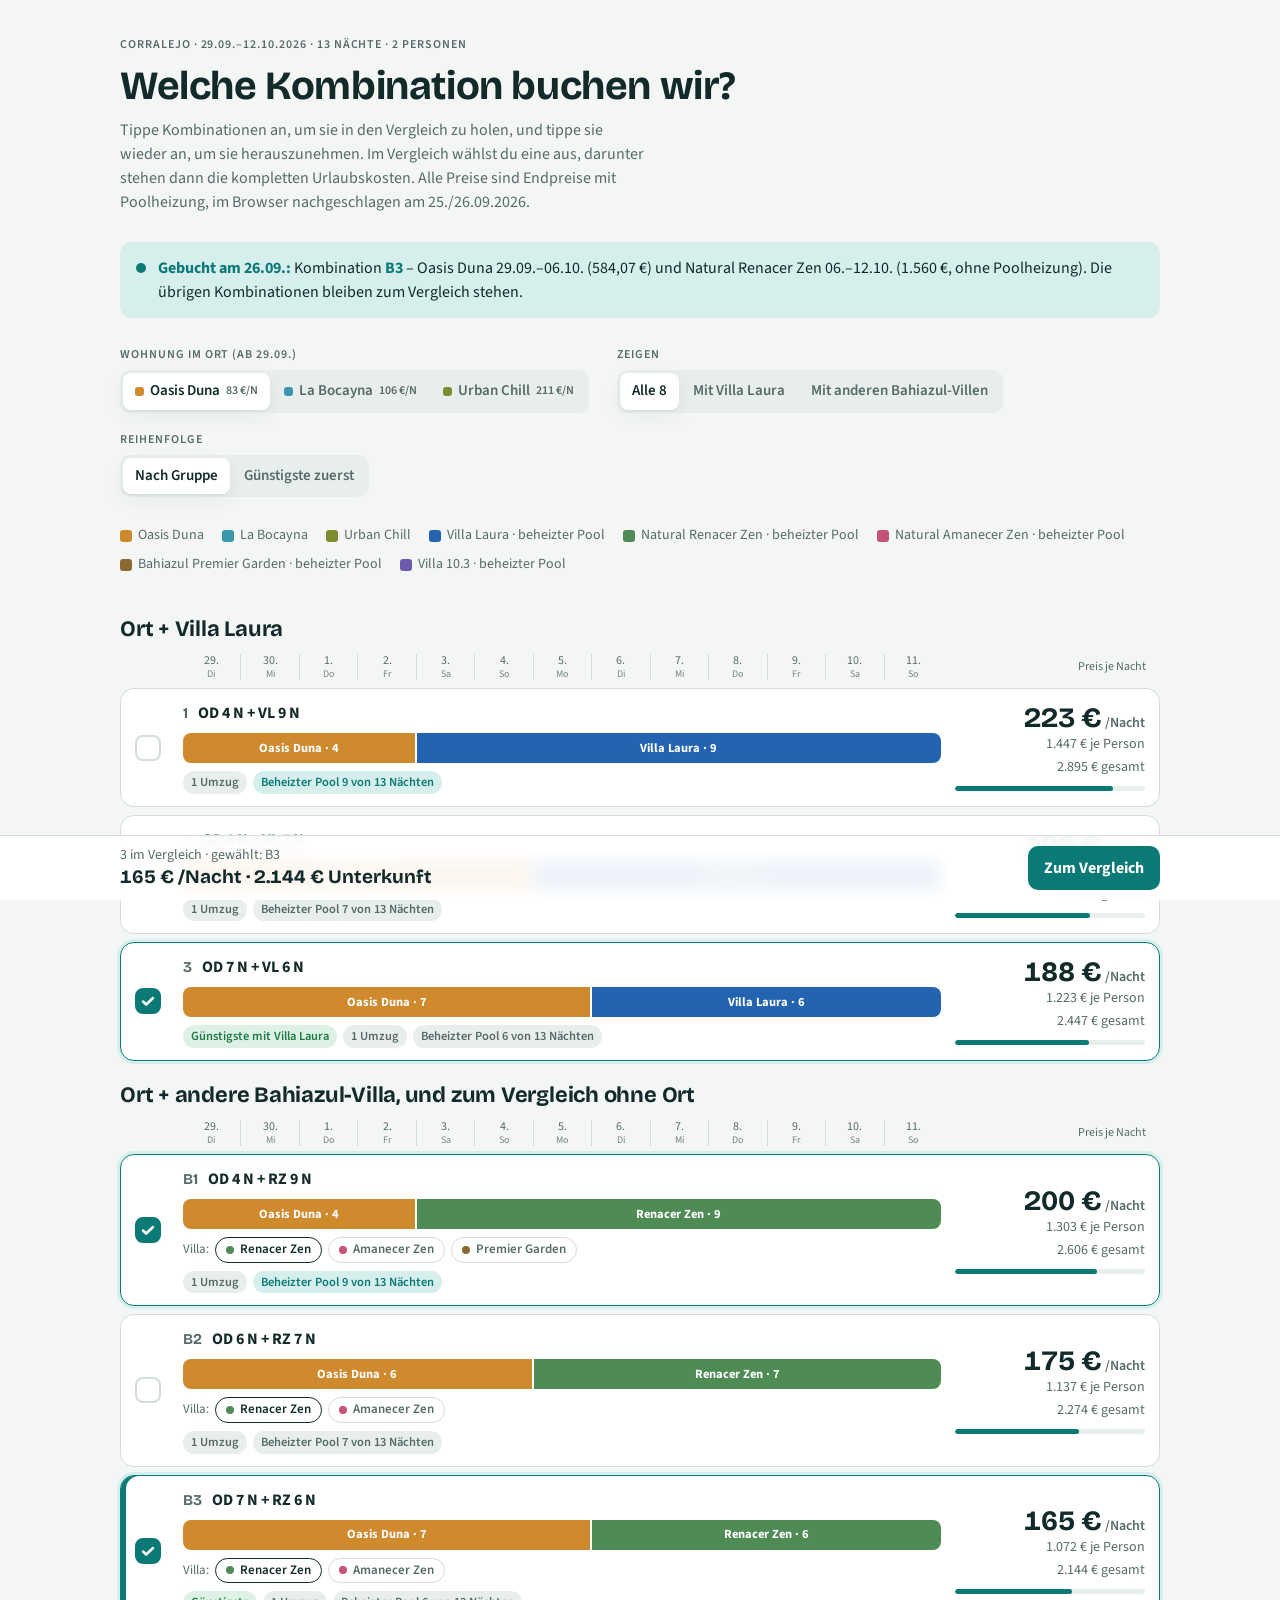
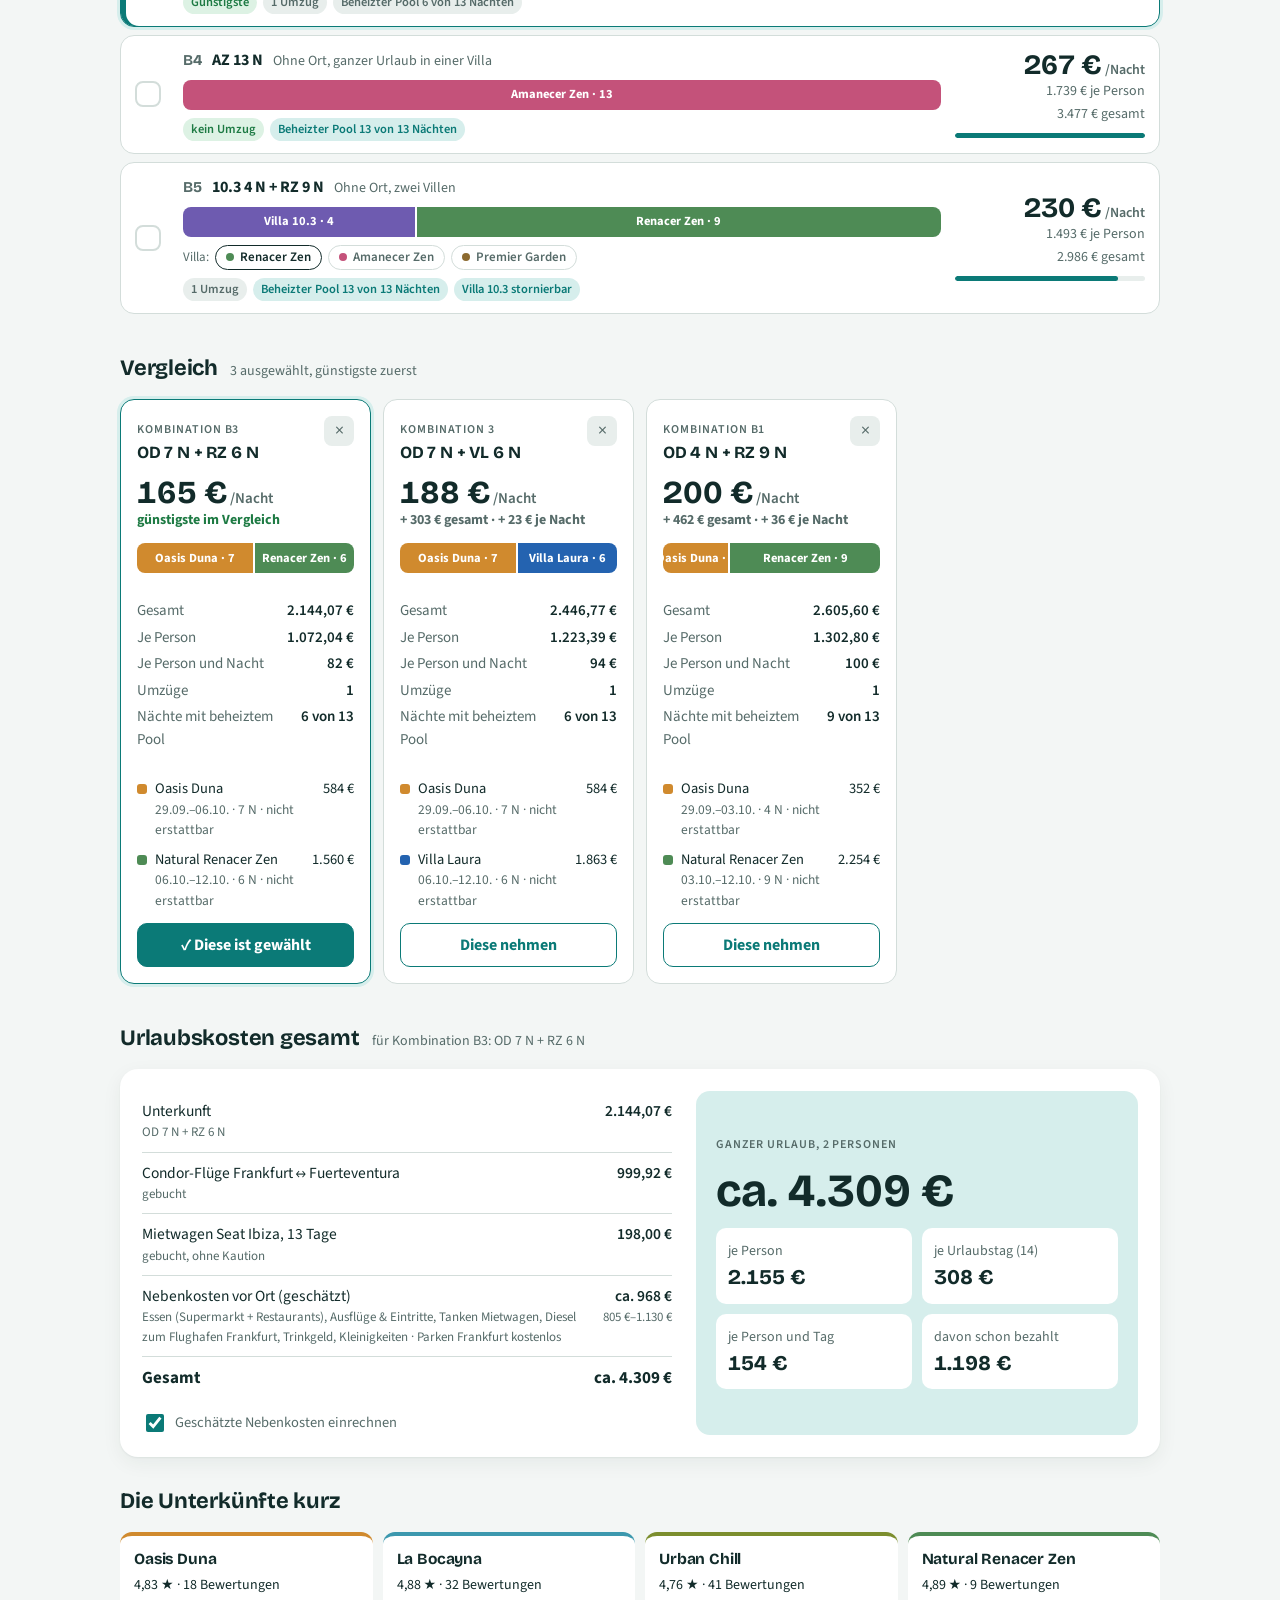
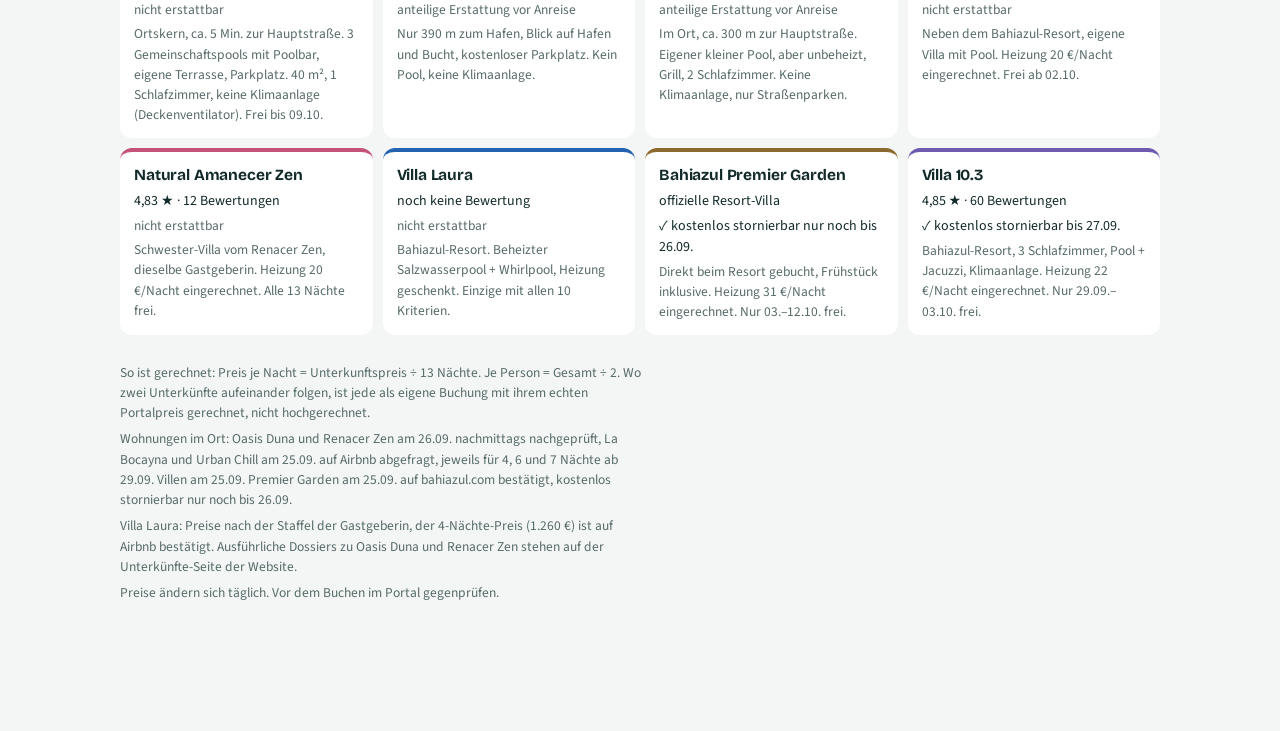
<file: kombi-rechner.html>
<!doctype html>
<html lang="de">
<meta charset="utf-8">
<meta name="viewport" content="width=device-width, initial-scale=1, viewport-fit=cover">
<title>Kombi-Rechner Corralejo</title>
<link rel="preconnect" href="https://fonts.googleapis.com">
<link rel="preconnect" href="https://fonts.gstatic.com" crossorigin>
<link rel="stylesheet" href="https://fonts.googleapis.com/css2?family=Bricolage+Grotesque:opsz,wght@12..96,500;12..96,700&family=Source+Sans+3:wght@400;600;700&display=swap">
<style>
:root{
  --bg:#F3F6F5; --surface:#FFFFFF; --sunk:#E8EEEC; --ink:#122B2A; --muted:#566B69; --line:#D3DDDA;
  --accent:#0B7A77; --accent-ink:#FFFFFF; --accent-soft:#D6EEEC;
  --warn:#9A5B00; --warn-bg:#FFF1D6; --bad:#A1322E; --bad-bg:#FBE3E1; --good:#1D7A43; --good-bg:#DDF2E4;
  --c-OD:#D08A2E; --c-BO:#3C98AE; --c-UC:#7C8E2E; --c-VL:#2463B0; --c-RZ:#4E8B55; --c-AZ:#C4527A; --c-V103:#6E5BB0; --c-PG:#8C6A2F;
  --seg-ink:#FFFFFF;
  --shadow:0 1px 2px rgba(18,43,42,.06),0 6px 20px rgba(18,43,42,.06);
  --display:"Bricolage Grotesque","Segoe UI",system-ui,sans-serif;
  --body:"Source Sans 3","Segoe UI",system-ui,-apple-system,sans-serif;
}
@media (prefers-color-scheme: dark){
  :root:not([data-theme="light"]){
    color-scheme:dark;
    --bg:#0E1716; --surface:#15211F; --sunk:#1C2A28; --ink:#E4EEEC; --muted:#9AB0AD; --line:#2A3A38;
    --accent:#3CC2BC; --accent-ink:#06201F; --accent-soft:#16403D;
    --warn:#F2B35A; --warn-bg:#3A2A10; --bad:#F08A84; --bad-bg:#3A1917; --good:#6CD096; --good-bg:#12321F;
    --c-OD:#D99A45; --c-BO:#58B3C8; --c-UC:#9DB045; --c-VL:#4C86CF; --c-RZ:#63A56A; --c-AZ:#D46B92; --c-V103:#8A78CC; --c-PG:#A8864A;
    --shadow:0 1px 2px rgba(0,0,0,.3),0 6px 20px rgba(0,0,0,.25);
  }
}
:root[data-theme="dark"]{
  color-scheme:dark;
  --bg:#0E1716; --surface:#15211F; --sunk:#1C2A28; --ink:#E4EEEC; --muted:#9AB0AD; --line:#2A3A38;
  --accent:#3CC2BC; --accent-ink:#06201F; --accent-soft:#16403D;
  --warn:#F2B35A; --warn-bg:#3A2A10; --bad:#F08A84; --bad-bg:#3A1917; --good:#6CD096; --good-bg:#12321F;
  --c-OD:#D99A45; --c-BO:#58B3C8; --c-UC:#9DB045; --c-VL:#4C86CF; --c-RZ:#63A56A; --c-AZ:#D46B92; --c-V103:#8A78CC; --c-PG:#A8864A;
  --shadow:0 1px 2px rgba(0,0,0,.3),0 6px 20px rgba(0,0,0,.25);
}
*{box-sizing:border-box}
body{background:var(--bg);color:var(--ink);font-family:var(--body);font-size:16px;line-height:1.5;padding:0 16px 120px}
.wrap{max-width:1040px;margin:0 auto;padding-block:28px 0;display:flex;flex-direction:column;gap:28px}
h1,h2,h3{font-family:var(--display);font-weight:700;text-wrap:balance;margin:0;letter-spacing:-.01em}
h1{font-size:clamp(28px,5vw,40px);line-height:1.1}
h2{font-size:22px}
h3{font-size:17px}
p{margin:0}
.num{font-variant-numeric:tabular-nums}
.muted{color:var(--muted)}
.small{font-size:14px}
.eyebrow{font-size:12px;text-transform:uppercase;letter-spacing:.08em;color:var(--muted);font-weight:600}
header{display:flex;flex-direction:column;gap:10px}
header p{max-width:66ch;color:var(--muted)}
button{font:inherit;color:inherit;cursor:pointer}
button:focus-visible,.row:focus-visible,select:focus-visible,input:focus-visible{outline:3px solid var(--accent);outline-offset:2px}

/* Hinweisbox */
.notice{background:var(--accent-soft);color:var(--ink);border-radius:12px;padding:14px 16px;display:grid;grid-template-columns:auto 1fr;gap:4px 12px;align-items:start}
.notice b{color:var(--accent)}
.notice .dot{width:10px;height:10px;border-radius:50%;background:var(--accent);margin-top:7px}

/* Steuerleiste */
.controls{display:flex;flex-wrap:wrap;gap:18px 28px;align-items:flex-end}
.ctl{display:flex;flex-direction:column;gap:6px}
.seg{display:inline-flex;flex-wrap:wrap;background:var(--sunk);border-radius:10px;padding:3px;gap:2px}
.seg button{border:0;background:transparent;padding:7px 12px;border-radius:8px;font-size:15px;font-weight:600;color:var(--muted);display:inline-flex;gap:6px;align-items:center}
.seg button[aria-pressed="true"]{background:var(--surface);color:var(--ink);box-shadow:var(--shadow)}
.seg button .sw{width:9px;height:9px;border-radius:3px}
.seg button .tag{font-size:12px;font-weight:600;color:var(--muted)}
.seg button.gone{text-decoration:line-through;text-decoration-color:var(--bad)}

/* Legende */
.legend{display:flex;flex-wrap:wrap;gap:8px 18px;font-size:14px;color:var(--muted)}
.legend span{display:inline-flex;align-items:center;gap:6px}
.legend i{width:12px;height:12px;border-radius:3px;display:inline-block}

/* Liste */
.list{display:flex;flex-direction:column;gap:8px}
.groupHead{display:flex;align-items:baseline;gap:12px;flex-wrap:wrap;margin-top:10px}
.axis,.row{display:grid;grid-template-columns:34px minmax(0,1fr) 190px;gap:14px;align-items:center}
.axis{padding:0 14px;font-size:12px;color:var(--muted)}
.axis .days{display:grid;grid-template-columns:repeat(13,1fr)}
.axis .days span{text-align:center;border-left:1px solid var(--line);line-height:1.2}
.axis .days span:first-child{border-left:0}
.axis .days small{display:block;font-size:10px;opacity:.8}
.row{background:var(--surface);border:1.5px solid var(--line);border-radius:14px;padding:12px 14px;cursor:pointer;transition:border-color .15s,box-shadow .15s}
.row:hover{border-color:color-mix(in srgb,var(--accent) 45%,var(--line))}
.row.sel{border-color:var(--accent);box-shadow:0 0 0 3px var(--accent-soft)}
.row.pick{box-shadow:0 0 0 3px var(--accent-soft),inset 5px 0 0 var(--accent)}
.check{width:26px;height:26px;border-radius:8px;border:2px solid var(--line);display:grid;place-items:center;background:var(--surface)}
.row.sel .check{background:var(--accent);border-color:var(--accent)}
.check svg{width:16px;height:16px;opacity:0}
.row.sel .check svg{opacity:1}
.mid{display:flex;flex-direction:column;gap:8px;min-width:0}
.title{display:flex;flex-wrap:wrap;gap:6px 10px;align-items:baseline}
.title .code{font-family:var(--display);font-weight:700;font-size:15px;color:var(--muted)}
.title .name{font-weight:700}
.badges{display:flex;flex-wrap:wrap;gap:6px}
.badge{font-size:12.5px;font-weight:600;padding:2px 8px;border-radius:999px;background:var(--sunk);color:var(--muted);white-space:nowrap}
.badge.good{background:var(--good-bg);color:var(--good)}
.badge.warn{background:var(--warn-bg);color:var(--warn)}
.badge.bad{background:var(--bad-bg);color:var(--bad)}
.badge.acc{background:var(--accent-soft);color:var(--accent)}
.strip{display:grid;grid-template-columns:repeat(13,1fr);height:30px;border-radius:8px;overflow:hidden;gap:2px}
.strip .s{color:var(--seg-ink);font-size:12.5px;font-weight:700;display:flex;align-items:center;justify-content:center;white-space:nowrap;overflow:hidden;padding:0 4px;text-overflow:ellipsis}
.strip .s.gone{background-image:repeating-linear-gradient(135deg,transparent 0 6px,rgba(255,255,255,.35) 6px 9px)}
.pick-villa{display:flex;flex-wrap:wrap;gap:6px;align-items:center;font-size:13px;color:var(--muted)}
.pick-villa button{border:1.5px solid var(--line);background:var(--surface);border-radius:999px;padding:2px 10px;font-size:13px;font-weight:600;display:inline-flex;align-items:center;gap:6px}
.pick-villa button[aria-pressed="true"]{border-color:var(--ink);color:var(--ink)}
.pick-villa button .sw{width:8px;height:8px;border-radius:50%}
.price{text-align:right;display:flex;flex-direction:column;gap:2px}
.price .big{font-family:var(--display);font-size:28px;font-weight:700;line-height:1}
.price .big small{font-family:var(--body);font-size:14px;font-weight:600;color:var(--muted)}
.price .sub{font-size:14px;color:var(--muted)}
.price .bar{height:5px;border-radius:3px;background:var(--sunk);margin-top:6px;overflow:hidden}
.price .bar i{display:block;height:100%;background:var(--accent);border-radius:3px}

/* Vergleich */
.compare{display:flex;flex-direction:column;gap:14px}
.cgrid{display:grid;grid-template-columns:repeat(auto-fill,minmax(250px,1fr));gap:12px}
.ccard{background:var(--surface);border:1.5px solid var(--line);border-radius:14px;padding:16px;display:flex;flex-direction:column;gap:12px}
.ccard.pick{border-color:var(--accent);box-shadow:0 0 0 3px var(--accent-soft)}
.ccard .top{display:flex;justify-content:space-between;gap:8px;align-items:flex-start}
.ccard .x{border:0;background:var(--sunk);border-radius:8px;width:30px;height:30px;font-size:18px;line-height:1;color:var(--muted);flex:none}
.ccard .big{font-family:var(--display);font-size:32px;font-weight:700;line-height:1}
.ccard .big small{font-family:var(--body);font-size:15px;color:var(--muted);font-weight:600}
.kv{display:grid;grid-template-columns:1fr auto;gap:4px 12px;font-size:15px}
.kv dt{color:var(--muted)}
.kv dd{margin:0;text-align:right;font-weight:600}
.delta{font-size:14px;font-weight:700}
.delta.zero{color:var(--good)}
.delta.plus{color:var(--muted)}
.segs{list-style:none;margin:0;padding:0;display:flex;flex-direction:column;gap:8px;font-size:14.5px}
.segs li{display:grid;grid-template-columns:10px 1fr auto;gap:8px;align-items:start}
.segs li i{width:10px;height:10px;border-radius:3px;margin-top:6px}
.segs .meta{color:var(--muted);font-size:13.5px}
.btn{border:1.5px solid var(--accent);background:transparent;color:var(--accent);border-radius:10px;padding:9px 14px;font-weight:700}
.btn.on{background:var(--accent);color:var(--accent-ink)}
.empty{background:var(--surface);border:1.5px dashed var(--line);border-radius:14px;padding:20px;color:var(--muted)}

/* Urlaubskosten */
.total{background:var(--surface);border-radius:18px;padding:22px;box-shadow:var(--shadow);display:grid;grid-template-columns:minmax(0,1.2fr) minmax(0,1fr);gap:24px}
.total .lines{display:flex;flex-direction:column}
.total .line{display:grid;grid-template-columns:1fr auto;gap:12px;padding:9px 0;border-bottom:1px solid var(--line);font-size:15.5px}
.total .line .l small{display:block;color:var(--muted);font-size:13px}
.total .line .v{font-weight:600;text-align:right}
.total .line.sum{border-bottom:0;font-weight:700;font-size:17px}
.total .hero{display:flex;flex-direction:column;gap:14px;justify-content:center;background:var(--accent-soft);border-radius:14px;padding:20px}
.total .hero .big{font-family:var(--display);font-size:clamp(34px,6vw,46px);font-weight:700;line-height:1}
.total .hero .row3{display:grid;grid-template-columns:1fr 1fr;gap:10px}
.total .hero .row3 div{background:var(--surface);border-radius:10px;padding:10px 12px}
.total .hero .row3 b{display:block;font-family:var(--display);font-size:21px}
.toggle{display:inline-flex;gap:8px;align-items:center;font-size:14.5px;color:var(--muted);cursor:pointer}
.toggle input{width:18px;height:18px;accent-color:var(--accent)}

/* Unterkünfte-Steckbriefe */
.facts{display:grid;grid-template-columns:repeat(auto-fill,minmax(230px,1fr));gap:10px}
.fact{background:var(--surface);border-radius:12px;padding:12px 14px;display:flex;flex-direction:column;gap:4px;font-size:14px;border-top:4px solid var(--c)}
.fact h3{font-size:15.5px}
.fact .muted{font-size:13.5px}

/* Leiste unten */
.tray{position:fixed;left:0;right:0;bottom:0;padding:10px 16px calc(10px + env(safe-area-inset-bottom,0px));background:color-mix(in srgb,var(--surface) 92%,transparent);backdrop-filter:blur(8px);border-top:1px solid var(--line);z-index:5}
.tray .in{max-width:1040px;margin:0 auto;display:flex;gap:12px;align-items:center;justify-content:space-between;flex-wrap:wrap}
.tray .pickinfo{display:flex;flex-direction:column;line-height:1.25}
.tray .pickinfo b{font-family:var(--display);font-size:19px}
.tray .go{background:var(--accent);color:var(--accent-ink);border:0;border-radius:10px;padding:10px 16px;font-weight:700}

footer{font-size:13.5px;color:var(--muted);display:flex;flex-direction:column;gap:6px;max-width:75ch}

@media (max-width:720px){
  .axis{display:none}
  .row{grid-template-columns:30px minmax(0,1fr);grid-template-areas:"c m" "p p";row-gap:10px}
  .row .check{grid-area:c;align-self:start}
  .row .mid{grid-area:m}
  .row .price{grid-area:p;text-align:left;flex-direction:row;flex-wrap:wrap;align-items:baseline;gap:4px 14px;padding-left:44px}
  .row .price .bar{display:none}
  .strip .s{font-size:11px;padding:0 2px}
  .total{grid-template-columns:1fr}
  .tray .in{flex-wrap:nowrap}
  .tray .pickinfo b{font-size:15.5px}
  .tray .go{padding:9px 12px;flex:none}
}
@media (prefers-reduced-motion:reduce){*{transition:none!important}}
/* Eingebettet in die Vergleichsseite der Website */
html.eingebettet body{padding:0 0 8px;background:transparent}
html.eingebettet .wrap{padding-block:0;max-width:none}
html.eingebettet header,html.eingebettet .tray{display:none}
</style>

<div class="wrap">
  <header>
    <span class="eyebrow">Corralejo · 29.09.–12.10.2026 · 13 Nächte · 2 Personen</span>
    <h1>Welche Kombination buchen wir?</h1>
    <p>Tippe Kombinationen an, um sie in den Vergleich zu holen, und tippe sie wieder an, um sie herauszunehmen. Im Vergleich wählst du eine aus, darunter stehen dann die kompletten Urlaubskosten. Alle Preise sind Endpreise mit Poolheizung, im Browser nachgeschlagen am 25./26.09.2026.</p>
  </header>

  <div class="notice" role="note">
    <span class="dot" aria-hidden="true"></span>
    <p><b>Gebucht am 26.09.:</b> Kombination <b>B3</b> &ndash; Oasis Duna 29.09.&ndash;06.10. (584,07&nbsp;€) und Natural Renacer Zen 06.&ndash;12.10. (1.560&nbsp;€, ohne Poolheizung). Die übrigen Kombinationen bleiben zum Vergleich stehen.</p>
  </div>

  <div class="controls">
    <div class="ctl">
      <span class="eyebrow">Wohnung im Ort (ab 29.09.)</span>
      <div class="seg" id="t1seg" role="group" aria-label="Wohnung im Ort"></div>
    </div>
    <div class="ctl">
      <span class="eyebrow">Zeigen</span>
      <div class="seg" id="filterseg" role="group" aria-label="Filter">
        <button data-f="alle" aria-pressed="true">Alle 8</button>
        <button data-f="VL" aria-pressed="false">Mit Villa Laura</button>
        <button data-f="BV" aria-pressed="false">Mit anderen Bahiazul-Villen</button>
      </div>
    </div>
    <div class="ctl">
      <span class="eyebrow">Reihenfolge</span>
      <div class="seg" id="sortseg" role="group" aria-label="Sortierung">
        <button data-s="nr" aria-pressed="true">Nach Gruppe</button>
        <button data-s="preis" aria-pressed="false">Günstigste zuerst</button>
      </div>
    </div>
  </div>

  <div class="legend" id="legend"></div>

  <section class="list" id="list" aria-label="Kombinationen"></section>

  <section class="compare" id="vergleich">
    <div class="groupHead"><h2>Vergleich</h2><span class="muted small" id="cmpHint"></span></div>
    <div class="cgrid" id="cgrid"></div>
  </section>

  <section class="compare" id="kosten">
    <div class="groupHead"><h2>Urlaubskosten gesamt</h2><span class="muted small" id="costFor"></span></div>
    <div class="total" id="total"></div>
  </section>

  <section class="compare" aria-label="Unterkünfte im Überblick">
    <h2>Die Unterkünfte kurz</h2>
    <div class="facts" id="facts"></div>
  </section>

  <footer>
    <p>So ist gerechnet: Preis je Nacht = Unterkunftspreis ÷ 13 Nächte. Je Person = Gesamt ÷ 2. Wo zwei Unterkünfte aufeinander folgen, ist jede als eigene Buchung mit ihrem echten Portalpreis gerechnet, nicht hochgerechnet.</p>
    <p>Wohnungen im Ort: Oasis Duna und Renacer Zen am 26.09. nachmittags nachgeprüft, La Bocayna und Urban Chill am 25.09. auf Airbnb abgefragt, jeweils für 4, 6 und 7 Nächte ab 29.09. Villen am 25.09. Premier Garden am 25.09. auf bahiazul.com bestätigt, kostenlos stornierbar nur noch bis 26.09.</p>
    <p>Villa Laura: Preise nach der Staffel der Gastgeberin, der 4-Nächte-Preis (1.260 €) ist auf Airbnb bestätigt. Ausführliche Dossiers zu Oasis Duna und Renacer Zen stehen auf der Unterkünfte-Seite der Website.</p>
    <p>Preise ändern sich täglich. Vor dem Buchen im Portal gegenprüfen.</p>
  </footer>
</div>

<div class="tray" id="tray">
  <div class="in">
    <div class="pickinfo"><span class="muted small" id="trayLabel">Ausgewählt</span><b class="num" id="trayVal">–</b></div>
    <button class="go" id="trayGo">Zum Vergleich</button>
  </div>
</div>

<script>
(function(){
  // In der Website (iframe) eingebettet? Dann Kopf und Leiste ausblenden.
  try { if (window.self !== window.top) document.documentElement.classList.add('eingebettet'); } catch(e){ document.documentElement.classList.add('eingebettet'); }
  var N = 13, PERS = 2, TAGE = 14;
  var START = new Date(2026, 8, 29);

  // Unterkünfte
  var ACC = {
    OD:   {name:'Oasis Duna', short:'Oasis Duna', code:'OD', pool:false,
           rating:'4,83 ★ · 18 Bewertungen', storno:'nicht erstattbar', stornoOk:false,
           info:'Ortskern, ca. 5 Min. zur Hauptstraße. 3 Gemeinschaftspools mit Poolbar, eigene Terrasse, Parkplatz. 40 m², 1 Schlafzimmer, keine Klimaanlage (Deckenventilator). Frei bis 09.10.'},
    BO:   {name:'La Bocayna', short:'La Bocayna', code:'BO', pool:false,
           rating:'4,88 ★ · 32 Bewertungen', storno:'anteilige Erstattung vor Anreise', stornoOk:false,
           info:'Nur 390 m zum Hafen, Blick auf Hafen und Bucht, kostenloser Parkplatz. Kein Pool, keine Klimaanlage.'},
    UC:   {name:'Urban Chill', short:'Urban Chill', code:'UC', pool:false,
           rating:'4,76 ★ · 41 Bewertungen', storno:'anteilige Erstattung vor Anreise', stornoOk:false,
           info:'Im Ort, ca. 300 m zur Hauptstraße. Eigener kleiner Pool, aber unbeheizt, Grill, 2 Schlafzimmer. Keine Klimaanlage, nur Straßenparken.'},
    VL:   {name:'Villa Laura', short:'Villa Laura', code:'VL', pool:true,
           rating:'noch keine Bewertung', storno:'nicht erstattbar', stornoOk:false,
           info:'Bahiazul-Resort. Beheizter Salzwasserpool + Whirlpool, Heizung geschenkt. Einzige mit allen 10 Kriterien.'},
    RZ:   {name:'Natural Renacer Zen', short:'Renacer Zen', code:'RZ', pool:true,
           rating:'4,89 ★ · 9 Bewertungen', storno:'nicht erstattbar', stornoOk:false,
           info:'Neben dem Bahiazul-Resort, eigene Villa mit Pool. Heizung 20 €/Nacht eingerechnet. Frei ab 02.10.'},
    AZ:   {name:'Natural Amanecer Zen', short:'Amanecer Zen', code:'AZ', pool:true,
           rating:'4,83 ★ · 12 Bewertungen', storno:'nicht erstattbar', stornoOk:false,
           info:'Schwester-Villa vom Renacer Zen, dieselbe Gastgeberin. Heizung 20 €/Nacht eingerechnet. Alle 13 Nächte frei.'},
    V103: {name:'Villa 10.3', short:'Villa 10.3', code:'10.3', pool:true,
           rating:'4,85 ★ · 60 Bewertungen', storno:'kostenlos stornierbar bis 27.09.', stornoOk:true,
           info:'Bahiazul-Resort, 3 Schlafzimmer, Pool + Jacuzzi, Klimaanlage. Heizung 22 €/Nacht eingerechnet. Nur 29.09.–03.10. frei.'},
    PG:   {name:'Bahiazul Premier Garden', short:'Premier Garden', code:'PG', pool:true,
           rating:'offizielle Resort-Villa', storno:'kostenlos stornierbar nur noch bis 26.09.', stornoOk:true,
           info:'Direkt beim Resort gebucht, Frühstück inklusive. Heizung 31 €/Nacht eingerechnet. Nur 03.–12.10. frei.'}
  };

  // Preise je Zeitfenster: Schlüssel = "ab Nacht-Nr. - Anzahl Nächte" (Nacht 0 = 29.09.)
  var P = {
    OD:   {'0-4':352,'0-6':506.71,'0-7':584.07},
    BO:   {'0-4':457,'0-6':645,'0-7':740},
    UC:   {'0-4':896,'0-6':1283,'0-7':1477},
    V103: {'0-4':732},
    AZ:   {'0-4':980,'0-13':3477,'4-9':2266,'6-7':1800,'7-6':1557,'8-5':1314,'9-4':1060},
    VL:   {'4-9':2542.56,'6-7':1969.32,'7-6':1862.70,'8-5':1561.29,'9-4':1259.88},
    RZ:   {'4-9':2253.60,'6-7':1767.20,'7-6':1560,'8-5':1280.80},
    PG:   {'4-9':2454}
  };

  var ORT_OPTIONS = ['OD','BO','UC'];

  // Kombinationen. seg: [Unterkunft oder 'ORT' (gewaehlte Wohnung im Ort) oder 'BV' (waehlbare Villa), ab Nacht, Naechte]
  var KOMBIS = [
    {id:'1',  grp:'VL', segs:[['ORT',0,4],['VL',4,9]]},
    {id:'2',  grp:'VL', segs:[['ORT',0,6],['VL',6,7]]},
    {id:'3',  grp:'VL', segs:[['ORT',0,7],['VL',7,6]]},
    {id:'B1', grp:'BV', segs:[['ORT',0,4],['BV',4,9]], opts:['RZ','AZ','PG']},
    {id:'B2', grp:'BV', segs:[['ORT',0,6],['BV',6,7]], opts:['RZ','AZ']},
    {id:'B3', grp:'BV', segs:[['ORT',0,7],['BV',7,6]], opts:['RZ','AZ']},
    {id:'B4', grp:'BV', segs:[['AZ',0,13]], note:'Ohne Ort, ganzer Urlaub in einer Villa'},
    {id:'B5', grp:'BV', segs:[['V103',0,4],['BV',4,9]], opts:['RZ','AZ','PG'], note:'Ohne Ort, zwei Villen'}
  ];

  var FIX = [
    {l:'Condor-Flüge Frankfurt ↔ Fuerteventura', s:'gebucht', v:999.92},
    {l:'Mietwagen Seat Ibiza, 13 Tage', s:'gebucht, ohne Kaution', v:198}
  ];
  var EXTRA = [
    {l:'Essen (Supermarkt + Restaurants)', lo:500, hi:700},
    {l:'Ausflüge & Eintritte', lo:200, hi:300},
    {l:'Tanken Mietwagen', lo:60, hi:75},
    {l:'Diesel zum Flughafen Frankfurt', lo:25, hi:25},
    {l:'Trinkgeld, Kleinigkeiten', lo:20, hi:30}
  ];

  // Zustand
  var S = {ort:'OD', filter:'alle', sort:'nr', sel:['B3','B1','3'], pick:'B3', villa:{}, extras:true};
  try { var saved = JSON.parse(localStorage.getItem('fuerte-kombi-v2') || 'null'); if (saved) for (var k in saved) S[k] = saved[k]; } catch(e){}
  function save(){ try { localStorage.setItem('fuerte-kombi-v2', JSON.stringify(S)); } catch(e){} }

  // Hilfen
  var fmt0 = new Intl.NumberFormat('de-DE',{maximumFractionDigits:0});
  var fmt2 = new Intl.NumberFormat('de-DE',{minimumFractionDigits:2,maximumFractionDigits:2});
  function eur(v){ return fmt0.format(Math.round(v)) + ' €'; }
  function eur2(v){ return fmt2.format(v) + ' €'; }
  var WT = ['So','Mo','Di','Mi','Do','Fr','Sa'];
  function day(i){ var d = new Date(START); d.setDate(d.getDate()+i); return d; }
  function dstr(i){ var d = day(i); return ('0'+d.getDate()).slice(-2)+'.'+('0'+(d.getMonth()+1)).slice(-2)+'.'; }
  function esc(s){ return String(s).replace(/[&<>"]/g,function(c){return {'&':'&amp;','<':'&lt;','>':'&gt;','"':'&quot;'}[c];}); }

  function villaOf(k){ return S.villa[k.id] && k.opts.indexOf(S.villa[k.id]) >= 0 ? S.villa[k.id] : k.opts[0]; }

  // Eine Kombination konkret ausrechnen
  function calc(k){
    var raw = k.segs.map(function(s){
      var a = s[0] === 'ORT' ? S.ort : s[0] === 'BV' ? villaOf(k) : s[0];
      var p = P[a][s[1]+'-'+s[2]];
      return {a:a, from:s[1], n:s[2], price:p, t1:s[0]==='ORT'};
    });
    // gleiche Unterkunft direkt hintereinander: im Streifen zusammenfassen, kein Umzug
    var segs = [];
    raw.forEach(function(r){
      var last = segs[segs.length-1];
      if (last && last.a === r.a) { last.n += r.n; last.price += r.price; last.parts++; }
      else segs.push({a:r.a, from:r.from, n:r.n, price:r.price, parts:1, t1:r.t1});
    });
    var total = raw.reduce(function(s,r){return s+r.price;},0);
    var pool = segs.reduce(function(s,g){return s + (ACC[g.a].pool ? g.n : 0);},0);
    var gone = segs.some(function(g){return ACC[g.a].gone;});
    var storno = segs.filter(function(g){return ACC[g.a].stornoOk;}).map(function(g){return ACC[g.a].short;});
    return {k:k, segs:segs, total:total, ppn:total/N, pp:total/PERS, moves:segs.length-1, pool:pool, gone:gone, storno:storno};
  }

  function allCalc(){ return KOMBIS.map(calc); }

  // --- Legende + Steuerung ---
  function renderT1(){
    var el = document.getElementById('t1seg');
    el.innerHTML = ORT_OPTIONS.map(function(a){
      var tag = eur(P[a]['0-7'] / 7) + '/N';
      return '<button data-t1="'+a+'" aria-pressed="'+(S.ort===a)+'">'+
        '<span class="sw" style="background:var(--c-'+a+')"></span>'+esc(ACC[a].short)+' <span class="tag num">'+tag+'</span></button>';
    }).join('');
  }
  function renderLegend(){
    document.getElementById('legend').innerHTML = ['OD','BO','UC','VL','RZ','AZ','PG','V103'].map(function(a){
      return '<span><i style="background:var(--c-'+a+')"></i>'+esc(ACC[a].name)+(ACC[a].pool?' · beheizter Pool':'')+'</span>';
    }).join('');
  }
  function renderFacts(){
    document.getElementById('facts').innerHTML = ['OD','BO','UC','RZ','AZ','VL','PG','V103'].map(function(a){
      var x = ACC[a];
      return '<div class="fact" style="--c:var(--c-'+a+')"><h3>'+esc(x.name)+'</h3>'+
        '<span>'+esc(x.rating)+'</span><span class="'+(x.stornoOk?'':'muted')+'">'+(x.stornoOk?'✓ ':'')+esc(x.storno)+'</span>'+
        '<span class="muted">'+esc(x.info)+'</span></div>';
    }).join('');
  }

  // --- Liste ---
  function stripHTML(c){
    return '<div class="strip" aria-hidden="true">' + c.segs.map(function(g){
      var label = g.n >= 4 ? ACC[g.a].short + ' · ' + g.n : g.n + '';
      return '<div class="s'+(ACC[g.a].gone?' gone':'')+'" style="grid-column:span '+g.n+';background:var(--c-'+g.a+')" title="'+esc(ACC[g.a].name)+' '+dstr(g.from)+'–'+dstr(g.from+g.n)+'">'+esc(label)+'</div>';
    }).join('') + '</div>';
  }
  function axisHTML(){
    var h = '<div class="axis" aria-hidden="true"><span></span><div class="days">';
    for (var i=0;i<N;i++){ var d = day(i); h += '<span>'+d.getDate()+'.<small>'+WT[d.getDay()]+'</small></span>'; }
    return h + '</div><span style="text-align:right">Preis je Nacht</span></div>';
  }
  function badgesHTML(c, best){
    var b = [];
    if (c.k.id === best.cheap) b.push('<span class="badge good">Günstigste</span>');
    if (c.k.id === best.cheapVL) b.push('<span class="badge good">Günstigste mit Villa Laura</span>');
    b.push('<span class="badge'+(c.moves===0?' good':'')+'">'+(c.moves===0?'kein Umzug':c.moves===1?'1 Umzug':c.moves+' Umzüge')+'</span>');
    b.push('<span class="badge'+(c.pool>=9?' acc':'')+'">Beheizter Pool '+c.pool+' von 13 Nächten</span>');
    if (c.storno.length) b.push('<span class="badge acc">'+esc(c.storno.join(' + '))+' stornierbar</span>');
    if (c.gone) b.push('<span class="badge bad">Casita ausgebucht</span>');
    return '<div class="badges">'+b.join('')+'</div>';
  }
  function villaPickHTML(k){
    if (!k.opts || k.opts.length < 2) return '';
    var v = villaOf(k);
    return '<div class="pick-villa">Villa: ' + k.opts.map(function(a){
      return '<button data-villa="'+a+'" data-k="'+k.id+'" aria-pressed="'+(v===a)+'"><span class="sw" style="background:var(--c-'+a+')"></span>'+esc(ACC[a].short)+'</button>';
    }).join('') + '</div>';
  }
  function kName(c){
    var parts = c.segs.map(function(g){ return ACC[g.a].code + ' ' + g.n + ' N'; });
    return parts.join(' + ');
  }
  function bestOf(cs){
    var ok = cs.filter(function(c){return !c.gone;});
    var min = function(arr){ return arr.reduce(function(m,c){return !m||c.total<m.total?c:m;},null); };
    var ch = min(ok), vl = min(ok.filter(function(c){return c.segs.some(function(g){return g.a==='VL';});}));
    return {cheap: ch && ch.k.id, cheapVL: vl && vl.k.id, max: Math.max.apply(null, cs.map(function(c){return c.total;}))};
  }

  function renderList(){
    var cs = allCalc(), best = bestOf(cs);
    var shown = cs.filter(function(c){ return S.filter==='alle' || c.k.grp===S.filter; });
    if (S.sort === 'preis') shown.sort(function(a,b){return a.total-b.total;});
    var html = '';
    var groups = S.sort === 'preis' ? [['',shown]] : [
      ['Ort + Villa Laura', shown.filter(function(c){return c.k.grp==='VL';})],
      ['Ort + andere Bahiazul-Villa, und zum Vergleich ohne Ort', shown.filter(function(c){return c.k.grp==='BV';})]
    ];
    groups.forEach(function(g){
      if (!g[1].length) return;
      if (g[0]) html += '<div class="groupHead"><h2>'+esc(g[0])+'</h2></div>';
      html += axisHTML();
      g[1].forEach(function(c){
        var sel = S.sel.indexOf(c.k.id) >= 0;
        html += '<div class="row'+(sel?' sel':'')+(S.pick===c.k.id&&sel?' pick':'')+'" role="checkbox" tabindex="0" aria-checked="'+sel+'" data-id="'+c.k.id+'">'+
          '<span class="check"><svg viewBox="0 0 16 16" fill="none" stroke="var(--accent-ink)" stroke-width="2.5" stroke-linecap="round" stroke-linejoin="round"><path d="M3 8.5l3.2 3L13 5"/></svg></span>'+
          '<div class="mid"><div class="title"><span class="code">'+esc(c.k.id)+'</span><span class="name">'+esc(kName(c))+'</span>'+
          (c.k.note?'<span class="muted small">'+esc(c.k.note)+'</span>':'')+'</div>'+
          stripHTML(c) + villaPickHTML(c.k) + badgesHTML(c,best) + '</div>'+
          '<div class="price"><span class="big num">'+eur(c.ppn)+'<small> /Nacht</small></span>'+
          '<span class="sub num">'+eur(c.pp)+' je Person</span><span class="sub num">'+eur(c.total)+' gesamt</span>'+
          '<span class="bar"><i style="width:'+(c.total/best.max*100).toFixed(1)+'%"></i></span></div>'+
        '</div>';
      });
    });
    document.getElementById('list').innerHTML = html;
  }

  // --- Vergleich ---
  function renderCompare(){
    var cs = allCalc().filter(function(c){return S.sel.indexOf(c.k.id)>=0;}).sort(function(a,b){return a.total-b.total;});
    var el = document.getElementById('cgrid');
    document.getElementById('cmpHint').textContent = cs.length ? cs.length+' ausgewählt, günstigste zuerst' : '';
    if (!cs.length){ el.innerHTML = '<div class="empty">Noch nichts ausgewählt. Tippe oben auf eine Kombination.</div>'; return; }
    if (S.sel.indexOf(S.pick) < 0) S.pick = cs[0].k.id;
    var min = cs[0].total;
    el.innerHTML = cs.map(function(c){
      var d = c.total - min, pick = S.pick === c.k.id;
      return '<article class="ccard'+(pick?' pick':'')+'">'+
        '<div class="top"><div><span class="eyebrow">Kombination '+esc(c.k.id)+'</span><h3>'+esc(kName(c))+'</h3></div>'+
        '<button class="x" data-rm="'+c.k.id+'" aria-label="Kombination '+esc(c.k.id)+' aus dem Vergleich nehmen">×</button></div>'+
        '<div><span class="big num">'+eur(c.ppn)+'<small> /Nacht</small></span><div class="delta num '+(d<0.5?'zero':'plus')+'">'+(d<0.5?'günstigste im Vergleich':'+ '+eur(d)+' gesamt · + '+eur(d/N)+' je Nacht')+'</div></div>'+
        stripHTML(c)+
        '<dl class="kv num"><dt>Gesamt</dt><dd>'+eur2(c.total)+'</dd><dt>Je Person</dt><dd>'+eur2(c.pp)+'</dd>'+
        '<dt>Je Person und Nacht</dt><dd>'+eur(c.ppn/PERS)+'</dd><dt>Umzüge</dt><dd>'+c.moves+'</dd><dt>Nächte mit beheiztem Pool</dt><dd>'+c.pool+' von 13</dd></dl>'+
        '<ul class="segs">'+c.segs.map(function(g){
          return '<li><i style="background:var(--c-'+g.a+')"></i><div>'+esc(ACC[g.a].name)+(ACC[g.a].gone?' <b style="color:var(--bad)">ausgebucht</b>':'')+
            '<div class="meta">'+dstr(g.from)+'–'+dstr(g.from+g.n)+' · '+g.n+' N · '+esc(ACC[g.a].storno)+(g.parts>1?' · als 2 Buchungen gerechnet':'')+'</div></div>'+
            '<span class="num">'+eur(g.price)+'</span></li>';
        }).join('')+'</ul>'+
        '<button class="btn'+(pick?' on':'')+'" data-pick="'+c.k.id+'" aria-pressed="'+pick+'">'+(pick?'✓ Diese ist gewählt':'Diese nehmen')+'</button>'+
      '</article>';
    }).join('');
  }

  // --- Urlaubskosten ---
  function renderTotal(){
    var c = allCalc().filter(function(x){return x.k.id===S.pick && S.sel.indexOf(x.k.id)>=0;})[0];
    var el = document.getElementById('total');
    if (!c){ document.getElementById('costFor').textContent=''; el.innerHTML = '<div class="empty">Wähle im Vergleich eine Kombination mit „Diese nehmen“.</div>'; return; }
    document.getElementById('costFor').textContent = 'für Kombination ' + c.k.id + ': ' + kName(c);
    var fix = FIX.reduce(function(s,f){return s+f.v;},0);
    var lo = EXTRA.reduce(function(s,e){return s+e.lo;},0), hi = EXTRA.reduce(function(s,e){return s+e.hi;},0), mid = (lo+hi)/2;
    var sum = c.total + fix + (S.extras ? mid : 0);
    var lines = '<div class="line"><span class="l">Unterkunft<small>'+esc(kName(c))+'</small></span><span class="v num">'+eur2(c.total)+'</span></div>';
    FIX.forEach(function(f){ lines += '<div class="line"><span class="l">'+esc(f.l)+'<small>'+esc(f.s)+'</small></span><span class="v num">'+eur2(f.v)+'</span></div>'; });
    lines += '<div class="line"><span class="l">Nebenkosten vor Ort (geschätzt)<small>'+EXTRA.map(function(e){return esc(e.l);}).join(', ')+' · Parken Frankfurt kostenlos</small></span>'+
      '<span class="v num">'+(S.extras ? 'ca. '+eur(mid) : '<span class="muted">nicht eingerechnet</span>')+'<small class="muted" style="display:block;font-weight:400">'+eur(lo)+'–'+eur(hi)+'</small></span></div>';
    lines += '<div class="line sum"><span>Gesamt</span><span class="num">'+(S.extras?'ca. ':'')+eur(sum)+'</span></div>';
    el.innerHTML = '<div class="lines">'+lines+
      '<label class="toggle" style="margin-top:10px"><input type="checkbox" id="extrasToggle"'+(S.extras?' checked':'')+'> Geschätzte Nebenkosten einrechnen</label></div>'+
      '<div class="hero"><span class="eyebrow">Ganzer Urlaub, 2 Personen</span><span class="big num">'+(S.extras?'ca. ':'')+eur(sum)+'</span>'+
      '<div class="row3 num"><div><span class="muted small">je Person</span><b>'+eur(sum/PERS)+'</b></div>'+
      '<div><span class="muted small">je Urlaubstag (14)</span><b>'+eur(sum/TAGE)+'</b></div>'+
      '<div><span class="muted small">je Person und Tag</span><b>'+eur(sum/PERS/TAGE)+'</b></div>'+
      '<div><span class="muted small">davon schon bezahlt</span><b>'+eur(fix)+'</b></div></div></div>';
  }

  function renderTray(){
    var c = allCalc().filter(function(x){return x.k.id===S.pick && S.sel.indexOf(x.k.id)>=0;})[0];
    document.getElementById('trayLabel').textContent = S.sel.length + ' im Vergleich' + (c ? ' · gewählt: ' + c.k.id : '');
    document.getElementById('trayVal').textContent = c ? eur(c.ppn) + ' /Nacht · ' + eur(c.total) + ' Unterkunft' : 'Noch keine gewählt';
  }

  function renderSegs(){
    document.querySelectorAll('#filterseg button').forEach(function(b){ b.setAttribute('aria-pressed', b.dataset.f===S.filter); });
    document.querySelectorAll('#sortseg button').forEach(function(b){ b.setAttribute('aria-pressed', b.dataset.s===S.sort); });
  }

  function render(){ renderT1(); renderSegs(); renderList(); renderCompare(); renderTotal(); renderTray(); save(); }

  // --- Bedienung ---
  function toggleSel(id){
    var i = S.sel.indexOf(id);
    if (i >= 0) S.sel.splice(i,1); else { S.sel.push(id); if (S.sel.length === 1) S.pick = id; }
    render();
  }
  document.addEventListener('click', function(e){
    var t = e.target.closest('button,.row,input'); if (!t) return;
    if (t.dataset.t1){ S.ort = t.dataset.t1; render(); return; }
    if (t.dataset.f){ S.filter = t.dataset.f; render(); return; }
    if (t.dataset.s){ S.sort = t.dataset.s; render(); return; }
    if (t.dataset.villa){ S.villa[t.dataset.k] = t.dataset.villa; render(); return; }
    if (t.dataset.rm){ toggleSel(t.dataset.rm); return; }
    if (t.dataset.pick){ S.pick = t.dataset.pick; render(); document.getElementById('kosten').scrollIntoView({behavior:'smooth',block:'start'}); return; }
    if (t.id === 'extrasToggle'){ S.extras = t.checked; render(); return; }
    if (t.id === 'trayGo'){ document.getElementById('vergleich').scrollIntoView({behavior:'smooth',block:'start'}); return; }
    if (t.classList.contains('row')) toggleSel(t.dataset.id);
  });
  document.addEventListener('keydown', function(e){
    var r = e.target.closest && e.target.closest('.row');
    if (r && e.target === r && (e.key === ' ' || e.key === 'Enter')) { e.preventDefault(); toggleSel(r.dataset.id); }
  });

  renderLegend(); renderFacts(); render();
})();
</script>
</file>
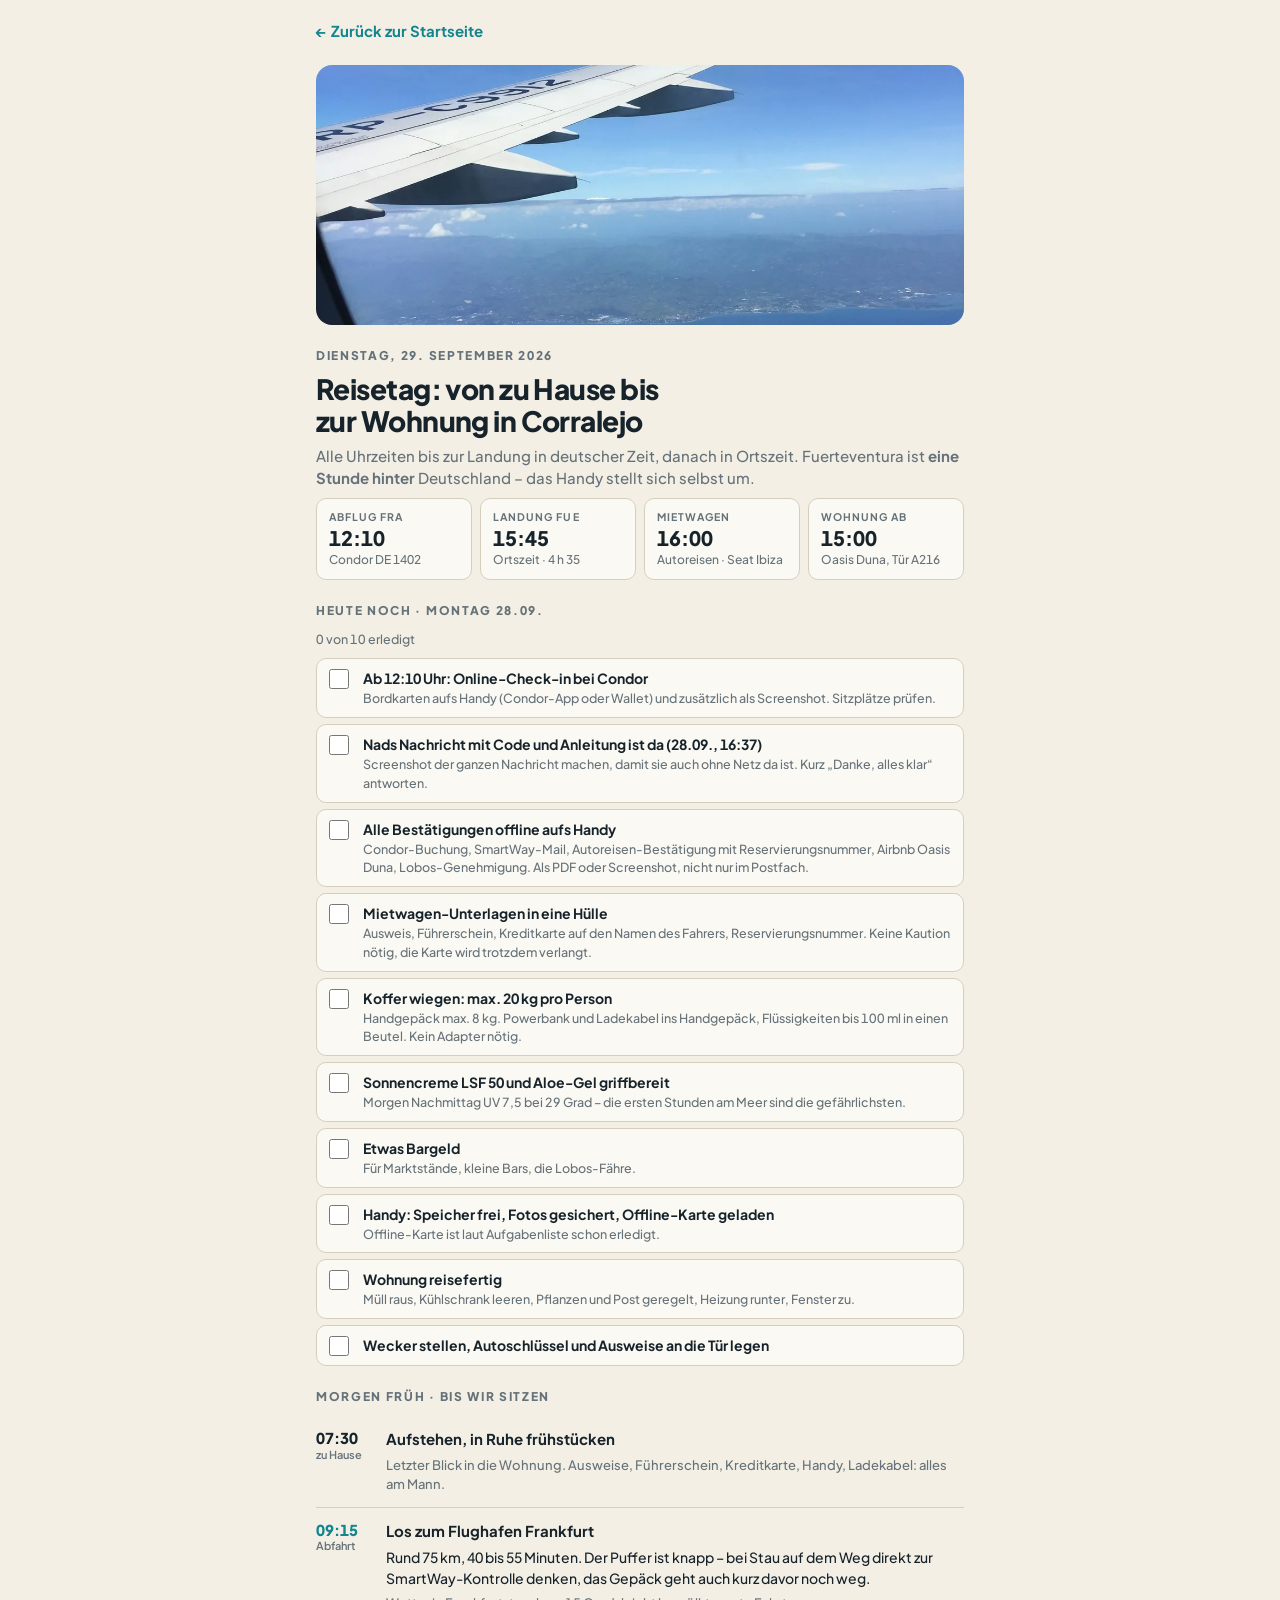
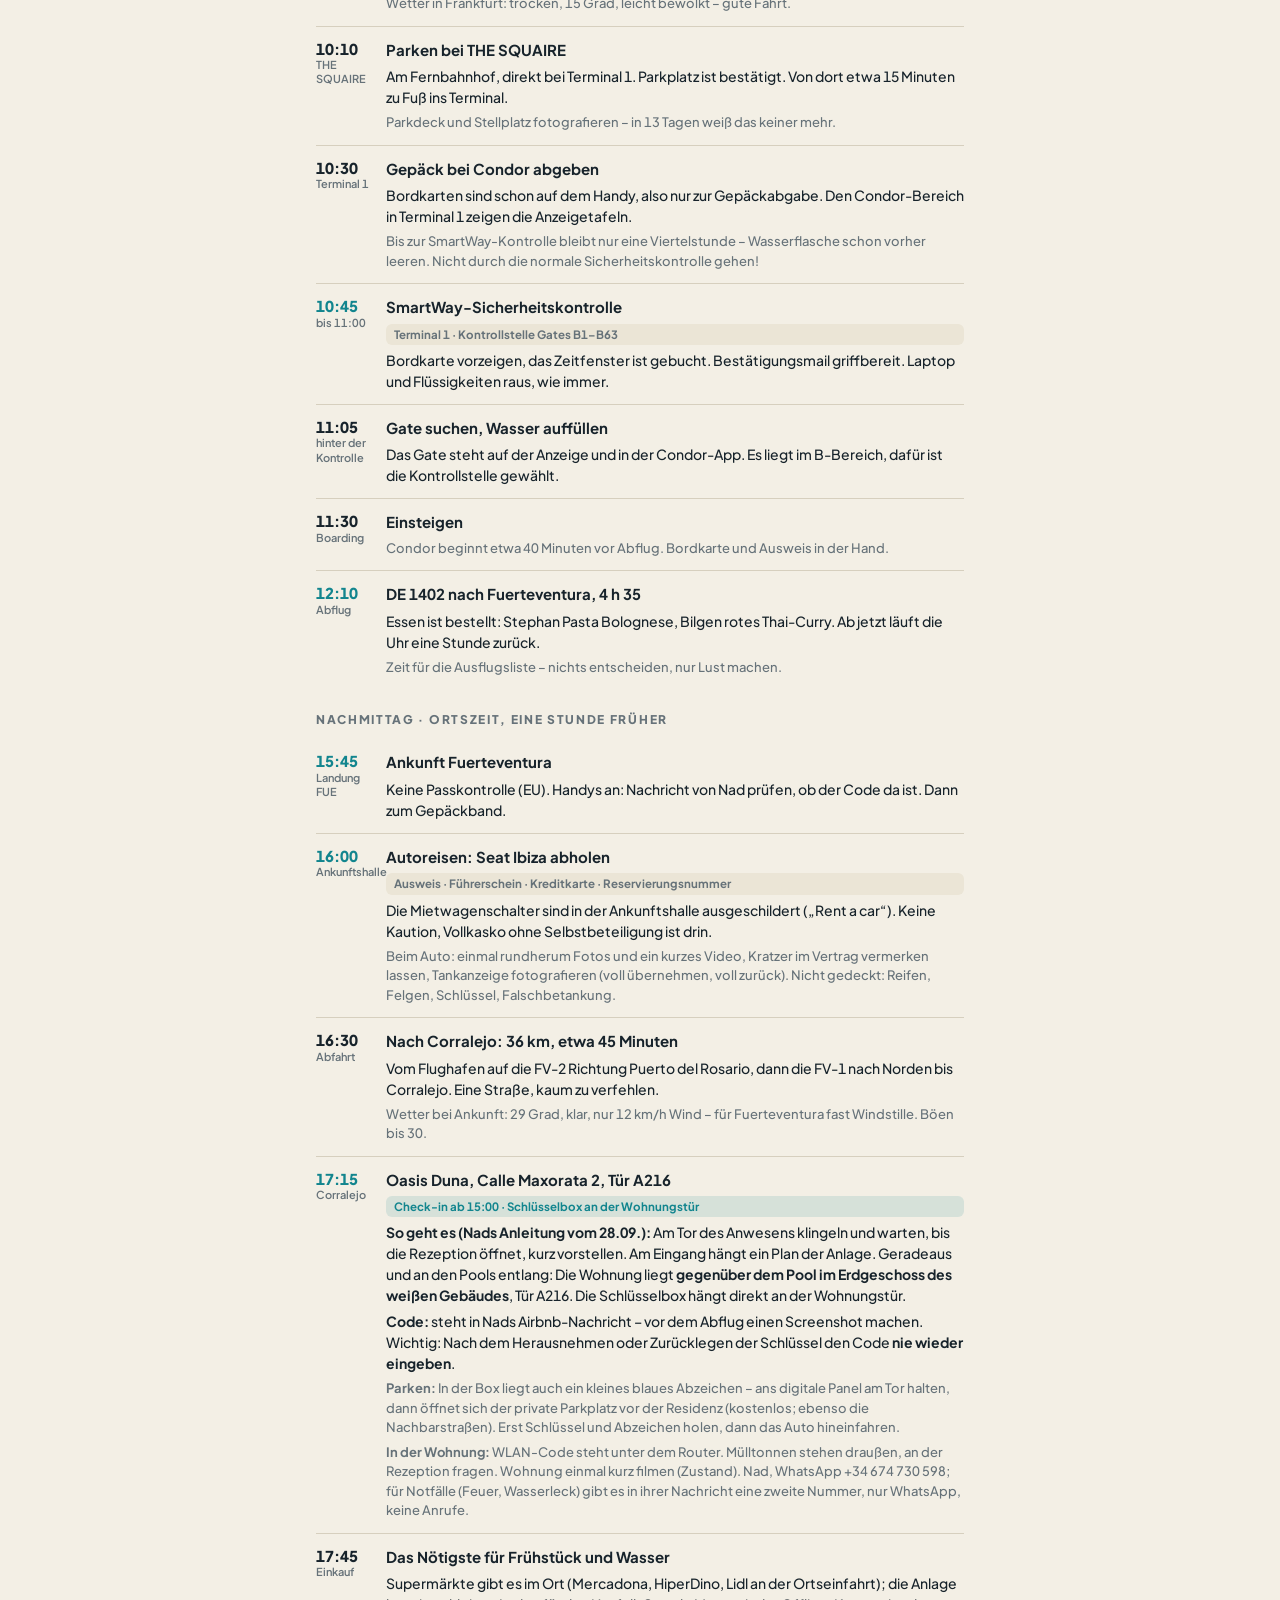
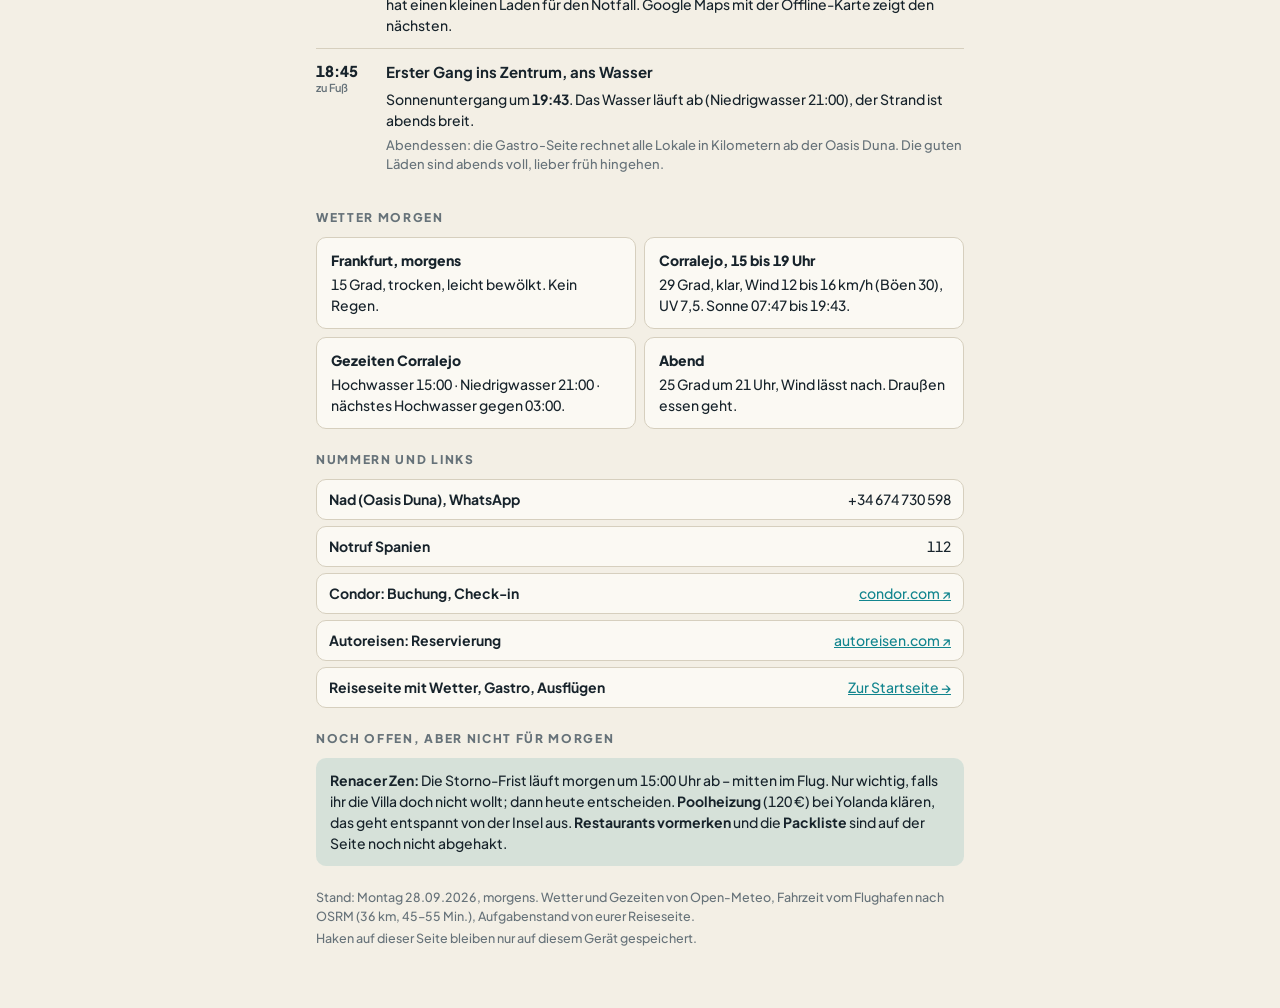
<file: reisetag.html>
<!doctype html>
<html lang="de">
<head>
<meta charset="utf-8">
<meta name="viewport" content="width=device-width, initial-scale=1, viewport-fit=cover">
<meta name="robots" content="noindex">
<title>Reisetag – Fuerteventura 2026</title>
<link rel="stylesheet" href="https://fonts.googleapis.com/css2?family=Plus+Jakarta+Sans:wght@500;600;700;800&display=swap">
<style>
  html, body { padding: env(safe-area-inset-top, 0px) 0 env(safe-area-inset-bottom, 0px); }

  :root {
    --bg: #f3efe5; --surface: #fbf9f3; --surface2: #ebe5d6; --border: #d6cfbe;
    --ink: #17232b; --dim: #667279; --accent: #12858e; --accent-soft: rgba(18,133,142,.13);
    --warm: #b8672c; --warn: #c4402c; --ok: #2f8f5b;
    --sans: "Plus Jakarta Sans", ui-sans-serif, system-ui, sans-serif;
  }
  @media (prefers-color-scheme: dark) {
    :root:not([data-theme="light"]) { color-scheme: dark; --bg: #0f1a21; --surface: #16242c; --surface2: #1d2e38; --border: #2b3f4a; --ink: #edf1f2; --dim: #9aabb2; --accent: #3fcbd3; --accent-soft: rgba(63,203,211,.16); --warm: #e39a62; --warn: #f07a66; --ok: #5fc48c; }
  }
  :root[data-theme="dark"] { color-scheme: dark; --bg: #0f1a21; --surface: #16242c; --surface2: #1d2e38; --border: #2b3f4a; --ink: #edf1f2; --dim: #9aabb2; --accent: #3fcbd3; --accent-soft: rgba(63,203,211,.16); --warm: #e39a62; --warn: #f07a66; --ok: #5fc48c; }
  * { box-sizing: border-box; }
  body { margin: 0; background: var(--bg); color: var(--ink); font: 500 15px/1.5 var(--sans); font-variant-numeric: tabular-nums; }
  .wrap { max-width: 680px; margin: 0 auto; padding-inline: 16px; padding-block: 20px 60px; display: grid; gap: 22px; }
  h1 { margin: 0; font-size: 28px; font-weight: 800; letter-spacing: -.02em; line-height: 1.15; text-wrap: balance; }
  h2 { margin: 0; font-size: 12px; letter-spacing: .14em; text-transform: uppercase; color: var(--dim); font-weight: 800; }
  p { margin: 0; }
  a { color: var(--accent); }
  .kopf { display: grid; gap: 8px; }
  .kopfbild { display: block; width: 100%; height: clamp(150px, 30vw, 260px); object-fit: cover; border-radius: 16px; }
  .kopf p { color: var(--dim); }
  .eck { display: grid; grid-template-columns: repeat(4, minmax(0, 1fr)); gap: 8px; }
  @media (max-width: 480px) { .eck { grid-template-columns: repeat(2, minmax(0, 1fr)); } }
  .eck div { display: grid; gap: 2px; padding: 10px 12px; border-radius: 10px; background: var(--surface); border: 1px solid var(--border); }
  .eck small { font-size: 10.5px; letter-spacing: .1em; text-transform: uppercase; color: var(--dim); font-weight: 700; }
  .eck b { font-size: 20px; font-weight: 800; line-height: 1.1; }
  .eck span { font-size: 12px; color: var(--dim); }
  .hinweis { padding: 12px 14px; border-radius: 10px; background: var(--accent-soft); font-size: 14px; }
  .hinweis b { font-weight: 700; }
  .hinweis.warn { background: rgba(196,64,44,.12); }
  section { display: grid; gap: 10px; }
  .tl { display: grid; gap: 0; }
  .schritt { display: grid; grid-template-columns: 58px 1fr; gap: 12px; padding: 12px 0; border-bottom: 1px solid var(--border); }
  .schritt:last-child { border-bottom: 0; }
  .schritt .zeit { font-weight: 800; font-size: 15px; line-height: 1.3; }
  .schritt .zeit small { display: block; font-weight: 600; font-size: 11px; color: var(--dim); }
  .schritt .was { display: grid; gap: 5px; min-width: 0; }
  .schritt .was b { font-weight: 700; }
  .schritt .was p { font-size: 14px; color: var(--ink); }
  .schritt .was p.d { color: var(--dim); font-size: 13px; }
  .schritt.wichtig .zeit { color: var(--accent); }
  .schritt .tag { display: inline-block; padding: 2px 8px; border-radius: 6px; background: var(--surface2); font-size: 11.5px; font-weight: 700; color: var(--dim); }
  .schritt .tag.ort { background: var(--accent-soft); color: var(--accent); }
  .liste { display: grid; gap: 6px; }
  .liste label { display: grid; grid-template-columns: 24px 1fr; gap: 10px; align-items: start; padding: 9px 12px; border-radius: 10px; background: var(--surface); border: 1px solid var(--border); cursor: pointer; }
  .liste label input { width: 20px; height: 20px; margin: 1px 0 0; accent-color: var(--accent); }
  .liste label span { font-size: 14px; }
  .liste label span small { display: block; color: var(--dim); font-size: 12.5px; }
  .liste label:has(input:checked) { opacity: .55; }
  .liste label:has(input:checked) span { text-decoration: line-through; }
  .zaehler { font-size: 12.5px; color: var(--dim); }
  .wetter { display: grid; grid-template-columns: 1fr 1fr; gap: 8px; }
  @media (max-width: 480px) { .wetter { grid-template-columns: 1fr; } }
  .wetter div { padding: 12px 14px; border-radius: 10px; background: var(--surface); border: 1px solid var(--border); font-size: 14px; display: grid; gap: 3px; }
  .wetter b { font-weight: 800; }
  .kontakt { display: grid; gap: 6px; }
  .kontakt div { display: flex; justify-content: space-between; gap: 10px; padding: 9px 12px; border-radius: 10px; background: var(--surface); border: 1px solid var(--border); font-size: 14px; flex-wrap: wrap; }
  .kontakt div b { font-weight: 700; }
  .kontakt div span { user-select: all; -webkit-user-select: all; }
  .fuss { color: var(--dim); font-size: 12.5px; display: grid; gap: 4px; }
</style>
</head>
<body>


<div class="wrap">
  <p><a href="index.html" style="font-weight:700;text-decoration:none">← Zurück zur Startseite</a></p>
  <img class="kopfbild" src="images/kopf-reisetag.webp" alt="" decoding="async">
  <header class="kopf">
    <h2>Dienstag, 29. September 2026</h2>
    <h1>Reisetag: von zu Hause bis zur Wohnung in Corralejo</h1>
    <p>Alle Uhrzeiten bis zur Landung in deutscher Zeit, danach in Ortszeit. Fuerteventura ist <b>eine Stunde hinter</b> Deutschland – das Handy stellt sich selbst um.</p>
    <div class="eck">
      <div><small>Abflug FRA</small><b>12:10</b><span>Condor DE 1402</span></div>
      <div><small>Landung FUE</small><b>15:45</b><span>Ortszeit · 4 h 35</span></div>
      <div><small>Mietwagen</small><b>16:00</b><span>Autoreisen · Seat Ibiza</span></div>
      <div><small>Wohnung ab</small><b>15:00</b><span>Oasis Duna, Tür A216</span></div>
    </div>
  </header>

  <section>
    <h2>Heute noch · Montag 28.09.</h2>
    <p class="zaehler" id="z-heute"></p>
    <div class="liste" data-liste="heute">
      <label><input type="checkbox" data-id="h-checkin"><span><b>Ab 12:10 Uhr: Online-Check-in bei Condor</b><small>Bordkarten aufs Handy (Condor-App oder Wallet) und zusätzlich als Screenshot. Sitzplätze prüfen.</small></span></label>
      <label><input type="checkbox" data-id="h-nad"><span><b>Nads Nachricht mit Code und Anleitung ist da (28.09., 16:37)</b><small>Screenshot der ganzen Nachricht machen, damit sie auch ohne Netz da ist. Kurz „Danke, alles klar“ antworten.</small></span></label>
      <label><input type="checkbox" data-id="h-belege"><span><b>Alle Bestätigungen offline aufs Handy</b><small>Condor-Buchung, SmartWay-Mail, Autoreisen-Bestätigung mit Reservierungsnummer, Airbnb Oasis Duna, Lobos-Genehmigung. Als PDF oder Screenshot, nicht nur im Postfach.</small></span></label>
      <label><input type="checkbox" data-id="h-mietwagen"><span><b>Mietwagen-Unterlagen in eine Hülle</b><small>Ausweis, Führerschein, Kreditkarte auf den Namen des Fahrers, Reservierungsnummer. Keine Kaution nötig, die Karte wird trotzdem verlangt.</small></span></label>
      <label><input type="checkbox" data-id="h-koffer"><span><b>Koffer wiegen: max. 20 kg pro Person</b><small>Handgepäck max. 8 kg. Powerbank und Ladekabel ins Handgepäck, Flüssigkeiten bis 100 ml in einen Beutel. Kein Adapter nötig.</small></span></label>
      <label><input type="checkbox" data-id="h-sonne"><span><b>Sonnencreme LSF 50 und Aloe-Gel griffbereit</b><small>Morgen Nachmittag UV 7,5 bei 29 Grad – die ersten Stunden am Meer sind die gefährlichsten.</small></span></label>
      <label><input type="checkbox" data-id="h-geld"><span><b>Etwas Bargeld</b><small>Für Marktstände, kleine Bars, die Lobos-Fähre.</small></span></label>
      <label><input type="checkbox" data-id="h-handy"><span><b>Handy: Speicher frei, Fotos gesichert, Offline-Karte geladen</b><small>Offline-Karte ist laut Aufgabenliste schon erledigt.</small></span></label>
      <label><input type="checkbox" data-id="h-wohnung"><span><b>Wohnung reisefertig</b><small>Müll raus, Kühlschrank leeren, Pflanzen und Post geregelt, Heizung runter, Fenster zu.</small></span></label>
      <label><input type="checkbox" data-id="h-wecker"><span><b>Wecker stellen, Autoschlüssel und Ausweise an die Tür legen</b></span></label>
    </div>
  </section>

  <section>
    <h2>Morgen früh · bis wir sitzen</h2>
    <div class="tl">
      <div class="schritt"><div class="zeit">07:30<small>zu Hause</small></div><div class="was"><b>Aufstehen, in Ruhe frühstücken</b><p class="d">Letzter Blick in die Wohnung. Ausweise, Führerschein, Kreditkarte, Handy, Ladekabel: alles am Mann.</p></div></div>
      <div class="schritt wichtig"><div class="zeit">09:15<small>Abfahrt</small></div><div class="was"><b>Los zum Flughafen Frankfurt</b><p>Rund 75 km, 40 bis 55 Minuten. Der Puffer ist knapp – bei Stau auf dem Weg direkt zur SmartWay-Kontrolle denken, das Gepäck geht auch kurz davor noch weg.</p><p class="d">Wetter in Frankfurt: trocken, 15 Grad, leicht bewölkt – gute Fahrt.</p></div></div>
      <div class="schritt"><div class="zeit">10:10<small>THE SQUAIRE</small></div><div class="was"><b>Parken bei THE SQUAIRE</b><p>Am Fernbahnhof, direkt bei Terminal 1. Parkplatz ist bestätigt. Von dort etwa 15 Minuten zu Fuß ins Terminal.</p><p class="d">Parkdeck und Stellplatz fotografieren – in 13 Tagen weiß das keiner mehr.</p></div></div>
      <div class="schritt"><div class="zeit">10:30<small>Terminal 1</small></div><div class="was"><b>Gepäck bei Condor abgeben</b><p>Bordkarten sind schon auf dem Handy, also nur zur Gepäckabgabe. Den Condor-Bereich in Terminal 1 zeigen die Anzeigetafeln.</p><p class="d">Bis zur SmartWay-Kontrolle bleibt nur eine Viertelstunde – Wasserflasche schon vorher leeren. Nicht durch die normale Sicherheitskontrolle gehen!</p></div></div>
      <div class="schritt wichtig"><div class="zeit">10:45<small>bis 11:00</small></div><div class="was"><b>SmartWay-Sicherheitskontrolle</b><span class="tag">Terminal 1 · Kontrollstelle Gates B1–B63</span><p>Bordkarte vorzeigen, das Zeitfenster ist gebucht. Bestätigungsmail griffbereit. Laptop und Flüssigkeiten raus, wie immer.</p></div></div>
      <div class="schritt"><div class="zeit">11:05<small>hinter der Kontrolle</small></div><div class="was"><b>Gate suchen, Wasser auffüllen</b><p>Das Gate steht auf der Anzeige und in der Condor-App. Es liegt im B-Bereich, dafür ist die Kontrollstelle gewählt.</p></div></div>
      <div class="schritt"><div class="zeit">11:30<small>Boarding</small></div><div class="was"><b>Einsteigen</b><p class="d">Condor beginnt etwa 40 Minuten vor Abflug. Bordkarte und Ausweis in der Hand.</p></div></div>
      <div class="schritt wichtig"><div class="zeit">12:10<small>Abflug</small></div><div class="was"><b>DE 1402 nach Fuerteventura, 4 h 35</b><p>Essen ist bestellt: Stephan Pasta Bolognese, Bilgen rotes Thai-Curry. Ab jetzt läuft die Uhr eine Stunde zurück.</p><p class="d">Zeit für die Ausflugsliste – nichts entscheiden, nur Lust machen.</p></div></div>
    </div>
  </section>

  <section>
    <h2>Nachmittag · Ortszeit, eine Stunde früher</h2>
    <div class="tl">
      <div class="schritt wichtig"><div class="zeit">15:45<small>Landung FUE</small></div><div class="was"><b>Ankunft Fuerteventura</b><p>Keine Passkontrolle (EU). Handys an: Nachricht von Nad prüfen, ob der Code da ist. Dann zum Gepäckband.</p></div></div>
      <div class="schritt wichtig"><div class="zeit">16:00<small>Ankunftshalle</small></div><div class="was"><b>Autoreisen: Seat Ibiza abholen</b><span class="tag">Ausweis · Führerschein · Kreditkarte · Reservierungsnummer</span><p>Die Mietwagenschalter sind in der Ankunftshalle ausgeschildert („Rent a car“). Keine Kaution, Vollkasko ohne Selbstbeteiligung ist drin.</p><p class="d">Beim Auto: einmal rundherum Fotos und ein kurzes Video, Kratzer im Vertrag vermerken lassen, Tankanzeige fotografieren (voll übernehmen, voll zurück). Nicht gedeckt: Reifen, Felgen, Schlüssel, Falschbetankung.</p></div></div>
      <div class="schritt"><div class="zeit">16:30<small>Abfahrt</small></div><div class="was"><b>Nach Corralejo: 36 km, etwa 45 Minuten</b><p>Vom Flughafen auf die FV-2 Richtung Puerto del Rosario, dann die FV-1 nach Norden bis Corralejo. Eine Straße, kaum zu verfehlen.</p><p class="d">Wetter bei Ankunft: 29 Grad, klar, nur 12 km/h Wind – für Fuerteventura fast Windstille. Böen bis 30.</p></div></div>
      <div class="schritt wichtig"><div class="zeit">17:15<small>Corralejo</small></div><div class="was"><b>Oasis Duna, Calle Maxorata 2, Tür A216</b><span class="tag ort">Check-in ab 15:00 · Schlüsselbox an der Wohnungstür</span><p><b>So geht es (Nads Anleitung vom 28.09.):</b> Am Tor des Anwesens klingeln und warten, bis die Rezeption öffnet, kurz vorstellen. Am Eingang hängt ein Plan der Anlage. Geradeaus und an den Pools entlang: Die Wohnung liegt <b>gegenüber dem Pool im Erdgeschoss des weißen Gebäudes</b>, Tür A216. Die Schlüsselbox hängt direkt an der Wohnungstür.</p><p><b>Code:</b> steht in Nads Airbnb-Nachricht – vor dem Abflug einen Screenshot machen. Wichtig: Nach dem Herausnehmen oder Zurücklegen der Schlüssel den Code <b>nie wieder eingeben</b>.</p><p class="d"><b>Parken:</b> In der Box liegt auch ein kleines blaues Abzeichen – ans digitale Panel am Tor halten, dann öffnet sich der private Parkplatz vor der Residenz (kostenlos; ebenso die Nachbarstraßen). Erst Schlüssel und Abzeichen holen, dann das Auto hineinfahren.</p><p class="d"><b>In der Wohnung:</b> WLAN-Code steht unter dem Router. Mülltonnen stehen draußen, an der Rezeption fragen. Wohnung einmal kurz filmen (Zustand). Nad, WhatsApp +34 674 730 598; für Notfälle (Feuer, Wasserleck) gibt es in ihrer Nachricht eine zweite Nummer, nur WhatsApp, keine Anrufe.</p></div></div>
      <div class="schritt"><div class="zeit">17:45<small>Einkauf</small></div><div class="was"><b>Das Nötigste für Frühstück und Wasser</b><p>Supermärkte gibt es im Ort (Mercadona, HiperDino, Lidl an der Ortseinfahrt); die Anlage hat einen kleinen Laden für den Notfall. Google Maps mit der Offline-Karte zeigt den nächsten.</p></div></div>
      <div class="schritt"><div class="zeit">18:45<small>zu Fuß</small></div><div class="was"><b>Erster Gang ins Zentrum, ans Wasser</b><p>Sonnenuntergang um <b>19:43</b>. Das Wasser läuft ab (Niedrigwasser 21:00), der Strand ist abends breit.</p><p class="d">Abendessen: die Gastro-Seite rechnet alle Lokale in Kilometern ab der Oasis Duna. Die guten Läden sind abends voll, lieber früh hingehen.</p></div></div>
    </div>
  </section>

  <section>
    <h2>Wetter morgen</h2>
    <div class="wetter">
      <div><b>Frankfurt, morgens</b><span>15 Grad, trocken, leicht bewölkt. Kein Regen.</span></div>
      <div><b>Corralejo, 15 bis 19 Uhr</b><span>29 Grad, klar, Wind 12 bis 16 km/h (Böen 30), UV 7,5. Sonne 07:47 bis 19:43.</span></div>
      <div><b>Gezeiten Corralejo</b><span>Hochwasser 15:00 · Niedrigwasser 21:00 · nächstes Hochwasser gegen 03:00.</span></div>
      <div><b>Abend</b><span>25 Grad um 21 Uhr, Wind lässt nach. Draußen essen geht.</span></div>
    </div>
  </section>

  <section>
    <h2>Nummern und Links</h2>
    <div class="kontakt">
      <div><b>Nad (Oasis Duna), WhatsApp</b><span>+34 674 730 598</span></div>
      <div><b>Notruf Spanien</b><span>112</span></div>
      <div><b>Condor: Buchung, Check-in</b><a href="https://www.condor.com/tcibe/de/mybooking/login" target="_blank" rel="noopener">condor.com ↗</a></div>
      <div><b>Autoreisen: Reservierung</b><a href="https://www.autoreisen.com/de/kunden/meine-reservierung" target="_blank" rel="noopener">autoreisen.com ↗</a></div>
      <div><b>Reiseseite mit Wetter, Gastro, Ausflügen</b><a href="index.html">Zur Startseite →</a></div>
    </div>
  </section>

  <section>
    <h2>Noch offen, aber nicht für morgen</h2>
    <div class="hinweis"><b>Renacer Zen:</b> Die Storno-Frist läuft morgen um 15:00 Uhr ab – mitten im Flug. Nur wichtig, falls ihr die Villa doch nicht wollt; dann heute entscheiden. <b>Poolheizung</b> (120 €) bei Yolanda klären, das geht entspannt von der Insel aus. <b>Restaurants vormerken</b> und die <b>Packliste</b> sind auf der Seite noch nicht abgehakt.</div>
  </section>

  <footer class="fuss">
    <div>Stand: Montag 28.09.2026, morgens. Wetter und Gezeiten von Open-Meteo, Fahrzeit vom Flughafen nach OSRM (36 km, 45–55 Min.), Aufgabenstand von eurer Reiseseite.</div>
    <div>Haken auf dieser Seite bleiben nur auf diesem Gerät gespeichert.</div>
  </footer>
</div>

<script>
(function(){
  var ids = [];
  document.querySelectorAll('.liste input').forEach(function(cb){
    ids.push(cb.getAttribute('data-id'));
    try { cb.checked = localStorage.getItem('reisetag-' + cb.getAttribute('data-id')) === '1'; } catch(e){}
    cb.addEventListener('change', function(){
      try { localStorage.setItem('reisetag-' + cb.getAttribute('data-id'), cb.checked ? '1' : '0'); } catch(e){}
      zaehlen();
    });
  });
  function zaehlen(){
    var alle = document.querySelectorAll('.liste input'), an = 0;
    alle.forEach(function(cb){ if (cb.checked) an++; });
    var z = document.getElementById('z-heute');
    z.textContent = an === alle.length ? 'Alles erledigt – gute Reise.' : an + ' von ' + alle.length + ' erledigt';
  }
  zaehlen();
})();
</script>

</body>
</html>
</file>
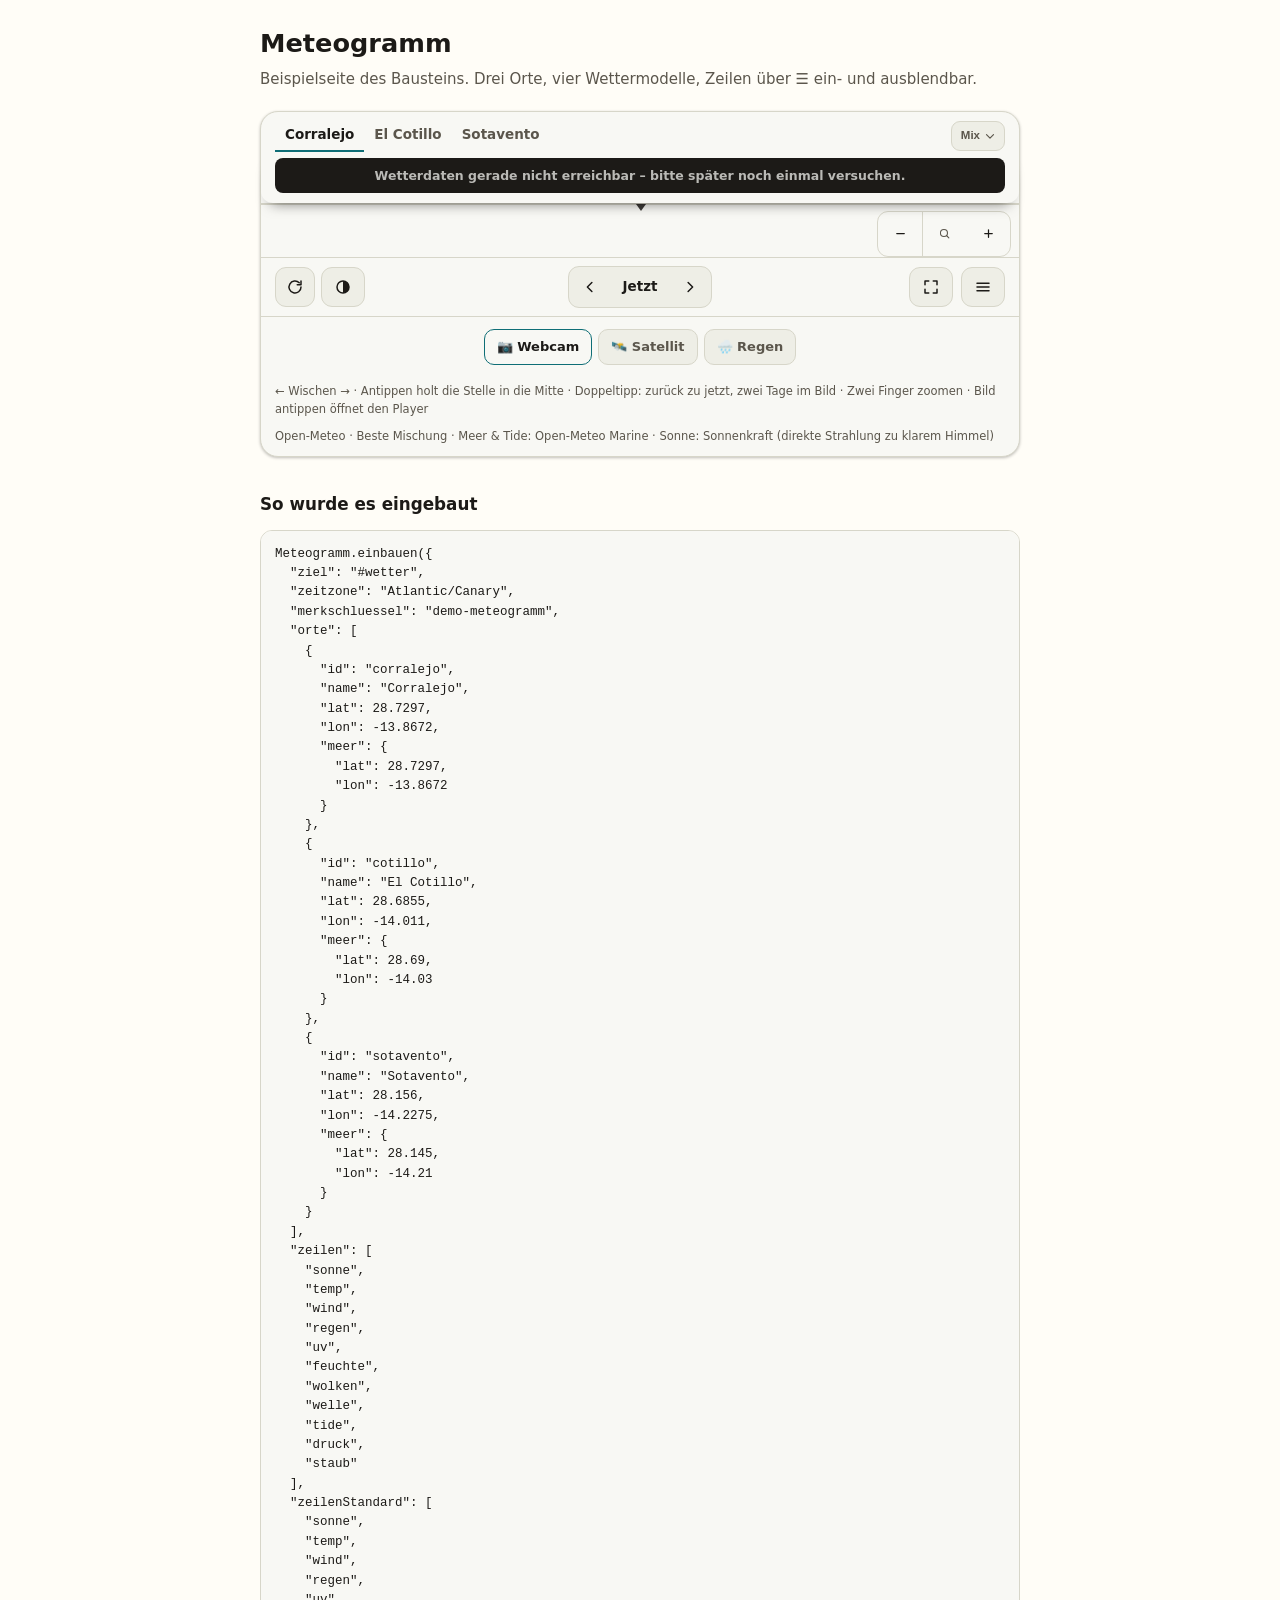
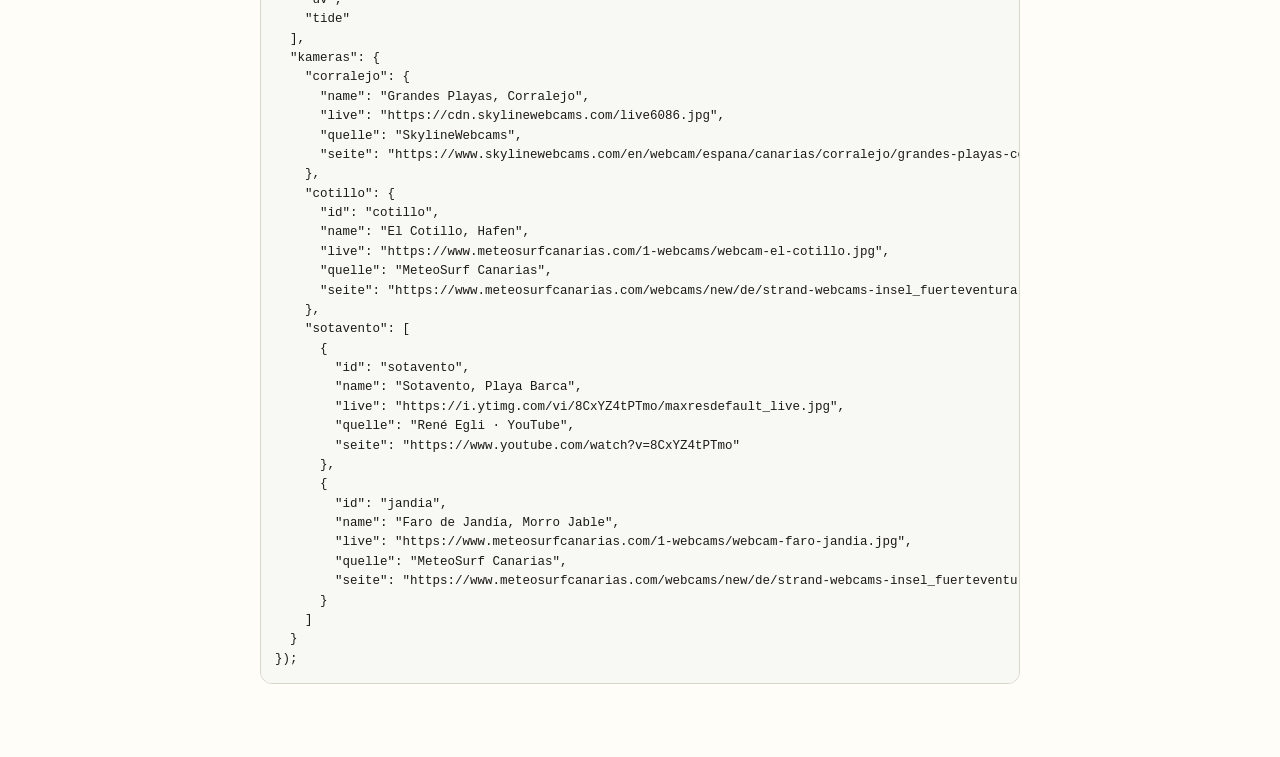
<file: Wetter Tool/demo.html>
<!doctype html>
<html lang="de">
<head>
<meta charset="utf-8">
<meta name="viewport" content="width=device-width, initial-scale=1, viewport-fit=cover">
<title>Meteogramm – Beispielseite</title>
<link rel="stylesheet" href="meteogramm.css">
<style>
  /* Nur für diese Beispielseite. Der Baustein bringt seine eigene Gestaltung mit. */
  :root { color-scheme: dark; --surface:#1b2124; --surface-2:#202729; --border:#303836;
          --ink:#ede9e0; --ink-dim:#b4ac9c; --teal:#4bc4cb; --ochre:#e0a24f; --page:#14181a; }
  @media (prefers-color-scheme: light) {
    :root { color-scheme: light; --surface:#f8f8f4; --surface-2:#eeeee6; --border:#d7d6c9;
            --ink:#1c1a17; --ink-dim:#5b564c; --teal:#0f6e76; --ochre:#b5741f; --page:#fffdf7; }
  }
  body { margin:0; background:var(--page); color:var(--ink); font:15px/1.55 "Plus Jakarta Sans", ui-sans-serif, system-ui, sans-serif; }
  .seite { max-width:760px; margin:0 auto; padding:24px 20px 60px; }
  h1 { font-size:1.6rem; margin:0 0 4px; }
  p.unter { color:var(--ink-dim); margin:0 0 20px; }
  h2 { font-size:1.05rem; margin:34px 0 10px; }
  pre { background:var(--surface); border:1px solid var(--border); border-radius:12px; padding:14px; overflow-x:auto; font-size:12.5px; }
</style>
</head>
<body>
<div class="seite">
  <h1>Meteogramm</h1>
  <p class="unter">Beispielseite des Bausteins. Drei Orte, vier Wettermodelle, Zeilen über ☰ ein- und ausblendbar.</p>

  <div id="wetter"></div>

  <h2>So wurde es eingebaut</h2>
  <pre id="code"></pre>
</div>

<script src="meteogramm.js"></script>
<script>
  var einstellungen = {
    ziel: '#wetter',
    zeitzone: 'Atlantic/Canary',
    merkschluessel: 'demo-meteogramm',
    orte: [
      { id:'corralejo', name:'Corralejo',  lat:28.7297, lon:-13.8672, meer:{ lat:28.7297, lon:-13.8672 } },
      { id:'cotillo',   name:'El Cotillo', lat:28.6855, lon:-14.0110, meer:{ lat:28.69,   lon:-14.03   } },
      { id:'sotavento', name:'Sotavento',  lat:28.1560, lon:-14.2275, meer:{ lat:28.145,  lon:-14.21   } }
    ],
    zeilen: ['sonne','temp','wind','regen','uv','feuchte','wolken','welle','tide','druck','staub'],
    zeilenStandard: ['sonne','temp','wind','regen','uv','tide'],
    kameras: {
    corralejo: {
      name: 'Grandes Playas, Corralejo',
      live: 'https://cdn.skylinewebcams.com/live6086.jpg',
      quelle: 'SkylineWebcams',
      seite: 'https://www.skylinewebcams.com/en/webcam/espana/canarias/corralejo/grandes-playas-corralejo.html'
    },
    cotillo: {
      id: 'cotillo', name: 'El Cotillo, Hafen',
      live: 'https://www.meteosurfcanarias.com/1-webcams/webcam-el-cotillo.jpg',
      quelle: 'MeteoSurf Canarias',
      seite: 'https://www.meteosurfcanarias.com/webcams/new/de/strand-webcams-insel_fuerteventura.php'
    },
    // Zwei Kameras: eine direkt am Sotavento-Strand, eine am Leuchtturm von Jandía
    sotavento: [
      { id: 'sotavento', name: 'Sotavento, Playa Barca',
      live: 'https://i.ytimg.com/vi/8CxYZ4tPTmo/maxresdefault_live.jpg',
      quelle: 'René Egli · YouTube', seite: 'https://www.youtube.com/watch?v=8CxYZ4tPTmo' },
      { id: 'jandia', name: 'Faro de Jandía, Morro Jable',
      live: 'https://www.meteosurfcanarias.com/1-webcams/webcam-faro-jandia.jpg',
      quelle: 'MeteoSurf Canarias', seite: 'https://www.meteosurfcanarias.com/webcams/new/de/strand-webcams-insel_fuerteventura.php' }
    ]
    }
  };
  Meteogramm.einbauen(einstellungen);
  document.getElementById('code').textContent =
    'Meteogramm.einbauen(' + JSON.stringify(einstellungen, null, 2) + ');';
</script>
</body>
</html>
</file>
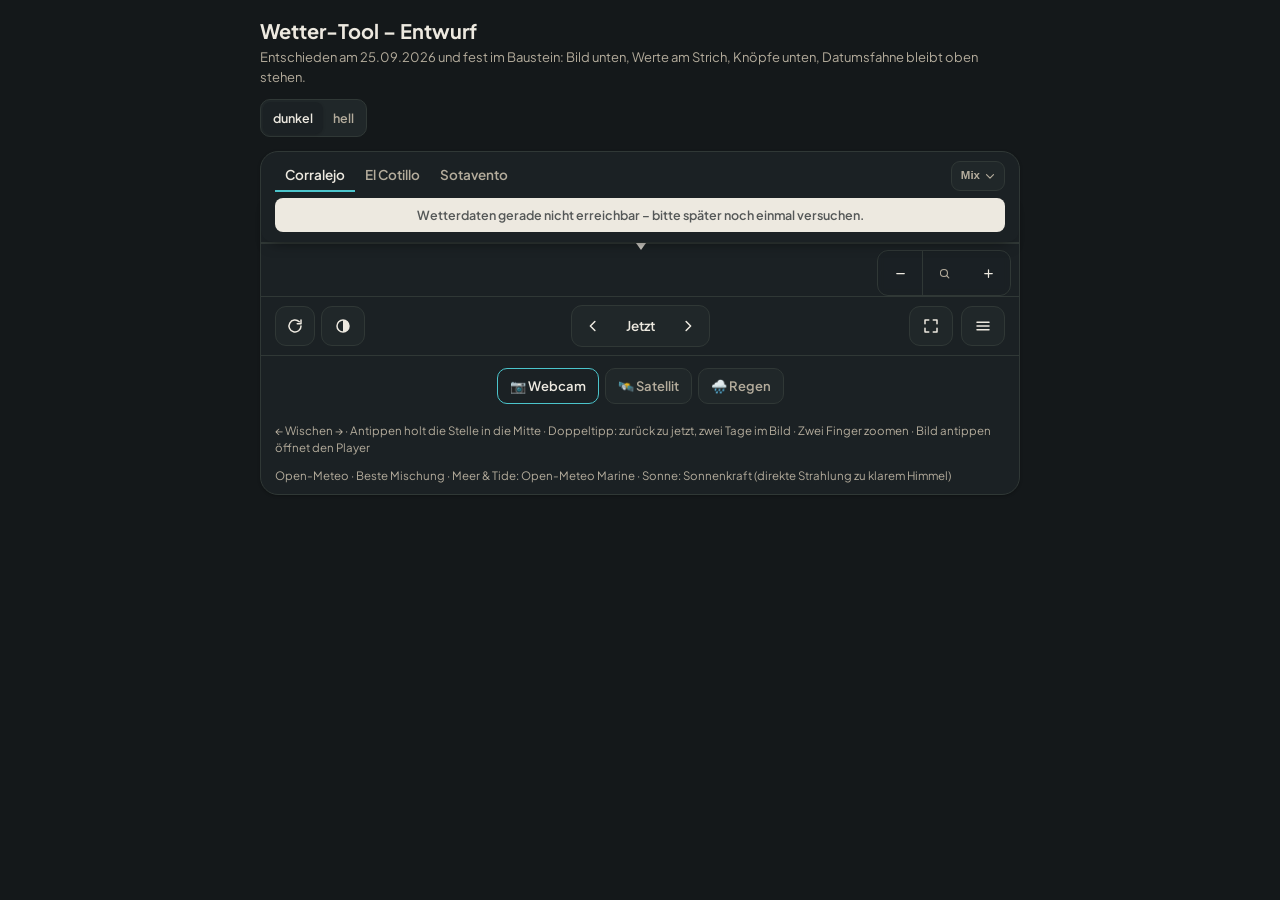
<file: Wetter Tool/entwurf.html>
<!doctype html>
<html lang="de">
<head>
<meta charset="utf-8">
<meta name="viewport" content="width=device-width, initial-scale=1, viewport-fit=cover">
<title>Wetter-Tool – Entwurf</title>
<link rel="preconnect" href="https://fonts.googleapis.com">
<link rel="preconnect" href="https://fonts.gstatic.com" crossorigin>
<link href="https://fonts.googleapis.com/css2?family=Plus+Jakarta+Sans:wght@400;600;700&family=JetBrains+Mono:wght@500;700&display=swap" rel="stylesheet">
<link rel="stylesheet" href="meteogramm.css?v=20260926a">
<style>
  /* ---- Seite (wie die Fuerteventura-Seite) ---- */
  :root { color-scheme: dark; --page:#14181a; --surface:#1b2124; --surface-2:#202729; --border:#303836; --ink:#ede9e0; --ink-dim:#b4ac9c; --teal:#4bc4cb; --ochre:#e0a24f; }
  :root[data-theme="light"] { color-scheme: light; --page:#e9ebe6; --surface:#f8f8f4; --surface-2:#eeeee6; --border:#d7d6c9; --ink:#1c1a17; --ink-dim:#5b564c; --teal:#0f6e76; --ochre:#b5741f; }
  body { margin:0; background:var(--page); color:var(--ink); font:15px/1.5 "Plus Jakarta Sans", ui-sans-serif, system-ui, sans-serif; }
  .seite { max-width:760px; margin:0 auto; padding:16px 20px 80px; }
  .seite.vergleich { max-width:1500px; }
  h1 { font-size:1.25rem; margin:0 0 2px; }
  .unter { color:var(--ink-dim); font-size:13px; margin:0 0 12px; }

  /* ---- Schalterleiste des Labors ---- */
  .regler { display:flex; flex-wrap:wrap; gap:8px 14px; align-items:center; margin:0 0 14px; font-size:12.5px; color:var(--ink-dim); }
  .regler .gruppe { display:inline-flex; align-items:center; gap:6px; }
  .regler .seg { display:inline-flex; background:var(--surface-2); border:1px solid var(--border); border-radius:10px; padding:2px; }
  .regler button { min-height:32px; padding:0 10px; border:0; border-radius:8px; background:transparent; color:var(--ink-dim); font:600 12.5px "Plus Jakarta Sans", system-ui, sans-serif; cursor:pointer; }
  .regler button.is-on { background:var(--surface); color:var(--ink); box-shadow:0 1px 3px rgba(0,0,0,.18); }

  /* minmax(0, …): sonst misst das Raster die Spalte am breiten Diagramm und die
     Karte wächst auf mehrere tausend Pixel. */
  .labor { display:grid; gap:20px; grid-template-columns:minmax(0,1fr); }
  .labor > * { min-width:0; }
</style>
</head>
<body>
<div class="seite" id="seite">
  <h1>Wetter-Tool – Entwurf</h1>
  <p class="unter">Entschieden am 25.09.2026 und fest im Baustein: Bild unten, Werte am Strich, Knöpfe unten, Datumsfahne bleibt oben stehen.</p>

  <div class="regler">
    <span class="gruppe"><span class="seg" data-schalter="thema"><button data-wert="dunkel">dunkel</button><button data-wert="hell">hell</button></span></span>
  </div>

  <div class="labor" id="labor">
    <div><div id="wetter-a"></div></div>
  </div>
</div>

<script src="meteogramm.js?v=20260926a"></script>
<script>
  var EINST = {
    zeitzone: 'Atlantic/Canary', merkschluessel: 'fuerte-mg',
    bildspeicher: 'https://fuerte-sync.stephanhandel.workers.dev',
    orte: [
      { id:'corralejo', name:'Corralejo',  lat:28.7297, lon:-13.8672, meer:{ lat:28.7297, lon:-13.8672 } },
      { id:'cotillo',   name:'El Cotillo', lat:28.6855, lon:-14.0110, meer:{ lat:28.69,   lon:-14.03   } },
      { id:'sotavento', name:'Sotavento',  lat:28.1560, lon:-14.2275, meer:{ lat:28.145,  lon:-14.21   } }
    ],
    zeilen: ['sonne','temp','wind','regen','uv','feuchte','wolken','welle','tide','druck','staub'],
    zeilenStandard: ['sonne','temp','wind','regen','uv','welle','tide'],
    kameras: {
    corralejo: {
      name: 'Grandes Playas, Corralejo',
      live: 'https://cdn.skylinewebcams.com/live6086.jpg',
      quelle: 'SkylineWebcams',
      seite: 'https://www.skylinewebcams.com/en/webcam/espana/canarias/corralejo/grandes-playas-corralejo.html'
    },
    cotillo: {
      id: 'cotillo', name: 'El Cotillo, Hafen',
      live: 'https://www.meteosurfcanarias.com/1-webcams/webcam-el-cotillo.jpg',
      quelle: 'MeteoSurf Canarias',
      seite: 'https://www.meteosurfcanarias.com/webcams/new/de/strand-webcams-insel_fuerteventura.php'
    },
    // Zwei Kameras: eine direkt am Sotavento-Strand, eine am Leuchtturm von Jandía
    sotavento: [
      { id: 'sotavento', name: 'Sotavento, Playa Barca',
      live: 'https://i.ytimg.com/vi/8CxYZ4tPTmo/maxresdefault_live.jpg',
      quelle: 'René Egli · YouTube', seite: 'https://www.youtube.com/watch?v=8CxYZ4tPTmo' },
      { id: 'jandia', name: 'Faro de Jandía, Morro Jable',
      live: 'https://www.meteosurfcanarias.com/1-webcams/webcam-faro-jandia.jpg',
      quelle: 'MeteoSurf Canarias', seite: 'https://www.meteosurfcanarias.com/webcams/new/de/strand-webcams-insel_fuerteventura.php' }
    ]
    }
  };

  var wahl = { thema:'dunkel' };
  try { var alt = JSON.parse(localStorage.getItem('fuerte-entwurf') || '{}'); if (alt.thema) wahl.thema = alt.thema; } catch(e){}

  var inst = null;
  function anwenden(){
    document.documentElement.setAttribute('data-theme', wahl.thema === 'hell' ? 'light' : 'dark');
    if (!inst) inst = Meteogramm.einbauen(Object.assign({ ziel:'#wetter-a' }, EINST));
    else inst.zeichnen();
    document.querySelectorAll('.regler button').forEach(function(btn){
      var s = btn.parentNode.getAttribute('data-schalter');
      btn.classList.toggle('is-on', wahl[s] === btn.getAttribute('data-wert'));
    });
    try { localStorage.setItem('fuerte-entwurf', JSON.stringify(wahl)); } catch(e){}
  }
  document.querySelector('.regler').addEventListener('click', function(ev){
    var btn = ev.target.closest('button'); if (!btn) return;
    wahl[btn.parentNode.getAttribute('data-schalter')] = btn.getAttribute('data-wert');
    anwenden();
  });
  anwenden();
</script>
</body>
</html>
</file>
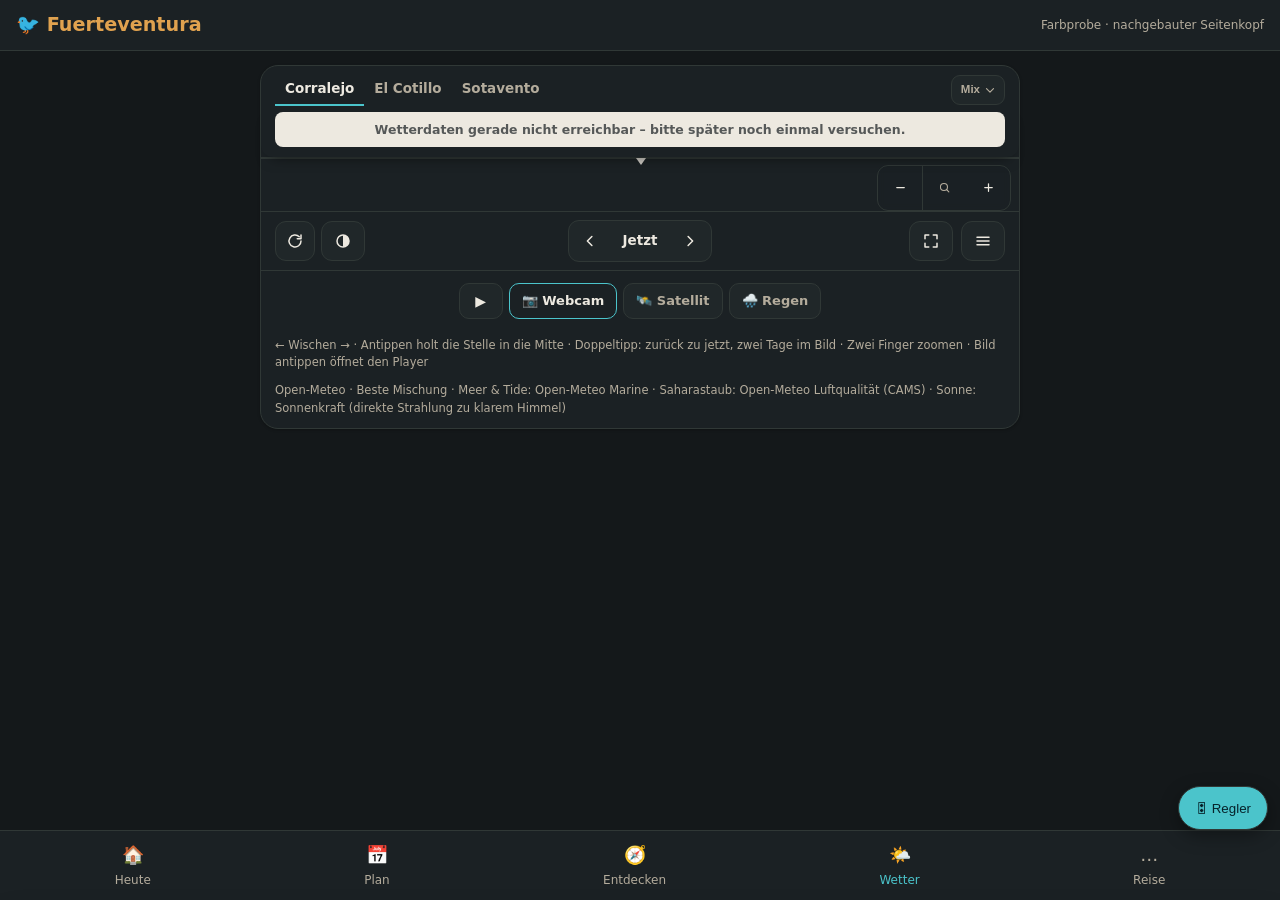
<file: Wetter Tool/farbprobe.html>
<!doctype html>
<html lang="de">
<head>
<meta charset="utf-8">
<meta name="viewport" content="width=device-width, initial-scale=1, maximum-scale=1, user-scalable=no, viewport-fit=cover">
<title>Farbprobe – Wetter-Tool</title>
<link rel="stylesheet" href="meteogramm.css">
<style>
  /* Probeseite (10.10.2026): das echte Wetter-Tool, dazu ein nachgebauter Seitenkopf und eine Fußleiste
     wie auf der Fuerteventura-Seite. Unten rechts der Knopf „Regler“ öffnet die Einstellungen:
     je Element Farbe, Durchsichtigkeit und Weichzeichner. Die Wahl bleibt im Browser gespeichert
     und lässt sich als „Schlüssel“ kopieren und im Chat einfügen. */
  :root { color-scheme: dark; --surface:#1b2124; --surface-2:#202729; --border:#303836;
          --ink:#ede9e0; --ink-dim:#b4ac9c; --teal:#4bc4cb; --ochre:#e0a24f; --page:#14181a; }
  :root[data-theme="light"] { color-scheme: light; --surface:#f8f8f4; --surface-2:#eeeee6; --border:#d7d6c9;
          --ink:#1c1a17; --ink-dim:#5b564c; --teal:#0f6e76; --ochre:#b5741f; --page:#fffdf7; }
  html { touch-action: pan-x pan-y; }
  body { margin:0; background:var(--page); color:var(--ink); font:15px/1.55 "Plus Jakarta Sans", ui-sans-serif, system-ui, sans-serif; }
  .probe-kopf { position: sticky; top: 0; z-index: 50; display:flex; align-items:center; justify-content:space-between; padding: calc(env(safe-area-inset-top,0px) + 10px) 16px 10px; background: var(--surface); border-bottom:1px solid var(--border); }
  .probe-kopf b { font-size: 1.2rem; color: var(--ochre); }
  .probe-kopf span { font-size: 12px; color: var(--ink-dim); }
  .seite { max-width:760px; margin:0 auto; padding:14px 0 150px; }
  #wetter { --mg-haft-oben: 58px; --mg-haft-unten: 76px; }
  @media (max-width: 560px) { #wetter .mg { border-left:0; border-right:0; border-radius:0; } }
  .probe-fuss { position: fixed; left: 0; right: 0; bottom: 0; z-index: 60; display:flex; justify-content:space-around; padding: 10px 8px calc(env(safe-area-inset-bottom,0px) + 10px); background: var(--surface); border-top:1px solid var(--border); font-size: 12px; color: var(--ink-dim); }
  .probe-fuss span { display:flex; flex-direction:column; align-items:center; gap:3px; }
  .probe-fuss i { font-style:normal; font-size:18px; }
  .probe-fuss .is-on { color: var(--teal); }

  /* Regler-Fenster */
  .regler-knopf { position: fixed; right: 12px; bottom: calc(env(safe-area-inset-bottom,0px) + 70px); z-index: 90; min-height: 44px; padding: 0 16px; border-radius: 22px; border: 1px solid var(--border); background: var(--teal); color: #06222a; font: 700 14px/1 inherit; cursor: pointer; box-shadow: 0 6px 18px rgba(0,0,0,.35); }
  .regler { position: fixed; left: 0; right: 0; bottom: 0; z-index: 95; max-height: 78vh; overflow-y: auto; padding: 12px 16px calc(env(safe-area-inset-bottom,0px) + 16px); background: var(--surface); border-top: 1px solid var(--border); border-radius: 18px 18px 0 0; box-shadow: 0 -10px 30px rgba(0,0,0,.4); transform: translateY(105%); transition: transform .25s ease; }
  .regler.is-auf { transform: none; }
  .regler h2 { margin: 0 0 8px; font-size: 1.05rem; display:flex; justify-content:space-between; align-items:center; }
  .regler h2 button { border:0; background:none; color: var(--ink-dim); font-size: 22px; cursor:pointer; }
  .regler label { display:block; font-size: 12px; color: var(--ink-dim); margin: 10px 0 4px; }
  .regler select, .regler input[type=text], .regler textarea { width:100%; box-sizing:border-box; min-height: 40px; padding: 6px 10px; border-radius: 10px; border:1px solid var(--border); background: var(--surface-2); color: var(--ink); font: inherit; }
  .regler textarea { min-height: 64px; font: 12px/1.4 ui-monospace, Menlo, monospace; }
  .zeile { display:flex; align-items:center; gap: 10px; }
  .zeile input[type=range] { flex:1; min-width:0; }
  .zeile output { min-width: 52px; text-align:right; font: 700 13px/1 Arial, sans-serif; }
  .zeile input[type=color] { width: 46px; height: 36px; padding: 0; border: 1px solid var(--border); border-radius: 8px; background: none; }
  .knoepfe { display:flex; flex-wrap:wrap; gap: 6px; margin-top: 8px; }
  .knoepfe button { min-height: 38px; padding: 0 12px; border-radius: 10px; border:1px solid var(--border); background: var(--surface-2); color: var(--ink); font: 600 13px/1 inherit; cursor:pointer; }
  .knoepfe button.is-on { border-color: var(--teal); color: var(--teal); }
  .vorgaben { display:flex; flex-wrap:wrap; gap: 6px; }
  .vorgaben button { display:inline-flex; align-items:center; gap:6px; }
  .vorgaben i { width: 16px; height: 16px; border-radius: 50%; border: 1px solid var(--border); }
  .hinweis { font-size: 12px; color: var(--ink-dim); margin: 8px 0 0; }
</style>
</head>
<body>
<header class="probe-kopf"><b>🐦 Fuerteventura</b><span>Farbprobe · nachgebauter Seitenkopf</span></header>
<div class="seite">
  <div id="wetter"></div>
</div>
<nav class="probe-fuss"><span><i>🏠</i>Heute</span><span><i>📅</i>Plan</span><span><i>🧭</i>Entdecken</span><span class="is-on"><i>🌤️</i>Wetter</span><span><i>…</i>Reise</span></nav>

<button type="button" class="regler-knopf" id="regler-auf">🎛 Regler</button>
<section class="regler" id="regler" aria-label="Farbregler">
  <h2>Farben &amp; Durchsicht <button type="button" id="regler-zu" aria-label="Schließen">×</button></h2>
  <div class="knoepfe">
    <button type="button" id="thema">Seite: dunkel</button>
    <button type="button" id="menu-auf">☰-Zeilenmenü öffnen</button>
    <button type="button" id="farbe-auf">Farbmenü öffnen</button>
  </div>

  <label for="element">Welches Element?</label>
  <select id="element"></select>

  <label>Farbe</label>
  <div class="zeile"><input type="color" id="farbe"><input type="text" id="farbe-text" placeholder="#rrggbb" spellcheck="false"></div>

  <label for="durchsicht">Durchsichtigkeit</label>
  <div class="zeile"><input type="range" id="durchsicht" min="0" max="100" step="1"><output id="durchsicht-out"></output></div>

  <label for="blur">Weichzeichner dahinter</label>
  <div class="zeile"><input type="range" id="blur" min="0" max="24" step="1"><output id="blur-out"></output></div>

  <div class="knoepfe">
    <button type="button" id="element-zurueck">Dieses Element zurücksetzen</button>
    <button type="button" id="alles-zurueck">Alles zurücksetzen</button>
  </div>

  <label>Grundfarbe des ganzen Tools (wie der Farb-Knopf in der Leiste)</label>
  <div class="vorgaben" id="vorgaben"></div>

  <label for="schluessel">Schlüssel (kopieren und im Chat einfügen)</label>
  <textarea id="schluessel" readonly></textarea>
  <div class="knoepfe"><button type="button" id="kopieren">Schlüssel kopieren</button></div>
  <p class="hinweis">Alles wird im Browser gemerkt. Die Durchsichtigkeit gilt für die Fläche hinter dem Text; der Weichzeichner verwischt, was dahinter liegt.</p>
</section>

<script src="meteogramm.js"></script>
<script>
(function(){
  // ---- Das echte Wetter-Tool, eingestellt wie auf der Fuerteventura-Seite ----
  var mg = Meteogramm.einbauen({
    ziel: '#wetter', zeitzone: 'Atlantic/Canary', merkschluessel: 'probe-mg',
    bildspeicher: 'https://fuerte-sync.stephanhandel.workers.dev',
    orte: [
      { id:'corralejo', name:'Corralejo',  lat:28.7297, lon:-13.8672, meer:{ lat:28.7297, lon:-13.8672 } },
      { id:'cotillo',   name:'El Cotillo', lat:28.6855, lon:-14.0110, meer:{ lat:28.69,   lon:-14.03   } },
      { id:'sotavento', name:'Sotavento',  lat:28.1560, lon:-14.2275, meer:{ lat:28.145,  lon:-14.21   } }
    ],
    zeilen: ['sonne','wolken','regen','temp','uv','wind','welle','tide','wasser','feuchte','staub'],
    zeilenStandard: ['sonne','wolken','regen','temp','uv','wind','welle','tide','wasser','staub'],
    tagesSymbol: true, mond: true, filmLeiste: true,
    kameras: {
      corralejo: { name:'Grandes Playas, Corralejo', live:'https://cdn.skylinewebcams.com/live6086.jpg', quelle:'SkylineWebcams', seite:'https://www.skylinewebcams.com/en/webcam/espana/canarias/corralejo/grandes-playas-corralejo.html' },
      cotillo:   { id:'cotillo', name:'El Cotillo, Hafen', live:'https://www.meteosurfcanarias.com/1-webcams/webcam-el-cotillo.jpg', quelle:'MeteoSurf Canarias', seite:'https://www.meteosurfcanarias.com/webcams/new/de/strand-webcams-insel_fuerteventura.php' },
      sotavento: [
        { id:'sotavento', name:'Sotavento, Playa Barca', live:'https://i.ytimg.com/vi/8CxYZ4tPTmo/maxresdefault_live.jpg', quelle:'René Egli · YouTube', seite:'https://www.youtube.com/watch?v=8CxYZ4tPTmo' },
        { id:'jandia', name:'Faro de Jandía, Morro Jable', live:'https://www.meteosurfcanarias.com/1-webcams/webcam-faro-jandia.jpg', quelle:'MeteoSurf Canarias', seite:'https://www.meteosurfcanarias.com/webcams/new/de/strand-webcams-insel_fuerteventura.php' }
      ]
    }
  });

  // ---- Welche Elemente lassen sich einfärben? (Auswahl, Standardfarbe aus dem Stil, Standard-Durchsicht/Blur) ----
  var ELEMENTE = [
    { id:'zeilen',   name:'☰ Zeilenmenü',            sel:'.mg-zeilen-panel',  sicht:60, blur:12 },
    { id:'farbmenu', name:'Farbmenü (Knopf links)',   sel:'.mg-farb-panel',    sicht:40, blur:12 },
    { id:'leiste',   name:'Knopfleiste unten',        sel:'.mg-knoepfe',       sicht:0,  blur:0 },
    { id:'fahne',    name:'Fahne (haftender Kopf)',   sel:'.mg-readout',       sicht:0,  blur:0 },
    { id:'zeit',     name:'Datumskasten in der Fahne',sel:'.mg-zeit',          sicht:0,  blur:0, text:true },
    { id:'ecke',     name:'Zoom-Ecke − 🔍 +',          sel:'.mg-ecke',          sicht:50, blur:3 },
    { id:'bildtext', name:'Bildunterschrift',          sel:'.mg-cam-text',      sicht:28, blur:0, verlauf:true },
    { id:'tool',     name:'Diagrammfläche (ganzes Tool)', sel:'.mg',            sicht:0,  blur:0 },
    { id:'kopf',     name:'Seitenkopf (oben)',         sel:'.probe-kopf',       sicht:0,  blur:0 },
    { id:'fuss',     name:'Fußleiste der Seite',       sel:'.probe-fuss',       sicht:0,  blur:0 }
  ];
  var VORGABEN = [
    { id:'seite', name:'Wie die Seite' }, { id:'weiss', name:'Weiß', f:'#ffffff' }, { id:'elfenbein', name:'Elfenbein', f:'#f8f5ea' },
    { id:'sand', name:'Sand', f:'#efe4cf' }, { id:'himmel', name:'Hellblau', f:'#e8f1f8' }, { id:'nacht', name:'Nachtblau', f:'#0f1b2b' },
    { id:'anthrazit', name:'Anthrazit', f:'#1b2124' }, { id:'schwarz', name:'Schwarz', f:'#000000' }
  ];

  var stil = document.createElement('style'); document.head.appendChild(stil);
  var wahl = {};
  try { wahl = JSON.parse(localStorage.getItem('probe-farben') || '{}') || {}; } catch(e){ wahl = {}; }
  var thema = localStorage.getItem('probe-thema') || 'dark';

  function $(id){ return document.getElementById(id); }
  function hex(rgb){            // "rgb(27, 33, 36)" → "#1b2124"
    var m = /rgba?\(\s*(\d+)[,\s]+(\d+)[,\s]+(\d+)/.exec(rgb || '');
    if (!m) return '#1b2124';
    return '#' + [m[1], m[2], m[3]].map(function(n){ return ('0' + (+n).toString(16)).slice(-2); }).join('');
  }
  function rgba(h, sicht){
    var r = parseInt(h.slice(1, 3), 16), g = parseInt(h.slice(3, 5), 16), b = parseInt(h.slice(5, 7), 16);
    return 'rgba(' + r + ',' + g + ',' + b + ',' + ((100 - sicht) / 100).toFixed(2) + ')';
  }
  // Die Farbe, die das Element gerade von selbst hat (wenn man noch nichts gewählt hat)
  function eigeneFarbe(e){
    var n = document.querySelector(e.sel);
    if (!n) return '#1b2124';
    var bg = getComputedStyle(n).backgroundColor;
    if (/^rgba\(0, 0, 0, 0\)$/.test(bg) || bg === 'transparent') bg = getComputedStyle(document.querySelector('.mg') || document.body).backgroundColor;
    return hex(bg);
  }
  function anwenden(){
    var regeln = [];
    ELEMENTE.forEach(function(e){
      var w = wahl[e.id]; if (!w) return;
      var bg = rgba(w.farbe, w.sicht);
      regeln.push(e.sel + ' { background: ' + bg + ' !important; background-image: none !important; backdrop-filter: blur(' + w.blur + 'px) !important; -webkit-backdrop-filter: blur(' + w.blur + 'px) !important; }');
    });
    stil.textContent = regeln.join('\n');
    $('schluessel').value = JSON.stringify({ thema: thema, elemente: wahl, grundfarbe: localStorage.getItem('probe-mg-farbe') || 'seite' });
    try { localStorage.setItem('probe-farben', JSON.stringify(wahl)); } catch(e){}
  }
  function reglerFuellen(){
    var e = ELEMENTE.filter(function(x){ return x.id === $('element').value; })[0];
    var w = wahl[e.id] || { farbe: eigeneFarbe(e), sicht: e.sicht, blur: e.blur };
    $('farbe').value = w.farbe; $('farbe-text').value = w.farbe;
    $('durchsicht').value = w.sicht; $('durchsicht-out').value = w.sicht + ' %';
    $('blur').value = w.blur; $('blur-out').value = w.blur + ' px';
  }
  function merken(){
    var e = ELEMENTE.filter(function(x){ return x.id === $('element').value; })[0];
    var f = $('farbe-text').value.trim(); if (!/^#[0-9a-f]{6}$/i.test(f)) f = $('farbe').value;
    wahl[e.id] = { farbe: f.toLowerCase(), sicht: +$('durchsicht').value, blur: +$('blur').value };
    $('durchsicht-out').value = $('durchsicht').value + ' %'; $('blur-out').value = $('blur').value + ' px';
    anwenden();
  }

  // ---- Regler aufbauen ----
  $('element').innerHTML = ELEMENTE.map(function(e){ return '<option value="' + e.id + '">' + e.name + '</option>'; }).join('');
  $('element').addEventListener('change', reglerFuellen);
  $('farbe').addEventListener('input', function(){ $('farbe-text').value = $('farbe').value; merken(); });
  $('farbe-text').addEventListener('change', function(){ if (/^#[0-9a-f]{6}$/i.test($('farbe-text').value.trim())) { $('farbe').value = $('farbe-text').value.trim(); merken(); } });
  $('durchsicht').addEventListener('input', merken);
  $('blur').addEventListener('input', merken);
  $('element-zurueck').addEventListener('click', function(){ delete wahl[$('element').value]; anwenden(); reglerFuellen(); });
  $('alles-zurueck').addEventListener('click', function(){ wahl = {}; anwenden(); reglerFuellen(); });
  $('vorgaben').innerHTML = VORGABEN.map(function(v){
    return '<button type="button" data-grund="' + v.id + '"><i style="background:' + (v.f || 'linear-gradient(135deg,#f8f5ea 50%,#1b2124 50%)') + '"></i>' + v.name + '</button>';
  }).join('');
  $('vorgaben').addEventListener('click', function(ev){
    var b = ev.target.closest('button'); if (!b) return;
    // denselben Weg nehmen wie der Farb-Knopf in der Leiste: Eintrag anklicken
    var knopf = document.querySelector('.mg-farb-wahl[data-farbe="' + b.getAttribute('data-grund') + '"]');
    if (knopf) knopf.click(); else { try { localStorage.setItem('probe-mg-farbe', b.getAttribute('data-grund')); } catch(e){} location.reload(); return; }
    [].forEach.call($('vorgaben').querySelectorAll('button'), function(x){ x.classList.toggle('is-on', x === b); });
    setTimeout(function(){ anwenden(); reglerFuellen(); }, 50);
  });
  $('kopieren').addEventListener('click', function(){
    var t = $('schluessel'); t.select();
    try { navigator.clipboard.writeText(t.value); $('kopieren').textContent = 'Kopiert ✓'; } catch(e){ document.execCommand('copy'); $('kopieren').textContent = 'Kopiert ✓'; }
    setTimeout(function(){ $('kopieren').textContent = 'Schlüssel kopieren'; }, 1500);
  });
  $('regler-auf').addEventListener('click', function(){ $('regler').classList.add('is-auf'); reglerFuellen(); });
  $('regler-zu').addEventListener('click', function(){ $('regler').classList.remove('is-auf'); });
  $('menu-auf').addEventListener('click', function(){ var b = document.querySelector('.mg-zeilenwahl > button'); if (b) b.click(); $('regler').classList.remove('is-auf'); });
  $('farbe-auf').addEventListener('click', function(){ var b = document.querySelector('.mg-btn-farbe'); if (b) b.click(); $('regler').classList.remove('is-auf'); });
  function themaSetzen(t){
    thema = t; document.documentElement.setAttribute('data-theme', t === 'light' ? 'light' : 'dark');
    $('thema').textContent = 'Seite: ' + (t === 'light' ? 'hell' : 'dunkel');
    try { localStorage.setItem('probe-thema', t); } catch(e){}
    anwenden();
  }
  $('thema').addEventListener('click', function(){ themaSetzen(thema === 'light' ? 'dark' : 'light'); });
  themaSetzen(thema);
  // Menüs sollen beim Regeln offen bleiben dürfen: Tipp ins Regler-Fenster schließt sie nicht
  $('regler').addEventListener('click', function(ev){ ev.stopPropagation(); });
  $('regler').addEventListener('input', function(ev){ ev.stopPropagation(); });
  anwenden();
  reglerFuellen();
})();
</script>
</body>
</html>
</file>
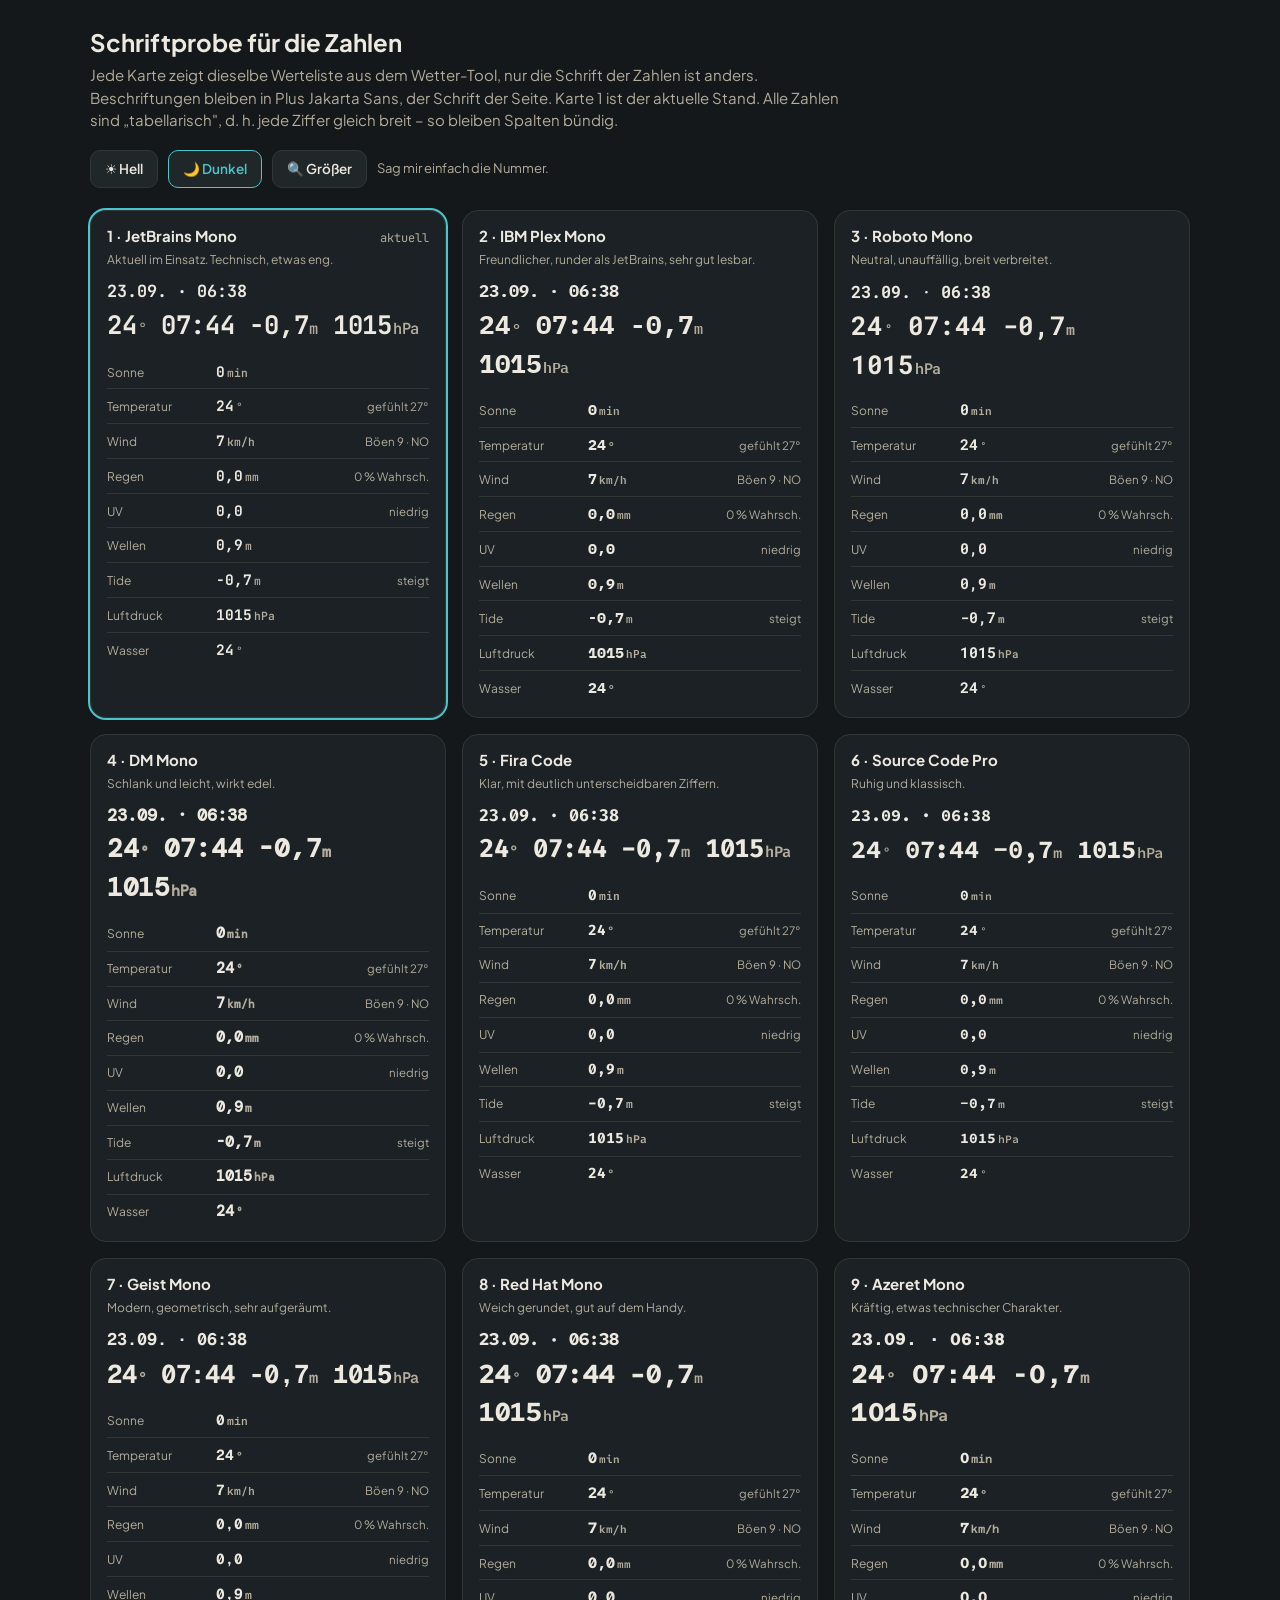
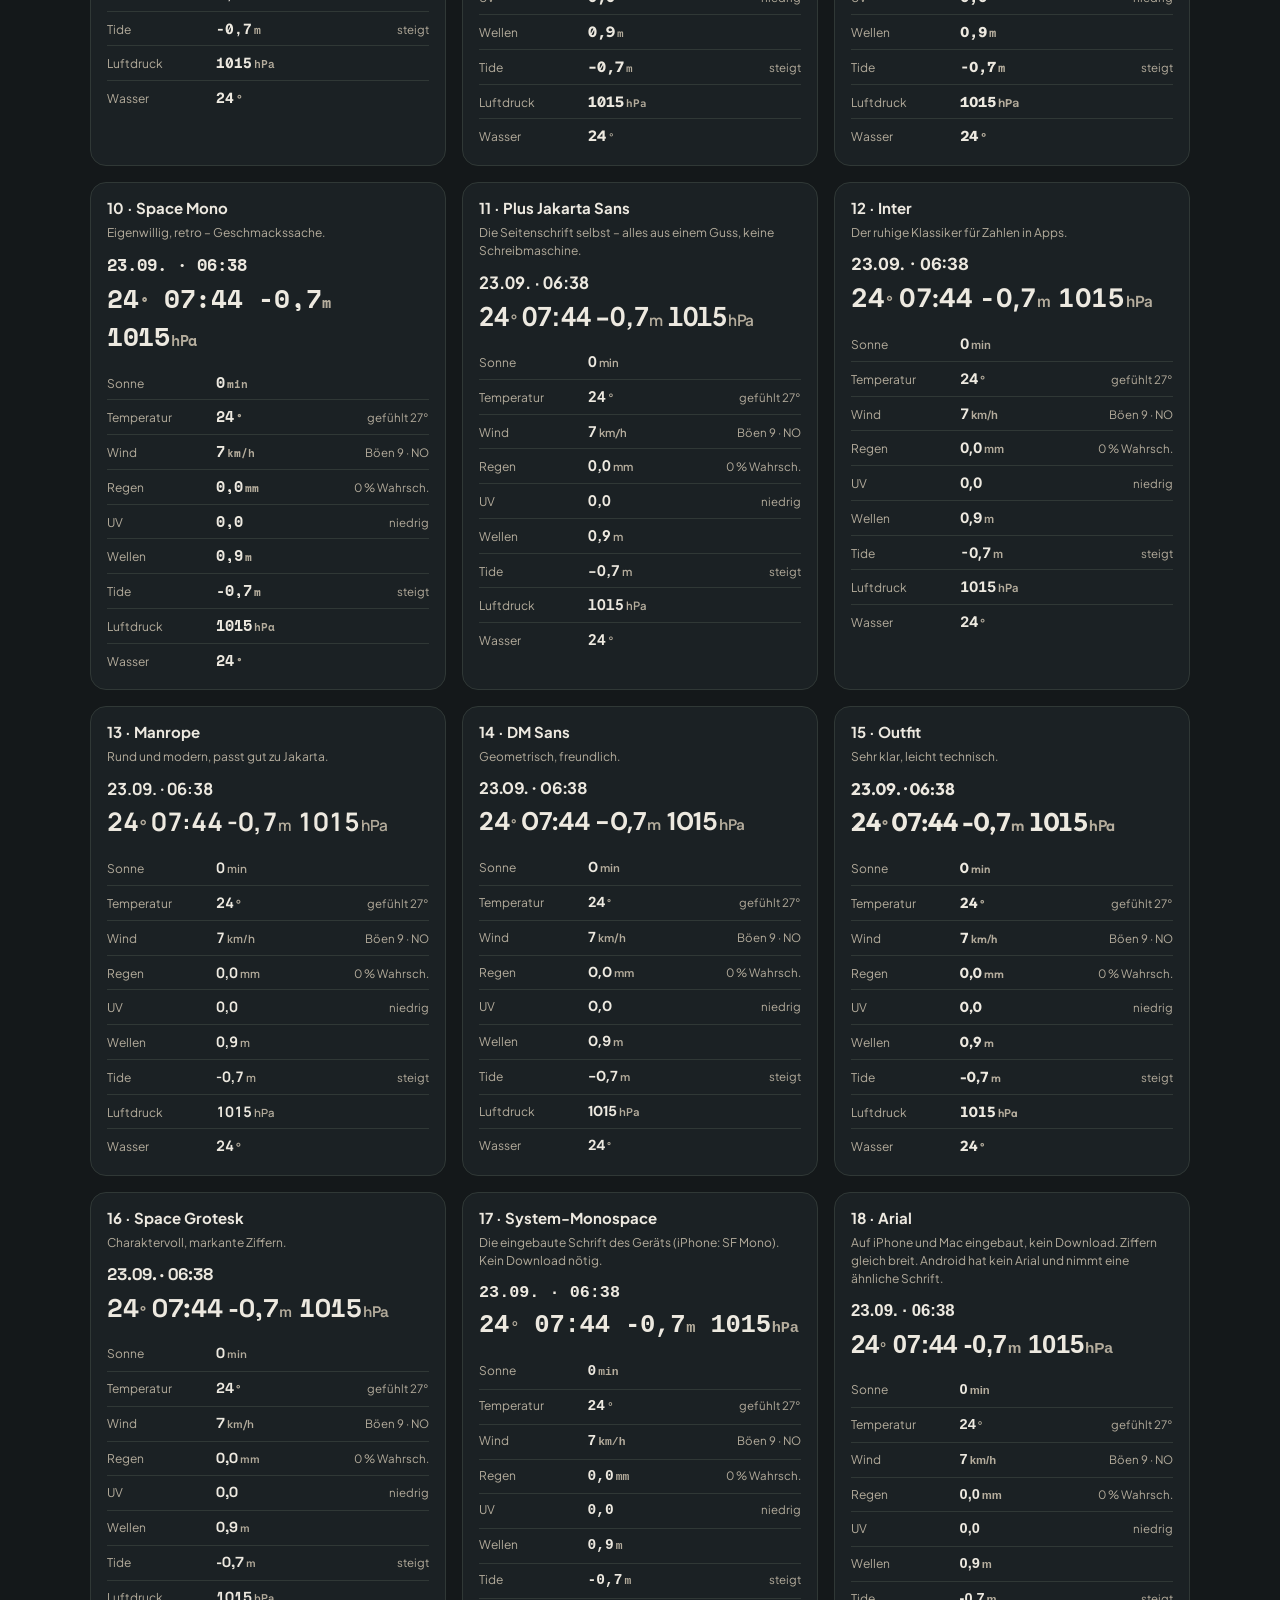
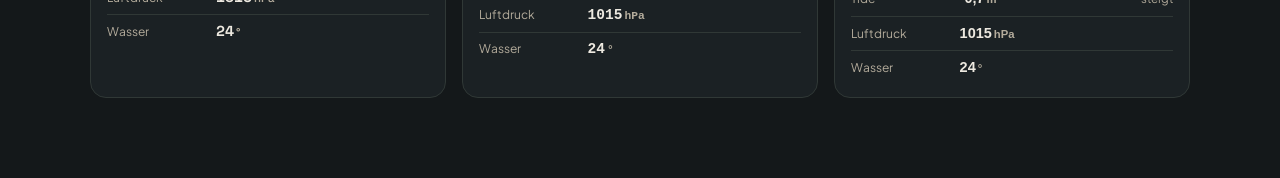
<file: Wetter Tool/schriftprobe.html>
<!doctype html>
<html lang="de">
<head>
<meta charset="utf-8">
<meta name="viewport" content="width=device-width, initial-scale=1, viewport-fit=cover">
<title>Schriftprobe – Zahlen im Wetter-Tool</title>
<link rel="preconnect" href="https://fonts.googleapis.com">
<link rel="preconnect" href="https://fonts.gstatic.com" crossorigin>
<link href="https://fonts.googleapis.com/css2?family=Plus+Jakarta+Sans:wght@400;600;700&family=JetBrains+Mono:wght@500;700&family=IBM+Plex+Mono:wght@500;600&family=Roboto+Mono:wght@500;700&family=DM+Mono:wght@500&family=Fira+Code:wght@500;700&family=Space+Mono:wght@700&family=Source+Code+Pro:wght@600;700&family=Geist+Mono:wght@600;700&family=Red+Hat+Mono:wght@600;700&family=Azeret+Mono:wght@600&family=Inter:wght@600;700&family=Manrope:wght@700;800&family=DM+Sans:wght@600;700&family=Outfit:wght@600;700&family=Space+Grotesk:wght@600;700&display=swap" rel="stylesheet">
<style>
  :root { color-scheme: dark; --page:#14181a; --surface:#1b2124; --surface-2:#202729; --border:#303836; --ink:#ede9e0; --ink-dim:#b4ac9c; --teal:#4bc4cb; }
  :root[data-theme="light"] { color-scheme: light; --page:#fffdf7; --surface:#f8f8f4; --surface-2:#eeeee6; --border:#d7d6c9; --ink:#1c1a17; --ink-dim:#5b564c; --teal:#0f6e76; }
  body { margin:0; background:var(--page); color:var(--ink); font:15px/1.5 "Plus Jakarta Sans", system-ui, sans-serif; }
  .seite { max-width:1100px; margin:0 auto; padding:24px 20px 80px; }
  h1 { font-size:1.5rem; margin:0 0 4px; }
  .unter { color:var(--ink-dim); margin:0 0 18px; max-width:70ch; }
  .leiste { display:flex; gap:10px; flex-wrap:wrap; align-items:center; margin-bottom:22px; }
  .leiste button { min-height:38px; padding:0 14px; border-radius:10px; border:1px solid var(--border); background:var(--surface-2); color:var(--ink); font:600 13.5px "Plus Jakarta Sans", system-ui, sans-serif; cursor:pointer; }
  .leiste button.is-on { border-color:var(--teal); color:var(--teal); }
  .gitter { display:grid; grid-template-columns:repeat(auto-fill, minmax(330px, 1fr)); gap:16px; }
  .karte { background:var(--surface); border:1px solid var(--border); border-radius:16px; padding:14px 16px 12px; }
  .kopf { display:flex; justify-content:space-between; align-items:baseline; gap:10px; margin-bottom:4px; }
  .kopf b { font-size:15px; }
  .kopf .nr { font-family:"JetBrains Mono", monospace; font-size:12px; color:var(--ink-dim); }
  .note { font-size:12px; color:var(--ink-dim); margin:0 0 10px; min-height:18px; }
  .probe { font-weight:700; font-size:1.6rem; letter-spacing:-0.01em; margin:2px 0 10px; font-variant-numeric:tabular-nums; }
  .probe small { font-size:0.6em; font-weight:600; color:var(--ink-dim); margin-left:1px; }
  /* exakt die Liste aus dem Wetter-Tool */
  .mg-werte { display:grid; grid-template-columns:1fr; }
  .mg-wert { display:grid; grid-template-columns:minmax(84px,30%) auto 1fr; align-items:baseline; column-gap:12px; padding:6px 0; border-bottom:1px solid var(--border); }
  .mg-wert:last-child { border-bottom:0; }
  .mg-wl { font-size:12px; color:var(--ink-dim); }
  .mg-wv { font-size:14.5px; font-weight:700; color:var(--ink); white-space:nowrap; font-variant-numeric:tabular-nums; }
  .mg-wv small { font-size:0.78em; font-weight:600; color:var(--ink-dim); margin-left:2px; }
  .mg-wz { font-size:11.5px; color:var(--ink-dim); text-align:right; }
  .karte[data-font] .probe, .karte[data-font] .mg-wv { font-family: var(--f); }
  .karte.is-aktuell { outline:2px solid var(--teal); }
  .zeit { font-weight:700; font-size:1.05rem; margin:8px 0 2px; font-variant-numeric:tabular-nums; }
  .karte[data-font] .zeit { font-family: var(--f); }
  .gross .mg-wv { font-size:17px; }
  .gross .probe { font-size:2rem; }
</style>
</head>
<body>
<div class="seite">
  <h1>Schriftprobe für die Zahlen</h1>
  <p class="unter">Jede Karte zeigt dieselbe Werteliste aus dem Wetter-Tool, nur die Schrift der Zahlen ist anders. Beschriftungen bleiben in Plus Jakarta Sans, der Schrift der Seite. Karte 1 ist der aktuelle Stand. Alle Zahlen sind „tabellarisch", d. h. jede Ziffer gleich breit – so bleiben Spalten bündig.</p>
  <div class="leiste">
    <button type="button" id="hell">☀️ Hell</button>
    <button type="button" id="dunkel" class="is-on">🌙 Dunkel</button>
    <button type="button" id="gross">🔍 Größer</button>
    <span style="color:var(--ink-dim);font-size:13px">Sag mir einfach die Nummer.</span>
  </div>
  <div class="gitter" id="gitter"></div>
</div>
<script>
  var SCHRIFTEN = [
    { name:'JetBrains Mono', css:'"JetBrains Mono", monospace', note:'Aktuell im Einsatz. Technisch, etwas eng.', aktuell:true },
    { name:'IBM Plex Mono', css:'"IBM Plex Mono", monospace', note:'Freundlicher, runder als JetBrains, sehr gut lesbar.' },
    { name:'Roboto Mono', css:'"Roboto Mono", monospace', note:'Neutral, unauffällig, breit verbreitet.' },
    { name:'DM Mono', css:'"DM Mono", monospace', note:'Schlank und leicht, wirkt edel.' },
    { name:'Fira Code', css:'"Fira Code", monospace', note:'Klar, mit deutlich unterscheidbaren Ziffern.' },
    { name:'Source Code Pro', css:'"Source Code Pro", monospace', note:'Ruhig und klassisch.' },
    { name:'Geist Mono', css:'"Geist Mono", monospace', note:'Modern, geometrisch, sehr aufgeräumt.' },
    { name:'Red Hat Mono', css:'"Red Hat Mono", monospace', note:'Weich gerundet, gut auf dem Handy.' },
    { name:'Azeret Mono', css:'"Azeret Mono", monospace', note:'Kräftig, etwas technischer Charakter.' },
    { name:'Space Mono', css:'"Space Mono", monospace', note:'Eigenwillig, retro – Geschmackssache.' },
    { name:'Plus Jakarta Sans', css:'"Plus Jakarta Sans", sans-serif', note:'Die Seitenschrift selbst – alles aus einem Guss, keine Schreibmaschine.' },
    { name:'Inter', css:'"Inter", sans-serif', note:'Der ruhige Klassiker für Zahlen in Apps.' },
    { name:'Manrope', css:'"Manrope", sans-serif', note:'Rund und modern, passt gut zu Jakarta.' },
    { name:'DM Sans', css:'"DM Sans", sans-serif', note:'Geometrisch, freundlich.' },
    { name:'Outfit', css:'"Outfit", sans-serif', note:'Sehr klar, leicht technisch.' },
    { name:'Space Grotesk', css:'"Space Grotesk", sans-serif', note:'Charaktervoll, markante Ziffern.' },
    { name:'System-Monospace', css:'ui-monospace, "SF Mono", Menlo, monospace', note:'Die eingebaute Schrift des Geräts (iPhone: SF Mono). Kein Download nötig.' },
    { name:'Arial', css:'Arial, Helvetica, sans-serif', note:'Auf iPhone und Mac eingebaut, kein Download. Ziffern gleich breit. Android hat kein Arial und nimmt eine ähnliche Schrift.' }
  ];
  var LISTE = [
    ['Sonne','0','min',''], ['Temperatur','24','°','gefühlt 27°'], ['Wind','7','km/h','Böen 9 · NO'],
    ['Regen','0,0','mm','0 % Wahrsch.'], ['UV','0,0','','niedrig'], ['Wellen','0,9','m',''],
    ['Tide','-0,7','m','steigt'], ['Luftdruck','1015','hPa',''], ['Wasser','24','°','']
  ];
  var g = document.getElementById('gitter');
  g.innerHTML = SCHRIFTEN.map(function(s, i){
    return '<div class="karte' + (s.aktuell ? ' is-aktuell' : '') + '" data-font style="--f:' + s.css.replace(/"/g, '&quot;') + '">' +
      '<div class="kopf"><b>' + (i+1) + ' · ' + s.name + '</b><span class="nr">' + (s.aktuell ? 'aktuell' : '') + '</span></div>' +
      '<p class="note">' + s.note + '</p>' +
      '<div class="zeit">23.09. · 06:38</div>' +
      '<div class="probe">24<small>°</small> 07:44 -0,7<small>m</small> 1015<small>hPa</small></div>' +
      '<div class="mg-werte">' + LISTE.map(function(z){
        return '<div class="mg-wert"><span class="mg-wl">' + z[0] + '</span><span class="mg-wv">' + z[1] + (z[2] ? '<small>' + z[2] + '</small>' : '') + '</span><span class="mg-wz">' + z[3] + '</span></div>';
      }).join('') + '</div></div>';
  }).join('');
  var root = document.documentElement;
  document.getElementById('hell').onclick = function(){ root.setAttribute('data-theme','light'); setzeOn(this); };
  document.getElementById('dunkel').onclick = function(){ root.removeAttribute('data-theme'); setzeOn(this); };
  document.getElementById('gross').onclick = function(){ document.body.classList.toggle('gross'); this.classList.toggle('is-on'); };
  function setzeOn(b){ ['hell','dunkel'].forEach(function(id){ document.getElementById(id).classList.toggle('is-on', document.getElementById(id) === b); }); }
</script>
</body>
</html>
</file>
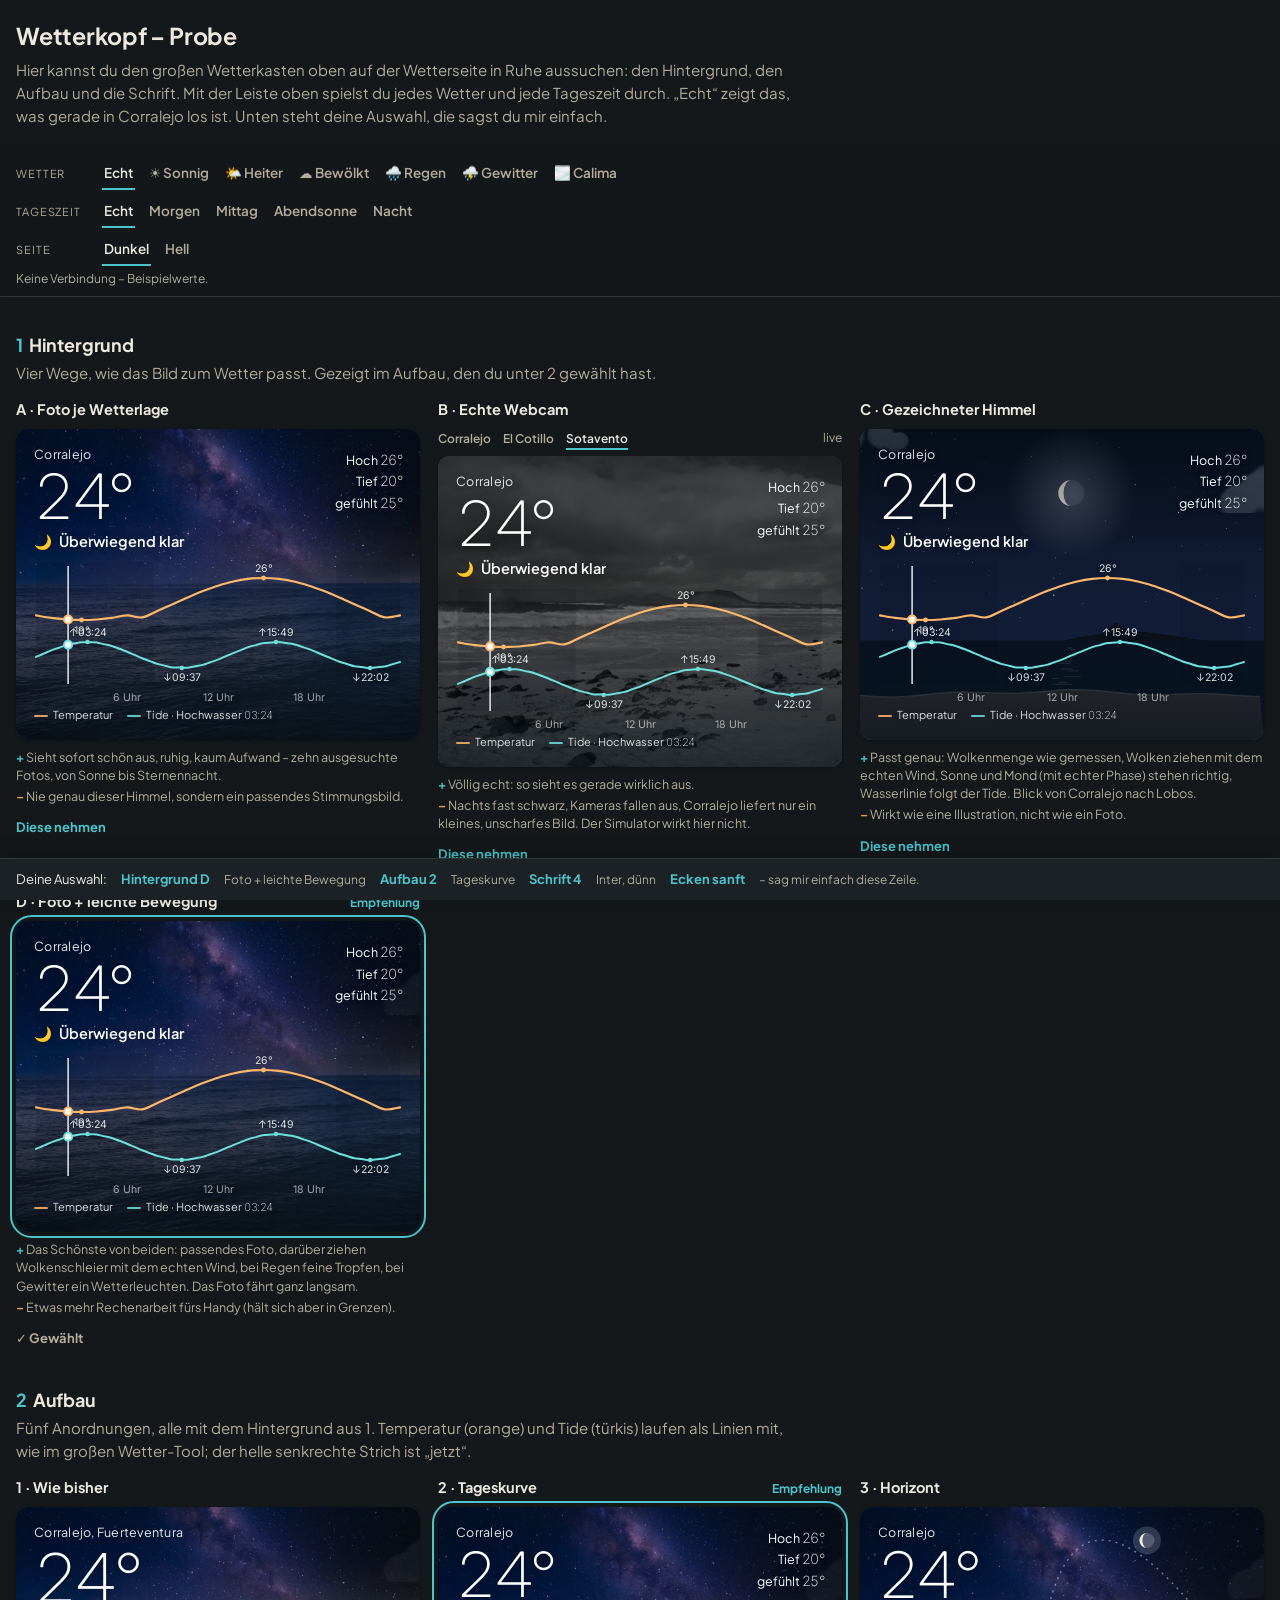
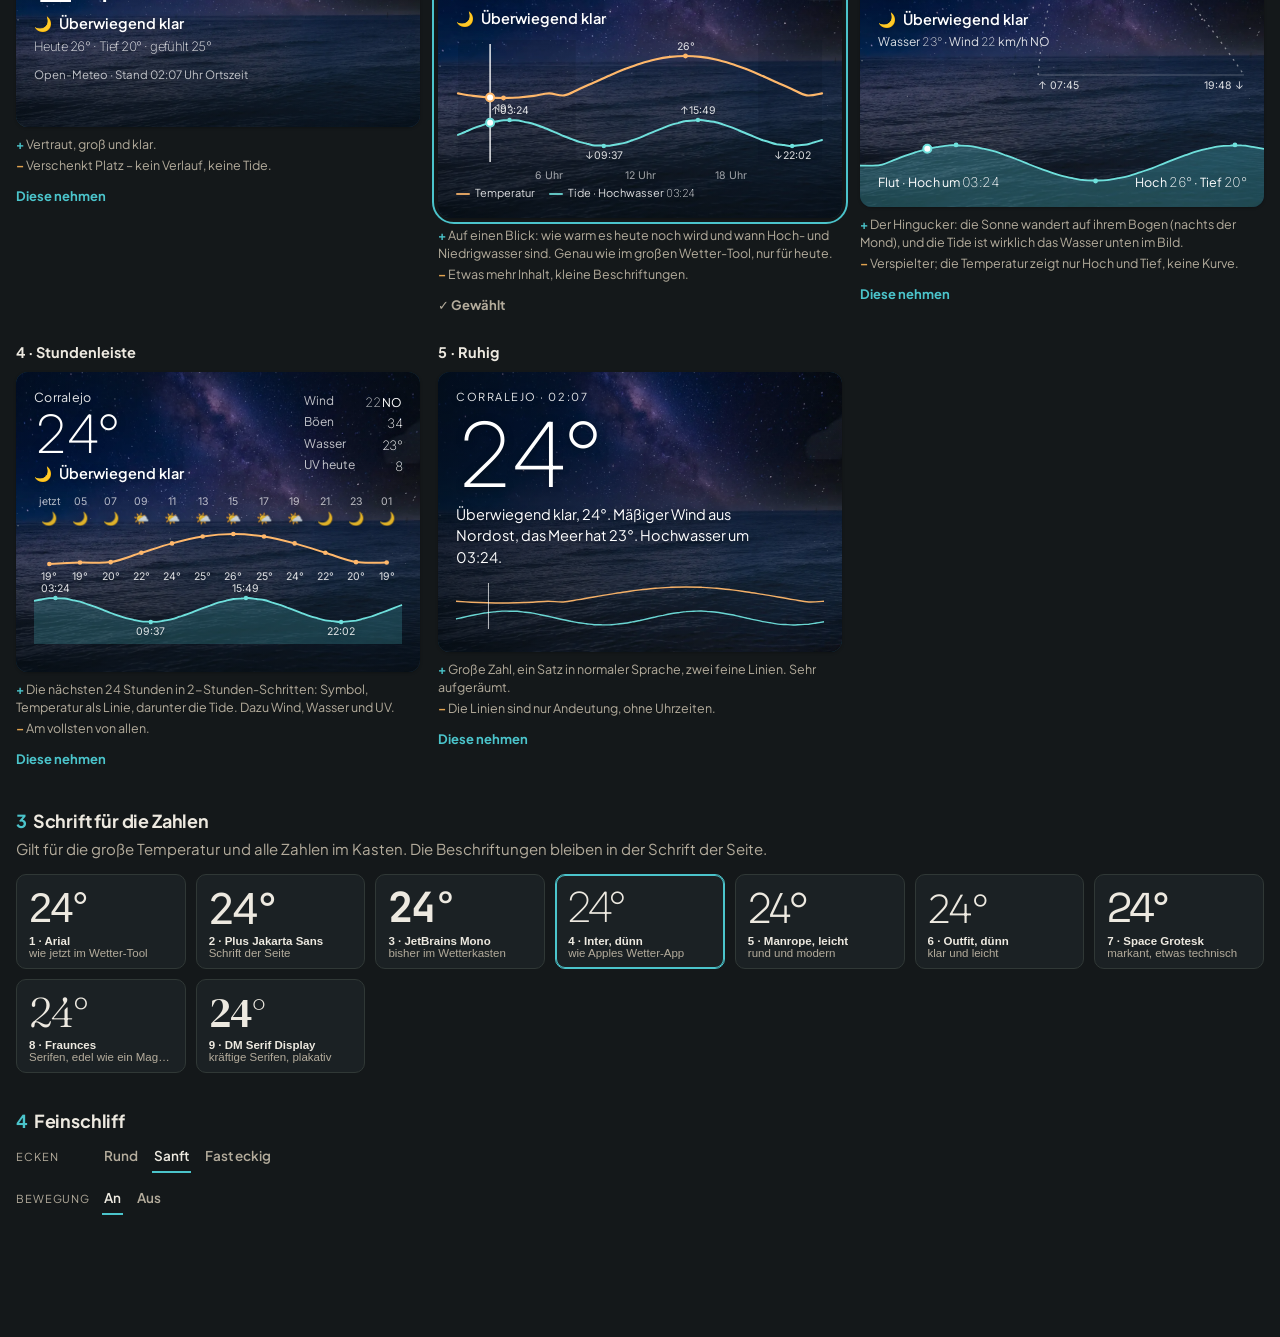
<file: Wetter Tool/wetterkopf-probe.html>
<!doctype html>
<html lang="de">
<head>
<meta charset="utf-8">
<meta name="viewport" content="width=device-width, initial-scale=1, viewport-fit=cover">
<title>Wetterkopf – Probe</title>
<link rel="preconnect" href="https://fonts.googleapis.com">
<link rel="preconnect" href="https://fonts.gstatic.com" crossorigin>
<link href="https://fonts.googleapis.com/css2?family=Plus+Jakarta+Sans:wght@400;500;600;700&family=JetBrains+Mono:wght@500;700&family=Inter:wght@200;300;500&family=Manrope:wght@300;500&family=Outfit:wght@200;300&family=Space+Grotesk:wght@400;500&family=Fraunces:opsz,wght@9..144,300;9..144,500&family=DM+Serif+Display&display=swap" rel="stylesheet">
<style>
  /* ---------- Seite (Farben wie die Fuerteventura-Seite) ---------- */
  :root { color-scheme: dark; --page:#14181a; --surface:#1b2124; --surface-2:#202729; --border:#303836; --ink:#ede9e0; --ink-dim:#b4ac9c; --teal:#4bc4cb; --ochre:#e0a24f; }
  :root[data-theme="light"] { color-scheme: light; --page:#e9ebe6; --surface:#f8f8f4; --surface-2:#eeeee6; --border:#d7d6c9; --ink:#1c1a17; --ink-dim:#5b564c; --teal:#0f6e76; --ochre:#b5741f; }
  * { box-sizing: border-box; }
  body { margin:0; background:var(--page); color:var(--ink); font:15px/1.55 "Plus Jakarta Sans", ui-sans-serif, system-ui, sans-serif; }
  .seite { max-width:1320px; margin:0 auto; padding:18px 16px 120px; }
  h1 { font-size:1.45rem; margin:0 0 4px; letter-spacing:-0.01em; }
  h2 { font-size:1.12rem; margin:0 0 2px; letter-spacing:-0.01em; }
  .unter { color:var(--ink-dim); margin:0 0 16px; max-width:72ch; }
  .abschnitt { margin:34px 0 0; }
  .abschnitt > .unter { margin-bottom:14px; }
  .nr { color:var(--teal); font-weight:700; margin-right:6px; }

  /* ---------- Simulator-Leiste ---------- */
  .regler { position:sticky; top:0; z-index:40; margin:0 -16px; padding:10px 16px 8px; background:color-mix(in srgb, var(--page) 92%, transparent);
    backdrop-filter:blur(8px); -webkit-backdrop-filter:blur(8px); border-bottom:1px solid var(--border); padding-top:calc(10px + env(safe-area-inset-top, 0px)); }
  .zeile { display:flex; align-items:baseline; gap:4px 12px; overflow-x:auto; scrollbar-width:none; -webkit-overflow-scrolling:touch; white-space:nowrap; padding:2px 0; }
  .zeile::-webkit-scrollbar { display:none; }
  .zeile .was { font-size:11px; text-transform:uppercase; letter-spacing:.08em; color:var(--ink-dim); min-width:74px; flex:none; }
  .wahl { border:0; background:none; color:var(--ink-dim); font:600 13.5px "Plus Jakarta Sans", system-ui, sans-serif; padding:6px 2px 5px; cursor:pointer; border-bottom:2px solid transparent; flex:none; min-height:34px; }
  .wahl.is-on { color:var(--ink); border-bottom-color:var(--teal); }
  .status { font-size:12px; color:var(--ink-dim); margin-top:2px; min-height:18px; }
  .status b { color:var(--ink); font-weight:600; }

  /* ---------- Vergleichskarten ---------- */
  .raster { display:grid; gap:22px 18px; grid-template-columns:repeat(auto-fill, minmax(min(100%, 330px), 1fr)); }
  .karte { min-width:0; }
  .karte-kopf { display:flex; justify-content:space-between; align-items:baseline; gap:10px; margin:0 0 8px; }
  .karte-kopf b { font-size:14.5px; }
  .karte-kopf .emp { color:var(--teal); font-size:12px; font-weight:700; white-space:nowrap; }
  .karte .buehne { max-width:440px; }
  .karte.is-gewaehlt .buehne { outline:2px solid var(--teal); outline-offset:4px; border-radius:calc(var(--kopf-ecke) + 4px); }
  .pro, .contra { font-size:12.5px; color:var(--ink-dim); margin:8px 0 0; line-height:1.45; }
  .pro::before { content:"+ "; color:var(--teal); font-weight:700; }
  .contra { margin-top:3px; }
  .contra::before { content:"– "; color:var(--ochre); font-weight:700; }
  .waehlen { margin-top:8px; border:0; background:none; padding:6px 0; color:var(--teal); font:700 13px "Plus Jakarta Sans", system-ui, sans-serif; cursor:pointer; }
  .karte.is-gewaehlt .waehlen { color:var(--ink-dim); cursor:default; }
  .camwahl { display:flex; gap:12px; font-size:12px; margin:0 0 6px; }
  .camwahl button { border:0; background:none; color:var(--ink-dim); font:600 12px "Plus Jakarta Sans", system-ui, sans-serif; padding:2px 0; border-bottom:2px solid transparent; cursor:pointer; }
  .camwahl button.is-on { color:var(--ink); border-bottom-color:var(--teal); }

  /* Schriftproben */
  .schriften { display:grid; gap:10px; grid-template-columns:repeat(auto-fill, minmax(150px, 1fr)); }
  .schrift { text-align:left; border:1px solid var(--border); background:var(--surface); color:var(--ink); border-radius:10px; padding:10px 12px 9px; cursor:pointer; min-width:0; }
  .schrift.is-on { border-color:var(--teal); box-shadow:inset 0 0 0 1px var(--teal); }
  .schrift .probe { font-size:2.6rem; line-height:1; display:block; margin:2px 0 6px; }
  .schrift small { display:block; font-size:11.5px; color:var(--ink-dim); white-space:nowrap; overflow:hidden; text-overflow:ellipsis; }
  .schrift small b { color:var(--ink); font-weight:600; }

  /* Feinschliff */
  .fein { display:grid; gap:4px; }

  /* Auswahl unten */
  .auswahl { position:fixed; left:0; right:0; bottom:0; z-index:50; background:var(--surface); border-top:1px solid var(--border);
    padding:10px 16px calc(10px + env(safe-area-inset-bottom, 0px)); font-size:13px; box-shadow:0 -6px 18px rgba(0,0,0,.18); }
  .auswahl-in { max-width:1320px; margin:0 auto; display:flex; flex-wrap:wrap; gap:2px 14px; align-items:baseline; }
  .auswahl b { color:var(--teal); }
  .auswahl .dim { color:var(--ink-dim); font-size:12px; }

  /* ======================================================================
     Der Wetterkopf selbst
     ====================================================================== */
  :root { --kopf-ecke:12px; --kz-font:Arial, Helvetica, sans-serif; --kz-gewicht:400; --kz-abstand:-0.04em; }
  .kopf { position:relative; overflow:hidden; border-radius:var(--kopf-ecke); color:#fff; isolation:isolate;
    background:#1d4f6b; min-height:220px; box-shadow:0 1px 3px rgba(0,0,0,.25); font-family:"Plus Jakarta Sans", system-ui, sans-serif; }
  .kopf-bg { position:absolute; inset:0; z-index:0; }
  .kopf-bg img { position:absolute; inset:0; width:100%; height:100%; object-fit:cover; display:block; }
  .kopf-bg canvas { position:absolute; inset:0; width:100%; height:100%; display:block; }
  .kopf-bg.faehrt img { animation:faehrt 48s ease-in-out infinite alternate; transform-origin:60% 40%; }
  @keyframes faehrt { from { transform:scale(1.02); } to { transform:scale(1.10) translateX(-1.5%); } }
  .still .kopf-bg.faehrt img { animation:none; }
  @media (prefers-reduced-motion: reduce) { .kopf-bg.faehrt img { animation:none; } }
  .kopf-schleier { position:absolute; inset:0; z-index:1; pointer-events:none;
    background:linear-gradient(180deg, rgba(4,14,22,.42) 0%, rgba(4,14,22,.08) 38%, rgba(4,14,22,.10) 55%, rgba(4,14,22,.62) 100%); }
  .kopf-in { position:relative; z-index:2; padding:16px 18px 16px; }
  .kopf svg { display:block; overflow:visible; }
  .kopf svg text { font-family:var(--kz-font); fill:rgba(255,255,255,.86); font-size:10.5px; }
  .kopf .schatten, .kopf-in { text-shadow:0 1px 8px rgba(0,0,0,.35); }
  .kz { font-family:var(--kz-font); font-weight:var(--kz-gewicht); letter-spacing:var(--kz-abstand); font-variant-numeric:tabular-nums; }
  .ort { font-size:12.5px; letter-spacing:.02em; opacity:.9; }
  .lage { font-size:14.5px; font-weight:600; }
  .lage .ic { margin-right:7px; }
  .klein { font-size:12px; opacity:.85; }

  /* A · wie bisher */
  .a1 .temp { font-size:4.2rem; line-height:.95; margin:4px 0 2px; }
  .a1 .hilo { font-size:13px; opacity:.92; margin-top:2px; }
  .a1 .stand { font-size:11.5px; opacity:.72; margin-top:10px; }

  /* B · Tageskurve */
  .a2 { min-height:300px; }
  .a2 .oben { display:flex; justify-content:space-between; align-items:flex-start; gap:10px; }
  .a2 .temp { font-size:3.9rem; line-height:.92; margin:4px 0 4px; }
  .a2 .rechts { text-align:right; font-size:12.5px; line-height:1.55; padding-top:4px; }
  .a2 .rechts .kz { font-size:14px; }
  .a2 .diagramm { margin-top:10px; }
  .a2 .legende { display:flex; gap:14px; font-size:11px; opacity:.85; margin-top:4px; }
  .a2 .legende i { display:inline-block; width:14px; height:2px; vertical-align:middle; margin-right:5px; border-radius:1px; }

  /* C · Horizont */
  .a3 { min-height:300px; }
  .a3 .kopf-schleier { background:linear-gradient(180deg, rgba(4,14,22,.40) 0%, rgba(4,14,22,.05) 45%, rgba(4,14,22,.35) 100%); }
  .a3 .oben { display:flex; justify-content:space-between; gap:10px; }
  .a3 .temp { font-size:4rem; line-height:.92; margin:4px 0 3px; }
  .a3 .klein { margin-top:3px; }
  .a3 .rechts { text-align:right; font-size:12.5px; line-height:1.55; padding-top:4px; }
  .a3 .szene { position:absolute; inset:0; z-index:1; pointer-events:none; }
  .a3 .unten { position:absolute; left:18px; right:18px; bottom:14px; z-index:2; display:flex; justify-content:space-between; align-items:flex-end; gap:10px; font-size:12.5px; }
  .a3 .unten .kz { font-size:13.5px; }

  /* D · Stundenleiste */
  .a4 { min-height:300px; }
  .a4 .oben { display:flex; justify-content:space-between; align-items:flex-start; gap:12px; }
  .a4 .temp { font-size:3.3rem; line-height:.92; margin:3px 0 3px; }
  .a4 .werte { display:grid; grid-template-columns:auto auto; gap:1px 10px; font-size:12px; padding-top:4px; text-align:right; }
  .a4 .werte span:nth-child(odd) { opacity:.75; text-align:left; }
  .a4 .werte .kz { font-size:13px; }
  .a4 .leiste { margin-top:10px; }

  /* E · Ruhig */
  .a5 { min-height:280px; }
  .a5 .kopf-schleier { background:linear-gradient(90deg, rgba(4,14,22,.62) 0%, rgba(4,14,22,.25) 60%, rgba(4,14,22,.12) 100%); }
  .a5 .ort { text-transform:uppercase; letter-spacing:.14em; font-size:11px; }
  .a5 .temp { font-size:5.6rem; line-height:.9; margin:10px 0 8px; }
  .a5 .satz { font-size:14.5px; line-height:1.5; max-width:30ch; }
  .a5 .linien { margin-top:14px; }
</style>
</head>
<body>
<div class="seite" id="seite">
  <h1>Wetterkopf – Probe</h1>
  <p class="unter">Hier kannst du den großen Wetterkasten oben auf der Wetterseite in Ruhe aussuchen: den Hintergrund, den Aufbau und die Schrift. Mit der Leiste oben spielst du jedes Wetter und jede Tageszeit durch. „Echt“ zeigt das, was gerade in Corralejo los ist. Unten steht deine Auswahl, die sagst du mir einfach.</p>

  <div class="regler" id="regler">
    <div class="zeile" data-gruppe="wetter"><span class="was">Wetter</span></div>
    <div class="zeile" data-gruppe="zeit"><span class="was">Tageszeit</span></div>
    <div class="zeile" data-gruppe="thema"><span class="was">Seite</span></div>
    <div class="status" id="status">Lade echte Werte …</div>
  </div>

  <section class="abschnitt">
    <h2><span class="nr">1</span>Hintergrund</h2>
    <p class="unter">Vier Wege, wie das Bild zum Wetter passt. Gezeigt im Aufbau, den du unter 2 gewählt hast.</p>
    <div class="raster" id="raster-hg"></div>
  </section>

  <section class="abschnitt">
    <h2><span class="nr">2</span>Aufbau</h2>
    <p class="unter">Fünf Anordnungen, alle mit dem Hintergrund aus 1. Temperatur (orange) und Tide (türkis) laufen als Linien mit, wie im großen Wetter-Tool; der helle senkrechte Strich ist „jetzt“.</p>
    <div class="raster" id="raster-aufbau"></div>
  </section>

  <section class="abschnitt">
    <h2><span class="nr">3</span>Schrift für die Zahlen</h2>
    <p class="unter">Gilt für die große Temperatur und alle Zahlen im Kasten. Die Beschriftungen bleiben in der Schrift der Seite.</p>
    <div class="schriften" id="schriften"></div>
  </section>

  <section class="abschnitt">
    <h2><span class="nr">4</span>Feinschliff</h2>
    <div class="fein">
      <div class="zeile" data-gruppe="ecke"><span class="was">Ecken</span></div>
      <div class="zeile" data-gruppe="bewegung"><span class="was">Bewegung</span></div>
    </div>
  </section>
</div>

<div class="auswahl"><div class="auswahl-in" id="auswahl"></div></div>

<script>
(function(){
  'use strict';

  // ======================================================================
  //  Auswahl und Schalter
  // ======================================================================
  var GRUPPEN = {
    wetter: [['echt','Echt'],['sonnig','☀️ Sonnig'],['heiter','🌤️ Heiter'],['bewoelkt','☁️ Bewölkt'],['regen','🌧️ Regen'],['gewitter','⛈️ Gewitter'],['calima','🌫️ Calima']],
    zeit:   [['echt','Echt'],['morgen','Morgen'],['mittag','Mittag'],['abend','Abendsonne'],['nacht','Nacht']],
    thema:  [['dunkel','Dunkel'],['hell','Hell']],
    ecke:   [['20','Rund'],['12','Sanft'],['4','Fast eckig']],
    bewegung: [['an','An'],['aus','Aus']]
  };
  var HINTERGRUENDE = [
    { id:'A', name:'Foto je Wetterlage', pro:'Sieht sofort schön aus, ruhig, kaum Aufwand – zehn ausgesuchte Fotos, von Sonne bis Sternennacht.', contra:'Nie genau dieser Himmel, sondern ein passendes Stimmungsbild.' },
    { id:'B', name:'Echte Webcam', pro:'Völlig echt: so sieht es gerade wirklich aus.', contra:'Nachts fast schwarz, Kameras fallen aus, Corralejo liefert nur ein kleines, unscharfes Bild. Der Simulator wirkt hier nicht.' },
    { id:'C', name:'Gezeichneter Himmel', pro:'Passt genau: Wolkenmenge wie gemessen, Wolken ziehen mit dem echten Wind, Sonne und Mond (mit echter Phase) stehen richtig, Wasserlinie folgt der Tide. Blick von Corralejo nach Lobos.', contra:'Wirkt wie eine Illustration, nicht wie ein Foto.' },
    { id:'D', name:'Foto + leichte Bewegung', emp:true, pro:'Das Schönste von beiden: passendes Foto, darüber ziehen Wolkenschleier mit dem echten Wind, bei Regen feine Tropfen, bei Gewitter ein Wetterleuchten. Das Foto fährt ganz langsam.', contra:'Etwas mehr Rechenarbeit fürs Handy (hält sich aber in Grenzen).' }
  ];
  var AUFBAUTEN = [
    { id:'1', name:'Wie bisher', pro:'Vertraut, groß und klar.', contra:'Verschenkt Platz – kein Verlauf, keine Tide.' },
    { id:'2', name:'Tageskurve', emp:true, pro:'Auf einen Blick: wie warm es heute noch wird und wann Hoch- und Niedrigwasser sind. Genau wie im großen Wetter-Tool, nur für heute.', contra:'Etwas mehr Inhalt, kleine Beschriftungen.' },
    { id:'3', name:'Horizont', pro:'Der Hingucker: die Sonne wandert auf ihrem Bogen (nachts der Mond), und die Tide ist wirklich das Wasser unten im Bild.', contra:'Verspielter; die Temperatur zeigt nur Hoch und Tief, keine Kurve.' },
    { id:'4', name:'Stundenleiste', pro:'Die nächsten 24 Stunden in 2-Stunden-Schritten: Symbol, Temperatur als Linie, darunter die Tide. Dazu Wind, Wasser und UV.', contra:'Am vollsten von allen.' },
    { id:'5', name:'Ruhig', pro:'Große Zahl, ein Satz in normaler Sprache, zwei feine Linien. Sehr aufgeräumt.', contra:'Die Linien sind nur Andeutung, ohne Uhrzeiten.' }
  ];
  var SCHRIFTEN = [
    { id:'1', name:'Arial', note:'wie jetzt im Wetter-Tool', fam:'Arial, Helvetica, sans-serif', w:400, ls:'-0.04em' },
    { id:'2', name:'Plus Jakarta Sans', note:'Schrift der Seite', fam:'"Plus Jakarta Sans", sans-serif', w:500, ls:'-0.045em' },
    { id:'3', name:'JetBrains Mono', note:'bisher im Wetterkasten', fam:'"JetBrains Mono", monospace', w:700, ls:'-0.06em' },
    { id:'4', name:'Inter, dünn', note:'wie Apples Wetter-App', fam:'Inter, sans-serif', w:200, ls:'-0.04em' },
    { id:'5', name:'Manrope, leicht', note:'rund und modern', fam:'Manrope, sans-serif', w:300, ls:'-0.045em' },
    { id:'6', name:'Outfit, dünn', note:'klar und leicht', fam:'Outfit, sans-serif', w:200, ls:'-0.03em' },
    { id:'7', name:'Space Grotesk', note:'markant, etwas technisch', fam:'"Space Grotesk", sans-serif', w:400, ls:'-0.05em' },
    { id:'8', name:'Fraunces', note:'Serifen, edel wie ein Magazin', fam:'Fraunces, Georgia, serif', w:300, ls:'-0.03em' },
    { id:'9', name:'DM Serif Display', note:'kräftige Serifen, plakativ', fam:'"DM Serif Display", Georgia, serif', w:400, ls:'-0.02em' }
  ];

  var wahl = { wetter:'echt', zeit:'echt', thema:'dunkel', ecke:'12', bewegung:'an', hg:'D', aufbau:'2', schrift:'4', cam:'sotavento' };
  try { Object.assign(wahl, JSON.parse(localStorage.getItem('fuerte-wetterkopf') || '{}')); } catch (e) {}
  function merken(){ try { localStorage.setItem('fuerte-wetterkopf', JSON.stringify(wahl)); } catch (e) {} }

  Object.keys(GRUPPEN).forEach(function(g){
    var z = document.querySelector('.zeile[data-gruppe="' + g + '"]');
    GRUPPEN[g].forEach(function(o){
      var b = document.createElement('button');
      b.type = 'button'; b.className = 'wahl'; b.textContent = o[1].replace(' ', '\u00a0'); b.setAttribute('data-wert', o[0]);
      b.addEventListener('click', function(){ wahl[g] = o[0]; merken(); alles(); });
      z.appendChild(b);
    });
  });

  // ======================================================================
  //  Wetterdaten (echt, mit Rückfall)
  // ======================================================================
  var LAT = 28.7297, LON = -13.8672;
  var WMO_TEXT = {0:'Klarer Himmel',1:'Überwiegend klar',2:'Teilweise bewölkt',3:'Bedeckt',45:'Nebel',48:'Reifnebel',51:'Leichter Niesel',53:'Niesel',55:'Starker Niesel',
    61:'Leichter Regen',63:'Regen',65:'Starker Regen',80:'Regenschauer',81:'Regenschauer',82:'Heftige Schauer',95:'Gewitter',96:'Gewitter mit Hagel',99:'Gewitter mit Hagel'};
  var WMO_ICON = {0:'☀️',1:'🌤️',2:'⛅',3:'☁️',45:'🌫️',48:'🌫️',51:'🌦️',53:'🌦️',55:'🌦️',61:'🌧️',63:'🌧️',65:'🌧️',80:'🌦️',81:'🌧️',82:'⛈️',95:'⛈️',96:'⛈️',99:'⛈️'};

  var echt = null;   // was die Schnittstellen liefern

  function stundenSeitHeute(str, heute){
    // "2026-09-26T09:45" -> Stunden seit heute 0 Uhr (Ortszeit)
    var d = Date.UTC(+str.slice(0,4), +str.slice(5,7) - 1, +str.slice(8,10));
    var h = Date.UTC(+heute.slice(0,4), +heute.slice(5,7) - 1, +heute.slice(8,10));
    return (d - h) / 3600000 + (+str.slice(11,13)) + (+str.slice(14,16)) / 60;
  }
  function ortsJetzt(){
    var f = new Intl.DateTimeFormat('de-DE', { timeZone:'Atlantic/Canary', hour:'2-digit', minute:'2-digit', hour12:false });
    var t = f.formatToParts(new Date()).reduce(function(o, p){ o[p.type] = p.value; return o; }, {});
    return (+t.hour % 24) + (+t.minute) / 60;
  }
  function ersatzDaten(){
    var temp = [], tide = [], code = [];
    for (var h = 0; h < 48; h++) {
      temp.push(21.5 + 4 * Math.sin(Math.PI * (h - 9) / 12) * (Math.sin(Math.PI * (h % 24 - 6) / 24) > 0 ? 1 : .6));
      tide.push(1.05 * Math.cos(2 * Math.PI * (h - 3.4) / 12.42));
      code.push(1);
    }
    return { temp: 24, gefuehlt: 25, code: 1, wolken: 20, wind: 22, windRicht: 30, boeen: 34, uv: 5, uvMax: 8, feuchte: 60,
      hoch: 26, tief: 20, auf: 7.75, unter: 19.8, stdTemp: temp, stdCode: code, tide: tide, wasser: 23.2, welle: 1.1, staub: 0, ersatz: true };
  }

  function laden(){
    var urlW = 'https://api.open-meteo.com/v1/forecast?latitude=' + LAT + '&longitude=' + LON +
      '&current=temperature_2m,apparent_temperature,weather_code,cloud_cover,wind_speed_10m,wind_direction_10m,wind_gusts_10m,uv_index,relative_humidity_2m' +
      '&hourly=temperature_2m,weather_code&daily=sunrise,sunset,temperature_2m_max,temperature_2m_min,uv_index_max&timezone=Atlantic%2FCanary&forecast_days=2';
    var urlM = 'https://marine-api.open-meteo.com/v1/marine?latitude=' + LAT + '&longitude=' + LON +
      '&hourly=sea_level_height_msl,wave_height,sea_surface_temperature&timezone=Atlantic%2FCanary&forecast_days=2';
    var urlL = 'https://air-quality-api.open-meteo.com/v1/air-quality?latitude=' + LAT + '&longitude=' + LON + '&current=dust&timezone=Atlantic%2FCanary';
    function hol(u){ return fetch(u).then(function(r){ if (!r.ok) throw new Error(r.status); return r.json(); }); }
    Promise.all([hol(urlW), hol(urlM).catch(function(){ return null; }), hol(urlL).catch(function(){ return null; })]).then(function(a){
      var W = a[0], M = a[1], L = a[2], heute = W.hourly.time[0].slice(0, 10), c = W.current;
      var jetzt = Math.round(ortsJetzt());
      echt = {
        temp: c.temperature_2m, gefuehlt: c.apparent_temperature, code: c.weather_code, wolken: c.cloud_cover,
        wind: c.wind_speed_10m, windRicht: c.wind_direction_10m, boeen: c.wind_gusts_10m, uv: c.uv_index, feuchte: c.relative_humidity_2m,
        uvMax: W.daily.uv_index_max[0], hoch: W.daily.temperature_2m_max[0], tief: W.daily.temperature_2m_min[0],
        auf: stundenSeitHeute(W.daily.sunrise[0], heute), unter: stundenSeitHeute(W.daily.sunset[0], heute),
        stdTemp: W.hourly.temperature_2m, stdCode: W.hourly.weather_code,
        tide: M ? M.hourly.sea_level_height_msl : ersatzDaten().tide,
        wasser: M ? M.hourly.sea_surface_temperature[jetzt] : null,
        welle: M ? M.hourly.wave_height[jetzt] : null,
        staub: L && L.current ? L.current.dust : 0
      };
      alles();
    }).catch(function(){ echt = ersatzDaten(); alles(); });
  }

  // Aus echten Daten und Simulator die Lage bauen, die gezeichnet wird
  var SIM = {
    sonnig:   { code:0,  wolken:4,   regen:0,  staub:0,   text:'Klarer Himmel' },
    heiter:   { code:2,  wolken:38,  regen:0,  staub:0,   text:'Heiter, ein paar Wolken' },
    bewoelkt: { code:3,  wolken:92,  regen:0,  staub:0,   text:'Bedeckt' },
    regen:    { code:63, wolken:100, regen:.6, staub:0,   text:'Regen' },
    gewitter: { code:95, wolken:100, regen:.9, staub:0,   text:'Gewitter' },
    calima:   { code:0,  wolken:12,  regen:0,  staub:320, text:'Calima – Saharastaub' }
  };
  function szeneAus(code, wolken, staub){
    if (code >= 95) return 'gewitter';
    if ((code >= 51 && code <= 67) || (code >= 80 && code <= 82)) return 'regen';
    if (staub >= 100) return 'calima';
    if (code === 45 || code === 48 || code === 3 || wolken >= 75) return 'bewoelkt';
    if (code === 1 || code === 2 || wolken >= 25) return 'heiter';
    return 'sonnig';
  }
  function regenStaerke(code){
    if (code >= 95) return .9;
    if ([55,65,82].indexOf(code) >= 0) return .9;
    if ([53,63,81].indexOf(code) >= 0) return .6;
    if ([51,61,80].indexOf(code) >= 0) return .3;
    return 0;
  }
  function wert(arr, h){
    if (!arr || !arr.length) return null;
    h = Math.max(0, Math.min(arr.length - 1.001, h));
    var i = Math.floor(h), f = h - i, a = arr[i], b = arr[i + 1];
    if (a == null) return b; if (b == null) return a;
    return a + (b - a) * f;
  }
  function lage(){
    var E = echt || ersatzDaten();
    var L = Object.assign({}, E);
    // Uhrzeit
    var t = ortsJetzt();
    if (wahl.zeit === 'morgen') t = E.auf + 0.35;
    if (wahl.zeit === 'mittag') t = 13.5;
    if (wahl.zeit === 'abend')  t = E.unter - 0.45;
    if (wahl.zeit === 'nacht')  t = 22.6;
    L.t = t;
    L.simZeit = wahl.zeit !== 'echt';
    if (L.simZeit) { L.temp = wert(E.stdTemp, t); L.gefuehlt = L.temp + (E.gefuehlt - E.temp); }
    // Wetter
    if (wahl.wetter !== 'echt') {
      var s = SIM[wahl.wetter];
      L.code = s.code; L.wolken = s.wolken; L.staub = s.staub; L.szene = wahl.wetter; L.regen = s.regen; L.text = s.text;
    } else {
      L.szene = szeneAus(E.code, E.wolken, E.staub || 0);
      L.regen = regenStaerke(E.code);
      L.text = L.szene === 'calima' ? 'Calima – Saharastaub' : (WMO_TEXT[E.code] || 'Aktuell');
    }
    L.tag = t > L.auf && t < L.unter;
    L.icon = L.szene === 'calima' ? '🌫️' : (!L.tag && L.code <= 1 ? '🌙' : (!L.tag && L.code <= 3 ? '☁️' : (WMO_ICON[L.code] || '☀️')));
    L.mond = mondPhase(new Date());
    L.extreme = tidenExtreme(L.tide);
    return L;
  }

  // Hoch- und Niedrigwasser aus den Stundenwerten, mit Feinrechnung zwischen den Stunden
  function tidenExtreme(tide){
    var out = [];
    for (var i = 1; i < tide.length - 1; i++) {
      var a = tide[i - 1], b = tide[i], c = tide[i + 1];
      if (a == null || b == null || c == null) continue;
      var hoch = b > a && b >= c, tief = b < a && b <= c;
      if (!hoch && !tief) continue;
      var n = a - 2 * b + c, off = n ? (a - c) / (2 * n) : 0;
      out.push({ h: i + off, hoch: hoch, wert: b - (a - c) * off / 4 });
    }
    return out;
  }
  function naechstesExtrem(L){ for (var i = 0; i < L.extreme.length; i++) if (L.extreme[i].h > L.t) return L.extreme[i]; return null; }
  function mondPhase(d){
    var syn = 29.530588853 * 864e5, bek = Date.UTC(2000, 0, 6, 18, 14);
    return (((d - bek) % syn) + syn) % syn / syn;
  }
  function uhr(h){ h = ((h % 24) + 24) % 24; var m = Math.round(h * 60); return pad(Math.floor(m / 60) % 24) + ':' + pad(m % 60); }
  function pad(n){ return (n < 10 ? '0' : '') + n; }
  function komma(v, st){ return v == null ? '–' : v.toFixed(st).replace('.', ','); }
  var RICHT = ['Nord','Nordost','Ost','Südost','Süd','Südwest','West','Nordwest'];
  var RICHT_K = ['N','NO','O','SO','S','SW','W','NW'];
  function richtung(g, kurz){ var i = Math.round(((g % 360) + 360) % 360 / 45) % 8; return (kurz ? RICHT_K : RICHT)[i]; }
  function windWort(k){ return k < 6 ? 'Kaum Wind' : k < 20 ? 'Leichter Wind' : k < 29 ? 'Mäßiger Wind' : k < 39 ? 'Frischer Wind' : k < 50 ? 'Starker Wind' : 'Stürmischer Wind'; }

  // ======================================================================
  //  Hintergründe
  // ======================================================================
  var BILD = '../images/';
  function fotoFuer(L){
    var s = L.szene, t = L.t;
    if (!L.tag) return (L.wolken > 60 || s === 'regen' || s === 'gewitter') ? 'wx-nachtwolken.webp' : 'wx-nachtklar.webp';
    if (s === 'regen') return 'wx-regen.webp';
    if (s === 'gewitter') return 'wx-gewitter.webp';
    if (s === 'calima') return 'wx-calima.webp';
    if (t - L.auf < 1.3 && s !== 'bewoelkt') return 'wx-morgen.webp';
    if (L.unter - t < 1.6 && s !== 'bewoelkt') return 'wx-abend.webp';
    return { sonnig:'strand-tuerkis.webp', heiter:'wx-heiter.webp', bewoelkt:'wx-bewoelkt.webp' }[s] || 'strand-tuerkis.webp';
  }
  var KAMERAS = {
    corralejo: { name:'Corralejo', url:'https://cdn.skylinewebcams.com/live6086.jpg' },
    cotillo:   { name:'El Cotillo', url:'https://www.meteosurfcanarias.com/1-webcams/webcam-el-cotillo.jpg' },
    sotavento: { name:'Sotavento', url:'https://i.ytimg.com/vi/8CxYZ4tPTmo/maxresdefault_live.jpg' }
  };

  // ---------- Gezeichneter Himmel ----------
  var FARBEN = [   // Sonnenhöhe s: -1 tiefe Nacht ... 0 Horizont ... 1 Mittag
    { s:-1,   oben:[7,13,28],    unten:[20,34,68] },
    { s:-.35, oben:[22,34,74],   unten:[92,82,128] },
    { s:0,    oben:[52,78,138],  unten:[242,152,96] },
    { s:.2,   oben:[60,112,184], unten:[250,196,132] },
    { s:.55,  oben:[22,100,192], unten:[118,188,238] },
    { s:1,    oben:[16,92,186],  unten:[108,180,236] }
  ];
  function mix(a, b, f){ return [a[0] + (b[0] - a[0]) * f, a[1] + (b[1] - a[1]) * f, a[2] + (b[2] - a[2]) * f]; }
  function rgb(c, al){ return 'rgba(' + Math.round(c[0]) + ',' + Math.round(c[1]) + ',' + Math.round(c[2]) + ',' + (al == null ? 1 : al) + ')'; }
  function sonnenHoehe(L){
    var t = L.t;
    if (t >= L.auf && t <= L.unter) return Math.sin(Math.PI * (t - L.auf) / (L.unter - L.auf));
    var ab = t < L.auf ? L.auf - t : t - L.unter;
    return -Math.min(1, ab / 1.3);
  }
  function himmelFarben(L){
    var s = sonnenHoehe(L), i = 0;
    while (i < FARBEN.length - 2 && s > FARBEN[i + 1].s) i++;
    var A = FARBEN[i], B = FARBEN[i + 1], f = Math.max(0, Math.min(1, (s - A.s) / (B.s - A.s)));
    var o = mix(A.oben, B.oben, f), u = mix(A.unten, B.unten, f);
    var nacht = Math.max(0, Math.min(1, -s / .5));
    var grau = { sonnig:0, heiter:.12, bewoelkt:.72, regen:.85, gewitter:.92, calima:0 }[L.szene] || 0;
    var go = mix([116,128,142], [16,20,28], nacht), gu = mix([184,192,200], [36,42,54], nacht);
    if (L.szene === 'gewitter') { go = mix([46,54,64], [10,12,16], nacht); gu = mix([92,102,112], [26,30,38], nacht); }
    o = mix(o, go, grau); u = mix(u, gu, grau);
    if (L.szene === 'calima') { o = mix(o, mix([196,166,120],[46,36,26],nacht), .55); u = mix(u, mix([232,200,150],[70,54,38],nacht), .7); }
    return { oben:o, unten:u, s:s, nacht:nacht };
  }

  var wolkenCache = {};
  function wolkenBild(nr, farbe){
    var key = nr + '|' + farbe.join(',');
    if (wolkenCache[key]) return wolkenCache[key];
    var c = document.createElement('canvas'); c.width = 340; c.height = 150;
    var g = c.getContext('2d'), zufall = zufallsFolge(nr * 97 + 13);
    var n = 12 + Math.floor(zufall() * 8);
    g.save(); g.beginPath(); g.rect(0, 0, 340, 112); g.clip();          // flache Unterkante
    for (var i = 0; i < n; i++) {
      var x = 40 + zufall() * 260, bogen = Math.sin((x - 40) / 260 * Math.PI);
      var r = 16 + zufall() * 22 + bogen * 16, y = 104 - bogen * 38 - zufall() * 18;
      var rg = g.createRadialGradient(x, y - r * .3, r * .1, x, y, r);
      rg.addColorStop(0, rgb(farbe, 1)); rg.addColorStop(.72, rgb(farbe, .9)); rg.addColorStop(1, rgb(farbe, 0));
      g.fillStyle = rg; g.beginPath(); g.arc(x, y, r, 0, Math.PI * 2); g.fill();
    }
    g.restore();
    // Schatten an der Unterseite für etwas Körper
    g.globalCompositeOperation = 'source-atop';
    var sh = g.createLinearGradient(0, 40, 0, 150);
    sh.addColorStop(0, 'rgba(0,0,0,0)'); sh.addColorStop(1, 'rgba(30,40,60,.42)');
    g.fillStyle = sh; g.fillRect(0, 0, 340, 150);
    wolkenCache[key] = c;
    return c;
  }
  function zufallsFolge(seed){ var s = seed >>> 0; return function(){ s = (s * 1664525 + 1013904223) >>> 0; return s / 4294967296; }; }

  function Himmel(canvas, opt){
    this.c = canvas; this.g = canvas.getContext('2d'); this.opt = opt; this.zeit = 0; this.blitz = 0; this.naechsterBlitz = 3 + Math.random() * 5;
  }
  Himmel.prototype.setze = function(L){
    this.L = L; this.F = himmelFarben(L);
    var w = this.c.clientWidth || 360, h = this.c.clientHeight || 260, dpr = Math.min(2, window.devicePixelRatio || 1);
    if (this.c.width !== Math.round(w * dpr)) { this.c.width = Math.round(w * dpr); this.c.height = Math.round(h * dpr); }
    this.w = w; this.h = h; this.dpr = dpr;
    var z = zufallsFolge(7 + L.wolken);
    // Wolken: Menge nach Bedeckungsgrad, bei bedecktem Himmel größer und tiefer
    var dicht = L.wolken / 100, n = Math.round(dicht * 16 * (this.opt.ueber ? .45 : 1)) + (L.szene === 'gewitter' ? 3 : 0);
    var farbe = this.wolkenFarbe(L);
    this.wolken = [];
    for (var i = 0; i < n; i++) {
      var tiefe = .45 + z() * .8;
      this.wolken.push({ x: z() * (w + 300) - 150, y: h * (.02 + z() * (this.opt.ueber ? .6 : .5)) - 30, sk: (w / 340) * (.32 + z() * .38) * (1 + dicht * 1.1) * tiefe,
        tiefe: tiefe, bild: wolkenBild(i % 6, farbe) });
    }
    this.wolken.sort(function(a, b){ return a.tiefe - b.tiefe; });
    // Regen
    this.tropfen = [];
    var nt = Math.round(L.regen * 150 * (w / 400));
    for (var j = 0; j < nt; j++) this.tropfen.push({ x: z() * w, y: z() * h, l: 7 + z() * 10, v: 520 + z() * 360 });
    // Sterne
    this.sterne = [];
    for (var k = 0; k < 120; k++) this.sterne.push({ x: z() * w, y: z() * h * .66, r: z() < .12 ? 1.3 : .7, p: z() * 6.28 });
    // Zugrichtung: Wind kommt aus windRicht, Blick von Corralejo nach Norden (Osten = rechts)
    var nach = (L.windRicht + 180) * Math.PI / 180;
    this.dx = Math.sin(nach); if (Math.abs(this.dx) < .25) this.dx = this.dx < 0 ? -.25 : .25;
    this.tempo = (5 + (L.wind || 0) * .75) * (w / 400);
  };
  Himmel.prototype.wolkenFarbe = function(L){
    var F = himmelFarben(L), n = F.nacht;
    var basis = { sonnig:[255,255,255], heiter:[250,250,252], bewoelkt:[196,202,210], regen:[140,148,160], gewitter:[88,96,108], calima:[228,208,170] }[L.szene];
    if (F.s > -.2 && F.s < .25 && L.szene !== 'regen' && L.szene !== 'gewitter') basis = mix(basis, [250,196,160], .55 * (1 - Math.abs(F.s - .05) / .3));
    return mix(basis, [58,68,88], n * .85).map(Math.round);
  };
  Himmel.prototype.schritt = function(dt){
    if (!this.L) return;            // noch nicht eingerichtet
    var L = this.L, w = this.w, h = this.h, g = this.g, F = this.F, ueber = this.opt.ueber;
    this.zeit += dt;
    g.setTransform(this.dpr, 0, 0, this.dpr, 0, 0);
    g.clearRect(0, 0, w, h);
    var horizont = h * .68;

    if (!ueber) {
      var hg = g.createLinearGradient(0, 0, 0, horizont);
      hg.addColorStop(0, rgb(F.oben)); hg.addColorStop(1, rgb(F.unten));
      g.fillStyle = hg; g.fillRect(0, 0, w, horizont + 1);
    }
    // Sterne
    var klar = 1 - L.wolken / 100;
    if (F.nacht > .2 && klar > .1 && L.szene !== 'calima') {
      for (var i = 0; i < this.sterne.length; i++) {
        var st = this.sterne[i], a = F.nacht * klar * (.45 + .55 * Math.sin(this.zeit * 1.3 + st.p)) * (ueber ? .5 : .9);
        if (st.y > horizont - 4) continue;
        g.fillStyle = 'rgba(255,255,255,' + a.toFixed(3) + ')';
        g.fillRect(st.x, st.y, st.r, st.r);
      }
    }
    // Sonne und Mond auf ihrem Bogen
    if (!ueber && this.opt.sonne !== false) {
      if (L.tag) {
        var f = (L.t - L.auf) / (L.unter - L.auf), sx = w * (.08 + .84 * f), sy = horizont - Math.sin(Math.PI * f) * horizont * .82;
        var sicht = L.szene === 'calima' ? .55 : Math.max(.08, 1 - L.wolken / 100 * .92);
        var tief = 1 - Math.min(1, F.s / .35);
        var kern = mix([255,248,226], [255,178,102], tief), glut = g.createRadialGradient(sx, sy, 0, sx, sy, w * .22);
        glut.addColorStop(0, rgb(kern, .55 * sicht)); glut.addColorStop(1, rgb(kern, 0));
        g.fillStyle = glut; g.beginPath(); g.arc(sx, sy, w * .22, 0, 6.29); g.fill();
        g.fillStyle = rgb(kern, .95 * sicht); g.beginPath(); g.arc(sx, sy, w * .028, 0, 6.29); g.fill();
        this.sonneX = sx; this.sonneSicht = sicht * (1 - Math.min(1, F.s / .6) * .6);
      } else {
        var dauer = L.auf + 24 - L.unter, fn = (((L.t - L.unter) % 24) + 24) % 24 / dauer;
        var mx = w * (.1 + .8 * fn), my = horizont - Math.sin(Math.PI * fn) * horizont * .7, mr = w * .032;
        var ms = Math.max(.15, 1 - L.wolken / 100 * .85);
        var mg = g.createRadialGradient(mx, my, 0, mx, my, mr * 5);
        mg.addColorStop(0, 'rgba(230,236,255,' + (.28 * ms) + ')'); mg.addColorStop(1, 'rgba(230,236,255,0)');
        g.fillStyle = mg; g.beginPath(); g.arc(mx, my, mr * 5, 0, 6.29); g.fill();
        g.globalAlpha = ms; mondZeichnen(g, mx, my, mr, L.mond); g.globalAlpha = 1;
        this.sonneX = mx; this.sonneSicht = .35 * ms;
      }
    }
    // Wolken ziehen mit dem Wind
    for (var k = 0; k < this.wolken.length; k++) {
      var wo = this.wolken[k], bw = 340 * wo.sk, bh = 150 * wo.sk;
      wo.x += this.dx * this.tempo * wo.tiefe * dt;
      if (wo.x > w + 40) wo.x = -bw - 40; if (wo.x < -bw - 40) wo.x = w + 40;
      g.globalAlpha = (ueber ? .24 : .9) * (.55 + wo.tiefe * .45);
      g.drawImage(wo.bild, wo.x, wo.y, bw, bh);
    }
    g.globalAlpha = 1;
    if (!ueber) this.meerZeichnen(horizont);
    // Calima: gelblicher Dunst über allem
    if (L.szene === 'calima') {
      var dg = g.createLinearGradient(0, 0, 0, h);
      dg.addColorStop(0, rgb(mix([214,178,120],[40,30,20],F.nacht), ueber ? .25 : .18)); dg.addColorStop(1, rgb(mix([226,190,130],[50,40,26],F.nacht), ueber ? .42 : .5));
      g.fillStyle = dg; g.fillRect(0, 0, w, h);
    }
    // Regen
    if (this.tropfen.length) {
      g.strokeStyle = 'rgba(210,224,240,' + (ueber ? .38 : .32) + ')'; g.lineWidth = 1; g.beginPath();
      var schraeg = this.dx * Math.min(.5, (L.wind || 10) / 60);
      for (var r = 0; r < this.tropfen.length; r++) {
        var tr = this.tropfen[r];
        tr.y += tr.v * dt; tr.x += tr.v * schraeg * dt;
        if (tr.y > h) { tr.y = -tr.l; tr.x = Math.random() * w; }
        if (tr.x > w) tr.x -= w; if (tr.x < 0) tr.x += w;
        g.moveTo(tr.x, tr.y); g.lineTo(tr.x - schraeg * tr.l, tr.y - tr.l);
      }
      g.stroke();
    }
    // Gewitter: Wetterleuchten
    if (L.szene === 'gewitter' && !this.opt.still) {
      this.naechsterBlitz -= dt;
      if (this.naechsterBlitz <= 0) { this.blitz = .5; this.naechsterBlitz = 4 + Math.random() * 7; }
      if (this.blitz > 0) {
        var bf = this.blitz > .35 ? (.5 - this.blitz) / .15 : (this.blitz > .25 ? .3 : this.blitz / .25 * .7);
        g.fillStyle = 'rgba(225,230,255,' + (Math.max(0, bf) * .55).toFixed(3) + ')'; g.fillRect(0, 0, w, h);
        this.blitz -= dt;
      }
    }
  };
  // Meer mit Lobos am Horizont und Strand vorn; die Wasserlinie folgt der Tide
  Himmel.prototype.meerZeichnen = function(horizont){
    var g = this.g, w = this.w, h = this.h, L = this.L, F = this.F;
    var grau = { sonnig:0, heiter:.1, bewoelkt:.6, regen:.72, gewitter:.8, calima:.35 }[L.szene] || 0;
    var tiefBlau = mix(mix([14,78,112],[6,14,28],F.nacht), [70,86,98], grau * (1 - F.nacht));
    var tuerkis = mix(mix([40,160,176],[10,26,40],F.nacht), [104,128,136], grau * (1 - F.nacht));
    var mg = g.createLinearGradient(0, horizont, 0, h);
    mg.addColorStop(0, rgb(mix(tiefBlau, F.unten, .25))); mg.addColorStop(1, rgb(tuerkis));
    g.fillStyle = mg; g.fillRect(0, horizont, w, h - horizont);
    // Lobos
    var ins = mix(mix(F.unten, [50,62,72], .6), [6,9,16], F.nacht * .8);
    g.fillStyle = rgb(ins);
    g.beginPath(); g.moveTo(w * .50, horizont + .5);
    g.quadraticCurveTo(w * .56, horizont - h * .018, w * .60, horizont - h * .022);
    g.lineTo(w * .635, horizont - h * .058); g.lineTo(w * .665, horizont - h * .03);
    g.quadraticCurveTo(w * .74, horizont - h * .026, w * .80, horizont - h * .01);
    g.quadraticCurveTo(w * .84, horizont, w * .87, horizont + .5); g.closePath(); g.fill();
    // Glitzern unter Sonne oder Mond
    if (this.sonneSicht > .1 && this.sonneX != null) {
      g.fillStyle = 'rgba(255,236,200,' + (this.sonneSicht * .5).toFixed(3) + ')';
      for (var i = 0; i < 26; i++) {
        var yy = horizont + 3 + (i / 26) * (h * .16), br = 4 + (i / 26) * 26;
        var fl = Math.sin(this.zeit * 3 + i * 1.7);
        if (fl < 0) continue;
        g.fillRect(this.sonneX - br / 2 + Math.sin(i * 2.3 + this.zeit) * br * .4, yy, br * (.3 + fl * .5), 1.2);
      }
    }
    // Strand: Wasserkante hebt und senkt sich mit der Tide
    var tide = wert(L.tide, L.t) || 0, kante = h * .87 - tide * h * .025;
    var sand = mix(mix([232,210,168],[176,132,92], Math.max(0, 1 - Math.abs(F.s - .1) / .3) * .5), [34,34,44], F.nacht * .9);
    sand = mix(sand, [150,146,138], grau * .4 * (1 - F.nacht));
    g.fillStyle = rgb(sand);
    g.beginPath(); g.moveTo(0, h);
    for (var x = 0; x <= w; x += 8) g.lineTo(x, kante + Math.sin(this.zeit * .9 + x * .018) * 2.2 + Math.sin(x * .05) * 1.5);
    g.lineTo(w, h); g.closePath(); g.fill();
    g.strokeStyle = 'rgba(255,255,255,' + (.55 * (1 - F.nacht * .7)).toFixed(2) + ')'; g.lineWidth = 1.4; g.beginPath();
    for (var x2 = 0; x2 <= w; x2 += 8) { var yk = kante + Math.sin(this.zeit * .9 + x2 * .018) * 2.2 + Math.sin(x2 * .05) * 1.5; if (x2) g.lineTo(x2, yk); else g.moveTo(x2, yk); }
    g.stroke();
  };
  function mondZeichnen(g, x, y, r, p){
    var t = Math.cos(2 * Math.PI * p), rx = Math.max(.01, Math.abs(t)) * r, zu = p < .5;
    g.fillStyle = 'rgba(200,205,220,.16)'; g.beginPath(); g.arc(x, y, r, 0, 6.29); g.fill();
    g.fillStyle = '#f3efe2'; g.beginPath();
    if (zu) {
      g.arc(x, y, r, -Math.PI / 2, Math.PI / 2, false);
      if (t > 0) g.ellipse(x, y, rx, r, 0, Math.PI / 2, -Math.PI / 2, true); else g.ellipse(x, y, rx, r, 0, Math.PI / 2, 3 * Math.PI / 2, false);
    } else {
      g.arc(x, y, r, Math.PI / 2, 3 * Math.PI / 2, false);
      if (t > 0) g.ellipse(x, y, rx, r, 0, 3 * Math.PI / 2, Math.PI / 2, true); else g.ellipse(x, y, rx, r, 0, -Math.PI / 2, Math.PI / 2, false);
    }
    g.fill();
  }

  // Eine Uhr für alle Himmel; gezeichnet wird nur, was zu sehen ist
  var himmelListe = [];
  var sichtbar = new WeakMap();
  var beobachter = 'IntersectionObserver' in window ? new IntersectionObserver(function(es){ es.forEach(function(e){ sichtbar.set(e.target, e.isIntersecting); }); }) : null;
  var zuletzt = 0;
  function takt(ts){
    var dt = Math.min(.1, (ts - zuletzt) / 1000 || .016); zuletzt = ts;
    var ruhig = wahl.bewegung === 'aus' || matchMedia('(prefers-reduced-motion: reduce)').matches;
    himmelListe.forEach(function(H){
      if (!H.c.isConnected) return;
      if (beobachter && sichtbar.get(H.c) === false) return;
      if (ruhig) { if (!H.gemalt) { H.opt.still = true; H.schritt(0); H.gemalt = true; } return; }
      H.schritt(dt);
    });
    requestAnimationFrame(takt);
  }
  requestAnimationFrame(takt);

  function hintergrundBauen(box, hgId, L, opt){
    var bg = document.createElement('div'); bg.className = 'kopf-bg';
    box.appendChild(bg);
    if (hgId === 'A' || hgId === 'D') {
      var img = document.createElement('img'); img.alt = ''; img.decoding = 'async'; img.src = BILD + fotoFuer(L);
      bg.appendChild(img);
      if (hgId === 'D') bg.classList.add('faehrt');
    }
    if (hgId === 'B') {
      var cam = KAMERAS[wahl.cam] || KAMERAS.sotavento, ci = document.createElement('img');
      ci.alt = ''; ci.referrerPolicy = 'no-referrer'; ci.src = cam.url + '?fv=' + Math.floor(Date.now() / 300000);
      ci.onerror = function(){ ci.src = BILD + 'wx-bewoelkt.webp'; ci.style.filter = 'grayscale(1) brightness(.5)'; };
      bg.appendChild(ci);
    }
    if (hgId === 'C' || hgId === 'D') {
      var cv = document.createElement('canvas'); bg.appendChild(cv);
      var H = new Himmel(cv, { ueber: hgId === 'D', sonne: !(opt && opt.ohneSonne) });
      requestAnimationFrame(function(){ H.setze(L); H.gemalt = false; H.schritt(0); });   // sofort ein erstes Bild, auch außerhalb der Sicht
      himmelListe.push(H);
      if (beobachter) beobachter.observe(cv);
    }
    var sl = document.createElement('div'); sl.className = 'kopf-schleier'; box.appendChild(sl);
  }

  // ======================================================================
  //  Kurven
  // ======================================================================
  // Weiche Linie durch Punkte (Catmull-Rom als Bézier)
  function pfad(p){
    if (!p.length) return '';
    var d = 'M' + p[0][0].toFixed(1) + ' ' + p[0][1].toFixed(1);
    for (var i = 0; i < p.length - 1; i++) {
      var p0 = p[i - 1] || p[i], p1 = p[i], p2 = p[i + 1], p3 = p[i + 2] || p2;
      d += ' C' + (p1[0] + (p2[0] - p0[0]) / 6).toFixed(1) + ' ' + (p1[1] + (p2[1] - p0[1]) / 6).toFixed(1) + ' ' +
        (p2[0] - (p3[0] - p1[0]) / 6).toFixed(1) + ' ' + (p2[1] - (p3[1] - p1[1]) / 6).toFixed(1) + ' ' + p2[0].toFixed(1) + ' ' + p2[1].toFixed(1);
    }
    return d;
  }
  function punkte(arr, h0, h1, x0, x1, y0, y1, vmin, vmax, schritt){
    var p = [];
    for (var h = h0; h <= h1 + 1e-6; h += (schritt || 1)) {
      var v = wert(arr, h); if (v == null) continue;
      p.push([x0 + (h - h0) / (h1 - h0) * (x1 - x0), y1 - (v - vmin) / (vmax - vmin || 1) * (y1 - y0)]);
    }
    return p;
  }
  function spanne(arr, h0, h1){
    var lo = 1e9, hi = -1e9;
    for (var h = Math.floor(h0); h <= Math.ceil(h1); h++) { var v = arr[h]; if (v == null) continue; if (v < lo) lo = v; if (v > hi) hi = v; }
    return [lo, hi];
  }
  var ORANGE = '#ffb86b', TUERKIS = '#6fe0dc';

  // Tageskurve (Aufbau 2): heute 0-24 Uhr
  function tageskurve(L, W){
    var H = 140, x0 = 2, x1 = W - 2, tY0 = 16, tY1 = 58, dY0 = 80, dY1 = 106;
    var st = spanne(L.stdTemp, 0, 24), sd = spanne(L.tide, 0, 24);
    var xh = function(h){ return x0 + h / 24 * (x1 - x0); };
    var tp = punkte(L.stdTemp, 0, 24, x0, x1, tY0, tY1, st[0], st[1]);
    var dp = punkte(L.tide, 0, 24, x0, x1, dY0, dY1, sd[0], sd[1], .5);
    var s = '<svg width="' + W + '" height="' + H + '" aria-hidden="true">';
    // Nacht dunkler
    s += '<rect x="' + x0 + '" y="0" width="' + (xh(L.auf) - x0) + '" height="' + (H - 18) + '" fill="rgba(0,10,25,.13)"/>';
    s += '<rect x="' + xh(L.unter) + '" y="0" width="' + (x1 - xh(L.unter)) + '" height="' + (H - 18) + '" fill="rgba(0,10,25,.13)"/>';
    // Temperatur
    s += '<path d="' + pfad(tp) + '" fill="none" stroke="' + ORANGE + '" stroke-width="2.2" stroke-linecap="round"/>';
    var imax = 0, imin = 0;
    for (var h = 0; h <= 24; h++) { if (L.stdTemp[h] > L.stdTemp[imax]) imax = h; if (L.stdTemp[h] < L.stdTemp[imin]) imin = h; }
    [[imax, -6], [imin, 14]].forEach(function(m){
      var x = xh(m[0]), y = tY1 - (L.stdTemp[m[0]] - st[0]) / (st[1] - st[0] || 1) * (tY1 - tY0);
      s += '<circle cx="' + x + '" cy="' + y + '" r="2.4" fill="' + ORANGE + '"/>';
      s += '<text x="' + Math.max(12, Math.min(W - 12, x)) + '" y="' + (y + m[1]) + '" text-anchor="middle">' + Math.round(L.stdTemp[m[0]]) + '°</text>';
    });
    // Tide
    s += '<path d="' + pfad(dp) + '" fill="none" stroke="' + TUERKIS + '" stroke-width="2" stroke-linecap="round"/>';
    L.extreme.forEach(function(e){
      if (e.h < 0 || e.h > 24) return;
      var x = xh(e.h), y = dY1 - (e.wert - sd[0]) / (sd[1] - sd[0] || 1) * (dY1 - dY0);
      s += '<circle cx="' + x + '" cy="' + y + '" r="2.2" fill="' + TUERKIS + '"/>';
      s += '<text x="' + Math.max(16, Math.min(W - 16, x)) + '" y="' + (e.hoch ? y - 6 : y + 13) + '" text-anchor="middle">' + (e.hoch ? '↑' : '↓') + uhr(e.h) + '</text>';
    });
    // Achse
    [6, 12, 18].forEach(function(hh){ s += '<text x="' + xh(hh) + '" y="' + (H - 1) + '" text-anchor="middle" style="opacity:.7">' + hh + ' Uhr</text>'; });
    // Jetzt
    var xj = xh(L.t);
    s += '<line x1="' + xj + '" x2="' + xj + '" y1="4" y2="' + (H - 18) + '" stroke="#fff" stroke-width="1.5" opacity=".9"/>';
    var tj = tY1 - (wert(L.stdTemp, L.t) - st[0]) / (st[1] - st[0] || 1) * (tY1 - tY0);
    var dj = dY1 - (wert(L.tide, L.t) - sd[0]) / (sd[1] - sd[0] || 1) * (dY1 - dY0);
    s += '<circle cx="' + xj + '" cy="' + tj + '" r="4" fill="#fff" stroke="' + ORANGE + '" stroke-width="2"/>';
    s += '<circle cx="' + xj + '" cy="' + dj + '" r="4" fill="#fff" stroke="' + TUERKIS + '" stroke-width="2"/>';
    return s + '</svg>';
  }

  // Horizont (Aufbau 3): Sonnenbogen oben, Tide als Wasser unten
  function horizont(L, W, Hh){
    var s = '<svg width="' + W + '" height="' + Hh + '" aria-hidden="true">';
    var bx0 = Math.round(W * .44), bx1 = W - 20, basis = Hh * .56, hoehe = Hh * .45;   // Bogen rechts, links bleibt Platz für die Temperatur
    var bogen = 'M' + bx0 + ' ' + basis + ' Q' + (W / 2) + ' ' + (basis - hoehe * 2) + ' ' + bx1 + ' ' + basis;
    s += '<path d="' + bogen + '" fill="none" stroke="rgba(255,255,255,.45)" stroke-width="1.3" stroke-dasharray="2 5"/>';
    s += '<line x1="' + bx0 + '" x2="' + bx1 + '" y1="' + basis + '" y2="' + basis + '" stroke="rgba(255,255,255,.25)"/>';
    s += '<text x="' + bx0 + '" y="' + (basis + 14) + '">↑ ' + uhr(L.auf) + '</text>';
    s += '<text x="' + bx1 + '" y="' + (basis + 14) + '" text-anchor="end">' + uhr(L.unter) + ' ↓</text>';
    var f, tag = L.tag;
    if (tag) f = (L.t - L.auf) / (L.unter - L.auf);
    else f = ((((L.t - L.unter) % 24) + 24) % 24) / (L.auf + 24 - L.unter);
    var px = bx0 + (bx1 - bx0) * f, py = (1 - f) * (1 - f) * basis + 2 * (1 - f) * f * (basis - hoehe * 2) + f * f * basis;
    if (tag) {
      s += '<circle cx="' + px + '" cy="' + py + '" r="16" fill="rgba(255,214,140,.25)"/>';
      s += '<circle cx="' + px + '" cy="' + py + '" r="7.5" fill="#ffd98c"/>';
    } else {
      s += '<circle cx="' + px + '" cy="' + py + '" r="14" fill="rgba(220,230,255,.18)"/>';
      s += mondSvg(px, py, 7.5, L.mond);
    }
    // Wasser: Tide der nächsten Stunden, links jetzt
    var h0 = L.t - 3, h1 = L.t + 15, sd = spanne(L.tide, 0, 40), y0 = Hh - 62, y1 = Hh - 26;
    var p = punkte(L.tide, h0, h1, 0, W, y0, y1, sd[0], sd[1], .5);
    s += '<path d="' + pfad(p) + ' L' + W + ' ' + Hh + ' L0 ' + Hh + ' Z" fill="rgba(80,200,210,.30)"/>';
    s += '<path d="' + pfad(p) + '" fill="none" stroke="' + TUERKIS + '" stroke-width="1.8"/>';
    var xj = (L.t - h0) / (h1 - h0) * W, yj = y1 - (wert(L.tide, L.t) - sd[0]) / (sd[1] - sd[0] || 1) * (y1 - y0);
    s += '<circle cx="' + xj + '" cy="' + yj + '" r="4" fill="#fff" stroke="' + TUERKIS + '" stroke-width="2"/>';
    L.extreme.forEach(function(e){
      if (e.h < h0 + .5 || e.h > h1 - .5) return;
      var x = (e.h - h0) / (h1 - h0) * W, y = y1 - (e.wert - sd[0]) / (sd[1] - sd[0] || 1) * (y1 - y0);
      s += '<circle cx="' + x + '" cy="' + y + '" r="2.4" fill="' + TUERKIS + '"/>';
    });
    return s + '</svg>';
  }
  function mondSvg(x, y, r, p){
    var t = Math.cos(2 * Math.PI * p), rx = Math.max(.01, Math.abs(t)) * r, zu = p < .5;
    var au = zu ? 1 : 0, iu = zu ? (t > 0 ? 0 : 1) : (t > 0 ? 1 : 0);
    return '<circle cx="' + x + '" cy="' + y + '" r="' + r + '" fill="rgba(200,205,220,.25)"/>' +
      '<path d="M' + x + ' ' + (y - r) + ' A' + r + ' ' + r + ' 0 0 ' + au + ' ' + x + ' ' + (y + r) + ' A' + rx.toFixed(2) + ' ' + r + ' 0 0 ' + iu + ' ' + x + ' ' + (y - r) + ' Z" fill="#f3efe2"/>';
  }

  // Stundenleiste (Aufbau 4): nächste 24 Stunden in 2-Stunden-Schritten
  function stundenleiste(L, W){
    var H = 150, n = 12, start = Math.ceil(L.t), sp = W / n;
    var stunden = []; for (var i = 0; i < n; i++) stunden.push(start + i * 2);
    var st = spanne(L.stdTemp, start, start + 22), tY0 = 40, tY1 = 70;
    var sd = spanne(L.tide, start - 1, start + 23), dY0 = 104, dY1 = 128;
    var s = '<svg width="' + W + '" height="' + H + '" aria-hidden="true">';
    var tp = stunden.map(function(h, i){ return [sp * (i + .5), tY1 - (wert(L.stdTemp, h) - st[0]) / (st[1] - st[0] || 1) * (tY1 - tY0)]; });
    s += '<path d="' + pfad(tp) + '" fill="none" stroke="' + ORANGE + '" stroke-width="2"/>';
    stunden.forEach(function(h, i){
      var x = sp * (i + .5), hh = h % 24, tag = hh > L.auf && hh < L.unter;
      var code = L.stdCode[h] != null ? L.stdCode[h] : L.code;
      if (wahl.wetter !== 'echt') code = L.code;
      var ic = L.szene === 'calima' ? '🌫️' : (!tag && code <= 1 ? '🌙' : (!tag && code <= 3 ? '☁️' : (WMO_ICON[code] || '☀️')));
      s += '<text x="' + x + '" y="11" text-anchor="middle" style="opacity:.8">' + (i === 0 ? 'jetzt' : pad(hh)) + '</text>';
      s += '<text x="' + x + '" y="29" text-anchor="middle" style="font-size:13px;font-family:system-ui">' + ic + '</text>';
      s += '<circle cx="' + x + '" cy="' + tp[i][1] + '" r="2.3" fill="' + ORANGE + '"/>';
      s += '<text x="' + x + '" y="' + (tY1 + 16) + '" text-anchor="middle">' + Math.round(wert(L.stdTemp, h)) + '°</text>';
    });
    var dp = punkte(L.tide, start - .5 * 2, start + 23, 0, W, dY0, dY1, sd[0], sd[1], .5);
    s += '<path d="' + pfad(dp) + ' L' + W + ' ' + H + ' L0 ' + H + ' Z" fill="rgba(80,200,210,.22)"/>';
    s += '<path d="' + pfad(dp) + '" fill="none" stroke="' + TUERKIS + '" stroke-width="1.8"/>';
    L.extreme.forEach(function(e){
      if (e.h < start - 1 || e.h > start + 23) return;
      var x = (e.h - (start - 1)) / 24 * W, y = dY1 - (e.wert - sd[0]) / (sd[1] - sd[0] || 1) * (dY1 - dY0);
      s += '<circle cx="' + x + '" cy="' + y + '" r="2.2" fill="' + TUERKIS + '"/>';
      s += '<text x="' + Math.max(18, Math.min(W - 18, x)) + '" y="' + (e.hoch ? y - 6 : y + 13) + '" text-anchor="middle">' + uhr(e.h) + '</text>';
    });
    return s + '</svg>';
  }

  // Zwei feine Linien (Aufbau 5)
  function feineLinien(L, W){
    var H = 46, st = spanne(L.stdTemp, 0, 24), sd = spanne(L.tide, 0, 24);
    var xh = function(h){ return h / 24 * W; };
    var s = '<svg width="' + W + '" height="' + H + '" aria-hidden="true">';
    s += '<path d="' + pfad(punkte(L.stdTemp, 0, 24, 0, W, 4, 20, st[0], st[1])) + '" fill="none" stroke="' + ORANGE + '" stroke-width="1.4" opacity=".95"/>';
    s += '<path d="' + pfad(punkte(L.tide, 0, 24, 0, W, 28, 42, sd[0], sd[1], .5)) + '" fill="none" stroke="' + TUERKIS + '" stroke-width="1.4" opacity=".95"/>';
    var xj = xh(L.t);
    s += '<line x1="' + xj + '" x2="' + xj + '" y1="0" y2="' + H + '" stroke="#fff" stroke-width="1" opacity=".7"/>';
    return s + '</svg>';
  }

  // ======================================================================
  //  Die fünf Aufbauten
  // ======================================================================
  function temperatur(L){ return Math.round(L.temp) + '°'; }
  function kopfBauen(ziel, aufbau, hg, L){
    var box = document.createElement('div');
    box.className = 'kopf a' + aufbau;
    ziel.appendChild(box);
    hintergrundBauen(box, hg, L, { ohneSonne: aufbau === '3' });
    var inn = document.createElement('div'); inn.className = 'kopf-in'; box.appendChild(inn);
    var ex = naechstesExtrem(L), W = Math.max(260, (box.clientWidth || 360) - 36);
    var wasser = L.wasser != null ? komma(L.wasser, 0) + '°' : '–';
    var stand = (L.simZeit || wahl.wetter !== 'echt') ? 'Simulation · ' + uhr(L.t) + ' Uhr' : 'Open-Meteo · Stand ' + uhr(ortsJetzt()) + ' Uhr Ortszeit';
    if (aufbau === '1') {
      inn.innerHTML = '<div class="ort">Corralejo, Fuerteventura</div><div class="temp kz">' + temperatur(L) + '</div>' +
        '<div class="lage"><span class="ic">' + L.icon + '</span>' + L.text + '</div>' +
        '<div class="hilo kz">Heute ' + Math.round(L.hoch) + '°  ·  Tief ' + Math.round(L.tief) + '°  ·  gefühlt ' + Math.round(L.gefuehlt) + '°</div>' +
        '<div class="stand">' + stand + '</div>';
    }
    if (aufbau === '2') {
      inn.innerHTML = '<div class="oben"><div><div class="ort">Corralejo</div><div class="temp kz">' + temperatur(L) + '</div>' +
        '<div class="lage"><span class="ic">' + L.icon + '</span>' + L.text + '</div></div>' +
        '<div class="rechts">Hoch <span class="kz">' + Math.round(L.hoch) + '°</span><br>Tief <span class="kz">' + Math.round(L.tief) + '°</span><br>gefühlt <span class="kz">' + Math.round(L.gefuehlt) + '°</span></div></div>' +
        '<div class="diagramm">' + tageskurve(L, W) + '</div>' +
        '<div class="legende"><span><i style="background:' + ORANGE + '"></i>Temperatur</span><span><i style="background:' + TUERKIS + '"></i>Tide' +
        (ex ? ' · ' + (ex.hoch ? 'Hochwasser' : 'Niedrigwasser') + ' <span class="kz">' + uhr(ex.h) + '</span>' : '') + '</span></div>';
    }
    if (aufbau === '3') {
      var Hh = 300;
      var sz = document.createElement('div'); sz.className = 'szene'; sz.innerHTML = horizont(L, box.clientWidth || 360, Hh);
      box.insertBefore(sz, inn);
      inn.innerHTML = '<div class="ort">Corralejo</div><div class="temp kz">' + temperatur(L) + '</div>' +
        '<div class="lage"><span class="ic">' + L.icon + '</span>' + L.text + '</div>' +
        '<div class="klein">Wasser <span class="kz">' + wasser + '</span> · Wind <span class="kz">' + Math.round(L.wind) + '</span> km/h ' + richtung(L.windRicht, true) + '</div>';
      var un = document.createElement('div'); un.className = 'unten';
      un.innerHTML = '<span>' + (ex ? (ex.hoch ? 'Flut · Hoch um ' : 'Ebbe · Tief um ') + '<span class="kz">' + uhr(ex.h) + '</span>' : 'Tide') + '</span>' +
        '<span>Hoch <span class="kz">' + Math.round(L.hoch) + '°</span> · Tief <span class="kz">' + Math.round(L.tief) + '°</span></span>';
      box.appendChild(un);
    }
    if (aufbau === '4') {
      inn.innerHTML = '<div class="oben"><div><div class="ort">Corralejo</div><div class="temp kz">' + temperatur(L) + '</div>' +
        '<div class="lage"><span class="ic">' + L.icon + '</span>' + L.text + '</div></div>' +
        '<div class="werte"><span>Wind</span><span><span class="kz">' + Math.round(L.wind) + '</span> ' + richtung(L.windRicht, true) + '</span>' +
        '<span>Böen</span><span class="kz">' + Math.round(L.boeen) + '</span>' +
        '<span>Wasser</span><span class="kz">' + wasser + '</span>' +
        '<span>UV heute</span><span class="kz">' + Math.round(L.uvMax) + '</span></div></div>' +
        '<div class="leiste">' + stundenleiste(L, W) + '</div>';
    }
    if (aufbau === '5') {
      var satz = L.text + ', ' + Math.round(L.temp) + '°' + (Math.abs(L.gefuehlt - L.temp) >= 2 ? ', gefühlt ' + Math.round(L.gefuehlt) + '°' : '') + '. ' +
        windWort(L.wind) + ' aus ' + richtung(L.windRicht) + (L.wasser != null ? ', das Meer hat ' + Math.round(L.wasser) + '°' : '') + '.' +
        (ex ? ' ' + (ex.hoch ? 'Hochwasser' : 'Niedrigwasser') + ' um ' + uhr(ex.h) + '.' : '');
      inn.innerHTML = '<div class="ort">Corralejo · ' + uhr(L.t) + '</div><div class="temp kz">' + temperatur(L) + '</div>' +
        '<div class="satz">' + satz + '</div><div class="linien">' + feineLinien(L, W) + '</div>';
    }
    return box;
  }

  // ======================================================================
  //  Seite zusammensetzen
  // ======================================================================
  function karte(ziel, titel, emp, text, gewaehlt, beiWahl, vorBuehne){
    var k = document.createElement('div'); k.className = 'karte' + (gewaehlt ? ' is-gewaehlt' : '');
    k.innerHTML = '<div class="karte-kopf"><b>' + titel + '</b>' + (emp ? '<span class="emp">Empfehlung</span>' : '') + '</div>';
    if (vorBuehne) k.appendChild(vorBuehne);
    var b = document.createElement('div'); b.className = 'buehne'; k.appendChild(b);
    ziel.appendChild(k);
    var p = document.createElement('p'); p.className = 'pro'; p.textContent = text.pro; k.appendChild(p);
    var c = document.createElement('p'); c.className = 'contra'; c.textContent = text.contra; k.appendChild(c);
    var w = document.createElement('button'); w.type = 'button'; w.className = 'waehlen'; w.textContent = gewaehlt ? '✓ Gewählt' : 'Diese nehmen';
    w.addEventListener('click', beiWahl); k.appendChild(w);
    return b;
  }

  function alles(){
    document.documentElement.setAttribute('data-theme', wahl.thema === 'hell' ? 'light' : 'dark');
    document.documentElement.style.setProperty('--kopf-ecke', wahl.ecke + 'px');
    var sf = SCHRIFTEN.filter(function(s){ return s.id === wahl.schrift; })[0] || SCHRIFTEN[0];
    document.documentElement.style.setProperty('--kz-font', sf.fam);
    document.documentElement.style.setProperty('--kz-gewicht', sf.w);
    document.documentElement.style.setProperty('--kz-abstand', sf.ls);
    document.body.classList.toggle('still', wahl.bewegung === 'aus');
    document.querySelectorAll('.zeile[data-gruppe]').forEach(function(z){
      var g = z.getAttribute('data-gruppe');
      z.querySelectorAll('.wahl').forEach(function(b){ b.classList.toggle('is-on', b.getAttribute('data-wert') === wahl[g]); });
    });
    var L = lage();
    var st = document.getElementById('status');
    if (echt) {
      st.innerHTML = (echt.ersatz ? 'Keine Verbindung – Beispielwerte. ' : 'Echt jetzt in Corralejo: <b>' + (WMO_TEXT[echt.code] || '') + ', ' + Math.round(echt.temp) + '°</b>, Wolken ' + echt.wolken + ' %, Wind ' + Math.round(echt.wind) + ' km/h aus ' + richtung(echt.windRicht) + ', Saharastaub ' + Math.round(echt.staub || 0) + ' µg/m³. ') +
        (wahl.wetter !== 'echt' || wahl.zeit !== 'echt' ? 'Gezeigt: <b>' + L.text + ' um ' + uhr(L.t) + ' Uhr</b>.' : '');
    }

    himmelListe = [];
    var r1 = document.getElementById('raster-hg'); r1.innerHTML = '';
    HINTERGRUENDE.forEach(function(H){
      var vor = null;
      if (H.id === 'B') {
        vor = document.createElement('div'); vor.className = 'camwahl';
        Object.keys(KAMERAS).forEach(function(id){
          var b = document.createElement('button'); b.type = 'button'; b.textContent = KAMERAS[id].name;
          if (id === wahl.cam) b.className = 'is-on';
          b.addEventListener('click', function(){ wahl.cam = id; merken(); alles(); });
          vor.appendChild(b);
        });
        var hw = document.createElement('span'); hw.style.cssText = 'margin-left:auto;color:var(--ink-dim)';
        hw.textContent = (wahl.wetter !== 'echt' || wahl.zeit !== 'echt') ? 'zeigt immer das echte Jetzt' : 'live';
        vor.appendChild(hw);
      }
      var b = karte(r1, H.id + ' · ' + H.name, H.emp, H, wahl.hg === H.id, function(){ wahl.hg = H.id; merken(); alles(); }, vor);
      kopfBauen(b, wahl.aufbau, H.id, L);
    });
    var r2 = document.getElementById('raster-aufbau'); r2.innerHTML = '';
    AUFBAUTEN.forEach(function(A){
      var b = karte(r2, A.id + ' · ' + A.name, A.emp, A, wahl.aufbau === A.id, function(){ wahl.aufbau = A.id; merken(); alles(); });
      kopfBauen(b, A.id, wahl.hg, L);
    });
    var sch = document.getElementById('schriften'); sch.innerHTML = '';
    SCHRIFTEN.forEach(function(S){
      var b = document.createElement('button'); b.type = 'button'; b.className = 'schrift' + (S.id === wahl.schrift ? ' is-on' : '');
      b.innerHTML = '<span class="probe" style="font-family:' + S.fam.replace(/"/g, '&quot;') + ';font-weight:' + S.w + ';letter-spacing:' + S.ls + '">' + Math.round(L.temp) + '°</span>' +
        '<small><b>' + S.id + ' · ' + S.name + '</b></small><small>' + S.note + '</small>';
      b.addEventListener('click', function(){ wahl.schrift = S.id; merken(); alles(); });
      sch.appendChild(b);
    });
    var H = HINTERGRUENDE.filter(function(h){ return h.id === wahl.hg; })[0], A = AUFBAUTEN.filter(function(a){ return a.id === wahl.aufbau; })[0];
    var eck = GRUPPEN.ecke.filter(function(e){ return e[0] === wahl.ecke; })[0][1];
    document.getElementById('auswahl').innerHTML = '<span>Deine Auswahl:</span> <b>Hintergrund ' + H.id + '</b> <span class="dim">' + H.name + '</span>' +
      ' <b>Aufbau ' + A.id + '</b> <span class="dim">' + A.name + '</span> <b>Schrift ' + sf.id + '</b> <span class="dim">' + sf.name + '</span>' +
      ' <b>Ecken ' + eck.toLowerCase() + '</b> <span class="dim">– sag mir einfach diese Zeile.</span>';
  }

  var groesse = null;
  window.addEventListener('resize', function(){ clearTimeout(groesse); groesse = setTimeout(alles, 250); });
  alles();
  laden();
  // Echte Werte alle 15 Minuten nachladen
  setInterval(laden, 15 * 60000);
})();
</script>
</body>
</html>
</file>
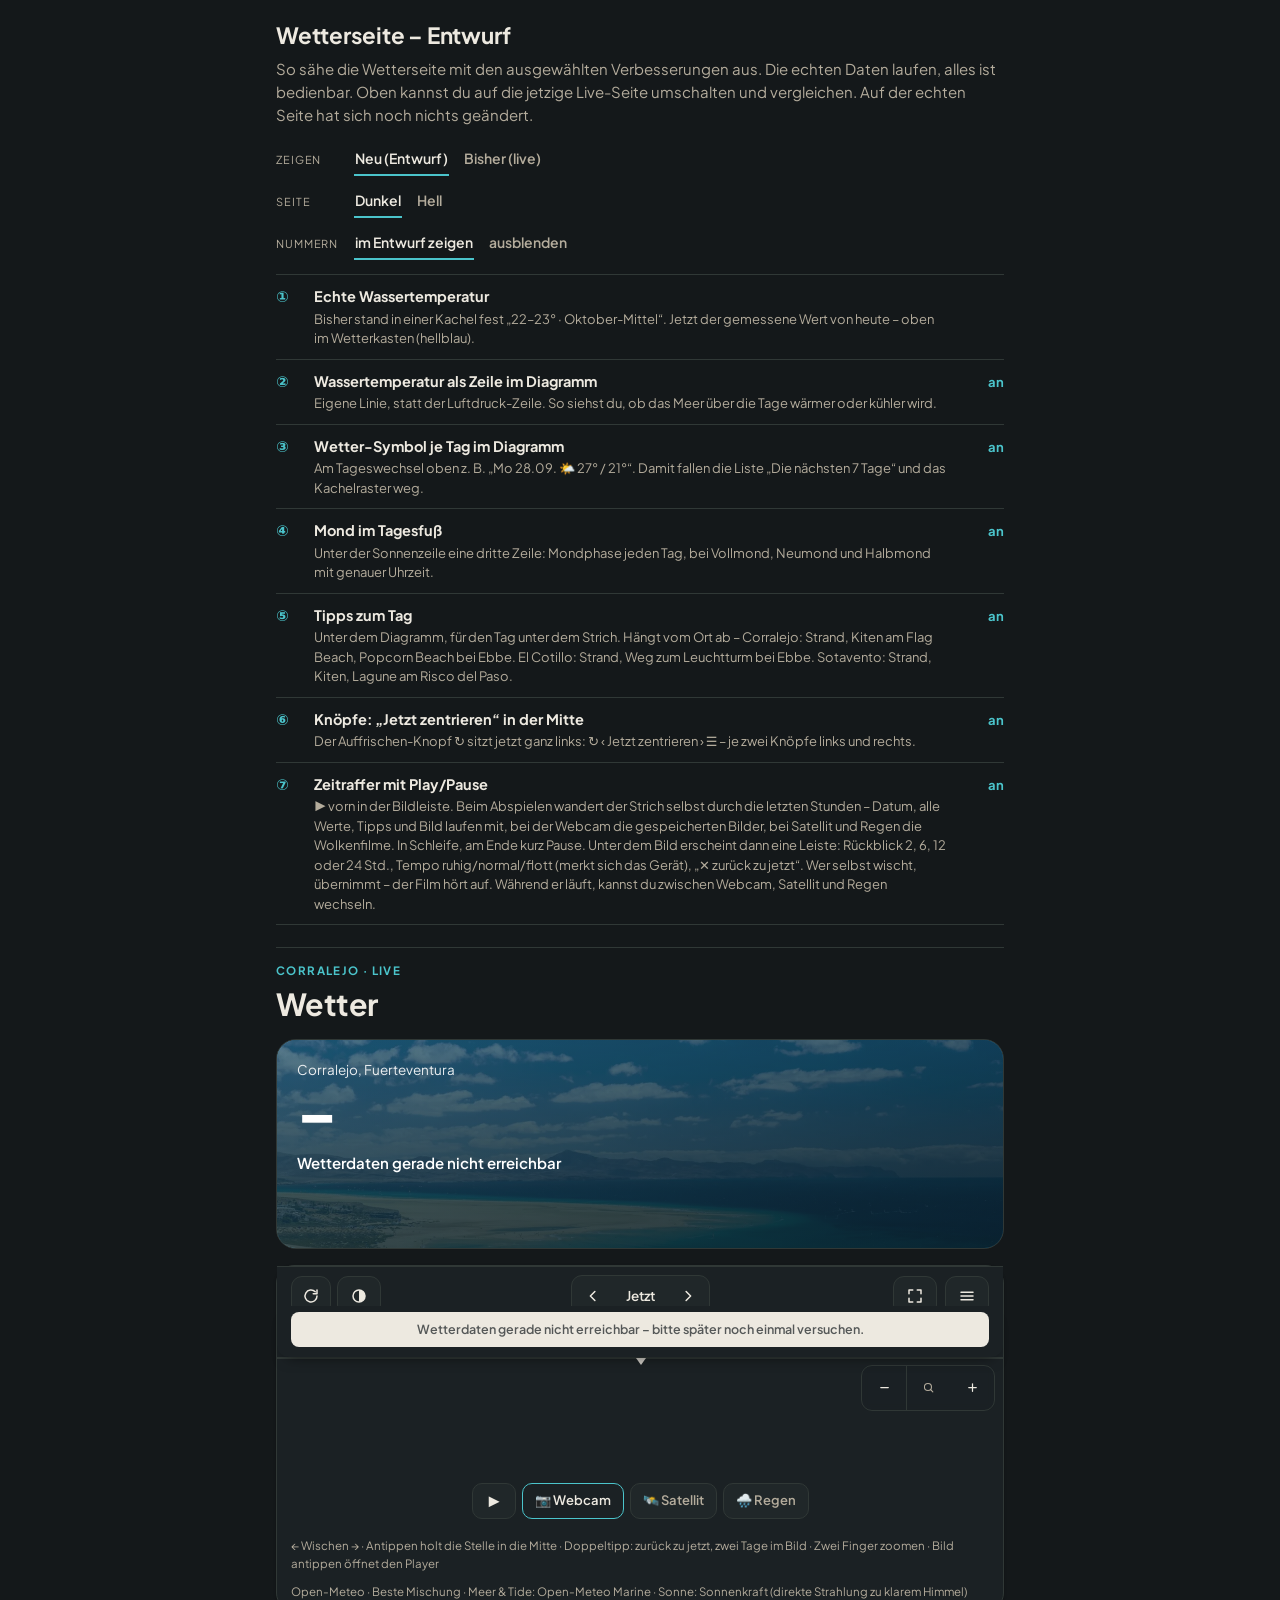
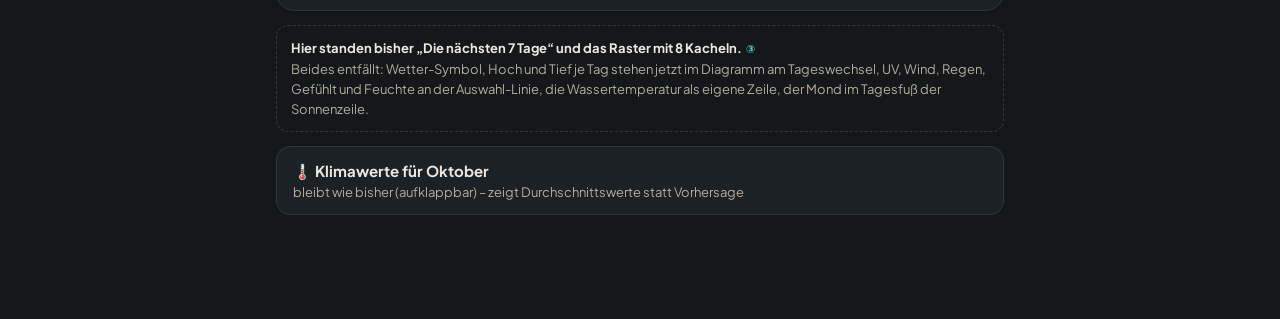
<file: Wetter Tool/wetterseite-entwurf.html>
<!doctype html>
<html lang="de">
<head>
<meta charset="utf-8">
<meta name="viewport" content="width=device-width, initial-scale=1, viewport-fit=cover">
<title>Wetterseite – Entwurf</title>
<link rel="preconnect" href="https://fonts.googleapis.com">
<link rel="preconnect" href="https://fonts.gstatic.com" crossorigin>
<link href="https://fonts.googleapis.com/css2?family=Plus+Jakarta+Sans:wght@400;600;700&family=JetBrains+Mono:wght@500;700&display=swap" rel="stylesheet">
<link rel="stylesheet" href="meteogramm.css?v=20260926f">
<style>
  /* Farben wie die Fuerteventura-Seite */
  :root { color-scheme: dark; --page:#14181a; --surface:#1b2124; --surface-2:#202729; --border:#303836; --ink:#ede9e0; --ink-dim:#b4ac9c; --teal:#4bc4cb; --ochre:#e0a24f; }
  :root[data-theme="light"] { color-scheme: light; --page:#e9ebe6; --surface:#f8f8f4; --surface-2:#eeeee6; --border:#d7d6c9; --ink:#1c1a17; --ink-dim:#5b564c; --teal:#0f6e76; --ochre:#b5741f; }
  * { box-sizing: border-box; }
  body { margin:0; background:var(--page); color:var(--ink); font:15px/1.55 "Plus Jakarta Sans", ui-sans-serif, system-ui, sans-serif; }
  .seite { max-width:760px; margin:0 auto; padding:18px 16px 90px; }
  h1 { font-size:1.4rem; margin:0 0 4px; letter-spacing:-0.01em; }
  .unter { color:var(--ink-dim); margin:0 0 14px; }

  /* Umschalter oben */
  .zeile { display:flex; flex-wrap:wrap; align-items:baseline; gap:4px 14px; margin:0 0 6px; }
  .zeile .was { font-size:11px; text-transform:uppercase; letter-spacing:.08em; color:var(--ink-dim); min-width:64px; }
  .wahl { border:0; background:none; color:var(--ink-dim); font:600 14px "Plus Jakarta Sans", system-ui, sans-serif; padding:6px 1px 5px; cursor:pointer; border-bottom:2px solid transparent; min-height:36px; }
  .wahl.is-on { color:var(--ink); border-bottom-color:var(--teal); }

  /* Liste der fünf Punkte */
  .punkte { margin:14px 0 22px; border-top:1px solid var(--border); }
  .punkt { display:grid; grid-template-columns:28px minmax(0,1fr) auto; gap:4px 10px; align-items:start; padding:10px 0; border-bottom:1px solid var(--border); }
  .punkt .n { color:var(--teal); font-weight:700; font-size:15px; line-height:1.4; }
  .punkt b { display:block; font-size:14.5px; }
  .punkt p { margin:2px 0 0; font-size:13px; color:var(--ink-dim); line-height:1.5; }
  .punkt .schalter { border:0; background:none; font:700 13px "Plus Jakarta Sans", system-ui, sans-serif; color:var(--teal); cursor:pointer; padding:4px 0; min-width:44px; text-align:right; }
  .punkt .schalter.aus { color:var(--ink-dim); }
  .punkt.fest .schalter { visibility:hidden; }

  /* Nachgebaute Wetterseite */
  .wseite { border-top:1px solid var(--border); padding-top:14px; }
  .eyebrow { font-size:11.5px; text-transform:uppercase; letter-spacing:.12em; color:var(--teal); font-weight:700; }
  .wseite h2 { font-size:1.9rem; margin:0 0 12px; letter-spacing:-0.02em; }
  .marke { color:var(--teal); font-weight:700; font-size:.85em; margin-left:4px; }
  .ohne-marken .marke { display:none; }

  .wx-hero { position:relative; border-radius:20px; overflow:hidden; border:1px solid var(--border); background:linear-gradient(165deg,#3f92bf 0%,#1d5878 100%); min-height:210px; margin-bottom:16px; }
  .wx-hero img { position:absolute; inset:0; width:100%; height:100%; object-fit:cover; opacity:.42; }
  .wx-hero .schleier { position:absolute; inset:0; background:linear-gradient(170deg, rgba(6,20,28,.30) 0%, rgba(6,20,28,.72) 100%); }
  .wx-hero .in { position:relative; padding:20px; color:#fff; }
  .wx-ort { font-size:13.5px; opacity:.9; }
  .wx-temp { font-family:"JetBrains Mono", monospace; font-size:4.2rem; font-weight:700; line-height:.95; letter-spacing:-3px; margin:4px 0 2px; }
  .wx-lage { font-size:15px; font-weight:600; }
  .wx-werte { font-family:"JetBrains Mono", monospace; font-size:13.5px; opacity:.92; margin-top:2px; }
  .wx-werte .neu { color:#bff3f5; }
  .wx-stand { font-size:11.5px; opacity:.72; margin-top:10px; }

  .entfallen { border:1px dashed var(--border); border-radius:12px; padding:12px 14px; color:var(--ink-dim); font-size:13px; margin:0 0 14px; }
  .entfallen b { color:var(--ink); }
  .klima { background:var(--surface); border:1px solid var(--border); border-radius:14px; padding:12px 16px; margin:0 0 14px; font-weight:700; }
  .klima span { color:var(--ink-dim); font-weight:400; font-size:13px; display:block; }

  .live { width:100%; max-width:430px; height:82vh; border:1px solid var(--border); border-radius:14px; display:block; margin:0 auto; background:var(--surface); }
  [hidden] { display:none !important; }
</style>
</head>
<body>
<div class="seite">
  <h1>Wetterseite – Entwurf</h1>
  <p class="unter">So sähe die Wetterseite mit den ausgewählten Verbesserungen aus. Die echten Daten laufen, alles ist bedienbar. Oben kannst du auf die jetzige Live-Seite umschalten und vergleichen. Auf der echten Seite hat sich noch nichts geändert.</p>

  <div class="zeile" data-gruppe="ansicht"><span class="was">Zeigen</span>
    <button class="wahl" data-wert="neu">Neu (Entwurf)</button><button class="wahl" data-wert="live">Bisher (live)</button></div>
  <div class="zeile" data-gruppe="thema"><span class="was">Seite</span>
    <button class="wahl" data-wert="dunkel">Dunkel</button><button class="wahl" data-wert="hell">Hell</button></div>
  <div class="zeile" data-gruppe="marken"><span class="was">Nummern</span>
    <button class="wahl" data-wert="an">im Entwurf zeigen</button><button class="wahl" data-wert="aus">ausblenden</button></div>

  <div class="punkte" id="punkte"></div>

  <div id="neu">
    <div class="wseite">
      <div class="eyebrow">Corralejo · live</div>
      <h2>Wetter</h2>

      <div class="wx-hero">
        <img src="../images/strand-tuerkis.webp" alt="">
        <div class="schleier"></div>
        <div class="in">
          <div class="wx-ort">Corralejo, Fuerteventura</div>
          <div class="wx-temp" id="h-temp">–</div>
          <div class="wx-lage" id="h-lage">Lade aktuelle Werte …</div>
          <div class="wx-werte" id="h-werte"></div>
          <div class="wx-stand" id="h-stand"></div>
        </div>
      </div>

      <div id="meteogramm"></div>

      <div class="entfallen" id="entfallen"><b>Hier standen bisher „Die nächsten 7 Tage“ und das Raster mit 8 Kacheln.</b><span class="marke">③</span><br>
        Beides entfällt: Wetter-Symbol, Hoch und Tief je Tag stehen jetzt im Diagramm am Tageswechsel, UV, Wind, Regen, Gefühlt und Feuchte an der Auswahl-Linie, die Wassertemperatur als eigene Zeile, der Mond im Tagesfuß der Sonnenzeile.</div>

      <div class="klima">🌡️ Klimawerte für Oktober <span>bleibt wie bisher (aufklappbar) – zeigt Durchschnittswerte statt Vorhersage</span></div>
    </div>
  </div>

  <div id="live" hidden>
    <iframe class="live" id="live-rahmen" title="Jetzige Wetterseite" loading="lazy"></iframe>
  </div>
</div>

<script src="meteogramm.js?v=20260926f"></script>
<script>
(function(){
  var PUNKTE = [
    { id:'p1', n:'①', titel:'Echte Wassertemperatur', text:'Bisher stand in einer Kachel fest „22–23° · Oktober-Mittel“. Jetzt der gemessene Wert von heute – oben im Wetterkasten (hellblau).', fest:true },
    { id:'p2', n:'②', titel:'Wassertemperatur als Zeile im Diagramm', text:'Eigene Linie, statt der Luftdruck-Zeile. So siehst du, ob das Meer über die Tage wärmer oder kühler wird.' },
    { id:'p3', n:'③', titel:'Wetter-Symbol je Tag im Diagramm', text:'Am Tageswechsel oben z. B. „Mo 28.09. 🌤️ 27° / 21°“. Damit fallen die Liste „Die nächsten 7 Tage“ und das Kachelraster weg.' },
    { id:'p4', n:'④', titel:'Mond im Tagesfuß', text:'Unter der Sonnenzeile eine dritte Zeile: Mondphase jeden Tag, bei Vollmond, Neumond und Halbmond mit genauer Uhrzeit.' },
    { id:'p5', n:'⑤', titel:'Tipps zum Tag', text:'Unter dem Diagramm, für den Tag unter dem Strich. Hängt vom Ort ab – Corralejo: Strand, Kiten am Flag Beach, Popcorn Beach bei Ebbe. El Cotillo: Strand, Weg zum Leuchtturm bei Ebbe. Sotavento: Strand, Kiten, Lagune am Risco del Paso.' },
    { id:'p6', n:'⑥', titel:'Knöpfe: „Jetzt zentrieren“ in der Mitte', text:'Der Auffrischen-Knopf ↻ sitzt jetzt ganz links: ↻ ‹ Jetzt zentrieren › ☰ – je zwei Knöpfe links und rechts.' },
    { id:'p7', n:'⑦', titel:'Zeitraffer mit Play/Pause', text:'▶ vorn in der Bildleiste. Beim Abspielen wandert der Strich selbst durch die letzten Stunden – Datum, alle Werte, Tipps und Bild laufen mit, bei der Webcam die gespeicherten Bilder, bei Satellit und Regen die Wolkenfilme. In Schleife, am Ende kurz Pause. Unter dem Bild erscheint dann eine Leiste: Rückblick 2, 6, 12 oder 24 Std., Tempo ruhig/normal/flott (merkt sich das Gerät), „✕ zurück zu jetzt“. Wer selbst wischt, übernimmt – der Film hört auf. Während er läuft, kannst du zwischen Webcam, Satellit und Regen wechseln.' }
  ];
  var wahl = { ansicht:'neu', thema:'dunkel', marken:'an', p2:true, p3:true, p4:true, p5:true, p6:true, p7:true };
  try { Object.assign(wahl, JSON.parse(localStorage.getItem('fuerte-wetterseite-entwurf') || '{}')); } catch(e){}
  function merken(){ try { localStorage.setItem('fuerte-wetterseite-entwurf', JSON.stringify(wahl)); } catch(e){} }

  // ---- Die fünf Punkte mit Schaltern ----
  var box = document.getElementById('punkte');
  PUNKTE.forEach(function(p){
    var d = document.createElement('div'); d.className = 'punkt' + (p.fest ? ' fest' : '');
    d.innerHTML = '<span class="n">' + p.n + '</span><div><b>' + p.titel + '</b><p>' + p.text + '</p></div>';
    var b = document.createElement('button'); b.type = 'button'; b.className = 'schalter'; b.setAttribute('data-p', p.id);
    b.addEventListener('click', function(){
      wahl[p.id] = !wahl[p.id]; merken();
      if (p.id === 'p2') { try { localStorage.removeItem('fuerte-mg-entwurf-zeilen'); localStorage.removeItem('fuerte-mg-entwurf-reihenfolge'); } catch(e){} }
      oberflaeche(); bauen();
    });
    d.appendChild(b); box.appendChild(d);
  });

  document.querySelectorAll('.zeile[data-gruppe]').forEach(function(z){
    var g = z.getAttribute('data-gruppe');
    z.addEventListener('click', function(ev){
      var b = ev.target.closest('.wahl'); if (!b) return;
      wahl[g] = b.getAttribute('data-wert'); merken(); oberflaeche();
      if (g === 'thema' && mg) mg.zeichnen();
    });
  });

  function oberflaeche(){
    document.documentElement.setAttribute('data-theme', wahl.thema === 'hell' ? 'light' : 'dark');
    document.body.classList.toggle('ohne-marken', wahl.marken === 'aus');
    document.querySelectorAll('.zeile[data-gruppe]').forEach(function(z){
      var g = z.getAttribute('data-gruppe');
      z.querySelectorAll('.wahl').forEach(function(b){ b.classList.toggle('is-on', b.getAttribute('data-wert') === wahl[g]); });
    });
    document.querySelectorAll('.punkt .schalter').forEach(function(b){
      var an = !!wahl[b.getAttribute('data-p')];
      b.textContent = an ? 'an' : 'aus'; b.classList.toggle('aus', !an);
    });
    document.getElementById('neu').hidden = wahl.ansicht !== 'neu';
    document.getElementById('live').hidden = wahl.ansicht !== 'live';
    document.getElementById('entfallen').hidden = !wahl.p3;
    if (wahl.ansicht === 'live') {
      var r = document.getElementById('live-rahmen');
      if (!r.src) r.src = '../index.html?cb=' + Date.now() + '#wetter';
    }
  }

  // ---- Das Wetter-Tool mit den neuen Zusätzen ----
  var mg = null;
  var TIPPS = [
    { art:'strand', icon:'🏖️', titel:'Strand' },
    { art:'wind',   icon:'🪁', titel:'Kiten am Flag Beach', orte:['corralejo'], von:22, bis:50 },
    { art:'ebbe',   icon:'🍿', titel:'Popcorn Beach', orte:['corralejo'], text:'– bei Hochwasser ist dort Meer' },
    { art:'ebbe',   icon:'🗼', titel:'Weg zum Leuchtturm', orte:['cotillo'], text:'– bei Hochwasser ist dort Meer' },
    { art:'wind',   icon:'🪁', titel:'Kiten', orte:['sotavento'], von:22, bis:50 },
    { art:'ebbe',   icon:'🏝️', titel:'Lagune Risco del Paso', orte:['sotavento'], text:'– Ankunft auf ablaufendes Wasser legen' }
  ];
  function bauen(){
    if (mg) mg.abbauen();
    var zeilen = ['sonne','temp','wind','regen','uv','feuchte','wolken','welle','tide'];
    var standard = ['sonne','temp','wind','regen','uv','welle','tide'];
    if (wahl.p2) { zeilen.push('wasser'); standard.push('wasser'); } else zeilen.push('druck');
    mg = Meteogramm.einbauen({
      ziel: '#meteogramm', zeitzone: 'Atlantic/Canary', merkschluessel: 'fuerte-mg-entwurf',
      bildspeicher: 'https://fuerte-sync.stephanhandel.workers.dev',
      orte: [
        { id:'corralejo', name:'Corralejo',  lat:28.7297, lon:-13.8672, meer:{ lat:28.7297, lon:-13.8672 } },
        { id:'cotillo',   name:'El Cotillo', lat:28.6855, lon:-14.0110, meer:{ lat:28.69,   lon:-14.03   } },
        { id:'sotavento', name:'Sotavento',  lat:28.1560, lon:-14.2275, meer:{ lat:28.145,  lon:-14.21   } }
      ],
      zeilen: zeilen, zeilenStandard: standard,
      tagesSymbol: wahl.p3, mond: wahl.p4, tipps: wahl.p5 ? TIPPS : [], knoepfeMittig: wahl.p6, filmLeiste: wahl.p7,
      kameras: {
        corralejo: { name:'Grandes Playas, Corralejo', live:'https://cdn.skylinewebcams.com/live6086.jpg', quelle:'SkylineWebcams',
          seite:'https://www.skylinewebcams.com/en/webcam/espana/canarias/corralejo/grandes-playas-corralejo.html' },
        cotillo: { id:'cotillo', name:'El Cotillo, Hafen', live:'https://www.meteosurfcanarias.com/1-webcams/webcam-el-cotillo.jpg', quelle:'MeteoSurf Canarias',
          seite:'https://www.meteosurfcanarias.com/webcams/new/de/strand-webcams-insel_fuerteventura.php' },
        sotavento: [
          { id:'sotavento', name:'Sotavento, Playa Barca', live:'https://i.ytimg.com/vi/8CxYZ4tPTmo/maxresdefault_live.jpg', quelle:'René Egli · YouTube', seite:'https://www.youtube.com/watch?v=8CxYZ4tPTmo' },
          { id:'jandia', name:'Faro de Jandía, Morro Jable', live:'https://www.meteosurfcanarias.com/1-webcams/webcam-faro-jandia.jpg', quelle:'MeteoSurf Canarias', seite:'https://www.meteosurfcanarias.com/webcams/new/de/strand-webcams-insel_fuerteventura.php' }
        ]
      }
    });
  }

  // ---- Wetterkasten oben mit echter Wassertemperatur (①) ----
  var WMO_TEXT = {0:'Klarer Himmel',1:'Überwiegend klar',2:'Teilweise bewölkt',3:'Bedeckt',45:'Nebel',48:'Nebel',51:'Leichter Niesel',53:'Niesel',55:'Starker Niesel',61:'Leichter Regen',63:'Regen',65:'Starker Regen',80:'Regenschauer',81:'Regenschauer',82:'Heftige Schauer',95:'Gewitter',96:'Gewitter',99:'Gewitter'};
  var WMO_ICON = {0:'☀️',1:'🌤️',2:'⛅',3:'☁️',45:'🌫️',48:'🌫️',51:'🌦️',53:'🌦️',55:'🌦️',61:'🌧️',63:'🌧️',65:'🌧️',80:'🌦️',81:'🌧️',82:'⛈️',95:'⛈️',96:'⛈️',99:'⛈️'};
  function kasten(){
    var u = 'https://api.open-meteo.com/v1/forecast?latitude=28.7297&longitude=-13.8672&current=temperature_2m,apparent_temperature,weather_code&daily=temperature_2m_max,temperature_2m_min&timezone=Atlantic%2FCanary&forecast_days=1';
    var m = 'https://marine-api.open-meteo.com/v1/marine?latitude=28.7297&longitude=-13.8672&current=sea_surface_temperature&timezone=Atlantic%2FCanary';
    Promise.all([fetch(u).then(function(r){ return r.json(); }), fetch(m).then(function(r){ return r.json(); }).catch(function(){ return null; })]).then(function(a){
      var c = a[0].current, D = a[0].daily, w = a[1] && a[1].current ? a[1].current.sea_surface_temperature : null;
      document.getElementById('h-temp').textContent = Math.round(c.temperature_2m) + '°';
      document.getElementById('h-lage').textContent = (WMO_ICON[c.weather_code] || '') + '  ' + (WMO_TEXT[c.weather_code] || '');
      document.getElementById('h-werte').innerHTML = 'Heute ' + Math.round(D.temperature_2m_max[0]) + '°  ·  Tief ' + Math.round(D.temperature_2m_min[0]) +
        '°  ·  gefühlt ' + Math.round(c.apparent_temperature) + '°' +
        (w != null ? '<br><span class="neu">Wasser ' + w.toFixed(1).replace('.', ',') + '°</span><span class="marke">①</span>' : '');
      document.getElementById('h-stand').textContent = 'Open-Meteo · Stand ' + c.time.slice(11, 16) + ' Uhr Ortszeit';
    }).catch(function(){ document.getElementById('h-lage').textContent = 'Wetterdaten gerade nicht erreichbar'; });
  }

  oberflaeche();
  bauen();
  kasten();
})();
</script>
</body>
</html>
</file>
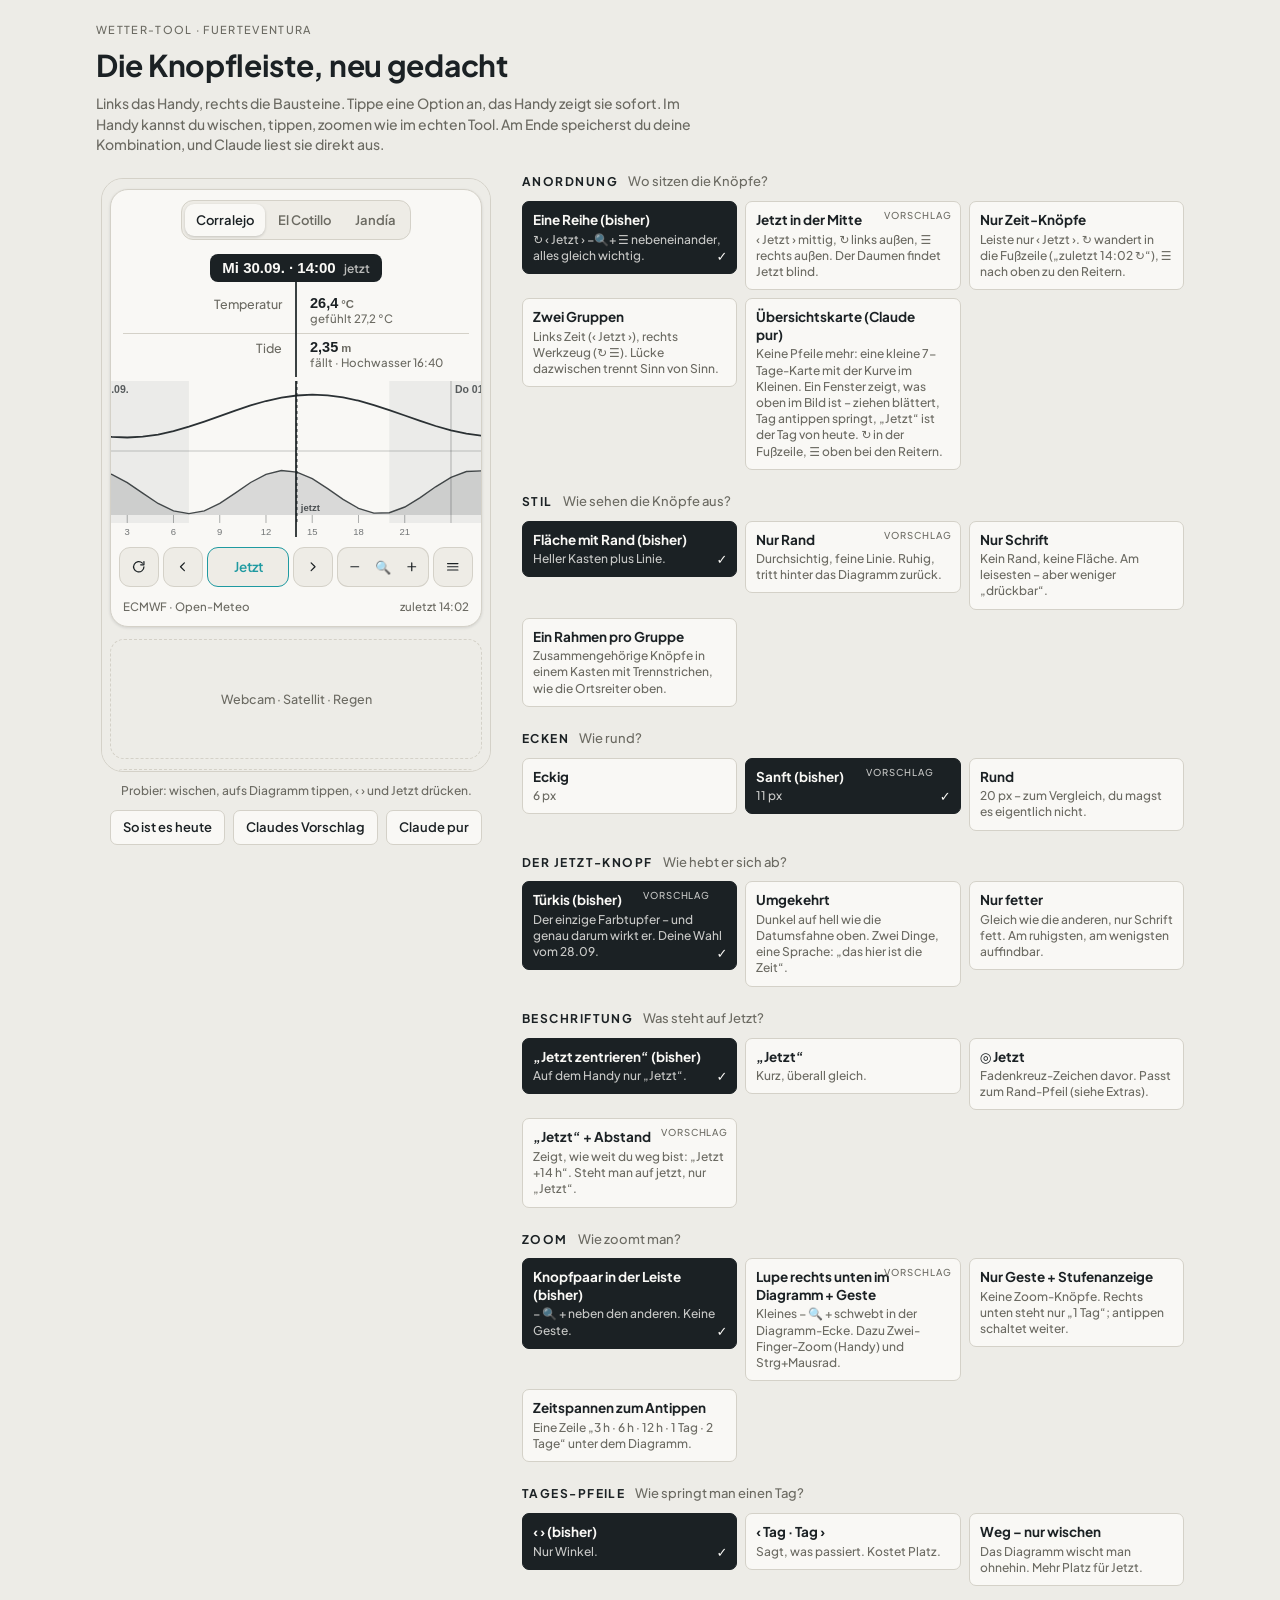
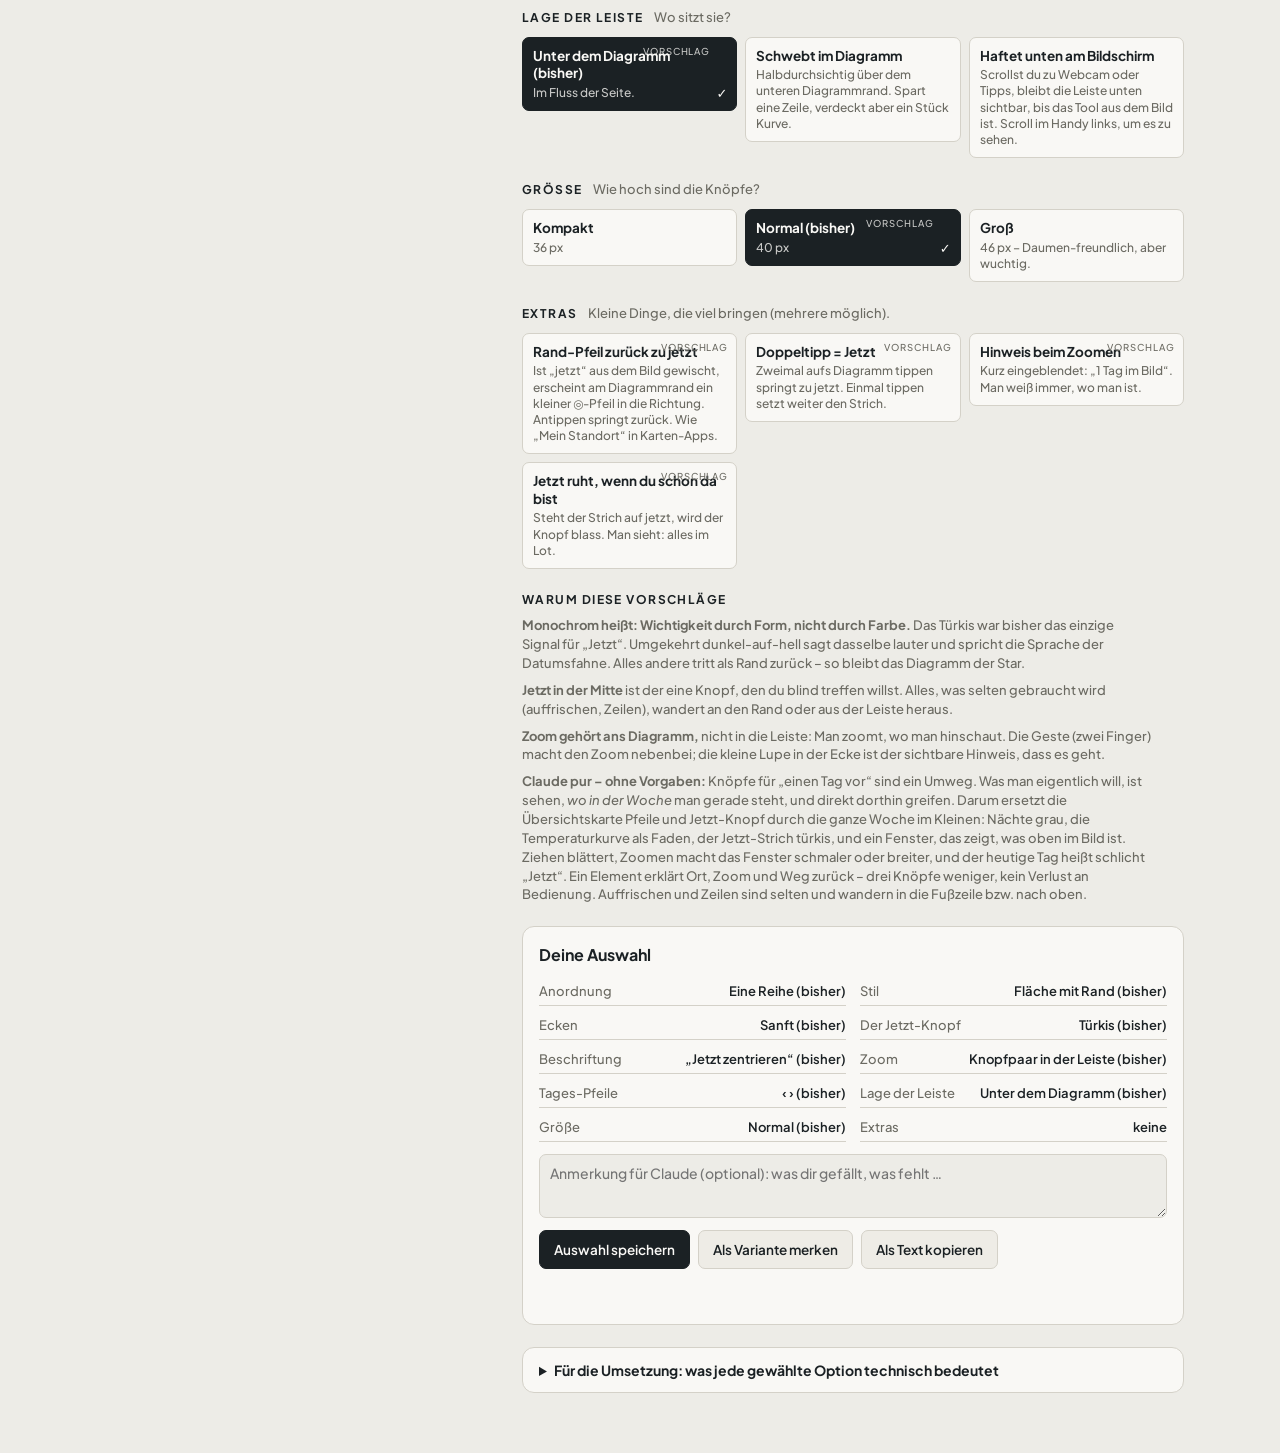
<file: Wetter Tool/konzepte/knopfleiste-baukasten.html>
<!doctype html>
<html lang="de">
<head>
<meta charset="utf-8">
<meta name="viewport" content="width=device-width, initial-scale=1, viewport-fit=cover">
<meta name="robots" content="noindex">
<title>Knopfleiste Baukasten</title>
<link rel="preconnect" href="https://fonts.googleapis.com">
<link rel="stylesheet" href="https://fonts.googleapis.com/css2?family=Plus+Jakarta+Sans:wght@500;600;700&display=swap">
<style>
  :root {
    --bg: #edece7;
    --surface: #f9f8f5;
    --surface2: #eeece6;
    --border: #d4d1c8;
    --ink: #1b2124;
    --dim: #6b6a62;
    --teal: #1f9aa1;
    --shadow: 0 1px 3px rgba(20,25,30,.12);
    --mono: Arial, Helvetica, sans-serif;
    --sans: "Plus Jakarta Sans", ui-sans-serif, system-ui, sans-serif;
  }
  @media (prefers-color-scheme: dark) {
    :root:not([data-theme="light"]) {
      color-scheme: dark;
      --bg: #131718; --surface: #1b2124; --surface2: #202729; --border: #303836;
      --ink: #ede9e0; --dim: #b4ac9c; --teal: #4bc4cb; --shadow: 0 1px 3px rgba(0,0,0,.35);
    }
  }
  :root[data-theme="dark"] {
    color-scheme: dark;
    --bg: #131718; --surface: #1b2124; --surface2: #202729; --border: #303836;
    --ink: #ede9e0; --dim: #b4ac9c; --teal: #4bc4cb; --shadow: 0 1px 3px rgba(0,0,0,.35);
  }
  * { box-sizing: border-box; }
  body { margin: 0; background: var(--bg); color: var(--ink); font: 500 14px/1.45 var(--sans); }
  button { font: inherit; color: inherit; cursor: pointer; -webkit-tap-highlight-color: transparent; }
  button:focus-visible, textarea:focus-visible { outline: 2px solid var(--ink); outline-offset: 2px; }
  svg.i { width: 1.15em; height: 1.15em; fill: none; stroke: currentColor; stroke-width: 1.9; stroke-linecap: round; stroke-linejoin: round; vertical-align: -0.2em; }

  .seite { max-width: 1120px; margin: 0 auto; padding-block: 22px 60px; padding-inline: 16px; }
  .kopf { display: grid; gap: 6px; margin-bottom: 18px; }
  .kopf .ueber { font-size: 11px; letter-spacing: .12em; text-transform: uppercase; color: var(--dim); }
  .kopf h1 { margin: 0; font-size: clamp(22px, 3.4vw, 30px); font-weight: 700; letter-spacing: -.01em; text-wrap: balance; }
  .kopf p { margin: 0; max-width: 62ch; color: var(--dim); }

  .buehne { display: grid; grid-template-columns: minmax(0, 400px) minmax(0, 1fr); gap: 26px; align-items: start; }
  @media (max-width: 860px) { .buehne { grid-template-columns: minmax(0, 1fr); gap: 14px; } }

  /* ---- Vorschau (haftet beim Scrollen) ---- */
  .vorschau { position: sticky; top: env(safe-area-inset-top, 0px); z-index: 5; display: grid; gap: 10px; padding-top: 6px; background: var(--bg); }
  @media (max-width: 860px) { .vorschau { padding-bottom: 8px; box-shadow: 0 14px 12px -12px rgba(0,0,0,.35); } }
  .handy { width: 100%; max-width: 390px; margin: 0 auto; height: min(600px, 66vh); overflow-y: auto; overflow-x: hidden; border: 1px solid var(--border); border-radius: 22px; background: var(--bg); scrollbar-width: none; }
  .handy::-webkit-scrollbar { display: none; }
  @media (max-width: 860px) { .handy { height: min(520px, 50vh); } }
  .presets { display: flex; gap: 8px; justify-content: center; flex-wrap: wrap; }
  .preset { border: 1px solid var(--border); background: var(--surface); border-radius: 7px; padding: 7px 12px; font-weight: 600; font-size: 13px; }
  .preset:hover { border-color: var(--ink); }
  .probier { text-align: center; font-size: 12px; color: var(--dim); margin: 0; }

  /* ---- Nachbau des Wetter-Tools (Handy-Innenleben) ---- */
  .mg { --r: 11px; --bh: 40px; position: relative; margin: 10px 8px 0; background: var(--surface); border: 1px solid var(--border); border-radius: 18px; box-shadow: var(--shadow); font-family: var(--sans); }
  .mg-reiter { display: flex; align-items: center; justify-content: center; gap: 8px; padding: 10px 12px 6px; }
  .mg-tabs { display: inline-flex; gap: 2px; padding: 3px; background: var(--surface2); border: 1px solid var(--border); border-radius: 12px; }
  .mg-tab { min-height: 32px; padding: 0 11px; border: 0; border-radius: 9px; background: transparent; color: var(--dim); font-weight: 600; font-size: 13px; }
  .mg-tab.is-on { background: var(--surface); color: var(--ink); box-shadow: 0 1px 3px rgba(0,0,0,.18); }
  .mg-zbtn-oben { position: absolute; right: 12px; top: 12px; display: none; align-items: center; justify-content: center; width: 34px; height: 34px; border: 1px solid var(--border); border-radius: 9px; background: transparent; }
  .mg.a-schlank .mg-zbtn-oben { display: inline-flex; }
  .mg-fahne { position: relative; display: flex; justify-content: center; padding: 8px 12px 8px; }
  .mg-fahne::after { content: ""; position: absolute; left: 50%; bottom: 0; width: 2px; height: 8px; margin-left: -1px; background: var(--ink); opacity: .85; }
  .mg-zeit { display: inline-flex; align-items: baseline; gap: 8px; padding: 5px 12px; border-radius: 8px; background: var(--ink); color: var(--surface); font: 700 15px/1.2 var(--mono); }
  .mg-zeit small { font: 600 12px/1 var(--sans); opacity: .72; }
  .mg-werte { position: relative; padding: 0 12px; }
  .mg-werte::before { content: ""; position: absolute; left: 50%; top: 0; bottom: 0; margin-left: -1px; border-left: 2px solid var(--ink); opacity: .85; }
  .mg-wert { display: grid; grid-template-columns: 1fr 1fr; padding: 5px 0; border-bottom: 1px solid var(--border); }
  .mg-wert:last-child { border-bottom: 0; }
  .mg-wl { text-align: right; padding-right: 14px; font-size: 12.5px; color: var(--dim); align-self: center; }
  .mg-wv { padding-left: 14px; font: 700 14.5px/1.2 var(--mono); white-space: nowrap; }
  .mg-wv small { font-size: .78em; color: var(--dim); margin-left: 3px; }
  .mg-wz { grid-column: 2; padding-left: 14px; font-size: 11.5px; color: var(--dim); margin-top: -2px; }

  .mg-chart { position: relative; margin-top: 4px; }
  .mg-scroll { overflow-x: auto; overflow-y: hidden; touch-action: pan-x; scrollbar-width: none; -webkit-overflow-scrolling: touch; }
  .mg-scroll::-webkit-scrollbar { display: none; }
  .mg-scroll svg { display: block; }
  .mg-mittel { position: absolute; left: 50%; top: 0; bottom: 0; width: 2px; margin-left: -1px; background: var(--ink); opacity: .85; pointer-events: none; }
  .mg-randpfeil { position: absolute; top: 50%; transform: translateY(-50%); display: none; align-items: center; gap: 2px; padding: 6px 6px; border: 1px solid var(--border); background: color-mix(in srgb, var(--surface) 88%, transparent); backdrop-filter: blur(4px); font-size: 12px; font-weight: 600; }
  .mg-randpfeil.links { left: 0; border-left: 0; border-radius: 0 var(--r) var(--r) 0; }
  .mg-randpfeil.rechts { right: 0; border-right: 0; border-radius: var(--r) 0 0 var(--r); }
  .mg-randpfeil.is-da { display: inline-flex; }
  .mg-zoomhinweis { position: absolute; left: 50%; top: 42%; transform: translate(-50%, -50%); padding: 6px 12px; border-radius: 8px; background: var(--ink); color: var(--surface); font: 600 13px/1 var(--sans); opacity: 0; pointer-events: none; transition: opacity .25s; }
  .mg-zoomhinweis.is-da { opacity: .92; }
  .mg-ecke { position: absolute; right: 8px; bottom: 26px; display: none; align-items: center; border: 1px solid var(--border); border-radius: var(--r); background: color-mix(in srgb, var(--surface) 50%, transparent); backdrop-filter: blur(3px); overflow: hidden; }
  .mg-ecke .mg-btn { min-height: 30px; min-width: 30px; padding: 0 7px; border: 0; border-radius: 0; background: transparent; font-size: 14px; }
  .mg-ecke .mg-btn + .mg-btn, .mg-ecke .mg-lupe + .mg-btn { border-left: 1px solid var(--border); }
  .mg-ecke .mg-lupe { display: inline-flex; align-items: center; padding: 0 4px; color: var(--dim); font-size: 12px; border-left: 1px solid var(--border); }
  .mg-ecke.is-da { display: inline-flex; }
  .mg-stufe { position: absolute; right: 8px; bottom: 26px; display: none; padding: 4px 8px; border: 1px solid var(--border); border-radius: var(--r); background: color-mix(in srgb, var(--surface) 50%, transparent); font: 600 12px/1.2 var(--mono); color: var(--dim); }
  .mg-stufe.is-da { display: inline-block; }
  .mg-spannen { display: none; justify-content: center; gap: 2px; padding: 6px 12px 0; }
  .mg-spannen.is-da { display: flex; }
  .mg-spannen button { border: 0; background: transparent; padding: 4px 8px; border-radius: 6px; font: 600 12px/1 var(--mono); color: var(--dim); }
  .mg-spannen button.is-on { background: var(--ink); color: var(--surface); }

  /* Knopfleiste */
  .mg-knoepfe { position: relative; display: grid; gap: 6px; padding: 10px 12px 6px; }
  .mg-cell { display: flex; align-items: center; gap: 6px; min-width: 0; }
  .a-reihe .mg-knoepfe { grid-template-columns: 1fr; gap: 4px; padding-left: 8px; padding-right: 8px; }
  .a-reihe .mg-cell { justify-content: center; gap: 4px; }
  .a-reihe .mg-btn { padding: 0 8px; }
  .mg-jz { display: none; } /* wie im echten Tool auf dem Handy */
  .b-jetzt { min-width: 0; overflow: hidden; }
  .a-mitte .mg-knoepfe { grid-template-columns: auto minmax(0, 1fr) auto; }
  .a-mitte .mg-cell.c-mitte { justify-content: center; }
  .a-mitte .mg-cell.c-rechts { justify-content: flex-end; }
  .a-schlank .mg-knoepfe { grid-template-columns: 1fr; }
  .a-schlank .mg-cell { justify-content: center; }
  .a-geteilt .mg-knoepfe { grid-template-columns: auto auto; justify-content: space-between; }
  /* Claude pur: Übersichtskarte statt Knöpfen */
  .a-karte .mg-knoepfe { grid-template-columns: 1fr; padding-top: 8px; }
  .a-karte .mg-cell { display: block; }
  .a-karte .mg-zbtn-oben { display: inline-flex; }
  .mg-karte { position: relative; height: 40px; border: 1px solid var(--border); border-radius: var(--r); overflow: hidden; background: var(--surface2); touch-action: none; cursor: grab; user-select: none; -webkit-user-select: none; }
  .mg-karte:active { cursor: grabbing; }
  .mg-karte svg { display: block; width: 100%; height: 100%; }
  .mg-fenster { position: absolute; top: 0; bottom: 0; border: 1.5px solid var(--ink); border-radius: 4px; background: color-mix(in srgb, var(--ink) 9%, transparent); pointer-events: none; }
  .mg-tage { display: grid; grid-template-columns: repeat(7, minmax(0, 1fr)); gap: 3px; margin-top: 5px; }
  .mg-tage .mg-btn { min-height: 30px; min-width: 0; padding: 0 2px; border-color: transparent; background: transparent; color: var(--dim); font-size: 12.5px; }
  .mg-tage .mg-btn.is-hier { color: var(--ink); font-weight: 700; text-decoration: underline; text-underline-offset: 4px; text-decoration-thickness: 2px; }
  .mg-tage .mg-btn.b-jetzt { border-color: var(--border); color: var(--ink); }
  .j-teal .mg-tage .b-jetzt { border-color: var(--teal); color: var(--teal); }
  .j-invertiert .mg-tage .b-jetzt { background: var(--ink); color: var(--surface); border-color: var(--ink); }
  .j-invertiert .mg-tage .b-jetzt:disabled { background: transparent; color: var(--ink); border-color: var(--border); }
  .mg-tage .b-jetzt .rel { font-size: 10.5px; }
  .s-segment .a-karte .mg-cell, .s-segment.a-karte .mg-cell { border: 0; overflow: visible; }
  .s-segment.a-karte .mg-cell > * + * { border-left: 0; }
  .mg-btn { display: inline-flex; align-items: center; justify-content: center; gap: 6px; min-height: var(--bh); min-width: var(--bh); padding: 0 12px; border-radius: var(--r); border: 1px solid var(--border); background: var(--surface2); color: var(--ink); font-weight: 600; font-size: 13.5px; line-height: 1; white-space: nowrap; }
  .mg-btn:active { transform: scale(.97); }
  .mg-btn:disabled { opacity: .38; cursor: default; transform: none; }
  .mg-btn .rel { font: 600 11.5px/1 var(--mono); opacity: .75; }
  .mg-btn.is-laedt svg { animation: dreht .9s linear infinite; }
  @keyframes dreht { to { transform: rotate(360deg); } }
  @media (prefers-reduced-motion: reduce) { .mg-btn.is-laedt svg { animation: none; opacity: .5; } .mg-zoomhinweis { transition: none; } }
  .mg-btn.b-jetzt { flex: 0 1 200px; }
  .a-mitte .mg-btn.b-jetzt, .a-schlank .mg-btn.b-jetzt, .a-geteilt .mg-btn.b-jetzt { flex: 0 1 170px; }
  .mg-zoompaar { display: inline-flex; align-items: center; }
  .mg-zoompaar .mg-btn { min-width: 34px; padding: 0 8px; }
  .mg-zoompaar .mg-btn:first-child { border-radius: var(--r) 0 0 var(--r); border-right: 0; }
  .mg-zoompaar .mg-btn:last-child { border-radius: 0 var(--r) var(--r) 0; border-left: 0; }
  .mg-zoompaar .mg-lupe { display: inline-flex; align-items: center; justify-content: center; min-height: var(--bh); padding: 0 4px; border-top: 1px solid var(--border); border-bottom: 1px solid var(--border); background: var(--surface2); color: var(--dim); font-size: 12px; }
  .mg-zoompaar .mg-lupe.emoji { font-size: 13px; }

  /* Stil-Varianten */
  .s-umrandet .mg-btn, .s-umrandet .mg-zoompaar .mg-lupe { background: transparent; }
  .s-geist .mg-btn, .s-geist .mg-zoompaar .mg-lupe { background: transparent; border-color: transparent; }
  .s-geist .mg-zoompaar .mg-lupe { border-color: transparent; }
  .s-segment .mg-cell { border: 1px solid var(--border); border-radius: var(--r); overflow: hidden; gap: 0; background: transparent; }
  .s-segment .mg-cell .mg-btn, .s-segment .mg-zoompaar .mg-btn, .s-segment .mg-zoompaar .mg-lupe { border: 0; border-radius: 0; background: transparent; }
  .s-segment .mg-cell > * + * { border-left: 1px solid var(--border); }
  .s-segment .mg-zoompaar .mg-btn + .mg-lupe, .s-segment .mg-zoompaar .mg-lupe + .mg-btn { border-left: 1px solid var(--border); }
  .s-segment .a-reihe .mg-cell { flex-wrap: nowrap; }
  /* Jetzt-Hervorhebung */
  .j-teal .b-jetzt { border-color: var(--teal); color: var(--teal); }
  .j-invertiert .b-jetzt { background: var(--ink); color: var(--surface); border-color: var(--ink); }
  .j-invertiert .b-jetzt:disabled { background: transparent; color: var(--ink); border-color: var(--border); }
  .j-fett .b-jetzt { font-weight: 700; }
  .s-segment.j-invertiert .b-jetzt { background: var(--ink); color: var(--surface); }
  /* Lage */
  .l-schwebend .mg-knoepfe { position: absolute; left: 8px; right: 8px; bottom: 8px; z-index: 2; padding: 6px; border-radius: calc(var(--r) + 4px); background: color-mix(in srgb, var(--surface) 82%, transparent); backdrop-filter: blur(6px); border: 1px solid var(--border); }
  .l-schwebend .mg-chart { padding-bottom: 0; }
  .l-schwebend .mg-ecke, .l-schwebend .mg-stufe { bottom: calc(var(--bh) + 30px); }
  .l-haftet .mg-knoepfe { position: sticky; bottom: 0; z-index: 3; background: var(--surface); border-top: 1px solid var(--border); padding-bottom: 8px; margin-top: 4px; }
  .mg-foot { display: flex; justify-content: space-between; align-items: center; gap: 10px; padding: 6px 12px 10px; font-size: 11.5px; color: var(--dim); }
  .mg-foot .mg-btn { min-height: 26px; min-width: 26px; padding: 0 6px; font-size: 12px; }
  .mg-menu { position: absolute; right: 12px; z-index: 8; display: grid; gap: 2px; min-width: 190px; padding: 8px; border: 1px solid var(--border); border-radius: 12px; background: var(--surface); box-shadow: 0 10px 24px -10px rgba(0,0,0,.5); font-size: 13px; }
  .mg-menu div { display: flex; justify-content: space-between; padding: 6px 6px; border-radius: 6px; }
  .mg-menu div.is-an { font-weight: 600; }
  .mg-menu div span:last-child { font-family: var(--mono); color: var(--dim); }
  .mg-menu[hidden] { display: none; }
  .darunter { margin: 12px 8px 14px; display: grid; gap: 10px; }
  .darunter .kasten { height: 120px; border: 1px dashed var(--border); border-radius: 14px; display: grid; place-items: center; color: var(--dim); font-size: 12.5px; }

  /* ---- Auswahl-Panel ---- */
  .panel { display: grid; gap: 22px; min-width: 0; }
  .gruppe { display: grid; gap: 10px; }
  .gruppe-kopf { display: flex; align-items: baseline; gap: 10px; flex-wrap: wrap; }
  .gruppe h2 { margin: 0; font-size: 12px; letter-spacing: .12em; text-transform: uppercase; font-weight: 700; }
  .gruppe .frage { color: var(--dim); font-size: 13px; }
  .optionen { display: grid; grid-template-columns: repeat(auto-fill, minmax(160px, 1fr)); gap: 8px; align-items: start; }
  .opt { position: relative; display: grid; gap: 3px; text-align: left; padding: 9px 10px 9px; border: 1px solid var(--border); border-radius: 7px; background: var(--surface); }
  .opt:hover { border-color: var(--ink); }
  .opt b { font-size: 13.5px; font-weight: 700; line-height: 1.3; padding-right: 8px; }
  .opt span { font-size: 12px; color: var(--dim); line-height: 1.35; }
  .opt .vorschlag { position: absolute; right: 8px; top: 7px; font-size: 9.5px; letter-spacing: .1em; text-transform: uppercase; color: var(--dim); }
  .opt.is-on { background: var(--ink); color: var(--surface); border-color: var(--ink); }
  .opt.is-on span, .opt.is-on .vorschlag { color: var(--surface); opacity: .78; }
  .opt.is-on::after { content: "✓"; position: absolute; right: 9px; bottom: 7px; font-size: 13px; font-weight: 700; }
  .opt.is-on .vorschlag { right: 26px; }

  .auswahl { display: grid; gap: 12px; padding: 16px; border: 1px solid var(--border); border-radius: 12px; background: var(--surface); }
  .auswahl h2 { margin: 0; font-size: 16px; font-weight: 700; }
  .auswahl ol { margin: 0; padding: 0; list-style: none; display: grid; grid-template-columns: repeat(auto-fill, minmax(210px, 1fr)); gap: 6px 14px; font-size: 13px; }
  .auswahl ol li { display: flex; justify-content: space-between; gap: 10px; padding: 4px 0; border-bottom: 1px solid var(--border); }
  .auswahl ol li span:first-child { color: var(--dim); }
  .auswahl ol li span:last-child { font-weight: 600; text-align: right; }
  .auswahl textarea { width: 100%; min-height: 64px; resize: vertical; padding: 8px 10px; border: 1px solid var(--border); border-radius: 7px; background: var(--bg); color: var(--ink); font: inherit; }
  .aktionen { display: flex; gap: 8px; flex-wrap: wrap; }
  .akt { padding: 9px 14px; border: 1px solid var(--border); border-radius: 7px; background: var(--surface2); font-weight: 600; font-size: 13.5px; }
  .akt.haupt { background: var(--ink); color: var(--surface); border-color: var(--ink); }
  .akt:disabled { opacity: .5; cursor: default; }
  .status { font-size: 12.5px; color: var(--dim); min-height: 1.2em; }
  .varianten { display: flex; gap: 8px; flex-wrap: wrap; }
  .variante { display: inline-flex; align-items: center; gap: 6px; padding: 6px 8px 6px 10px; border: 1px solid var(--border); border-radius: 7px; background: var(--bg); font-size: 13px; font-weight: 600; }
  .variante .x { border: 0; background: transparent; color: var(--dim); font-size: 14px; padding: 0 2px; }
  .variante .x:hover { color: var(--ink); }
  details.technik { border: 1px solid var(--border); border-radius: 12px; padding: 12px 16px; background: var(--surface); }
  details.technik summary { cursor: pointer; font-weight: 700; }
  details.technik ul { margin: 10px 0 0; padding-left: 18px; font-size: 13px; color: var(--dim); display: grid; gap: 6px; }
  details.technik li b { color: var(--ink); font-weight: 600; }
  .ideen { display: grid; gap: 8px; }
  .ideen h2 { margin: 0; font-size: 12px; letter-spacing: .12em; text-transform: uppercase; }
  .ideen p { margin: 0; color: var(--dim); font-size: 13px; max-width: 70ch; }
</style>
</head>
<body>


<div class="seite">
  <header class="kopf">
    <div class="ueber">Wetter-Tool · Fuerteventura</div>
    <h1>Die Knopfleiste, neu gedacht</h1>
    <p>Links das Handy, rechts die Bausteine. Tippe eine Option an, das Handy zeigt sie sofort. Im Handy kannst du wischen, tippen, zoomen wie im echten Tool. Am Ende speicherst du deine Kombination, und Claude liest sie direkt aus.</p>
  </header>

  <div class="buehne">
    <section class="vorschau" aria-label="Vorschau auf dem Handy">
      <div class="handy" id="handy">
        <div class="mg" id="mg">
          <div class="mg-reiter">
            <div class="mg-tabs"><button class="mg-tab is-on" type="button">Corralejo</button><button class="mg-tab" type="button">El Cotillo</button><button class="mg-tab" type="button">Jandía</button></div>
            <button class="mg-zbtn-oben" type="button" data-act="menu" aria-label="Zeilen wählen"><svg class="i"><use href="#i-menu"/></svg></button>
          </div>
          <div class="mg-fahne"><span class="mg-zeit"><span id="mzeit">Mi 30.09. · 14:00</span><small id="mrel">jetzt</small></span></div>
          <div class="mg-werte">
            <div class="mg-wert"><div class="mg-wl">Temperatur</div><div class="mg-wv"><span id="mtemp">24,3</span><small>°C</small></div><div class="mg-wz" id="mtempz">gefühlt 25,1 °C</div></div>
            <div class="mg-wert"><div class="mg-wl">Tide</div><div class="mg-wv"><span id="mtide">1,42</span><small>m</small></div><div class="mg-wz" id="mtidez">steigt · Hochwasser 16:40</div></div>
          </div>
          <div class="mg-chart" id="mchart">
            <div class="mg-scroll" id="mscroll"><svg id="msvg" xmlns="http://www.w3.org/2000/svg" width="10" height="156"></svg></div>
            <div class="mg-mittel"></div>
            <button class="mg-randpfeil links" type="button" data-act="jetzt" aria-label="Zurück zu jetzt"><svg class="i"><use href="#i-chevl"/></svg><svg class="i"><use href="#i-ziel"/></svg></button>
            <button class="mg-randpfeil rechts" type="button" data-act="jetzt" aria-label="Zurück zu jetzt"><svg class="i"><use href="#i-ziel"/></svg><svg class="i"><use href="#i-chevr"/></svg></button>
            <div class="mg-ecke" id="mecke">
              <button class="mg-btn" type="button" data-act="zoomraus" aria-label="Mehr Tage zeigen"><svg class="i"><use href="#i-minus"/></svg></button>
              <span class="mg-lupe"><svg class="i"><use href="#i-lupe"/></svg></span>
              <button class="mg-btn" type="button" data-act="zoomrein" aria-label="Genauer zeigen"><svg class="i"><use href="#i-plus"/></svg></button>
            </div>
            <button class="mg-stufe" id="mstufe" type="button" data-act="stufe" title="Antippen: nächste Stufe">1 Tag</button>
            <div class="mg-zoomhinweis" id="mzoomhinweis">1 Tag im Bild</div>
          </div>
          <div class="mg-spannen" id="mspannen"></div>
          <div class="mg-knoepfe" id="mknoepfe"></div>
          <div class="mg-menu" id="mmenu" hidden>
            <div class="is-an"><span>Temperatur</span><span>✓</span></div>
            <div class="is-an"><span>Tide</span><span>✓</span></div>
            <div><span>Wind &amp; Böen</span><span>–</span></div>
            <div><span>Wolken &amp; Regen</span><span>–</span></div>
            <div><span>Wasser</span><span>–</span></div>
            <div><span>Sonne &amp; Mond</span><span>–</span></div>
          </div>
          <div class="mg-foot"><span>ECMWF · Open-Meteo</span><span id="mfoot">zuletzt 14:02</span></div>
        </div>
        <div class="darunter" aria-hidden="true">
          <div class="kasten">Webcam · Satellit · Regen</div>
          <div class="kasten">Was der Tag bringt</div>
        </div>
      </div>
      <p class="probier" id="probier">Probier: wischen, aufs Diagramm tippen, ‹ › und Jetzt drücken.</p>
      <div class="presets">
        <button class="preset" type="button" data-preset="bisher">So ist es heute</button>
        <button class="preset" type="button" data-preset="vorschlag">Claudes Vorschlag</button>
        <button class="preset" type="button" data-preset="pur">Claude pur</button>
      </div>
    </section>

    <section class="panel" id="panel"></section>
  </div>
</div>

<svg width="0" height="0" style="position:absolute" aria-hidden="true">
  <defs>
    <symbol id="i-frisch" viewBox="0 0 24 24"><path d="M20 12a8 8 0 1 1-2.35-5.65"/><path d="M20 4v5h-5"/></symbol>
    <symbol id="i-menu" viewBox="0 0 24 24"><path d="M4 7h16M4 12h16M4 17h16"/></symbol>
    <symbol id="i-chevl" viewBox="0 0 24 24"><path d="M14.5 6l-6 6 6 6"/></symbol>
    <symbol id="i-chevr" viewBox="0 0 24 24"><path d="M9.5 6l6 6-6 6"/></symbol>
    <symbol id="i-lupe" viewBox="0 0 24 24"><circle cx="11" cy="11" r="6.5"/><path d="M20 20l-4.3-4.3"/></symbol>
    <symbol id="i-plus" viewBox="0 0 24 24"><path d="M12 6v12M6 12h12"/></symbol>
    <symbol id="i-minus" viewBox="0 0 24 24"><path d="M6 12h12"/></symbol>
    <symbol id="i-ziel" viewBox="0 0 24 24"><circle cx="12" cy="12" r="7"/><circle cx="12" cy="12" r="1.8" fill="currentColor" stroke="none"/></symbol>
  </defs>
</svg>

<script>
(function(){
  'use strict';

  // ---------- Die Bausteine ----------
  var GRUPPEN = [
    { id: 'anordnung', titel: 'Anordnung', frage: 'Wo sitzen die Knöpfe?', opt: [
      { id: 'reihe', name: 'Eine Reihe (bisher)', text: '↻ ‹ Jetzt › −🔍+ ☰ nebeneinander, alles gleich wichtig.', tech: '.mg-knoepfe bleibt flex; nur Stil ändern.' },
      { id: 'mitte', name: 'Jetzt in der Mitte', text: '‹ Jetzt › mittig, ↻ links außen, ☰ rechts außen. Der Daumen findet Jetzt blind.', emp: true, tech: '.mg-knoepfe als Raster „auto 1fr auto“, drei Zellen; Zoom-Paar (falls in der Leiste) zu ↻ in die linke Zelle.' },
      { id: 'schlank', name: 'Nur Zeit-Knöpfe', text: 'Leiste nur ‹ Jetzt ›. ↻ wandert in die Fußzeile („zuletzt 14:02 ↻“), ☰ nach oben zu den Reitern.', tech: '☰ in .mg-reiter rechts (absolut); ↻ als kleiner Knopf in .mg-foot; das Zeilen-Menü klappt dann von oben nach unten auf.' },
      { id: 'geteilt', name: 'Zwei Gruppen', text: 'Links Zeit (‹ Jetzt ›), rechts Werkzeug (↻ ☰). Lücke dazwischen trennt Sinn von Sinn.', tech: '.mg-knoepfe: justify-content space-between, zwei Zellen.' },
      { id: 'karte', name: 'Übersichtskarte (Claude pur)', text: 'Keine Pfeile mehr: eine kleine 7-Tage-Karte mit der Kurve im Kleinen. Ein Fenster zeigt, was oben im Bild ist – ziehen blättert, Tag antippen springt, „Jetzt“ ist der Tag von heute. ↻ in der Fußzeile, ☰ oben bei den Reitern.', tech: 'Neues Element .mg-karte unter dem Diagramm: SVG (Nächte, Temperaturkurve, Jetzt-Strich) über die ganze Breite, darüber .mg-fenster (absolut, Breite = sichtbarer Bereich / n). pointerdown+move mit setPointerCapture → zentrieren(x/Breite·n). Darunter 7 Tagesknöpfe (Tag → 12:00; heutiger Tag = Jetzt-Knopf mit .mg-btn-jetzt). ↻ in .mg-foot, ☰ in .mg-reiter. Fenster in anzeigen() nachführen, bei Zoom neu breiten.' }
    ]},
    { id: 'stil', titel: 'Stil', frage: 'Wie sehen die Knöpfe aus?', opt: [
      { id: 'flaeche', name: 'Fläche mit Rand (bisher)', text: 'Heller Kasten plus Linie.', tech: 'Bisheriges .mg-btn.' },
      { id: 'umrandet', name: 'Nur Rand', text: 'Durchsichtig, feine Linie. Ruhig, tritt hinter das Diagramm zurück.', emp: true, tech: '.mg-btn { background: transparent }, auch .mg-zoom-lupe.' },
      { id: 'geist', name: 'Nur Schrift', text: 'Kein Rand, keine Fläche. Am leisesten – aber weniger „drückbar“.', tech: '.mg-btn { background: transparent; border-color: transparent }.' },
      { id: 'segment', name: 'Ein Rahmen pro Gruppe', text: 'Zusammengehörige Knöpfe in einem Kasten mit Trennstrichen, wie die Ortsreiter oben.', tech: 'Zellen bekommen border+radius+overflow hidden, Knöpfe darin ohne Rand, Trennstriche per border-left.' }
    ]},
    { id: 'ecken', titel: 'Ecken', frage: 'Wie rund?', opt: [
      { id: 'eckig', name: 'Eckig', text: '6 px', tech: '--mg-r: 6px' },
      { id: 'sanft', name: 'Sanft (bisher)', text: '11 px', emp: true, tech: '--mg-r: 11px (bisher)' },
      { id: 'rund', name: 'Rund', text: '20 px – zum Vergleich, du magst es eigentlich nicht.', tech: '--mg-r: 20px' }
    ]},
    { id: 'jetzt', titel: 'Der Jetzt-Knopf', frage: 'Wie hebt er sich ab?', opt: [
      { id: 'teal', name: 'Türkis (bisher)', text: 'Der einzige Farbtupfer – und genau darum wirkt er. Deine Wahl vom 28.09.', emp: true, tech: 'Bisher: border/color var(--mg-akzent).' },
      { id: 'invertiert', name: 'Umgekehrt', text: 'Dunkel auf hell wie die Datumsfahne oben. Zwei Dinge, eine Sprache: „das hier ist die Zeit“.', tech: '.mg-btn-jetzt { background: var(--mg-text); color: var(--mg-flaeche); border-color: var(--mg-text) }; ruhend zurück auf transparent.' },
      { id: 'fett', name: 'Nur fetter', text: 'Gleich wie die anderen, nur Schrift fett. Am ruhigsten, am wenigsten auffindbar.', tech: 'font-weight 700, sonst nichts.' }
    ]},
    { id: 'jetzttext', titel: 'Beschriftung', frage: 'Was steht auf Jetzt?', opt: [
      { id: 'zentrieren', name: '„Jetzt zentrieren“ (bisher)', text: 'Auf dem Handy nur „Jetzt“.', tech: 'Bisher (.mg-jz ab 480 px ausgeblendet).' },
      { id: 'nur', name: '„Jetzt“', text: 'Kurz, überall gleich.', tech: 'Span .mg-jz entfernen.' },
      { id: 'symbol', name: '◎ Jetzt', text: 'Fadenkreuz-Zeichen davor. Passt zum Rand-Pfeil (siehe Extras).', tech: 'SVG-Symbol (Kreis+Punkt) vor dem Text.' },
      { id: 'abstand', name: '„Jetzt“ + Abstand', text: 'Zeigt, wie weit du weg bist: „Jetzt  +14 h“. Steht man auf jetzt, nur „Jetzt“.', emp: true, tech: 'In anzeigen(): Differenz idx − idxJetzt formatieren (h / Tage) in einen <span class="mg-rel">, Schrift --mg-mono.' }
    ]},
    { id: 'zoom', titel: 'Zoom', frage: 'Wie zoomt man?', opt: [
      { id: 'leiste', name: 'Knopfpaar in der Leiste (bisher)', text: '− 🔍 + neben den anderen. Keine Geste.', tech: 'Bisher. Hinweis: das 🔍-Emoji ist auf iPhone blau/farbig – für Monochrom durch ein SVG ersetzen.' },
      { id: 'ecke', name: 'Lupe rechts unten im Diagramm + Geste', text: 'Kleines − 🔍 + schwebt in der Diagramm-Ecke. Dazu Zwei-Finger-Zoom (Handy) und Strg+Mausrad.', emp: true, tech: 'Absolut in .mg-diagramm (right 8, bottom über der Zeitachse), halbdurchsichtiger Grund + backdrop-filter. Geste: touch-action: pan-x am Scroller, touchmove mit 2 Fingern → Abstand-Verhältnis → pxH stufenlos, beim Loslassen auf ZOOMS einrasten; wheel mit ctrlKey → eine Stufe.' },
      { id: 'geste', name: 'Nur Geste + Stufenanzeige', text: 'Keine Zoom-Knöpfe. Rechts unten steht nur „1 Tag“; antippen schaltet weiter.', tech: 'Wie „ecke“, aber statt Paar nur ein Label mit der Stufe (Tipp: nächste Stufe).' },
      { id: 'spannen', name: 'Zeitspannen zum Antippen', text: 'Eine Zeile „3 h · 6 h · 12 h · 1 Tag · 2 Tage“ unter dem Diagramm.', tech: 'Kleine Textreihe unter .mg-diagramm, gewählte Stufe umgekehrt; ersetzt zoomen(±1) durch zoomSetzen(stufe).' }
    ]},
    { id: 'pfeile', titel: 'Tages-Pfeile', frage: 'Wie springt man einen Tag?', opt: [
      { id: 'chevrons', name: '‹ › (bisher)', text: 'Nur Winkel.', tech: 'Bisher.' },
      { id: 'tag', name: '‹ Tag  ·  Tag ›', text: 'Sagt, was passiert. Kostet Platz.', tech: 'Text „Tag“ neben dem Winkel, ab 480 px ausblenden oder kürzen.' },
      { id: 'aus', name: 'Weg – nur wischen', text: 'Das Diagramm wischt man ohnehin. Mehr Platz für Jetzt.', tech: 'Knöpfe zurueck/vor nicht rendern; Wischen bleibt.' }
    ]},
    { id: 'lage', titel: 'Lage der Leiste', frage: 'Wo sitzt sie?', opt: [
      { id: 'unter', name: 'Unter dem Diagramm (bisher)', text: 'Im Fluss der Seite.', emp: true, tech: 'Bisher.' },
      { id: 'schwebend', name: 'Schwebt im Diagramm', text: 'Halbdurchsichtig über dem unteren Diagrammrand. Spart eine Zeile, verdeckt aber ein Stück Kurve.', tech: '.mg-knoepfe absolut in .mg-diagramm, backdrop-filter; Diagramm unten Platz lassen (padding).' },
      { id: 'haftet', name: 'Haftet unten am Bildschirm', text: 'Scrollst du zu Webcam oder Tipps, bleibt die Leiste unten sichtbar, bis das Tool aus dem Bild ist. Scroll im Handy links, um es zu sehen.', tech: '.mg-knoepfe { position: sticky; bottom: 0 } mit Grundfläche und Trennlinie; .mg hat schon overflow: visible.' }
    ]},
    { id: 'groesse', titel: 'Größe', frage: 'Wie hoch sind die Knöpfe?', opt: [
      { id: 'kompakt', name: 'Kompakt', text: '36 px', tech: 'min-height 36px' },
      { id: 'normal', name: 'Normal (bisher)', text: '40 px', emp: true, tech: 'min-height 40px (bisher)' },
      { id: 'gross', name: 'Groß', text: '46 px – Daumen-freundlich, aber wuchtig.', tech: 'min-height 46px' }
    ]},
    { id: 'extras', titel: 'Extras', frage: 'Kleine Dinge, die viel bringen (mehrere möglich).', multi: true, opt: [
      { id: 'randpfeil', name: 'Rand-Pfeil zurück zu jetzt', text: 'Ist „jetzt“ aus dem Bild gewischt, erscheint am Diagrammrand ein kleiner ◎-Pfeil in die Richtung. Antippen springt zurück. Wie „Mein Standort“ in Karten-Apps.', emp: true, tech: 'In anzeigen(): liegt idxJetzt außerhalb des sichtbaren Bereichs, .mg-randpfeil.links/.rechts einblenden; Klick = zentrieren(idxJetzt).' },
      { id: 'doppeltipp', name: 'Doppeltipp = Jetzt', text: 'Zweimal aufs Diagramm tippen springt zu jetzt. Einmal tippen setzt weiter den Strich.', emp: true, tech: 'Klick im Scroller 280 ms verzögern; zweiter Klick in der Zeit → zentrieren(idxJetzt). Achtung: bestehendes langes Drücken (Zeilen sortieren) nicht stören.' },
      { id: 'zoomhinweis', name: 'Hinweis beim Zoomen', text: 'Kurz eingeblendet: „1 Tag im Bild“. Man weiß immer, wo man ist.', emp: true, tech: 'Nach zoomen(): Label mittig 900 ms einblenden (opacity-Übergang, reduced-motion beachten).' },
      { id: 'jetztruht', name: 'Jetzt ruht, wenn du schon da bist', text: 'Steht der Strich auf jetzt, wird der Knopf blass. Man sieht: alles im Lot.', emp: true, tech: 'In anzeigen(): jetzt.disabled = |idx − idxJetzt| < 0.5; dabei ↻ trotzdem erreichbar lassen.' }
    ]}
  ];

  var BISHER = { anordnung: 'reihe', stil: 'flaeche', ecken: 'sanft', jetzt: 'teal', jetzttext: 'zentrieren', zoom: 'leiste', pfeile: 'chevrons', lage: 'unter', groesse: 'normal', extras: [] };
  var VORSCHLAG = {};
  GRUPPEN.forEach(function(g){
    if (g.multi) VORSCHLAG[g.id] = g.opt.filter(function(o){ return o.emp; }).map(function(o){ return o.id; });
    else VORSCHLAG[g.id] = (g.opt.filter(function(o){ return o.emp; })[0] || g.opt[0]).id;
  });
  // Claude pur: wie der Vorschlag, aber die Übersichtskarte ersetzt Pfeile und Jetzt-Knopf
  var PUR = JSON.parse(JSON.stringify(VORSCHLAG));
  PUR.anordnung = 'karte'; PUR.pfeile = 'aus'; PUR.zoom = 'ecke'; PUR.jetzt = 'teal'; PUR.jetzttext = 'abstand'; PUR.stil = 'umrandet';
  var wahl = JSON.parse(JSON.stringify(BISHER));
  var varianten = [];

  function optName(gid, oid){
    var g = GRUPPEN.filter(function(x){ return x.id === gid; })[0];
    var o = g && g.opt.filter(function(x){ return x.id === oid; })[0];
    return o ? o.name : oid;
  }
  function icon(id){ return '<svg class="i" aria-hidden="true"><use href="#i-' + id + '"/></svg>'; }

  // ---------- Auswahl-Panel ----------
  var panel = document.getElementById('panel');
  function panelBauen(){
    var h = '';
    GRUPPEN.forEach(function(g){
      h += '<div class="gruppe" data-g="' + g.id + '"><div class="gruppe-kopf"><h2>' + g.titel + '</h2><span class="frage">' + g.frage + '</span></div><div class="optionen">';
      g.opt.forEach(function(o){
        h += '<button type="button" class="opt" data-g="' + g.id + '" data-o="' + o.id + '" aria-pressed="false">' +
             (o.emp ? '<span class="vorschlag">Vorschlag</span>' : '') +
             '<b>' + o.name + '</b><span>' + o.text + '</span></button>';
      });
      h += '</div></div>';
    });
    h += '<div class="ideen"><h2>Warum diese Vorschläge</h2>' +
         '<p><b>Monochrom heißt: Wichtigkeit durch Form, nicht durch Farbe.</b> Das Türkis war bisher das einzige Signal für „Jetzt“. Umgekehrt dunkel-auf-hell sagt dasselbe lauter und spricht die Sprache der Datumsfahne. Alles andere tritt als Rand zurück – so bleibt das Diagramm der Star.</p>' +
         '<p><b>Jetzt in der Mitte</b> ist der eine Knopf, den du blind treffen willst. Alles, was selten gebraucht wird (auffrischen, Zeilen), wandert an den Rand oder aus der Leiste heraus.</p>' +
         '<p><b>Zoom gehört ans Diagramm,</b> nicht in die Leiste: Man zoomt, wo man hinschaut. Die Geste (zwei Finger) macht den Zoom nebenbei; die kleine Lupe in der Ecke ist der sichtbare Hinweis, dass es geht.</p>' +
         '<p><b>Claude pur – ohne Vorgaben:</b> Knöpfe für „einen Tag vor“ sind ein Umweg. Was man eigentlich will, ist sehen, <i>wo in der Woche</i> man gerade steht, und direkt dorthin greifen. Darum ersetzt die Übersichtskarte Pfeile und Jetzt-Knopf durch die ganze Woche im Kleinen: Nächte grau, die Temperaturkurve als Faden, der Jetzt-Strich türkis, und ein Fenster, das zeigt, was oben im Bild ist. Ziehen blättert, Zoomen macht das Fenster schmaler oder breiter, und der heutige Tag heißt schlicht „Jetzt“. Ein Element erklärt Ort, Zoom und Weg zurück – drei Knöpfe weniger, kein Verlust an Bedienung. Auffrischen und Zeilen sind selten und wandern in die Fußzeile bzw. nach oben.</p></div>';
    h += '<section class="auswahl" id="auswahl"><h2>Deine Auswahl</h2><ol id="zusammen"></ol>' +
         '<textarea id="notiz" placeholder="Anmerkung für Claude (optional): was dir gefällt, was fehlt …"></textarea>' +
         '<div class="aktionen"><button class="akt haupt" type="button" id="speichern">Auswahl speichern</button>' +
         '<button class="akt" type="button" id="variante">Als Variante merken</button>' +
         '<button class="akt" type="button" id="kopieren">Als Text kopieren</button></div>' +
         '<div class="status" id="status"></div><div class="varianten" id="varianten"></div></section>';
    h += '<details class="technik"><summary>Für die Umsetzung: was jede gewählte Option technisch bedeutet</summary><ul id="technik"></ul></details>';
    panel.innerHTML = h;
    panel.addEventListener('click', function(ev){
      var b = ev.target.closest('.opt'); if (!b) return;
      var g = b.getAttribute('data-g'), o = b.getAttribute('data-o');
      var grp = GRUPPEN.filter(function(x){ return x.id === g; })[0];
      if (grp.multi) {
        var i = wahl[g].indexOf(o);
        if (i >= 0) wahl[g].splice(i, 1); else wahl[g].push(o);
      } else wahl[g] = o;
      allesNeu();
      merkLokal();
    });
    document.getElementById('speichern').addEventListener('click', speichern);
    document.getElementById('variante').addEventListener('click', varianteMerken);
    document.getElementById('kopieren').addEventListener('click', kopieren);
    document.getElementById('notiz').addEventListener('input', merkLokal);
    document.getElementById('varianten').addEventListener('click', function(ev){
      var x = ev.target.closest('.x');
      var v = ev.target.closest('.variante');
      if (!v) return;
      var k = +v.getAttribute('data-k');
      if (x) { varianten.splice(k, 1); variantenZeigen(); merkLokal(); return; }
      wahl = JSON.parse(JSON.stringify(varianten[k].wahl)); allesNeu(); merkLokal();
    });
  }
  function panelZeigen(){
    panel.querySelectorAll('.opt').forEach(function(b){
      var g = b.getAttribute('data-g'), o = b.getAttribute('data-o');
      var an = Array.isArray(wahl[g]) ? wahl[g].indexOf(o) >= 0 : wahl[g] === o;
      b.classList.toggle('is-on', an); b.setAttribute('aria-pressed', an ? 'true' : 'false');
    });
    var z = '';
    GRUPPEN.forEach(function(g){
      var w = Array.isArray(wahl[g.id]) ? (wahl[g.id].length ? wahl[g.id].map(function(o){ return optName(g.id, o); }).join(', ') : 'keine') : optName(g.id, wahl[g.id]);
      z += '<li><span>' + g.titel + '</span><span>' + w + '</span></li>';
    });
    document.getElementById('zusammen').innerHTML = z;
    var t = '';
    GRUPPEN.forEach(function(g){
      var ids = Array.isArray(wahl[g.id]) ? wahl[g.id] : [wahl[g.id]];
      ids.forEach(function(oid){
        var o = g.opt.filter(function(x){ return x.id === oid; })[0]; if (!o) return;
        t += '<li><b>' + g.titel + ' – ' + o.name + ':</b> ' + o.tech + '</li>';
      });
    });
    t += '<li><b>Allgemein:</b> Alle Zeichen (↻ ☰ ‹ › Lupe ◎) als einfarbige SVG-Symbole in currentColor, keine Emojis. Versionskennung an meteogramm.js/.css hochzählen. Neue Gesten mit dem bestehenden langen Drücken (Zeilen sortieren) und dem Zeitraffer abstimmen.</li>';
    document.getElementById('technik').innerHTML = t;
  }
  function auswahlText(){
    var s = 'Knopfleiste – meine Auswahl (' + new Date().toLocaleString('de-DE') + ')\n';
    GRUPPEN.forEach(function(g){
      var w = Array.isArray(wahl[g.id]) ? (wahl[g.id].length ? wahl[g.id].map(function(o){ return optName(g.id, o); }).join(', ') : 'keine') : optName(g.id, wahl[g.id]);
      s += '- ' + g.titel + ': ' + w + '\n';
    });
    var n = document.getElementById('notiz').value.trim();
    if (n) s += 'Anmerkung: ' + n + '\n';
    s += 'Schlüssel: ' + JSON.stringify(wahl);
    return s;
  }
  function variantenZeigen(){
    var el = document.getElementById('varianten');
    el.innerHTML = varianten.map(function(v, k){
      return '<span class="variante" data-k="' + k + '" role="button" tabindex="0" title="Antippen lädt diese Variante">' + v.name + '<button class="x" type="button" aria-label="Variante löschen">×</button></span>';
    }).join('');
  }
  function varianteMerken(){
    varianten.push({ name: 'Variante ' + (varianten.length + 1), wahl: JSON.parse(JSON.stringify(wahl)), zeit: new Date().toISOString() });
    variantenZeigen(); merkLokal();
    status('Variante gemerkt. Antippen lädt sie wieder, × löscht sie. „Auswahl speichern“ sichert auch die Varianten.');
  }
  function status(t){ document.getElementById('status').textContent = t; }
  function kopieren(){
    var t = auswahlText();
    function fallback(){
      var ta = document.getElementById('notiz'); var alt = ta.value; ta.value = t; ta.select();
      try { document.execCommand('copy'); } catch(e){}
      ta.value = alt; status('Text steht markiert im Feld – kopieren mit Strg/⌘+C.');
    }
    if (navigator.clipboard && navigator.clipboard.writeText) navigator.clipboard.writeText(t).then(function(){ status('Text kopiert. Einfach im Chat einfügen.'); }, fallback);
    else fallback();
  }

  // ---------- Speichern: geteilte Ablage (db) oder Browser ----------
  var db = null, DOC = 'konzept/knopfleiste';
  function merkLokal(){
    try { localStorage.setItem('knopfleiste', JSON.stringify({ wahl: wahl, varianten: varianten, notiz: document.getElementById('notiz').value })); } catch(e){}
  }
  function ladeLokal(){
    try { var s = JSON.parse(localStorage.getItem('knopfleiste') || 'null'); if (s && s.wahl) { uebernehmen(s); return true; } } catch(e){}
    return false;
  }
  function uebernehmen(s){
    var w = JSON.parse(JSON.stringify(BISHER));
    Object.keys(w).forEach(function(k){ if (s.wahl && s.wahl[k] != null) w[k] = s.wahl[k]; });
    wahl = w; varianten = Array.isArray(s.varianten) ? s.varianten : [];
    document.getElementById('notiz').value = s.notiz || '';
    variantenZeigen();
  }
  function speichern(){
    var knopf = document.getElementById('speichern');
    var daten = { wahl: wahl, varianten: varianten, notiz: document.getElementById('notiz').value, text: auswahlText(), zeit: new Date().toISOString() };
    merkLokal();
    if (!db) { status('Im Browser gemerkt. Damit Claude es liest: „Als Text kopieren“ und im Chat einfügen.'); return; }
    knopf.disabled = true;
    db.doc(DOC).set(daten).then(function(){
      status('Gespeichert um ' + new Date().toLocaleTimeString('de-DE', { hour: '2-digit', minute: '2-digit' }) + ' Uhr. Claude kann deine Auswahl jetzt direkt lesen.');
    }, function(e){
      status('Speichern in der geteilten Ablage ging nicht (' + (e && e.code || 'Fehler') + '). Im Browser ist es gemerkt – nutze „Als Text kopieren“.');
    }).then(function(){ knopf.disabled = false; });
  }
  function dbStarten(){
    if (!window.claude || typeof window.claude.use !== 'function') return;
    window.claude.use('db').then(function(ns){
      if (!ns) return;
      db = ns;
      return db.doc(DOC).get().then(function(snap){
        if (snap.exists) { var d = snap.data(); uebernehmen(d); allesNeu(); status('Deine letzte gespeicherte Auswahl ist geladen.'); }
      });
    }).catch(function(){});
  }

  // ---------- Das nachgebaute Wetter-Tool ----------
  var mg = document.getElementById('mg'), scroller = document.getElementById('mscroll'), svg = document.getElementById('msvg');
  var N = 168, IDX_JETZT = 62;                 // Mo 28.09. 00:00 + 62 h = Mi 30.09. 14:00
  var TAGE = ['Mo 28.09.', 'Di 29.09.', 'Mi 30.09.', 'Do 01.10.', 'Fr 02.10.', 'Sa 03.10.', 'So 04.10.'];
  var TAGK = ['Mo', 'Di', 'Mi', 'Do', 'Fr', 'Sa', 'So'];
  var STUFEN = [ { h: 48, name: '2 Tage' }, { h: 24, name: '1 Tag' }, { h: 12, name: '12 h' }, { h: 6, name: '6 h' }, { h: 3, name: '3 h' } ];
  var stufe = 1, stundenImBild = 24, pxH = 15, W = 360, padL = 180;
  var TEMP = [], TIDE = [];
  for (var i = 0; i < N; i++) {
    TEMP.push(22.4 + 3.4 * Math.sin((i - 9) / 24 * 2 * Math.PI) + 0.9 * Math.sin(i / 60) + (i > 100 ? -0.8 : 0));
    TIDE.push(1.35 + 1.08 * Math.sin((i + 4) / 12.42 * 2 * Math.PI));
  }
  function dez(v, n){ return v.toFixed(n).replace('.', ','); }
  function idxAusScroll(){ return scroller.scrollLeft / pxH; }
  function zentrieren(idx, weich){
    idx = Math.max(0, Math.min(N - 1, idx));
    try { scroller.scrollTo({ left: idx * pxH, behavior: weich ? 'smooth' : 'auto' }); } catch(e){ scroller.scrollLeft = idx * pxH; }
    anzeigen();
  }
  function xVon(i){ return padL + i * pxH; }

  function zeichnen(){
    W = scroller.clientWidth || 360; padL = W / 2; pxH = W / stundenImBild;
    var breite = padL * 2 + (N - 1) * pxH, H = 156;
    var t0 = 8, th = 62, d0 = 84, dh = 50;
    var s = '';
    // Nächte
    for (var d = 0; d < 7; d++) {
      var a = d * 24 + 20, b = Math.min(N - 1, d * 24 + 31);
      s += '<rect x="' + xVon(a) + '" y="0" width="' + ((b - a) * pxH) + '" height="' + (H - 14) + '" fill="currentColor" opacity="0.06"/>';
    }
    // Tagesgrenzen + Beschriftung
    for (var d2 = 0; d2 <= 6; d2++) {
      var x = xVon(d2 * 24);
      s += '<line x1="' + x + '" x2="' + x + '" y1="0" y2="' + (H - 14) + '" stroke="currentColor" stroke-opacity="0.3"/>';
      var name = pxH * 24 > 120 ? TAGE[d2] : TAGK[d2];
      s += '<text x="' + (x + 4) + '" y="12" font-size="10.5" font-weight="700" fill="currentColor" opacity="0.7" font-family="Arial">' + name + '</text>';
    }
    // Stunden
    var schritt = pxH * 3 >= 30 ? 3 : pxH * 6 >= 30 ? 6 : pxH * 12 >= 30 ? 12 : 0;
    if (schritt) for (var h = 0; h < N; h += schritt) {
      if (h % 24 === 0) continue;
      var xh = xVon(h);
      s += '<line x1="' + xh + '" x2="' + xh + '" y1="' + (H - 22) + '" y2="' + (H - 14) + '" stroke="currentColor" stroke-opacity="0.35"/>';
      s += '<text x="' + xh + '" y="' + (H - 2) + '" text-anchor="middle" font-size="9.5" fill="currentColor" opacity="0.6" font-family="Arial">' + (h % 24) + '</text>';
    }
    // Temperatur
    var tmin = 17.5, tmax = 27.5, p = '';
    for (var i = 0; i < N; i++) p += (i ? ' L' : 'M') + xVon(i).toFixed(1) + ' ' + (t0 + th - (TEMP[i] - tmin) / (tmax - tmin) * th).toFixed(1);
    s += '<line x1="' + padL + '" x2="' + (breite - padL) + '" y1="' + (t0 + th) + '" y2="' + (t0 + th) + '" stroke="currentColor" stroke-opacity="0.25"/>';
    s += '<path d="' + p + '" fill="none" stroke="currentColor" stroke-width="1.8" stroke-opacity="0.92"/>';
    // Tide als Fläche
    var q = 'M' + xVon(0).toFixed(1) + ' ' + (d0 + dh);
    for (var j = 0; j < N; j++) q += ' L' + xVon(j).toFixed(1) + ' ' + (d0 + dh - (TIDE[j] - 0.2) / 2.5 * dh).toFixed(1);
    q += ' L' + xVon(N - 1).toFixed(1) + ' ' + (d0 + dh) + ' Z';
    s += '<path d="' + q + '" fill="currentColor" opacity="0.14"/>';
    s += '<path d="' + q.replace(/^M[^L]*L/, 'M').replace(/ L[^L]* Z$/, '') + '" fill="none" stroke="currentColor" stroke-width="1.4" stroke-opacity="0.8"/>';
    // Jetzt-Linie
    var xj = xVon(IDX_JETZT);
    s += '<line x1="' + xj + '" x2="' + xj + '" y1="0" y2="' + (H - 14) + '" stroke="currentColor" stroke-width="1.5" stroke-dasharray="3 3" stroke-opacity="0.75"/>';
    s += '<text x="' + (xj + 4) + '" y="' + (H - 26) + '" font-size="9.5" font-weight="700" fill="currentColor" opacity="0.75" font-family="Arial">jetzt</text>';
    svg.setAttribute('width', breite); svg.setAttribute('height', H); svg.setAttribute('viewBox', '0 0 ' + breite + ' ' + H);
    svg.style.color = 'var(--ink)';
    svg.innerHTML = s;
    karteZeichnen();
  }

  // Übersichtskarte (Claude pur): die Woche im Kleinen
  function karteZeichnen(){
    var k = document.getElementById('mkarte'); if (!k) return;
    var Wk = k.clientWidth || 360, Hk = k.clientHeight || 40;
    function xk(i){ return i / (N - 1) * Wk; }
    var s = '';
    for (var d = 0; d < 7; d++) {
      var a = d * 24 + 20, b = Math.min(N - 1, d * 24 + 31);
      s += '<rect x="' + xk(a) + '" y="0" width="' + (xk(b) - xk(a)) + '" height="' + Hk + '" fill="currentColor" opacity="0.07"/>';
    }
    for (var d2 = 1; d2 <= 6; d2++) s += '<line x1="' + xk(d2 * 24) + '" x2="' + xk(d2 * 24) + '" y1="0" y2="' + Hk + '" stroke="currentColor" stroke-opacity="0.22"/>';
    var tmin = 17.5, tmax = 27.5, p = '';
    for (var i = 0; i < N; i++) p += (i ? ' L' : 'M') + xk(i).toFixed(1) + ' ' + (Hk - 5 - (TEMP[i] - tmin) / (tmax - tmin) * (Hk - 10)).toFixed(1);
    s += '<path d="' + p + '" fill="none" stroke="currentColor" stroke-width="1.3" stroke-opacity="0.8"/>';
    var xj = xk(IDX_JETZT);
    s += '<line x1="' + xj + '" x2="' + xj + '" y1="0" y2="' + Hk + '" stroke="' + (wahl.jetzt === 'teal' ? 'var(--teal)' : 'currentColor') + '" stroke-width="2"/>';
    var svgk = document.getElementById('mkartesvg');
    svgk.setAttribute('viewBox', '0 0 ' + Wk + ' ' + Hk); svgk.style.color = 'var(--ink)'; svgk.innerHTML = s;
    fensterNachfuehren();
  }
  function fensterNachfuehren(){
    var k = document.getElementById('mkarte'), f = document.getElementById('mfenster'); if (!k || !f) return;
    var Wk = k.clientWidth || 360, idx = idxAusScroll(), halb = W / 2 / pxH;
    var l = Math.max(0, idx - halb) / (N - 1) * Wk, r = Math.min(N - 1, idx + halb) / (N - 1) * Wk;
    f.style.left = l + 'px'; f.style.width = Math.max(6, r - l) + 'px';
    var tag = Math.max(0, Math.min(6, Math.floor(idx / 24)));
    mg.querySelectorAll('.mg-tage .mg-btn').forEach(function(b){ b.classList.toggle('is-hier', +b.getAttribute('data-d') === tag); });
  }
  var karteZieht = false;
  function karteZu(ev, k){ var r = k.getBoundingClientRect(); zentrieren((ev.clientX - r.left) / r.width * (N - 1), false); }
  mg.addEventListener('pointerdown', function(ev){
    var k = ev.target.closest('#mkarte'); if (!k) return;
    karteZieht = true; try { k.setPointerCapture(ev.pointerId); } catch(e){}
    karteZu(ev, k);
  });
  mg.addEventListener('pointermove', function(ev){ if (!karteZieht) return; var k = document.getElementById('mkarte'); if (k) karteZu(ev, k); });
  ['pointerup', 'pointercancel'].forEach(function(t){ mg.addEventListener(t, function(){ karteZieht = false; }); });

  function relText(dh){
    if (Math.abs(dh) < 0.5) return '';
    var v = dh > 0 ? '+' : '−', a = Math.abs(Math.round(dh));
    if (a < 24) return v + a + ' h';
    var t = Math.floor(a / 24), r = a % 24;
    return v + t + ' T' + (r ? ' ' + r + ' h' : '');
  }
  function anzeigen(){
    var idx = idxAusScroll(), i0 = Math.max(0, Math.min(N - 2, Math.floor(idx))), f = idx - i0;
    var temp = TEMP[i0] + (TEMP[i0 + 1] - TEMP[i0]) * f, tide = TIDE[i0] + (TIDE[i0 + 1] - TIDE[i0]) * f;
    var tag = Math.floor(idx / 24), std = Math.round(idx % 24) % 24;
    document.getElementById('mzeit').textContent = TAGE[Math.min(6, Math.max(0, tag))] + ' · ' + (std < 10 ? '0' : '') + std + ':00';
    var dh = idx - IDX_JETZT, rel = relText(dh);
    document.getElementById('mrel').textContent = rel ? (dh > 0 ? 'in ' + rel.slice(1) : 'vor ' + rel.slice(1)) : 'jetzt';
    document.getElementById('mtemp').textContent = dez(temp, 1);
    document.getElementById('mtempz').textContent = 'gefühlt ' + dez(temp + 0.8, 1) + ' °C';
    document.getElementById('mtide').textContent = dez(tide, 2);
    document.getElementById('mtidez').textContent = (TIDE[i0 + 1] > TIDE[i0] ? 'steigt' : 'fällt') + ' · Hochwasser 16:40';
    // Jetzt-Knopf
    var bj = mg.querySelector('.b-jetzt');
    if (bj) {
      var relEl = bj.querySelector('.rel'); if (relEl) relEl.textContent = rel;
      bj.disabled = wahl.extras.indexOf('jetztruht') >= 0 && Math.abs(dh) < 0.5;
    }
    // Rand-Pfeil
    var halb = W / 2 / pxH, an = wahl.extras.indexOf('randpfeil') >= 0;
    mg.querySelector('.mg-randpfeil.links').classList.toggle('is-da', an && IDX_JETZT < idx - halb + 0.5);
    mg.querySelector('.mg-randpfeil.rechts').classList.toggle('is-da', an && IDX_JETZT > idx + halb - 0.5);
    fensterNachfuehren();
  }

  var hinweisTimer = null;
  function zoomHinweis(){
    if (wahl.extras.indexOf('zoomhinweis') < 0) return;
    var el = document.getElementById('mzoomhinweis');
    el.textContent = STUFEN[stufe].name + ' im Bild'; el.classList.add('is-da');
    clearTimeout(hinweisTimer); hinweisTimer = setTimeout(function(){ el.classList.remove('is-da'); }, 900);
  }
  function zoomSetzen(k, ohneHinweis){
    k = Math.max(0, Math.min(STUFEN.length - 1, k));
    var mitte = idxAusScroll();
    stufe = k; stundenImBild = STUFEN[k].h;
    zeichnen(); zentrieren(mitte, false); zoomKnoepfe();
    if (!ohneHinweis) zoomHinweis();
  }
  function zoomKnoepfe(){
    mg.querySelectorAll('[data-act="zoomrein"]').forEach(function(b){ b.disabled = stufe >= STUFEN.length - 1; });
    mg.querySelectorAll('[data-act="zoomraus"]').forEach(function(b){ b.disabled = stufe <= 0; });
    document.getElementById('mstufe').textContent = STUFEN[stufe].name;
    document.querySelectorAll('#mspannen button').forEach(function(b){ b.classList.toggle('is-on', +b.getAttribute('data-k') === stufe); });
  }

  // Leiste bauen
  function leisteBauen(){
    var a = wahl.anordnung;
    var pf = wahl.pfeile;
    var zur = pf === 'aus' ? '' : '<button class="mg-btn" type="button" data-act="zurueck" aria-label="Einen Tag zurück">' + icon('chevl') + (pf === 'tag' ? 'Tag' : '') + '</button>';
    var vor = pf === 'aus' ? '' : '<button class="mg-btn" type="button" data-act="vor" aria-label="Einen Tag vor">' + (pf === 'tag' ? 'Tag' : '') + icon('chevr') + '</button>';
    var jt = wahl.jetzttext;
    var jetzt = '<button class="mg-btn b-jetzt" type="button" data-act="jetzt">' +
      (jt === 'symbol' ? icon('ziel') : '') + 'Jetzt' + (jt === 'zentrieren' ? '<span class="mg-jz"> zentrieren</span>' : '') +
      (jt === 'abstand' ? '<span class="rel"></span>' : '') + '</button>';
    var frisch = '<button class="mg-btn b-frisch" type="button" data-act="frisch" aria-label="Werte auffrischen">' + icon('frisch') + '</button>';
    var menu = '<button class="mg-btn" type="button" data-act="menu" aria-label="Zeilen wählen">' + icon('menu') + '</button>';
    var zoom = wahl.zoom === 'leiste' ? '<span class="mg-zoompaar"><button class="mg-btn" type="button" data-act="zoomraus" aria-label="Mehr Tage">' + icon('minus') + '</button><span class="mg-lupe' + (BISHER_LUPE() ? ' emoji' : '') + '">' + (BISHER_LUPE() ? '🔍' : icon('lupe')) + '</span><button class="mg-btn" type="button" data-act="zoomrein" aria-label="Genauer">' + icon('plus') + '</button></span>' : '';
    var h = '';
    if (a === 'reihe') h = '<div class="mg-cell">' + frisch + zur + jetzt + vor + zoom + menu + '</div>';
    else if (a === 'mitte') h = '<div class="mg-cell c-links">' + frisch + zoom + '</div><div class="mg-cell c-mitte">' + zur + jetzt + vor + '</div><div class="mg-cell c-rechts">' + menu + '</div>';
    else if (a === 'schlank') h = '<div class="mg-cell">' + zur + jetzt + vor + zoom + '</div>';
    else if (a === 'karte') {
      var tage = '';
      for (var d = 0; d < 7; d++) {
        if (d === 2) tage += '<button class="mg-btn b-jetzt" type="button" data-act="jetzt" data-d="2">Jetzt' + (jt === 'abstand' ? '<span class="rel"></span>' : '') + '</button>';
        else tage += '<button class="mg-btn" type="button" data-act="tag" data-d="' + d + '">' + TAGK[d] + '</button>';
      }
      h = '<div class="mg-cell"><div class="mg-karte" id="mkarte" aria-label="Wochenübersicht: ziehen blättert"><svg id="mkartesvg" xmlns="http://www.w3.org/2000/svg" preserveAspectRatio="none"></svg><div class="mg-fenster" id="mfenster"></div></div>' +
          '<div class="mg-tage">' + tage + '</div>' + (zoom ? '<div style="display:flex;justify-content:center;margin-top:6px">' + zoom + '</div>' : '') + '</div>';
    }
    else h = '<div class="mg-cell">' + zur + jetzt + vor + '</div><div class="mg-cell">' + zoom + frisch + menu + '</div>';
    document.getElementById('mknoepfe').innerHTML = h;
    document.getElementById('mfoot').innerHTML = (a === 'schlank' || a === 'karte') ? 'zuletzt 14:02 &nbsp;<button class="mg-btn b-frisch" type="button" data-act="frisch" aria-label="Werte auffrischen">' + icon('frisch') + '</button>' : 'zuletzt 14:02';
    // Zeitspannen-Zeile
    var sp = document.getElementById('mspannen');
    sp.classList.toggle('is-da', wahl.zoom === 'spannen');
    sp.innerHTML = STUFEN.map(function(s, k){ return '<button type="button" data-act="spanne" data-k="' + k + '">' + s.name + '</button>'; }).join('');
    document.getElementById('mecke').classList.toggle('is-da', wahl.zoom === 'ecke');
    document.getElementById('mstufe').classList.toggle('is-da', wahl.zoom === 'geste');
    document.getElementById('mmenu').hidden = true;
  }
  // Bisheriger Zustand zeigt das farbige Emoji, damit der Unterschied sichtbar wird
  function BISHER_LUPE(){ return wahl.stil === 'flaeche' && wahl.jetzt === 'teal' && wahl.zoom === 'leiste'; }

  function klassen(){
    mg.className = 'mg a-' + wahl.anordnung + ' s-' + wahl.stil + ' j-' + wahl.jetzt + ' l-' + wahl.lage;
    mg.style.setProperty('--r', { eckig: '6px', sanft: '11px', rund: '20px' }[wahl.ecken]);
    mg.style.setProperty('--bh', { kompakt: '36px', normal: '40px', gross: '46px' }[wahl.groesse]);
    var p = 'Probier: wischen, aufs Diagramm tippen, ‹ › und Jetzt drücken.';
    if (wahl.zoom !== 'leiste') p = 'Probier: mit zwei Fingern zoomen (am Rechner Strg + Mausrad), wischen, tippen.';
    if (wahl.anordnung === 'karte') p = 'Probier: die kleine Wochenkarte ziehen, einen Tag antippen, mit zwei Fingern zoomen – das Fenster wird schmaler.';
    if (wahl.extras.indexOf('doppeltipp') >= 0) p += ' Doppeltipp springt zu jetzt.';
    document.getElementById('probier').textContent = p;
  }
  function allesNeu(){
    klassen(); leisteBauen(); panelZeigen();
    var mitte = idxAusScroll();
    zeichnen(); zentrieren(mitte || IDX_JETZT, false); zoomKnoepfe();
  }

  // Bedienung im Handy
  var frischTimer = null;
  mg.addEventListener('click', function(ev){
    var b = ev.target.closest('[data-act]'); if (!b) return;
    var act = b.getAttribute('data-act');
    if (act === 'jetzt') zentrieren(IDX_JETZT, true);
    else if (act === 'zurueck') zentrieren(idxAusScroll() - 24, true);
    else if (act === 'vor') zentrieren(idxAusScroll() + 24, true);
    else if (act === 'tag') zentrieren(+b.getAttribute('data-d') * 24 + 12, true);
    else if (act === 'zoomrein') zoomSetzen(stufe + 1);
    else if (act === 'zoomraus') zoomSetzen(stufe - 1);
    else if (act === 'stufe') zoomSetzen((stufe + 1) % STUFEN.length);
    else if (act === 'spanne') zoomSetzen(+b.getAttribute('data-k'));
    else if (act === 'menu') {
      var m = document.getElementById('mmenu');
      var r = b.getBoundingClientRect(), rm = mg.getBoundingClientRect();
      m.style.top = (r.bottom - rm.top + 6) + 'px';
      m.hidden = !m.hidden;
    }
    else if (act === 'frisch') {
      mg.querySelectorAll('.b-frisch').forEach(function(x){ x.classList.add('is-laedt'); });
      clearTimeout(frischTimer);
      frischTimer = setTimeout(function(){
        mg.querySelectorAll('.b-frisch').forEach(function(x){ x.classList.remove('is-laedt'); });
        var t = new Date();
        var txt = 'zuletzt ' + (t.getHours() < 10 ? '0' : '') + t.getHours() + ':' + (t.getMinutes() < 10 ? '0' : '') + t.getMinutes();
        var f = document.getElementById('mfoot');
        if (wahl.anordnung === 'schlank' || wahl.anordnung === 'karte') f.innerHTML = txt + ' &nbsp;<button class="mg-btn b-frisch" type="button" data-act="frisch" aria-label="Werte auffrischen">' + icon('frisch') + '</button>';
        else f.textContent = txt;
      }, 900);
    }
  });
  document.addEventListener('click', function(ev){
    if (!ev.target.closest('[data-act="menu"]') && !ev.target.closest('#mmenu')) document.getElementById('mmenu').hidden = true;
  });
  scroller.addEventListener('scroll', anzeigen, { passive: true });

  // Tippen ins Diagramm: Strich setzen; Doppeltipp: zu jetzt (wenn gewählt)
  var tippTimer = null, letzterTipp = 0;
  scroller.addEventListener('click', function(ev){
    if (pinchWar) { pinchWar = false; return; }
    var r = scroller.getBoundingClientRect();
    var ziel = (ev.clientX - r.left + scroller.scrollLeft - padL) / pxH;
    if (wahl.extras.indexOf('doppeltipp') >= 0) {
      var t = Date.now();
      if (t - letzterTipp < 280) { clearTimeout(tippTimer); letzterTipp = 0; zentrieren(IDX_JETZT, true); return; }
      letzterTipp = t;
      clearTimeout(tippTimer); tippTimer = setTimeout(function(){ zentrieren(ziel, true); }, 280);
    } else zentrieren(ziel, true);
  });

  // Zwei-Finger-Zoom und Strg+Mausrad (nur wenn die gewählte Zoom-Art Gesten vorsieht)
  var pinch = null, pinchWar = false;
  function gesteErlaubt(){ return wahl.zoom !== 'leiste'; }
  function abstand(t){ var dx = t[0].clientX - t[1].clientX, dy = t[0].clientY - t[1].clientY; return Math.sqrt(dx * dx + dy * dy); }
  scroller.addEventListener('touchstart', function(ev){
    if (!gesteErlaubt() || ev.touches.length !== 2) return;
    pinch = { d0: abstand(ev.touches), h0: stundenImBild, mitte: idxAusScroll() };
    scroller.style.overflowX = 'hidden';
  }, { passive: true });
  scroller.addEventListener('touchmove', function(ev){
    if (!pinch || ev.touches.length !== 2) return;
    ev.preventDefault();
    var h = Math.max(3, Math.min(48, pinch.h0 * pinch.d0 / abstand(ev.touches)));
    stundenImBild = h; zeichnen(); zentrieren(pinch.mitte, false);
  }, { passive: false });
  function pinchEnde(){
    if (!pinch) return;
    pinch = null; pinchWar = true; scroller.style.overflowX = '';
    var best = 0, diff = Infinity;
    STUFEN.forEach(function(s, k){ var d = Math.abs(Math.log(s.h / stundenImBild)); if (d < diff) { diff = d; best = k; } });
    zoomSetzen(best);
    setTimeout(function(){ pinchWar = false; }, 400);
  }
  scroller.addEventListener('touchend', pinchEnde, { passive: true });
  scroller.addEventListener('touchcancel', pinchEnde, { passive: true });
  var radTimer = null;
  scroller.addEventListener('wheel', function(ev){
    if (!gesteErlaubt() || !ev.ctrlKey) return;
    ev.preventDefault();
    if (radTimer) return;
    radTimer = setTimeout(function(){ radTimer = null; }, 180);
    zoomSetzen(stufe + (ev.deltaY < 0 ? 1 : -1));
  }, { passive: false });

  // Vorgaben
  document.querySelectorAll('.preset').forEach(function(b){
    b.addEventListener('click', function(){
      var p = b.getAttribute('data-preset');
      wahl = JSON.parse(JSON.stringify(p === 'bisher' ? BISHER : p === 'pur' ? PUR : VORSCHLAG));
      allesNeu(); merkLokal();
    });
  });

  // Größenänderung: neu zeichnen, Mitte behalten
  var ro = null;
  if (window.ResizeObserver) {
    ro = new ResizeObserver(function(){ var m = idxAusScroll(); zeichnen(); zentrieren(m, false); });
    ro.observe(scroller);
  } else window.addEventListener('resize', function(){ var m = idxAusScroll(); zeichnen(); zentrieren(m, false); });

  // Start
  panelBauen();
  ladeLokal();
  klassen(); leisteBauen(); panelZeigen();
  zeichnen(); zentrieren(IDX_JETZT, false); zoomKnoepfe();
  dbStarten();
})();
</script>

</body>
</html>
</file>
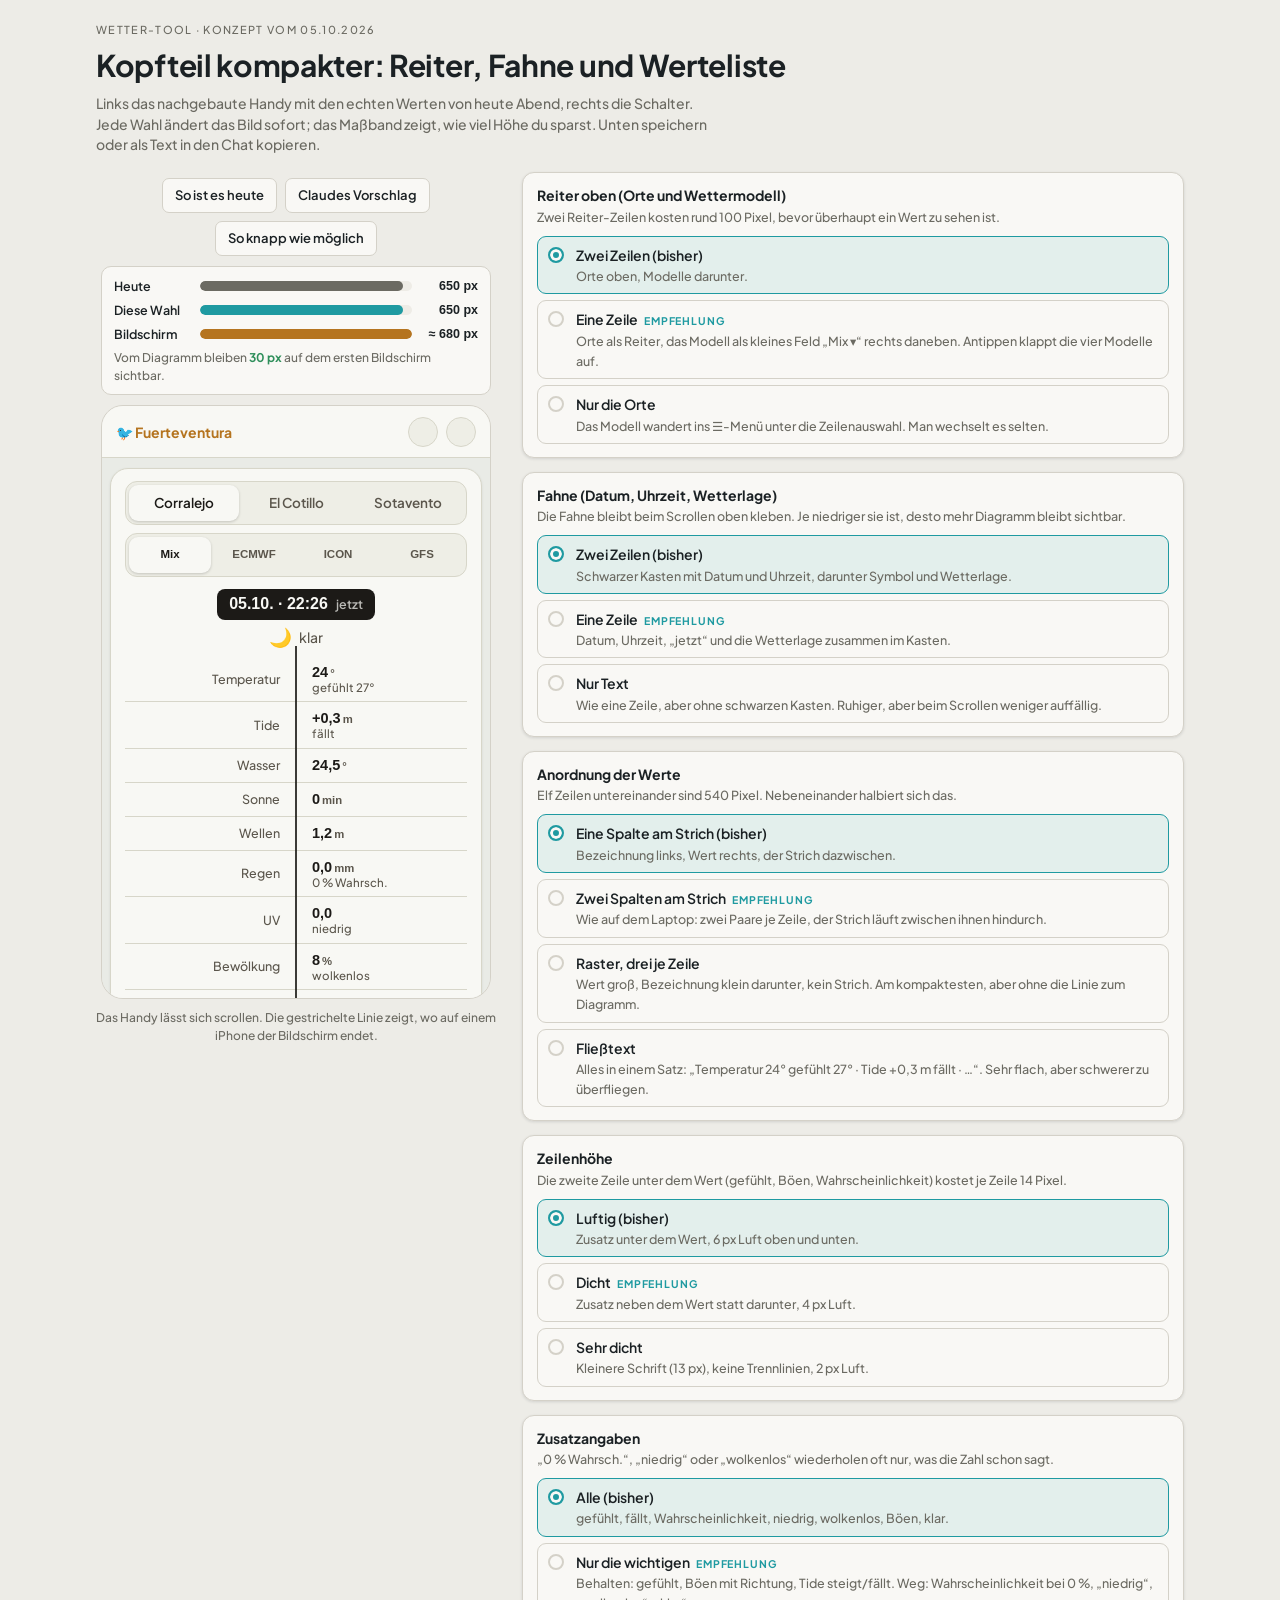
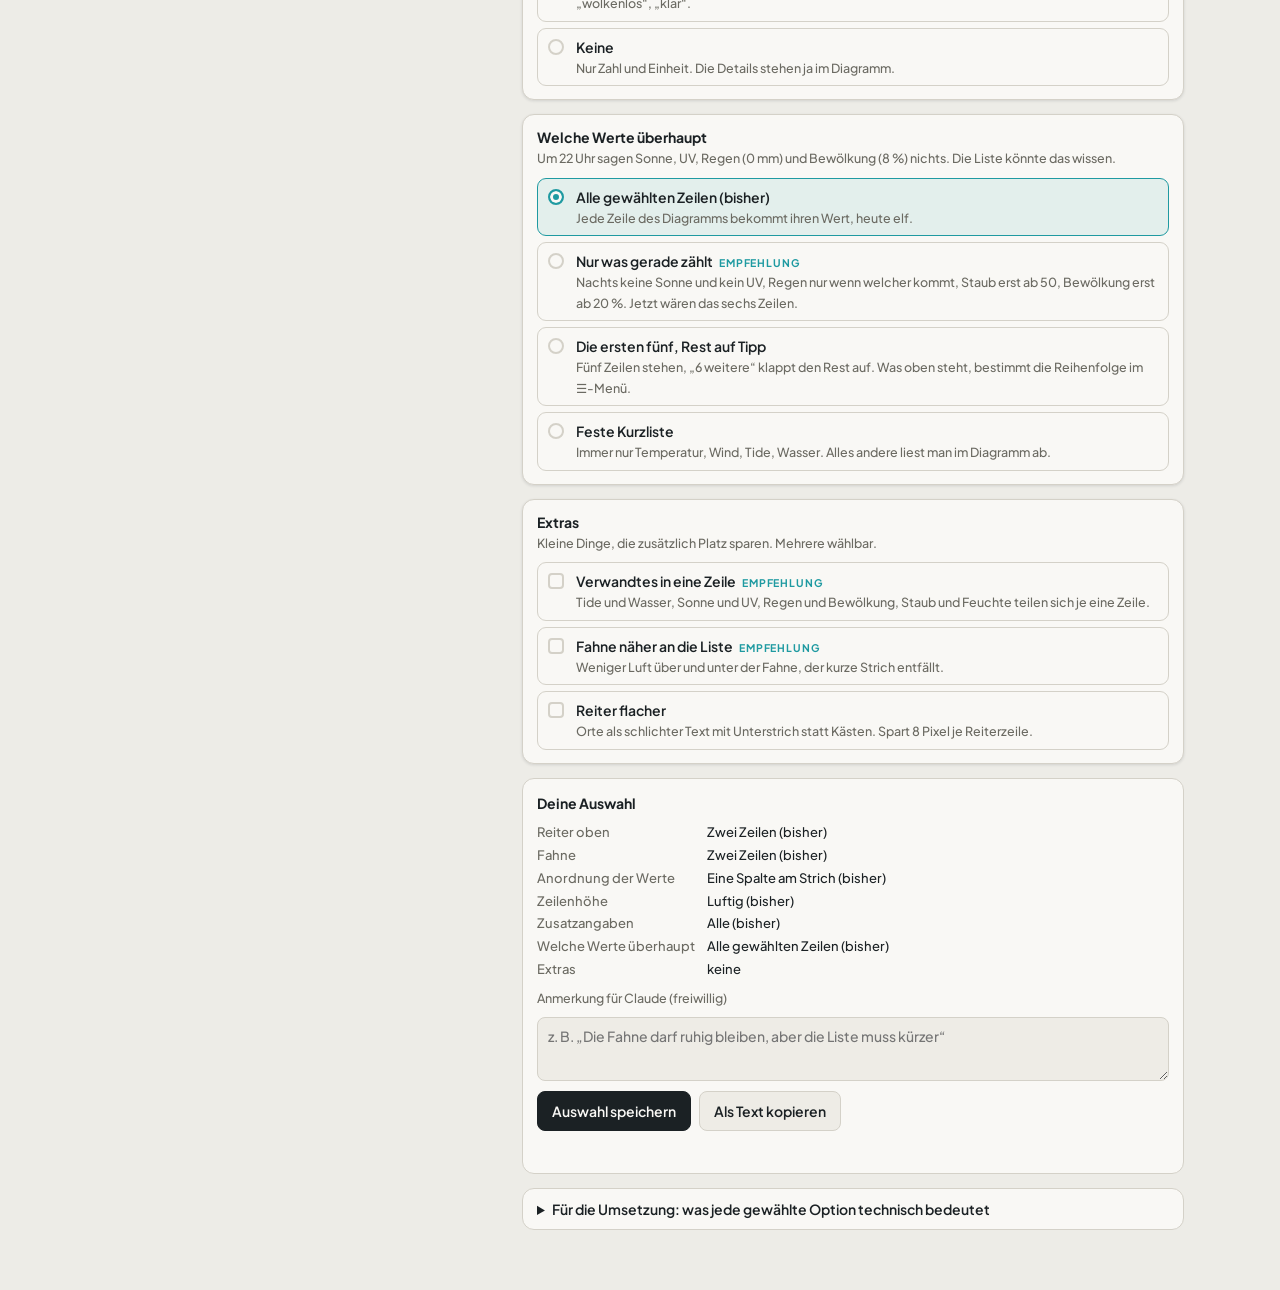
<file: Wetter Tool/konzepte/kopfteil-baukasten.html>
<!doctype html>
<html lang="de">
<head>
<meta charset="utf-8">
<meta name="viewport" content="width=device-width, initial-scale=1, viewport-fit=cover">
<meta name="robots" content="noindex">
<title>Kopfteil Baukasten</title>
<link rel="preconnect" href="https://fonts.googleapis.com">
<link rel="stylesheet" href="https://fonts.googleapis.com/css2?family=Plus+Jakarta+Sans:wght@500;600;700&display=swap">
<style>
  /* Aufbau: links das nachgebaute Handy (haftet), rechts die Schalter. Farben wie auf der Fuerteventura-Seite. */
  :root {
    --bg: #edece7; --surface: #f9f8f5; --surface2: #eeece6; --border: #d4d1c8;
    --ink: #1b2124; --dim: #6b6a62; --teal: #1f9aa1; --gold: #b5741f; --ok: #2f8f5b;
    --shadow: 0 1px 3px rgba(20,25,30,.12);
    --mono: Arial, Helvetica, sans-serif;
    --sans: "Plus Jakarta Sans", ui-sans-serif, system-ui, sans-serif;
  }
  @media (prefers-color-scheme: dark) {
    :root:not([data-theme="light"]) { color-scheme: dark; --bg: #131718; --surface: #1b2124; --surface2: #202729; --border: #303836; --ink: #ede9e0; --dim: #b4ac9c; --teal: #4bc4cb; --gold: #e0a84a; --ok: #6fcf97; --shadow: 0 1px 3px rgba(0,0,0,.35); }
  }
  :root[data-theme="dark"] { color-scheme: dark; --bg: #131718; --surface: #1b2124; --surface2: #202729; --border: #303836; --ink: #ede9e0; --dim: #b4ac9c; --teal: #4bc4cb; --gold: #e0a84a; --ok: #6fcf97; --shadow: 0 1px 3px rgba(0,0,0,.35); }
  * { box-sizing: border-box; }
  body { margin: 0; background: var(--bg); color: var(--ink); font: 500 14px/1.45 var(--sans); }
  button { font: inherit; color: inherit; cursor: pointer; -webkit-tap-highlight-color: transparent; }
  button:focus-visible, textarea:focus-visible { outline: 2px solid var(--ink); outline-offset: 2px; }
  svg.i { width: 1.1em; height: 1.1em; fill: none; stroke: currentColor; stroke-width: 2; stroke-linecap: round; stroke-linejoin: round; display: block; }

  .seite { max-width: 1120px; margin: 0 auto; padding-block: 22px 60px; padding-inline: 16px; }
  .kopf { display: grid; gap: 6px; margin-bottom: 18px; }
  .kopf .ueber { font-size: 11px; letter-spacing: .12em; text-transform: uppercase; color: var(--dim); }
  .kopf h1 { margin: 0; font-size: clamp(22px, 3.4vw, 30px); font-weight: 700; letter-spacing: -.01em; text-wrap: balance; }
  .kopf p { margin: 0; max-width: 62ch; color: var(--dim); }

  .buehne { display: grid; grid-template-columns: minmax(0, 400px) minmax(0, 1fr); gap: 26px; align-items: start; }
  @media (max-width: 860px) { .buehne { grid-template-columns: minmax(0, 1fr); gap: 14px; } }

  /* ---- Vorschau (haftet beim Scrollen) ---- */
  .vorschau { position: sticky; top: env(safe-area-inset-top, 0px); z-index: 5; display: grid; gap: 10px; padding-top: 6px; background: var(--bg); }
  @media (max-width: 860px) { .vorschau { padding-bottom: 8px; box-shadow: 0 14px 12px -12px rgba(0,0,0,.35); } }
  .presets { display: flex; gap: 8px; justify-content: center; flex-wrap: wrap; }
  .preset { border: 1px solid var(--border); background: var(--surface); border-radius: 7px; padding: 7px 12px; font-weight: 600; font-size: 13px; }
  .preset:hover { border-color: var(--ink); }
  .handy { width: 100%; max-width: 390px; margin: 0 auto; height: min(600px, 66vh); overflow-y: auto; overflow-x: hidden; border: 1px solid var(--border); border-radius: 22px; background: var(--bg); scrollbar-width: none; }
  .handy::-webkit-scrollbar { display: none; }
  .probier { text-align: center; font-size: 12px; color: var(--dim); margin: 0; }
  /* Auf dem Handy muss die haftende Vorschau flach bleiben, sonst sieht man die Schalter nicht */
  .mass .kurz, .preset .kurz { display: none; }
  @media (max-width: 860px) {
    .vorschau { gap: 6px; padding-top: 4px; }
    .presets { flex-wrap: nowrap; gap: 6px; }
    .preset { padding: 5px 8px; font-size: 12px; white-space: nowrap; }
    .preset .lang { display: none; } .preset .kurz { display: inline; }
    .handy { height: min(250px, 30vh); border-radius: 14px; }
    .probier { display: none; }
    .vorschau .mass { padding: 6px 10px; gap: 0; }
    .vorschau .mass .z, .vorschau .mass .fazit { display: none; }
    .vorschau .mass .kurz { display: block; font-size: 12px; text-align: center; }
    .vorschau .mass .kurz b { font-weight: 700; color: var(--teal); }
  }

  /* Maßband: wie hoch der Kopf ist, verglichen mit heute und mit dem Bildschirm */
  .mass { display: grid; gap: 6px; max-width: 390px; margin: 0 auto; width: 100%; padding: 10px 12px; border: 1px solid var(--border); border-radius: 10px; background: var(--surface); font-size: 12.5px; }
  .mass .z { display: grid; grid-template-columns: 78px minmax(0, 1fr) 58px; gap: 8px; align-items: center; }
  .mass .z b { font-weight: 600; }
  .mass .balken { position: relative; height: 10px; border-radius: 5px; background: var(--surface2); overflow: hidden; }
  .mass .balken i { position: absolute; left: 0; top: 0; bottom: 0; border-radius: 5px; background: var(--dim); }
  .mass .z.ist .balken i { background: var(--teal); }
  .mass .px { text-align: right; font-family: var(--mono); font-weight: 700; font-variant-numeric: tabular-nums; }
  .mass .fazit { font-size: 12px; color: var(--dim); }
  .mass .fazit b { color: var(--ok); font-weight: 700; }

  /* ---- Schalter ---- */
  .panel { display: grid; gap: 14px; }
  .gruppe { padding: 12px 14px 13px; border: 1px solid var(--border); border-radius: 12px; background: var(--surface); box-shadow: var(--shadow); }
  .gruppe h3 { margin: 0 0 2px; font-size: 14px; font-weight: 700; }
  .gruppe .frage { margin: 0 0 10px; font-size: 12.5px; color: var(--dim); }
  .opts { display: grid; gap: 6px; }
  .opt { display: grid; grid-template-columns: 18px minmax(0, 1fr); gap: 10px; align-items: start; text-align: left; padding: 8px 10px; border: 1px solid var(--border); border-radius: 9px; background: transparent; }
  .opt:hover { border-color: var(--ink); }
  .opt.is-on { border-color: var(--teal); background: color-mix(in srgb, var(--teal) 10%, transparent); }
  .opt .punkt { width: 16px; height: 16px; margin-top: 2px; border-radius: 50%; border: 2px solid var(--border); }
  .opt.multi .punkt { border-radius: 4px; }
  .opt.is-on .punkt { border-color: var(--teal); background: var(--teal); box-shadow: inset 0 0 0 3px var(--surface); }
  .opt .name { font-weight: 600; }
  .opt .name .emp { margin-left: 6px; font-size: 10.5px; letter-spacing: .08em; text-transform: uppercase; color: var(--teal); font-weight: 700; }
  .opt .text { font-size: 12.5px; color: var(--dim); }
  .opt .spar { font-family: var(--mono); font-size: 11.5px; color: var(--ok); font-weight: 700; }

  .ablage { display: grid; gap: 10px; padding: 14px; border: 1px solid var(--border); border-radius: 12px; background: var(--surface); }
  .ablage h3 { margin: 0; font-size: 14px; }
  .zusammen { display: grid; grid-template-columns: max-content minmax(0, 1fr); gap: 4px 12px; font-size: 13px; }
  .zusammen span:nth-child(odd) { color: var(--dim); }
  textarea { width: 100%; min-height: 64px; padding: 8px 10px; border: 1px solid var(--border); border-radius: 8px; background: var(--surface2); color: var(--ink); font: inherit; resize: vertical; }
  .knoepfe { display: flex; gap: 8px; flex-wrap: wrap; }
  .knopf { padding: 9px 14px; border-radius: 8px; border: 1px solid var(--border); background: var(--surface2); font-weight: 600; }
  .knopf.prim { background: var(--ink); color: var(--surface); border-color: var(--ink); }
  .knopf:disabled { opacity: .5; cursor: default; }
  .status { margin: 0; min-height: 1.4em; font-size: 12.5px; color: var(--dim); }
  details { border: 1px solid var(--border); border-radius: 12px; background: var(--surface); padding: 10px 14px; }
  details summary { cursor: pointer; font-weight: 600; }
  details ul { margin: 8px 0 0; padding-left: 18px; font-size: 12.5px; color: var(--dim); }
  details li b { color: var(--ink); font-weight: 600; }

  /* ================= Das nachgebaute Wetter-Tool (helles Thema der Seite) ================= */
  .m { --s: #f8f8f4; --s2: #eeeee6; --b: #d7d6c9; --t: #1c1a17; --d: #5b564c; --teal2: #0f6e76; --page: #e9ebe6;
       background: var(--page); color: var(--t); font-family: var(--sans); padding-bottom: 30px; }
  :root[data-theme="dark"] .m { --s: #1b2124; --s2: #202729; --b: #303836; --t: #ede9e0; --d: #b4ac9c; --teal2: #4bc4cb; --page: #131718; }
  @media (prefers-color-scheme: dark) { :root:not([data-theme="light"]) .m { --s: #1b2124; --s2: #202729; --b: #303836; --t: #ede9e0; --d: #b4ac9c; --teal2: #4bc4cb; --page: #131718; } }
  .m-nav { display: flex; align-items: center; justify-content: space-between; height: 52px; padding: 0 14px; background: var(--s); border-bottom: 1px solid var(--b); font-weight: 700; color: var(--gold); }
  .m-nav span { display: inline-flex; gap: 8px; }
  .m-nav i { width: 30px; height: 30px; border-radius: 50%; border: 1px solid var(--b); background: var(--s2); }
  .mg { margin: 10px 8px 0; background: var(--s); border: 1px solid var(--b); border-radius: 18px; box-shadow: 0 1px 3px rgba(0,0,0,.08); }

  .mg-top { display: flex; justify-content: space-between; align-items: center; gap: 8px; flex-wrap: wrap; padding: 12px 14px 2px; }
  .mg-tabs { display: inline-flex; gap: 2px; background: var(--s2); border: 1px solid var(--b); border-radius: 12px; padding: 3px; }
  .mg-tab { min-height: 36px; padding: 0 12px; border: 0; border-radius: 9px; background: transparent; color: var(--d); font: 600 13.5px/1 var(--sans); white-space: nowrap; }
  .mg-tab.on { background: var(--s); color: var(--t); box-shadow: 0 1px 3px rgba(0,0,0,.18); }
  .mg-tabs-modell .mg-tab { font-family: var(--mono); font-size: 11.5px; padding: 0 10px; }
  .mg-top.voll .mg-tabs { width: 100%; justify-content: space-between; }
  .mg-top.voll .mg-tab { flex: 1 1 0; }
  .mg-top.eins { flex-wrap: nowrap; }
  .mg-top.eins .mg-tab { padding: 0 9px; font-size: 13px; }
  .mg-modellchip { display: inline-flex; align-items: center; gap: 3px; min-height: 30px; padding: 0 7px; flex: none; border: 1px solid var(--b); border-radius: 9px; background: var(--s2); font: 600 11.5px/1 var(--mono); color: var(--d); }
  .r-flach .mg-tabs { background: transparent; border: 0; padding: 0; gap: 0; }
  .r-flach .mg-tab { min-height: 30px; border-radius: 0; border-bottom: 2px solid transparent; box-shadow: none; }
  .r-flach .mg-tab.on { background: transparent; border-bottom-color: var(--teal2); }
  .r-flach .mg-tabs-modell .mg-tab { min-height: 24px; }

  .mg-fahne { display: flex; flex-direction: column; align-items: center; gap: 6px; padding: 10px 14px 8px; position: relative; }
  .mg-fahne::before { content: ""; position: absolute; left: 50%; bottom: 0; width: 2px; height: 10px; margin-left: -1px; background: var(--t); opacity: .85; }
  .mg-zeit { display: inline-flex; align-items: baseline; gap: 8px; padding: 5px 12px; border-radius: 8px; background: var(--t); color: var(--s); font: 700 1rem/1.3 var(--mono); }
  .mg-zeit small { font-family: var(--sans); font-size: 12.5px; font-weight: 600; opacity: .72; }
  .mg-zeit .lage { font-family: var(--sans); font-weight: 600; font-size: 13px; opacity: .9; margin-left: 4px; padding-left: 10px; border-left: 1px solid rgba(255,255,255,.35); }
  .f-klein .mg-zeit .lage { border-left-color: var(--b); }
  .mg-lage { display: flex; align-items: center; gap: 7px; font-size: 14px; color: var(--d); min-height: 22px; }
  .mg-lage .ic { font-size: 1.15rem; line-height: 1; }
  .f-klein .mg-zeit { background: transparent; color: var(--t); padding: 0; font-size: 15px; }
  .f-klein .mg-zeit small, .f-klein .mg-zeit .lage { color: var(--d); opacity: 1; }
  .f-dicht .mg-fahne { padding: 6px 14px 2px; gap: 3px; }
  .f-dicht .mg-fahne::before { display: none; }

  /* Werteliste "am Strich" (bisher) */
  .mg-werte { position: relative; display: grid; grid-template-columns: 1fr; padding: 0 14px; }
  .mg-werte::before { content: ""; position: absolute; left: 50%; top: 0; bottom: 0; margin-left: -1px; border-left: 2px solid var(--t); opacity: .85; }
  /* Eine Zeile = Bezeichnung links (.mg-wl) und rechts ein Block (.mg-wr) mit Wert (.mg-wv) und Zusatz (.mg-wz) */
  .mg-w { display: grid; grid-template-columns: 1fr 1fr; align-items: center; padding: 6px 0; border-bottom: 1px solid var(--b); min-width: 0; }
  .mg-w:last-of-type { border-bottom: 0; }
  .mg-wl { text-align: right; padding-right: 16px; font-size: 12.5px; color: var(--d); white-space: nowrap; overflow: hidden; text-overflow: ellipsis; }
  .mg-wr { display: grid; padding-left: 16px; min-width: 0; }
  .mg-wv { font-family: var(--mono); font-size: 14.5px; font-weight: 700; white-space: nowrap; }
  .mg-wv small { font-size: .78em; font-weight: 600; color: var(--d); margin-left: 2px; }
  .mg-wz { margin-top: -2px; line-height: 1.25; font-size: 11.5px; color: var(--d); white-space: nowrap; overflow: hidden; text-overflow: ellipsis; }
  .mg-wr .sep { color: var(--d); font-size: 12px; }
  .mg-w.paar .mg-wr { display: flex; flex-wrap: wrap; align-items: baseline; gap: 0 6px; }
  .mg-w.paar .mg-wz { margin: 0; }
  .mg-w.paar .mg-wl { white-space: normal; line-height: 1.2; }
  /* Dichte */
  .d-dicht .mg-w { padding: 4px 0; align-items: baseline; }
  .d-dicht .mg-wr { display: flex; flex-wrap: wrap; align-items: baseline; gap: 0 6px; }
  .d-dicht .mg-wz { margin: 0; }
  .d-eng .mg-w { padding: 2px 0; border-bottom: 0; align-items: baseline; }
  .d-eng .mg-wr { display: flex; flex-wrap: wrap; align-items: baseline; gap: 0 6px; }
  .d-eng .mg-wl { font-size: 12px; } .d-eng .mg-wv { font-size: 13px; } .d-eng .mg-wz { margin: 0; font-size: 11px; }
  .d-eng .mg-werte { padding-top: 4px; padding-bottom: 4px; }
  /* Zwei Spalten am Strich (wie auf dem Laptop) */
  .s-zwei .mg-werte { grid-template-columns: 1fr 1fr; column-gap: 0; }
  .s-zwei .mg-werte::before { display: none; }
  .s-zwei .mg-w:nth-of-type(odd) { border-right: 2px solid var(--t); }
  .s-zwei .mg-w:nth-last-of-type(2):nth-of-type(odd) { border-bottom: 0; }
  .s-zwei .mg-wl { padding-right: 8px; font-size: 12px; } .s-zwei .mg-wr { padding-left: 8px; }
  .s-zwei .mg-wv { font-size: 13.5px; }
  /* Raster: 3 je Zeile, Wert oben, Bezeichnung darunter, ohne Strich */
  .s-raster .mg-werte { grid-template-columns: repeat(3, minmax(0, 1fr)); gap: 6px 8px; padding: 8px 14px 4px; }
  .s-raster .mg-werte::before { display: none; }
  .s-raster .mg-w { grid-template-columns: 1fr; grid-template-areas: "r" "l"; padding: 4px 0 2px; border: 0 !important; }
  .s-raster .mg-wl { grid-area: l; text-align: center; padding: 0; font-size: 11px; }
  .s-raster .mg-wr { grid-area: r; display: flex; flex-direction: column; align-items: center; padding: 0; }
  .s-raster .mg-wv { font-size: 16px; }
  .s-raster .mg-wz { margin: 0; font-size: 10.5px; }
  .s-raster .mg-w.paar { grid-column: span 3; }
  .s-raster .mg-w.paar .mg-wr { flex-direction: row; justify-content: center; flex-wrap: wrap; gap: 0 6px; align-items: baseline; }
  /* Fließtext */
  .s-zeile .mg-werte { display: block; padding: 6px 14px 8px; font-size: 13px; line-height: 1.6; }
  .s-zeile .mg-werte::before { display: none; }
  .s-zeile .mg-w { display: inline; padding: 0; border: 0 !important; }
  .s-zeile .mg-w::after { content: " · "; color: var(--d); }
  .s-zeile .mg-w:last-of-type::after { content: ""; }
  .s-zeile .mg-wl, .s-zeile .mg-wr, .s-zeile .mg-wv, .s-zeile .mg-wz { display: inline; padding: 0; margin: 0; white-space: normal; font-size: inherit; }
  .s-zeile .mg-wl::after, .s-zeile .mg-wv::after { content: " "; }
  .s-zeile .mg-wv { font-size: 13.5px; }
  .mg-mehr { display: block; width: 100%; margin: 0; padding: 7px 0; border: 0; background: transparent; color: var(--teal2); font: 600 12.5px var(--sans); }

  /* Diagramm-Anfang (fest gezeichnet) */
  .mg-diagramm { margin-top: 2px; border-top: 1px solid var(--b); border-bottom: 1px solid var(--b); }
  .mg-band { display: flex; justify-content: space-between; padding: 4px 10px 0; font-size: 12px; font-weight: 700; }
  .mg-band span:last-child { color: var(--d); font-weight: 600; }
  .mg-diagramm canvas { display: block; width: 100%; height: 150px; }
  .mg-knoepfe { display: grid; grid-template-columns: auto minmax(0, 1fr) auto; align-items: center; gap: 8px; padding: 8px 14px; border-bottom: 1px solid var(--b); }
  .mg-btn { display: inline-flex; align-items: center; justify-content: center; min-height: 40px; min-width: 40px; padding: 0 12px; border-radius: 11px; border: 1px solid var(--b); background: var(--s2); color: var(--t); font: 600 13.5px/1 var(--sans); }
  .mg-gruppe { display: inline-flex; border: 1px solid var(--b); border-radius: 11px; overflow: hidden; background: var(--s2); justify-self: center; }
  .mg-gruppe .mg-btn { border: 0; border-radius: 0; background: transparent; }
  .mg-gruppe > * + * { border-left: 1px solid var(--b); }
  .mg-gruppe .jetzt { min-width: 118px; font-weight: 700; opacity: .4; }
  .mg-rest { padding: 12px 14px 20px; color: var(--d); font-size: 12.5px; }
  .mg-rest .cam { height: 120px; border-radius: 12px; background: linear-gradient(180deg, #b9d6e8, #e6d9b8); border: 1px solid var(--b); margin-bottom: 8px; }
  .marke { position: absolute; left: 0; right: 0; border-top: 2px dashed var(--gold); pointer-events: none; }
  .marke span { position: absolute; right: 8px; top: -18px; font-size: 10.5px; font-weight: 700; color: var(--gold); background: var(--page); padding: 1px 6px; border-radius: 4px; }
  .handy-inner { position: relative; }
</style>
</head>
<body>

<div class="seite">
  <header class="kopf">
    <div class="ueber">Wetter-Tool · Konzept vom 05.10.2026</div>
    <h1>Kopfteil kompakter: Reiter, Fahne und Werteliste</h1>
    <p>Links das nachgebaute Handy mit den echten Werten von heute Abend, rechts die Schalter. Jede Wahl ändert das Bild sofort; das Maßband zeigt, wie viel Höhe du sparst. Unten speichern oder als Text in den Chat kopieren.</p>
  </header>

  <div class="buehne">
    <div class="vorschau">
      <div class="presets">
        <button class="preset" type="button" data-preset="bisher"><span class="lang">So ist es heute</span><span class="kurz">Heute</span></button>
        <button class="preset" type="button" data-preset="claude"><span class="lang">Claudes Vorschlag</span><span class="kurz">Claudes Vorschlag</span></button>
        <button class="preset" type="button" data-preset="knapp"><span class="lang">So knapp wie möglich</span><span class="kurz">Ganz knapp</span></button>
      </div>
      <div class="mass" id="mass"></div>
      <div class="handy" id="handy"><div class="handy-inner" id="handyInner"></div></div>
      <p class="probier">Das Handy lässt sich scrollen. Die gestrichelte Linie zeigt, wo auf einem iPhone der Bildschirm endet.</p>
    </div>

    <div>
      <div class="panel" id="panel"></div>
      <div class="ablage" style="margin-top:14px">
        <h3>Deine Auswahl</h3>
        <div class="zusammen" id="zusammen"></div>
        <label for="notiz" style="font-size:12.5px;color:var(--dim)">Anmerkung für Claude (freiwillig)</label>
        <textarea id="notiz" placeholder="z. B. „Die Fahne darf ruhig bleiben, aber die Liste muss kürzer“"></textarea>
        <div class="knoepfe">
          <button class="knopf prim" type="button" id="speichern">Auswahl speichern</button>
          <button class="knopf" type="button" id="kopieren">Als Text kopieren</button>
        </div>
        <p class="status" id="status"></p>
      </div>
      <details style="margin-top:14px">
        <summary>Für die Umsetzung: was jede gewählte Option technisch bedeutet</summary>
        <ul id="technik"></ul>
      </details>
    </div>
  </div>
</div>

<script>
(function(){
  'use strict';
  // ---------- Die Werte von heute Abend (05.10.2026, 22:26, Corralejo) ----------
  // wichtig: der Zusatz bleibt auch bei "nur die wichtigen"; klug: ob der Wert um diese Uhrzeit/Lage etwas sagt
  var ZEILEN = [
    { id: 'temp',   name: 'Temperatur', wert: '24', einheit: '°',      zusatz: 'gefühlt 27°',    wichtig: true,  klug: true,  kurz: true },
    { id: 'tide',   name: 'Tide',       wert: '+0,3', einheit: 'm',    zusatz: 'fällt',          wichtig: true,  klug: true,  kurz: true },
    { id: 'wasser', name: 'Wasser',     wert: '24,5', einheit: '°',    zusatz: '',               wichtig: false, klug: true,  kurz: true },
    { id: 'sonne',  name: 'Sonne',      wert: '0', einheit: 'min',     zusatz: '',               wichtig: false, klug: false, kurz: false },
    { id: 'welle',  name: 'Wellen',     wert: '1,2', einheit: 'm',     zusatz: '',               wichtig: false, klug: true,  kurz: false },
    { id: 'regen',  name: 'Regen',      wert: '0,0', einheit: 'mm',    zusatz: '0 % Wahrsch.',   wichtig: false, klug: false, kurz: false },
    { id: 'uv',     name: 'UV',         wert: '0,0', einheit: '',      zusatz: 'niedrig',        wichtig: false, klug: false, kurz: false },
    { id: 'wolken', name: 'Bewölkung',  wert: '8', einheit: '%',       zusatz: 'wolkenlos',      wichtig: false, klug: false, kurz: false },
    { id: 'wind',   name: 'Wind',       wert: '11', einheit: 'km/h',   zusatz: 'Böen 23 · N',    wichtig: true,  klug: true,  kurz: true },
    { id: 'staub',  name: 'Staub',      wert: '38', einheit: 'µg/m³',  zusatz: 'klar',           wichtig: false, klug: false, kurz: false },
    { id: 'feuchte',name: 'Feuchte',    wert: '77', einheit: '%',      zusatz: '',               wichtig: false, klug: true,  kurz: false }
  ];
  var PAARE = [['temp'], ['wind'], ['tide', 'wasser'], ['welle'], ['sonne', 'uv'], ['regen', 'wolken'], ['staub', 'feuchte']];

  // ---------- Die Schalter ----------
  var GRUPPEN = [
    { id: 'reiter', titel: 'Reiter oben (Orte und Wettermodell)', frage: 'Zwei Reiter-Zeilen kosten rund 100 Pixel, bevor überhaupt ein Wert zu sehen ist.', opt: [
      { id: 'zwei',  name: 'Zwei Zeilen (bisher)', text: 'Orte oben, Modelle darunter.', spar: '', tech: 'Bisher.' },
      { id: 'eine',  name: 'Eine Zeile', emp: true, text: 'Orte als Reiter, das Modell als kleines Feld „Mix ▾“ rechts daneben. Antippen klappt die vier Modelle auf.', tech: '.mg-top ohne Umbruch; Modell-Reiter durch einen <button> mit Aufklapp-Liste (wie der Kamera-Wechsel) ersetzen; Auswahl bleibt in merkSchreiben(\'modell\').' },
      { id: 'menue', name: 'Nur die Orte', text: 'Das Modell wandert ins ☰-Menü unter die Zeilenauswahl. Man wechselt es selten.', tech: 'Modell-Reiter in das Zeilen-Panel verschieben (eigener Abschnitt „Wettermodell“); MODELLE-Reiter nicht mehr malen.' }
    ]},
    { id: 'fahne', titel: 'Fahne (Datum, Uhrzeit, Wetterlage)', frage: 'Die Fahne bleibt beim Scrollen oben kleben. Je niedriger sie ist, desto mehr Diagramm bleibt sichtbar.', opt: [
      { id: 'zwei',  name: 'Zwei Zeilen (bisher)', text: 'Schwarzer Kasten mit Datum und Uhrzeit, darunter Symbol und Wetterlage.', spar: '', tech: 'Bisher.' },
      { id: 'eine',  name: 'Eine Zeile', emp: true, text: 'Datum, Uhrzeit, „jetzt“ und die Wetterlage zusammen im Kasten.', tech: '.mg-lage in den .mg-zeit-Kasten ziehen (inline), Symbol 1 em; ~26 px gespart.' },
      { id: 'klein', name: 'Nur Text', text: 'Wie eine Zeile, aber ohne schwarzen Kasten. Ruhiger, aber beim Scrollen weniger auffällig.', tech: '.mg-zeit ohne Hintergrund, Schrift 15 px; Schatten der haftenden Fahne bleibt.' }
    ]},
    { id: 'spalten', titel: 'Anordnung der Werte', frage: 'Elf Zeilen untereinander sind 540 Pixel. Nebeneinander halbiert sich das.', opt: [
      { id: 'eine',   name: 'Eine Spalte am Strich (bisher)', text: 'Bezeichnung links, Wert rechts, der Strich dazwischen.', spar: '', tech: 'Bisher.' },
      { id: 'zwei',   name: 'Zwei Spalten am Strich', emp: true, text: 'Wie auf dem Laptop: zwei Paare je Zeile, der Strich läuft zwischen ihnen hindurch.', tech: '.mg-werte { grid-template-columns: 1fr 1fr } auch unter 560 px; Bezeichnungen enger (padding 10 px), Wert 13,5 px.' },
      { id: 'raster', name: 'Raster, drei je Zeile', text: 'Wert groß, Bezeichnung klein darunter, kein Strich. Am kompaktesten, aber ohne die Linie zum Diagramm.', tech: '.mg-werte als 3-spaltiges Raster, .mg-wert mit Bereichen "v" "l" "z"; ::before-Strich aus.' },
      { id: 'zeile',  name: 'Fließtext', text: 'Alles in einem Satz: „Temperatur 24° gefühlt 27° · Tide +0,3 m fällt · …“. Sehr flach, aber schwerer zu überfliegen.', tech: 'zelleHtml() liefert <span>-Ketten, .mg-werte als Block mit „ · “-Trennern (::after).' }
    ]},
    { id: 'dichte', titel: 'Zeilenhöhe', frage: 'Die zweite Zeile unter dem Wert (gefühlt, Böen, Wahrscheinlichkeit) kostet je Zeile 14 Pixel.', opt: [
      { id: 'luftig', name: 'Luftig (bisher)', text: 'Zusatz unter dem Wert, 6 px Luft oben und unten.', spar: '', tech: 'Bisher.' },
      { id: 'dicht',  name: 'Dicht', emp: true, text: 'Zusatz neben dem Wert statt darunter, 4 px Luft.', tech: '.mg-wert mit nur einer Zeile „l v“; .mg-wz inline hinter .mg-wv; padding 4px 0.' },
      { id: 'eng',    name: 'Sehr dicht', text: 'Kleinere Schrift (13 px), keine Trennlinien, 2 px Luft.', tech: 'Wie „Dicht“, dazu border-bottom aus, Schrift 12/13 px.' }
    ]},
    { id: 'zusatz', titel: 'Zusatzangaben', frage: '„0 % Wahrsch.“, „niedrig“ oder „wolkenlos“ wiederholen oft nur, was die Zahl schon sagt.', opt: [
      { id: 'alle',    name: 'Alle (bisher)', text: 'gefühlt, fällt, Wahrscheinlichkeit, niedrig, wolkenlos, Böen, klar.', spar: '', tech: 'Bisher.' },
      { id: 'wichtig', name: 'Nur die wichtigen', emp: true, text: 'Behalten: gefühlt, Böen mit Richtung, Tide steigt/fällt. Weg: Wahrscheinlichkeit bei 0 %, „niedrig“, „wolkenlos“, „klar“.', tech: 'Je Zeile im KATALOG ein Kennzeichen zusatz: \'wichtig\'|\'nie\'; zelle() lässt Wörter weg, die nur die Zahl wiederholen (Regen-% nur ab 10 %).' },
      { id: 'keine',   name: 'Keine', text: 'Nur Zahl und Einheit. Die Details stehen ja im Diagramm.', tech: 'zelle() ohne Zusatz.' }
    ]},
    { id: 'umfang', titel: 'Welche Werte überhaupt', frage: 'Um 22 Uhr sagen Sonne, UV, Regen (0 mm) und Bewölkung (8 %) nichts. Die Liste könnte das wissen.', opt: [
      { id: 'alle',   name: 'Alle gewählten Zeilen (bisher)', text: 'Jede Zeile des Diagramms bekommt ihren Wert, heute elf.', spar: '', tech: 'Bisher.' },
      { id: 'klug',   name: 'Nur was gerade zählt', emp: true, text: 'Nachts keine Sonne und kein UV, Regen nur wenn welcher kommt, Staub erst ab 50, Bewölkung erst ab 20 %. Jetzt wären das sechs Zeilen.', tech: 'Je Zeile im KATALOG eine Funktion zaehlt(wert, daten, i): Sonne/UV nur bei daten.tag[i], Regen ab 0,1 mm oder 30 %, Staub ab 50, Wolken ab 20 %. Fallen Zeilen weg, nicht umsortieren.' },
      { id: 'klappe', name: 'Die ersten fünf, Rest auf Tipp', text: 'Fünf Zeilen stehen, „6 weitere“ klappt den Rest auf. Was oben steht, bestimmt die Reihenfolge im ☰-Menü.', tech: 'anzeigen() malt die ersten 5 von sichtbareZeilen(); Knopf .mg-mehr schaltet die Klasse is-auf (gemerkt im Browser).' },
      { id: 'wenige', name: 'Feste Kurzliste', text: 'Immer nur Temperatur, Wind, Tide, Wasser. Alles andere liest man im Diagramm ab.', tech: 'Einbau-Einstellung werteKurz: [\'temp\',\'wind\',\'tide\',\'wasser\'].' }
    ]},
    { id: 'extras', titel: 'Extras', frage: 'Kleine Dinge, die zusätzlich Platz sparen. Mehrere wählbar.', multi: true, opt: [
      { id: 'paare',      name: 'Verwandtes in eine Zeile', emp: true, text: 'Tide und Wasser, Sonne und UV, Regen und Bewölkung, Staub und Feuchte teilen sich je eine Zeile.', tech: 'PAARE-Liste im Einbau; anzeigen() fasst die Zellen eines Paars in ein .mg-wert mit zwei Werten zusammen.' },
      { id: 'fahnedicht', name: 'Fahne näher an die Liste', emp: true, text: 'Weniger Luft über und unter der Fahne, der kurze Strich entfällt.', tech: '.mg-readout padding 6px 14px 2px; ::before-Stummel aus.' },
      { id: 'flach',      name: 'Reiter flacher', text: 'Orte als schlichter Text mit Unterstrich statt Kästen. Spart 8 Pixel je Reiterzeile.', tech: '.mg-tabs ohne Rahmen/Fläche, .mg-tab min-height 30 px, aktiver Reiter mit border-bottom in Türkis.' }
    ]}
  ];
  var BISHER = { reiter: 'zwei', fahne: 'zwei', spalten: 'eine', dichte: 'luftig', zusatz: 'alle', umfang: 'alle', extras: [] };
  var PRESETS = {
    bisher: BISHER,
    claude: { reiter: 'eine', fahne: 'eine', spalten: 'zwei', dichte: 'dicht', zusatz: 'wichtig', umfang: 'klug', extras: ['paare', 'fahnedicht'] },
    knapp:  { reiter: 'menue', fahne: 'klein', spalten: 'raster', dichte: 'eng', zusatz: 'keine', umfang: 'wenige', extras: ['fahnedicht', 'flach'] }
  };
  var wahl = JSON.parse(JSON.stringify(BISHER));
  var SICHTBAR = 680;      // iPhone: 844 px minus Menüleiste oben und Fußleiste unten
  var basisHoehe = 0, mehrAuf = false;

  function esc(s){ return String(s).replace(/[&<>"]/g, function(c){ return { '&': '&amp;', '<': '&lt;', '>': '&gt;', '"': '&quot;' }[c]; }); }
  function optName(g, o){ var grp = GRUPPEN.filter(function(x){ return x.id === g; })[0]; var op = grp.opt.filter(function(x){ return x.id === o; })[0]; return op ? op.name : o; }
  function hat(x){ return wahl.extras.indexOf(x) >= 0; }

  // ---------- Das nachgebaute Tool ----------
  function zelle(z){
    var zus = z.zusatz;
    if (wahl.zusatz === 'keine') zus = '';
    else if (wahl.zusatz === 'wichtig' && !z.wichtig) zus = '';
    return '<span class="mg-wv">' + z.wert + (z.einheit ? '<small>' + esc(z.einheit) + '</small>' : '') + '</span>' + (zus ? '<span class="mg-wz">' + esc(zus) + '</span>' : '');
  }
  function welcheZeilen(){
    var l = ZEILEN.slice();
    if (wahl.umfang === 'klug') l = l.filter(function(z){ return z.klug; });
    if (wahl.umfang === 'wenige') l = l.filter(function(z){ return z.kurz; });
    return l;
  }
  function werteHtml(){
    var liste = welcheZeilen(), rows = [], rest = 0;
    if (hat('paare')) {
      PAARE.forEach(function(p){
        var m = p.map(function(id){ return liste.filter(function(z){ return z.id === id; })[0]; }).filter(Boolean);
        if (!m.length) return;
        rows.push({ label: m.map(function(z){ return z.name; }).join(' · '), html: m.map(zelle).join('<span class="sep">·</span>'), paar: m.length > 1 });
      });
    } else {
      liste.forEach(function(z){ rows.push({ label: z.name, html: zelle(z), paar: false }); });
    }
    if (wahl.umfang === 'klappe' && rows.length > 5 && !mehrAuf) { rest = rows.length - 5; rows = rows.slice(0, 5); }
    var h = rows.map(function(r){
      return '<div class="mg-w' + (r.paar ? ' paar' : '') + '"><span class="mg-wl">' + esc(r.label) + '</span><span class="mg-wr">' + r.html + '</span></div>';
    }).join('');
    if (rest) h += '<button class="mg-mehr" type="button" id="mmehr">' + rest + ' weitere Werte ▾</button>';
    else if (wahl.umfang === 'klappe' && mehrAuf) h += '<button class="mg-mehr" type="button" id="mmehr">weniger ▴</button>';
    return h;
  }
  function reiterHtml(){
    var orte = '<div class="mg-tabs"><button class="mg-tab on" type="button">Corralejo</button><button class="mg-tab" type="button">El Cotillo</button><button class="mg-tab" type="button">Sotavento</button></div>';
    var modelle = '<div class="mg-tabs mg-tabs-modell"><button class="mg-tab on" type="button">Mix</button><button class="mg-tab" type="button">ECMWF</button><button class="mg-tab" type="button">ICON</button><button class="mg-tab" type="button">GFS</button></div>';
    if (wahl.reiter === 'zwei') return '<div class="mg-top voll">' + orte + modelle + '</div>';
    if (wahl.reiter === 'eine') return '<div class="mg-top eins">' + orte + '<span class="mg-modellchip">Mix <svg class="i"><path d="M6 9l6 6 6-6"/></svg></span></div>';
    return '<div class="mg-top voll">' + orte + '</div>';
  }
  function fahneHtml(){
    var zeit = '05.10. · 22:26', rel = 'jetzt', lage = '🌙 klar';
    if (wahl.fahne === 'zwei') return '<div class="mg-fahne"><span class="mg-zeit">' + zeit + ' <small>' + rel + '</small></span><span class="mg-lage"><span class="ic">🌙</span>klar</span></div>';
    return '<div class="mg-fahne"><span class="mg-zeit">' + zeit + ' <small>' + rel + '</small><span class="lage">' + lage + '</span></span></div>';
  }
  function knoepfeHtml(){
    return '<div class="mg-knoepfe"><button class="mg-btn" type="button"><svg class="i"><path d="M20 12a8 8 0 1 1-2.35-5.65"/><path d="M20 4v5h-5"/></svg></button>' +
      '<div class="mg-gruppe"><button class="mg-btn" type="button"><svg class="i"><path d="M14.5 6l-6 6 6 6"/></svg></button><button class="mg-btn jetzt" type="button">Jetzt</button><button class="mg-btn" type="button"><svg class="i"><path d="M9.5 6l6 6-6 6"/></svg></button></div>' +
      '<button class="mg-btn" type="button"><svg class="i"><path d="M4 7h16M4 12h16M4 17h16"/></svg></button></div>';
  }
  function mockMalen(){
    var inner = document.getElementById('handyInner');
    var klassen = ['m', 's-' + wahl.spalten, 'd-' + wahl.dichte, 'f-' + wahl.fahne];
    if (hat('fahnedicht')) klassen.push('f-dicht');
    if (hat('flach')) klassen.push('r-flach');
    inner.className = 'handy-inner ' + klassen.join(' ');
    inner.innerHTML =
      '<div class="m-nav"><span>🐦 Fuerteventura</span><span><i></i><i></i></span></div>' +
      '<div class="mg" id="mmg">' + reiterHtml() + fahneHtml() +
        '<div class="mg-werte">' + werteHtml() + '</div>' +
        '<div class="mg-diagramm" id="mdiag"><div class="mg-band"><span>Heute ☀️ 29° / 22°</span><span>Di 06.10. ⛅ 28° / 22°</span></div><canvas id="mcanvas" width="372" height="150"></canvas></div>' +
        knoepfeHtml() +
        '<div class="mg-rest"><div class="cam"></div>Webcam · Satellit · Regen und „Was der Tag bringt“ folgen hier wie bisher.</div>' +
      '</div>' +
      '<div class="marke" id="marke"><span>Bildschirm-Ende iPhone</span></div>';
    var mehr = document.getElementById('mmehr');
    if (mehr) mehr.addEventListener('click', function(){ mehrAuf = !mehrAuf; mockMalen(); });
    diagrammMalen();
    messen();
  }
  function diagrammMalen(){
    var c = document.getElementById('mcanvas'); if (!c) return;
    var g = c.getContext('2d'), W = c.width, H = c.height;
    var cs = getComputedStyle(c.parentNode);
    g.clearRect(0, 0, W, H);
    g.fillStyle = cs.getPropertyValue('--s2').trim() || '#eee'; g.fillRect(0, 0, W, 22);
    g.fillStyle = cs.getPropertyValue('--d').trim(); g.font = '700 11px ' + getComputedStyle(document.body).fontFamily; g.fillText('● Sonnenschein  in min', 10, 15);
    // Nacht grau links, Tag hell rechts
    g.fillStyle = 'rgba(120,120,120,.25)'; g.fillRect(0, 22, 186, H - 22);
    g.fillStyle = '#e9b949';
    for (var x = 196; x < W; x += 9) g.fillRect(x, 60, 6, H - 62);
    g.strokeStyle = cs.getPropertyValue('--t').trim(); g.lineWidth = 2; g.globalAlpha = .85;
    g.beginPath(); g.moveTo(W / 2, 0); g.lineTo(W / 2, H); g.stroke(); g.globalAlpha = 1;
  }
  function messen(){
    var mg = document.getElementById('mmg'), d = document.getElementById('mdiag');
    var h = d.offsetTop - mg.offsetTop;
    var nav = document.querySelector('.m-nav').offsetHeight;
    document.getElementById('marke').style.top = (nav + SICHTBAR) + 'px';
    if (!basisHoehe) basisHoehe = h;
    var max = Math.max(basisHoehe, SICHTBAR, h);
    var frei = SICHTBAR - h;
    var fazit = frei > 0
      ? 'Vom Diagramm bleiben <b>' + frei + ' px</b> auf dem ersten Bildschirm sichtbar' + (basisHoehe > h ? ', ' + Math.round((1 - h / basisHoehe) * 100) + ' % niedriger als heute.' : '.')
      : 'Das Diagramm beginnt erst <b style="color:var(--gold)">' + (-frei) + ' px</b> unter dem Bildschirmrand.';
    document.getElementById('mass').innerHTML =
      '<div class="z"><b>Heute</b><div class="balken"><i style="width:' + (basisHoehe / max * 100) + '%"></i></div><span class="px">' + basisHoehe + ' px</span></div>' +
      '<div class="z ist"><b>Diese Wahl</b><div class="balken"><i style="width:' + (h / max * 100) + '%"></i></div><span class="px">' + h + ' px</span></div>' +
      '<div class="z"><b>Bildschirm</b><div class="balken"><i style="width:' + (SICHTBAR / max * 100) + '%;background:var(--gold)"></i></div><span class="px">≈ ' + SICHTBAR + ' px</span></div>' +
      '<div class="fazit">' + fazit + '</div>' +
      '<div class="kurz">Kopf: <b>' + h + ' px</b> statt ' + basisHoehe + ' px' + (basisHoehe > h ? ' (−' + Math.round((1 - h / basisHoehe) * 100) + ' %)' : '') + ' · Diagramm sichtbar: <b>' + Math.max(0, frei) + ' px</b></div>';
  }

  // ---------- Schalter malen ----------
  var panel = document.getElementById('panel');
  function panelBauen(){
    panel.innerHTML = GRUPPEN.map(function(g){
      return '<section class="gruppe"><h3>' + esc(g.titel) + '</h3><p class="frage">' + esc(g.frage) + '</p><div class="opts">' +
        g.opt.map(function(o){
          return '<button class="opt' + (g.multi ? ' multi' : '') + '" type="button" data-g="' + g.id + '" data-o="' + o.id + '" aria-pressed="false"><span class="punkt"></span><span><span class="name">' + esc(o.name) + (o.emp ? '<span class="emp">Empfehlung</span>' : '') + '</span><br><span class="text">' + esc(o.text) + '</span></span></button>';
        }).join('') + '</div></section>';
    }).join('');
    panel.addEventListener('click', function(ev){
      var b = ev.target.closest('.opt'); if (!b) return;
      var g = b.getAttribute('data-g'), o = b.getAttribute('data-o');
      var grp = GRUPPEN.filter(function(x){ return x.id === g; })[0];
      if (grp.multi) { var i = wahl[g].indexOf(o); if (i >= 0) wahl[g].splice(i, 1); else wahl[g].push(o); }
      else wahl[g] = o;
      allesNeu(); merkLokal();
    });
  }
  function panelZeigen(){
    panel.querySelectorAll('.opt').forEach(function(b){
      var g = b.getAttribute('data-g'), o = b.getAttribute('data-o');
      var an = Array.isArray(wahl[g]) ? wahl[g].indexOf(o) >= 0 : wahl[g] === o;
      b.classList.toggle('is-on', an); b.setAttribute('aria-pressed', an ? 'true' : 'false');
    });
    document.getElementById('zusammen').innerHTML = GRUPPEN.map(function(g){
      var w = Array.isArray(wahl[g.id]) ? (wahl[g.id].length ? wahl[g.id].map(function(o){ return optName(g.id, o); }).join(', ') : 'keine') : optName(g.id, wahl[g.id]);
      return '<span>' + esc(g.titel.replace(/ \(.*\)$/, '')) + '</span><span>' + esc(w) + '</span>';
    }).join('');
    var t = '';
    GRUPPEN.forEach(function(g){
      (Array.isArray(wahl[g.id]) ? wahl[g.id] : [wahl[g.id]]).forEach(function(oid){
        var o = g.opt.filter(function(x){ return x.id === oid; })[0]; if (!o) return;
        t += '<li><b>' + esc(g.titel.replace(/ \(.*\)$/, '')) + ' – ' + esc(o.name) + ':</b> ' + esc(o.tech) + '</li>';
      });
    });
    t += '<li><b>Allgemein:</b> Alles in meteogramm.js/.css, Versionskennung hochzählen; Laptop (≥ 560 px) behält zwei Spalten; die Laptop-Breite prüfen, damit nichts umbricht.</li>';
    document.getElementById('technik').innerHTML = t;
  }
  function allesNeu(){ mockMalen(); panelZeigen(); }

  // ---------- Speichern: geteilte Ablage (db) oder Browser ----------
  var db = null, DOC = 'konzept/kopfteil';
  function auswahlText(){
    var s = 'Kopfteil – meine Auswahl (' + new Date().toLocaleString('de-DE') + ')\n';
    GRUPPEN.forEach(function(g){
      var w = Array.isArray(wahl[g.id]) ? (wahl[g.id].length ? wahl[g.id].map(function(o){ return optName(g.id, o); }).join(', ') : 'keine') : optName(g.id, wahl[g.id]);
      s += '- ' + g.titel.replace(/ \(.*\)$/, '') + ': ' + w + '\n';
    });
    var n = document.getElementById('notiz').value.trim();
    if (n) s += 'Anmerkung: ' + n + '\n';
    s += 'Schlüssel: ' + JSON.stringify(wahl);
    return s;
  }
  function status(t){ document.getElementById('status').textContent = t; }
  function merkLokal(){ try { localStorage.setItem('kopfteil', JSON.stringify({ wahl: wahl, notiz: document.getElementById('notiz').value })); } catch(e){} }
  function uebernehmen(s){
    var w = JSON.parse(JSON.stringify(BISHER));
    Object.keys(w).forEach(function(k){ if (s.wahl && s.wahl[k] != null) w[k] = s.wahl[k]; });
    wahl = w; document.getElementById('notiz').value = s.notiz || '';
  }
  function ladeLokal(){ try { var s = JSON.parse(localStorage.getItem('kopfteil') || 'null'); if (s && s.wahl) { uebernehmen(s); return true; } } catch(e){} return false; }
  function speichern(){
    var knopf = document.getElementById('speichern');
    var daten = { wahl: wahl, notiz: document.getElementById('notiz').value, text: auswahlText(), zeit: new Date().toISOString() };
    merkLokal();
    if (!db) { status('Im Browser gemerkt. Damit Claude es liest: „Als Text kopieren“ und im Chat einfügen.'); return; }
    knopf.disabled = true;
    db.doc(DOC).set(daten).then(function(){
      status('Gespeichert um ' + new Date().toLocaleTimeString('de-DE', { hour: '2-digit', minute: '2-digit' }) + ' Uhr. Claude kann deine Auswahl jetzt direkt lesen.');
    }, function(e){
      status('Speichern in der geteilten Ablage ging nicht (' + (e && e.code || 'Fehler') + '). Im Browser ist es gemerkt – nutze „Als Text kopieren“.');
    }).then(function(){ knopf.disabled = false; });
  }
  function kopieren(){
    var t = auswahlText();
    function fallback(){
      var ta = document.getElementById('notiz'); var alt = ta.value; ta.value = t; ta.select();
      try { document.execCommand('copy'); } catch(e){}
      ta.value = alt; status('Text steht markiert im Feld – kopieren mit Strg/⌘+C.');
    }
    if (navigator.clipboard && navigator.clipboard.writeText) navigator.clipboard.writeText(t).then(function(){ status('Text kopiert. Einfach im Chat einfügen.'); }, fallback);
    else fallback();
  }
  function dbStarten(){
    if (!window.claude || typeof window.claude.use !== 'function') return;
    window.claude.use('db').then(function(ns){
      if (!ns) return;
      db = ns;
      return db.doc(DOC).get().then(function(snap){
        if (snap.exists) { uebernehmen(snap.data()); allesNeu(); status('Deine letzte gespeicherte Auswahl ist geladen.'); }
      });
    }).catch(function(){});
  }

  // ---------- Start ----------
  panelBauen();
  document.querySelectorAll('.preset').forEach(function(b){
    b.addEventListener('click', function(){ wahl = JSON.parse(JSON.stringify(PRESETS[b.getAttribute('data-preset')])); mehrAuf = false; allesNeu(); merkLokal(); });
  });
  document.getElementById('speichern').addEventListener('click', speichern);
  document.getElementById('kopieren').addEventListener('click', kopieren);
  document.getElementById('notiz').addEventListener('input', merkLokal);
  // Erst „heute“ messen, damit das Maßband eine Vergleichsbasis hat, dann die gemerkte Wahl zeigen
  mockMalen();
  if (ladeLokal()) allesNeu(); else panelZeigen();
  dbStarten();
  var mm = window.matchMedia('(prefers-color-scheme: dark)'); if (mm.addEventListener) mm.addEventListener('change', diagrammMalen);
})();
</script>

</body>
</html>
</file>
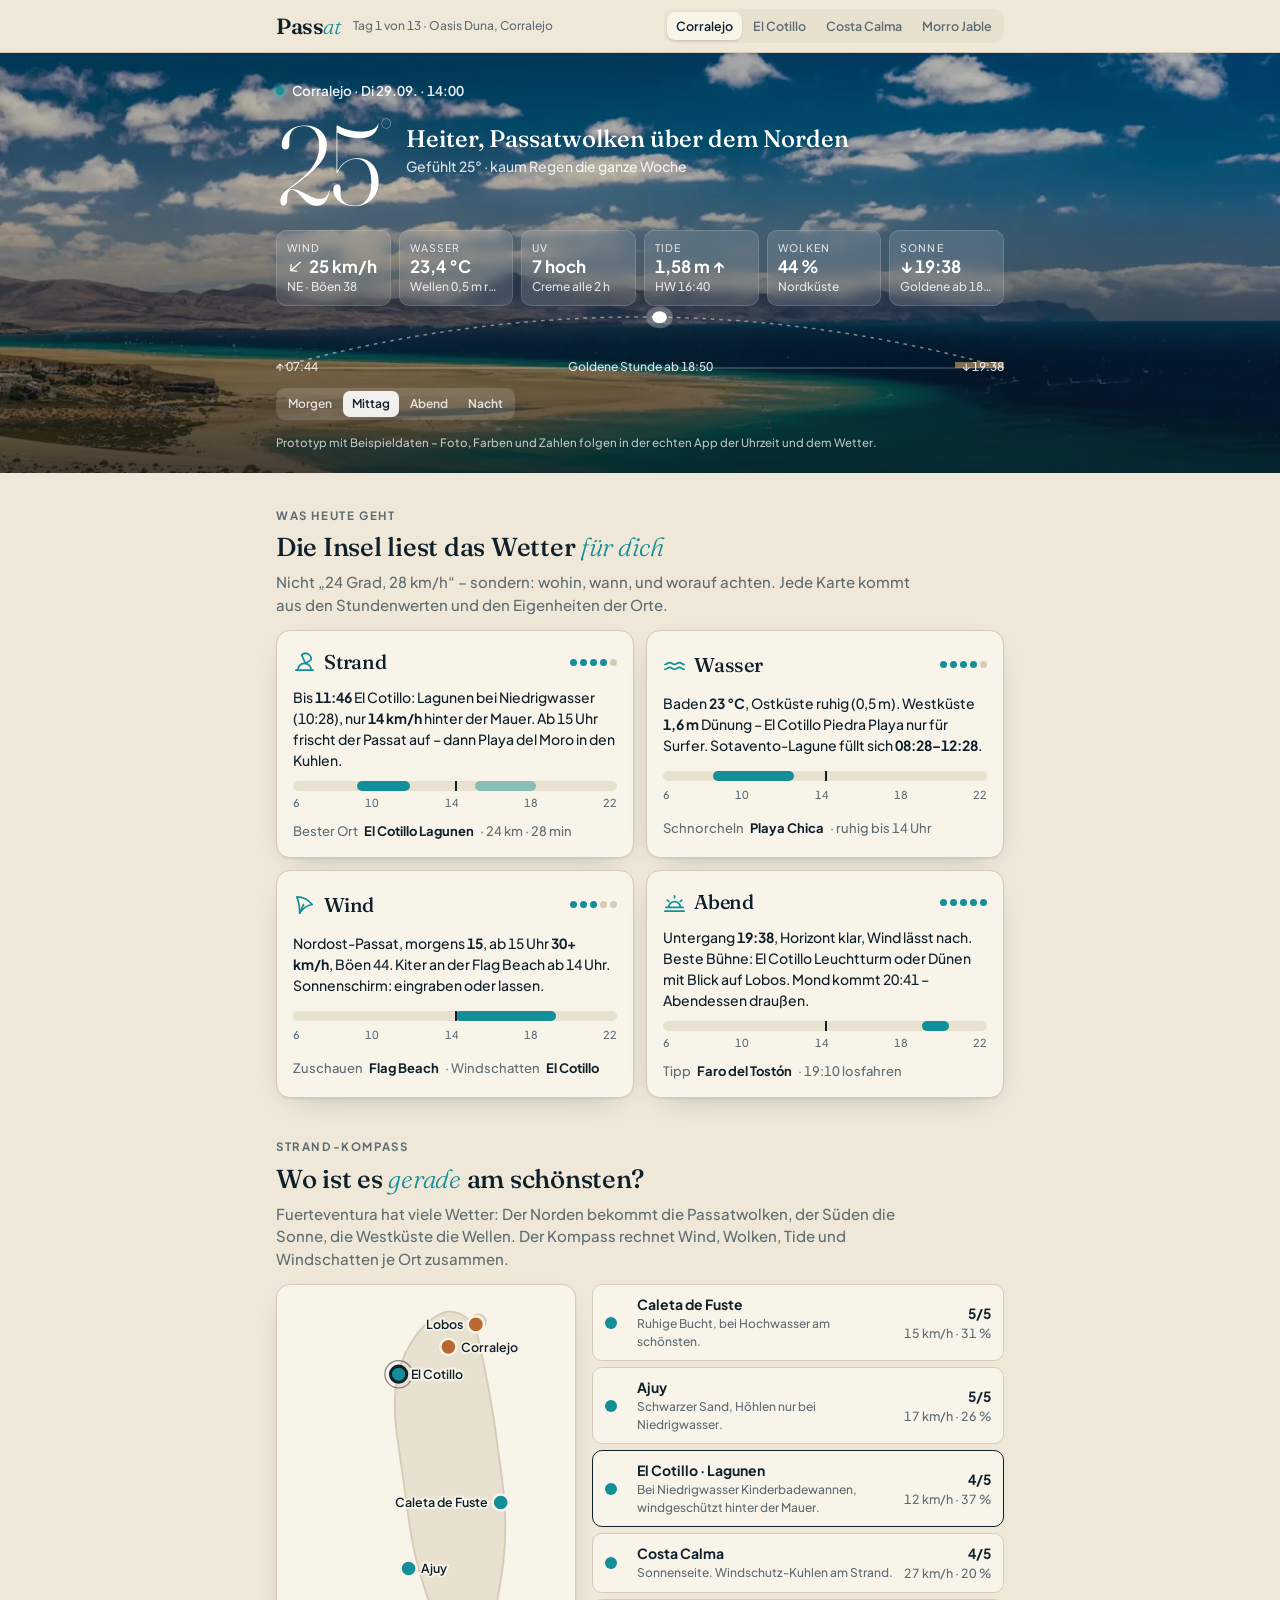
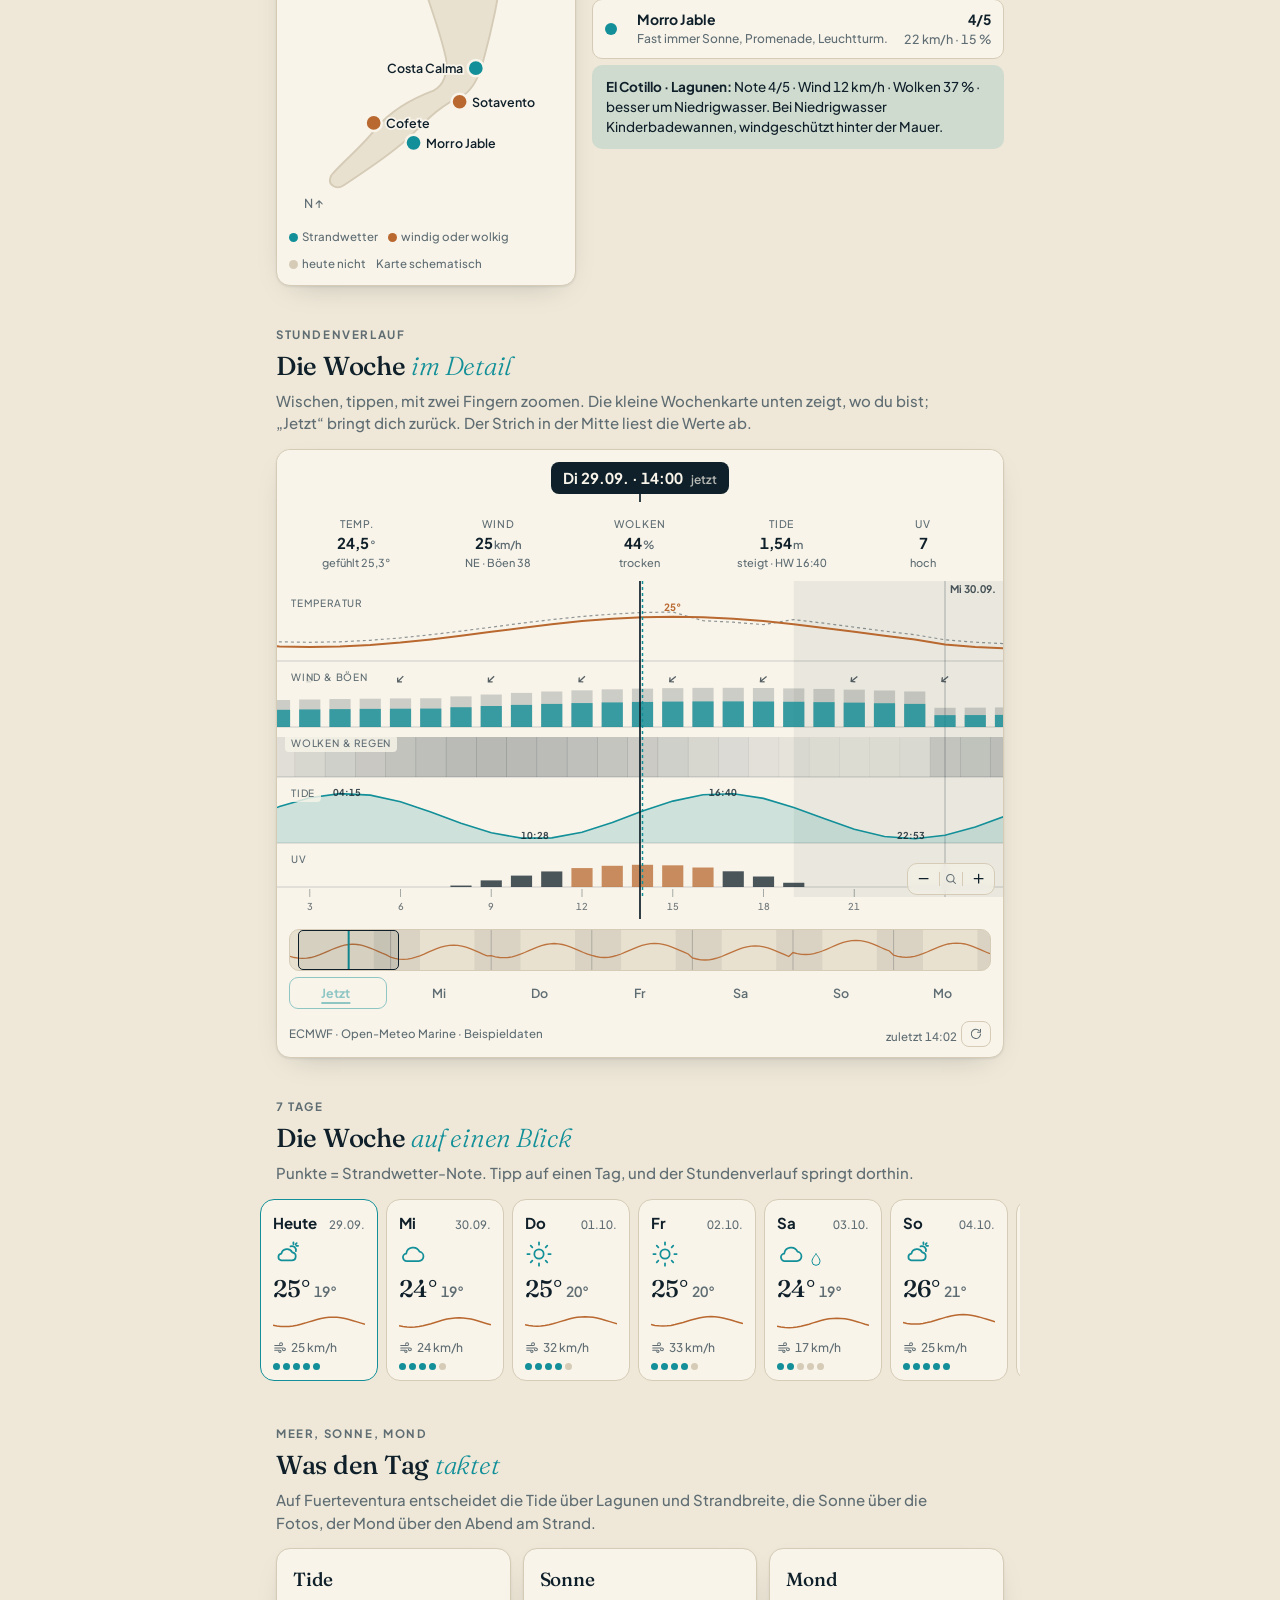
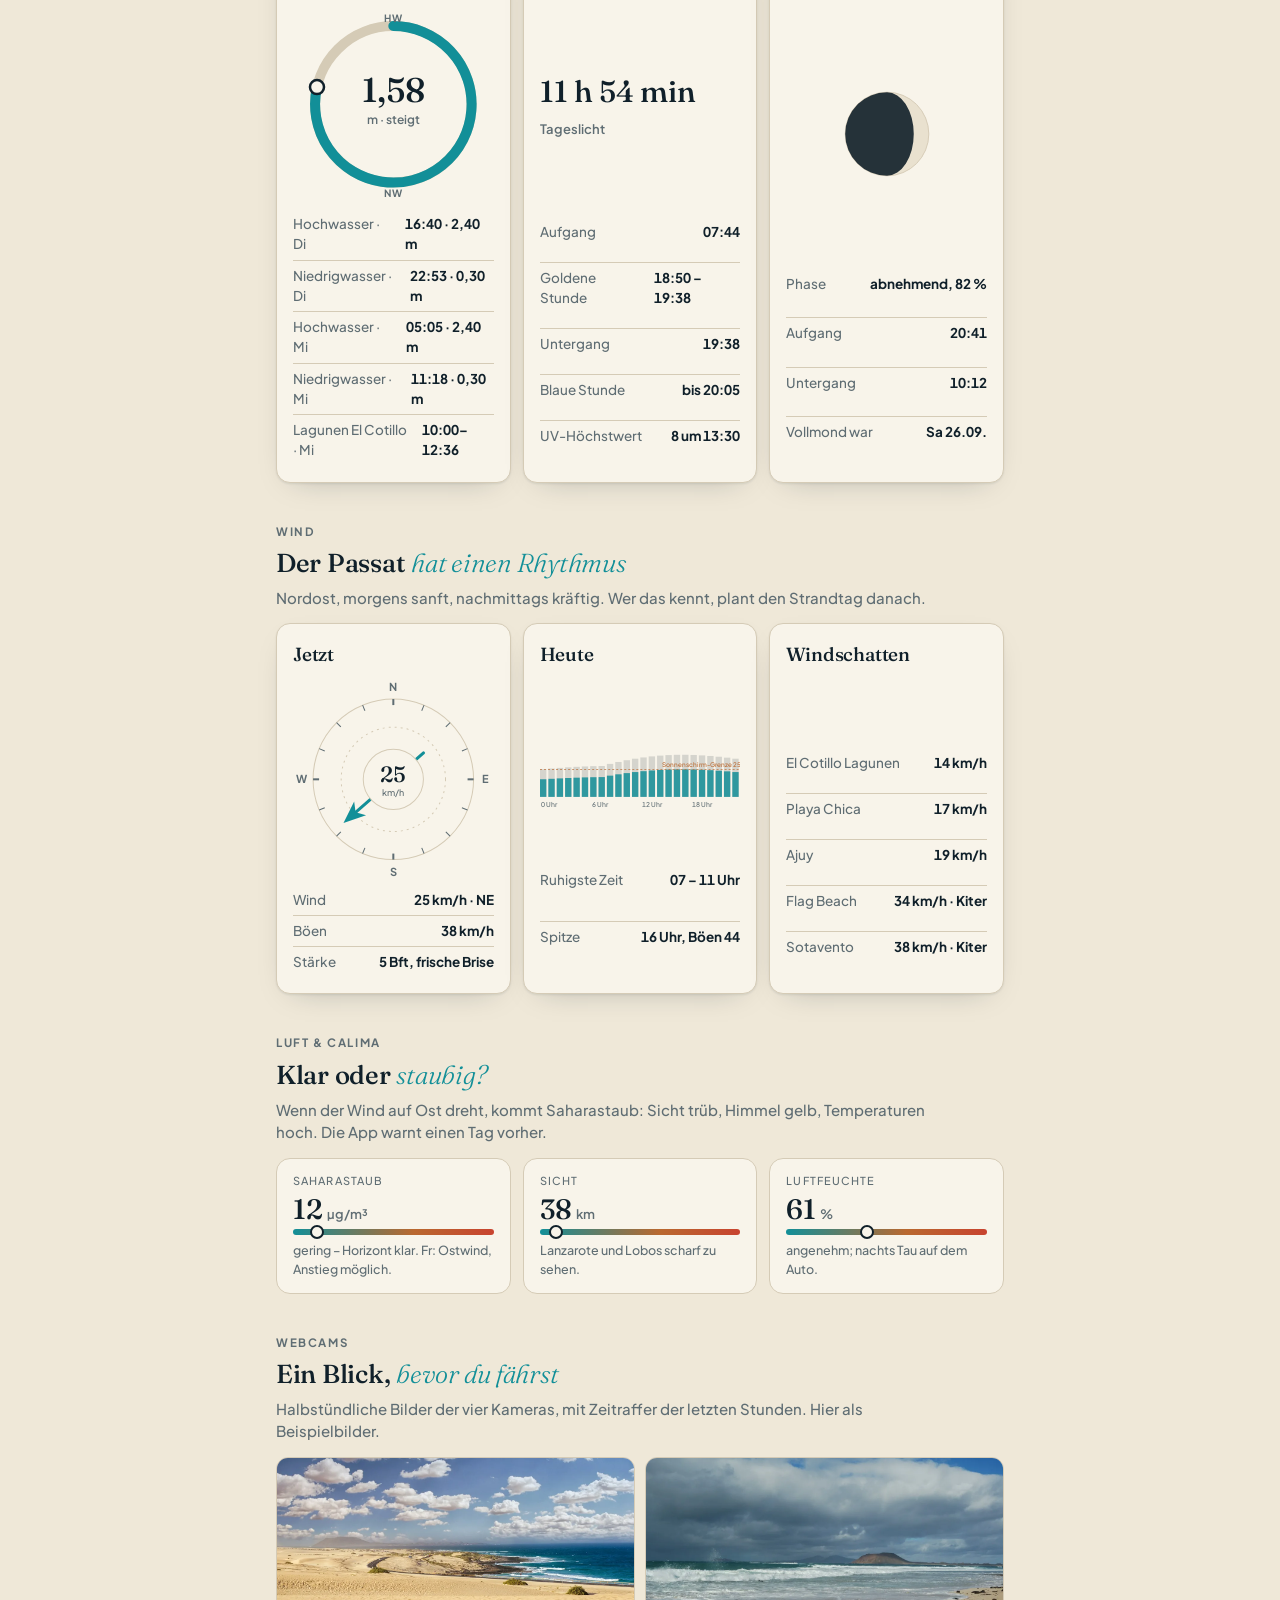
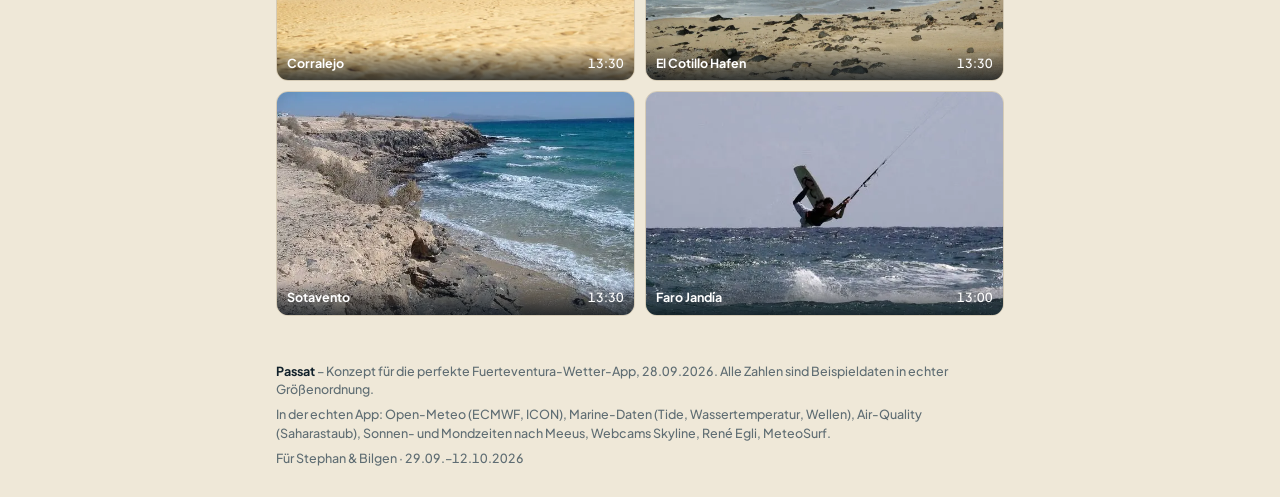
<file: Wetter Tool/konzepte/passat.html>
<!doctype html>
<html lang="de">
<head>
<meta charset="utf-8">
<meta name="viewport" content="width=device-width, initial-scale=1, viewport-fit=cover">
<meta name="robots" content="noindex">
<title>Passat</title>
<link rel="preconnect" href="https://fonts.googleapis.com">
<link rel="stylesheet" href="https://fonts.googleapis.com/css2?family=Fraunces:ital,opsz,wght@0,9..144,300;0,9..144,500;0,9..144,600;1,9..144,300;1,9..144,500&family=Plus+Jakarta+Sans:wght@500;600;700&display=swap">
<style>
  :root {
    --bg: #efe8d8;          /* Sand */
    --surface: #f8f4ea;
    --surface2: #e9e1cf;
    --border: #d5cbb6;
    --ink: #10202a;         /* Nachtmeer */
    --dim: #5f6d73;
    --accent: #128f98;      /* Türkis, auf Sand abgedunkelt */
    --accent-soft: rgba(18,143,152,.14);
    --warm: #b9682f;        /* Vulkan-Ocker */
    --warn: #c8432f;
    --shadow: 0 1px 2px rgba(16,32,42,.08), 0 10px 30px -18px rgba(16,32,42,.35);
    --display: "Fraunces", Georgia, "Times New Roman", serif;
    --sans: "Plus Jakarta Sans", ui-sans-serif, system-ui, sans-serif;
    --r: 14px;
  }
  @media (prefers-color-scheme: dark) {
    :root:not([data-theme="light"]) {
      color-scheme: dark;
      --bg: #0b1620; --surface: #122029; --surface2: #182a35; --border: #263a46;
      --ink: #ecf1f2; --dim: #97a9b0; --accent: #3fd0d8; --accent-soft: rgba(63,208,216,.16); --warm: #e0955e; --warn: #f0705d;
      --shadow: 0 1px 2px rgba(0,0,0,.3), 0 12px 30px -18px rgba(0,0,0,.7);
    }
  }
  :root[data-theme="dark"] {
    color-scheme: dark;
    --bg: #0b1620; --surface: #122029; --surface2: #182a35; --border: #263a46;
    --ink: #ecf1f2; --dim: #97a9b0; --accent: #3fd0d8; --accent-soft: rgba(63,208,216,.16); --warm: #e0955e; --warn: #f0705d;
    --shadow: 0 1px 2px rgba(0,0,0,.3), 0 12px 30px -18px rgba(0,0,0,.7);
  }
  * { box-sizing: border-box; }
  body { margin: 0; background: var(--bg); color: var(--ink); font: 500 15px/1.5 var(--sans); font-variant-numeric: tabular-nums; }
  button { font: inherit; color: inherit; cursor: pointer; -webkit-tap-highlight-color: transparent; }
  button:focus-visible { outline: 2px solid var(--accent); outline-offset: 2px; }
  h1, h2, h3 { font-family: var(--display); font-weight: 500; letter-spacing: -.01em; text-wrap: balance; margin: 0; }
  svg.i { width: 1.15em; height: 1.15em; fill: none; stroke: currentColor; stroke-width: 1.8; stroke-linecap: round; stroke-linejoin: round; vertical-align: -.2em; flex: none; }
  .eyebrow { font-size: 11.5px; letter-spacing: .14em; text-transform: uppercase; color: var(--dim); font-weight: 700; }
  .wrap { max-width: 760px; margin: 0 auto; padding-inline: 16px; }
  section.block { padding-block: 34px 6px; display: grid; gap: 14px; }
  section.block > * { min-width: 0; }   /* Raster-Kinder dürfen nicht mit ihrem Inhalt wachsen (Scroll-Bereiche!) */
  .mg-chart { min-width: 0; overflow: hidden; }
  .mg-scroll { width: 100%; }
  section.block > header { display: grid; gap: 4px; }
  section.block h2 { font-size: 26px; }
  section.block h2 em { font-style: italic; font-weight: 300; color: var(--accent); }
  section.block > header p { margin: 0; color: var(--dim); max-width: 60ch; }

  /* ---- Kopfleiste ---- */
  .top { position: sticky; top: env(safe-area-inset-top, 0px); z-index: 20; background: color-mix(in srgb, var(--bg) 82%, transparent); backdrop-filter: blur(10px); border-bottom: 1px solid var(--border); }
  .top .wrap { display: flex; align-items: center; gap: 12px; min-height: 52px; }
  .marke { font-family: var(--display); font-size: 22px; font-weight: 600; letter-spacing: -.02em; }
  .marke i { font-style: italic; font-weight: 300; color: var(--accent); }
  .reise { font-size: 12px; color: var(--dim); white-space: nowrap; overflow: hidden; text-overflow: ellipsis; }
  .orte { margin-left: auto; display: inline-flex; gap: 2px; padding: 3px; background: var(--surface2); border-radius: 10px; }
  .orte button { border: 0; background: transparent; padding: 5px 9px; border-radius: 8px; font-size: 12.5px; font-weight: 600; color: var(--dim); white-space: nowrap; }
  .orte button.is-on { background: var(--surface); color: var(--ink); box-shadow: 0 1px 2px rgba(0,0,0,.15); }
  @media (max-width: 560px) { .reise { display: none; } .orte button { padding: 5px 7px; font-size: 12px; } }

  /* ---- Held: Jetzt ---- */
  .held { position: relative; min-height: 420px; color: #fff; overflow: hidden; background: #123; }
  .held img { position: absolute; inset: 0; width: 100%; height: 100%; object-fit: cover; transition: opacity .6s; }
  .held img.hinten { opacity: 0; }
  .held .schleier { position: absolute; inset: 0; background: linear-gradient(180deg, rgba(8,16,24,.15) 0%, rgba(8,16,24,.05) 35%, rgba(8,16,24,.72) 100%); }
  .held .wrap { position: relative; display: grid; gap: 14px; padding-block: 26px 22px; min-height: 420px; align-content: end; }
  .held .ort { font-size: 13.5px; font-weight: 600; opacity: .92; display: flex; align-items: center; gap: 8px; }
  .held .ort .punkt { width: 8px; height: 8px; border-radius: 50%; background: var(--accent); box-shadow: 0 0 0 4px rgba(63,208,216,.25); }
  .grad { display: flex; align-items: flex-start; gap: 18px; flex-wrap: wrap; }
  .grad .zahl { font-family: var(--display); font-weight: 300; font-size: 112px; line-height: .9; letter-spacing: -.04em; font-variation-settings: "opsz" 144; }
  .grad .zahl sup { font-size: 40px; vertical-align: top; margin-left: 2px; font-weight: 300; }
  .grad .lage { display: grid; gap: 4px; padding-top: 10px; }
  .grad .lage b { font-family: var(--display); font-size: 24px; font-weight: 500; line-height: 1.15; }
  .grad .lage span { font-size: 14px; opacity: .85; }
  .fakten { display: grid; grid-template-columns: repeat(6, minmax(0, 1fr)); gap: 8px; }
  @media (max-width: 640px) { .fakten { grid-template-columns: repeat(3, minmax(0, 1fr)); } }
  .fakt { display: grid; gap: 1px; padding: 9px 10px; border-radius: 10px; background: rgba(255,255,255,.12); backdrop-filter: blur(6px); border: 1px solid rgba(255,255,255,.14); min-width: 0; }
  .fakt small { font-size: 10.5px; letter-spacing: .1em; text-transform: uppercase; opacity: .8; }
  .fakt b { font-size: 17px; font-weight: 700; line-height: 1.2; white-space: nowrap; display: flex; align-items: center; gap: 5px; }
  .fakt b .i { width: 1em; height: 1em; }
  .fakt span { font-size: 12px; opacity: .8; white-space: nowrap; overflow: hidden; text-overflow: ellipsis; }
  .sonnenbogen { position: relative; height: 54px; }
  .sonnenbogen svg { width: 100%; height: 100%; display: block; overflow: visible; }
  .sonnenbogen .zeiten { position: absolute; left: 0; right: 0; bottom: -2px; display: flex; justify-content: space-between; font-size: 12px; opacity: .85; }
  .tageszeit { display: inline-flex; gap: 2px; padding: 3px; background: rgba(255,255,255,.14); border-radius: 9px; justify-self: start; }
  .tageszeit button { border: 0; background: transparent; padding: 4px 9px; border-radius: 7px; font-size: 12px; font-weight: 600; color: #fff; opacity: .8; }
  .tageszeit button.is-on { background: rgba(255,255,255,.9); color: #10202a; opacity: 1; }
  .held .hinweis { font-size: 11.5px; opacity: .7; }

  /* ---- Was heute geht ---- */
  .karten { display: grid; grid-template-columns: repeat(2, minmax(0, 1fr)); gap: 12px; }
  @media (max-width: 560px) { .karten { grid-template-columns: minmax(0, 1fr); } }
  .karte { display: grid; gap: 10px; padding: 16px; border-radius: var(--r); background: var(--surface); border: 1px solid var(--border); box-shadow: var(--shadow); }
  .karte .kk { display: flex; align-items: center; justify-content: space-between; gap: 10px; }
  .karte h3 { font-size: 20px; display: flex; align-items: center; gap: 8px; }
  .karte h3 .i { color: var(--accent); }
  .note { display: inline-flex; gap: 3px; }
  .note i { width: 7px; height: 7px; border-radius: 50%; background: var(--border); }
  .note i.an { background: var(--accent); }
  .karte p { margin: 0; font-size: 14px; color: var(--ink); }
  .karte p b { font-weight: 700; }
  .fenster { display: grid; gap: 4px; }
  .fenster .leiste { position: relative; height: 10px; border-radius: 5px; background: var(--surface2); overflow: hidden; }
  .fenster .leiste i { position: absolute; top: 0; bottom: 0; background: var(--accent); border-radius: 5px; }
  .fenster .leiste i.mittel { background: color-mix(in srgb, var(--accent) 45%, var(--surface2)); }
  .fenster .leiste .jetzt { position: absolute; top: -2px; bottom: -2px; width: 2px; background: var(--ink); }
  .fenster small { display: flex; justify-content: space-between; font-size: 11px; color: var(--dim); }
  .karte .wo { font-size: 13px; color: var(--dim); display: flex; gap: 6px; align-items: center; }
  .karte .wo b { color: var(--ink); }

  /* ---- Strand-Kompass ---- */
  .kompass { display: grid; grid-template-columns: minmax(0, 300px) minmax(0, 1fr); gap: 16px; align-items: start; }
  @media (max-width: 560px) { .kompass { grid-template-columns: minmax(0, 1fr); } }
  .insel { position: relative; padding: 12px; border-radius: var(--r); background: var(--surface); border: 1px solid var(--border); box-shadow: var(--shadow); }
  .insel svg { width: 100%; height: auto; display: block; }
  .insel .land { fill: var(--surface2); stroke: var(--border); stroke-width: 1.5; }
  .insel .spot { cursor: pointer; }
  .insel .spot circle.p { stroke: var(--surface); stroke-width: 2; }
  .insel .spot text { font: 600 10px var(--sans); fill: var(--ink); paint-order: stroke; stroke: var(--surface); stroke-width: 3px; }
  .insel .spot.is-on circle.p { stroke: var(--ink); stroke-width: 2.5; }
  .insel .spot.is-on circle.ring { display: block; }
  .insel .spot circle.ring { display: none; fill: none; stroke: var(--ink); stroke-width: 1; opacity: .5; }
  .insel .legende { display: flex; gap: 10px; flex-wrap: wrap; margin-top: 8px; font-size: 11.5px; color: var(--dim); }
  .insel .legende i { display: inline-block; width: 9px; height: 9px; border-radius: 50%; margin-right: 4px; vertical-align: -1px; }
  .spotliste { display: grid; gap: 6px; }
  .spotzeile { display: grid; grid-template-columns: 22px 1fr auto; align-items: center; gap: 10px; padding: 9px 12px; border-radius: 10px; background: var(--surface); border: 1px solid var(--border); text-align: left; }
  .spotzeile.is-on { border-color: var(--ink); }
  .spotzeile .n { display: grid; }
  .spotzeile .n b { font-weight: 700; font-size: 14px; }
  .spotzeile .n span { font-size: 12px; color: var(--dim); }
  .spotzeile .w { font-size: 12.5px; color: var(--dim); text-align: right; white-space: nowrap; }
  .spotzeile .w b { color: var(--ink); font-size: 14px; }
  .spotzeile .punkt { width: 12px; height: 12px; border-radius: 50%; }
  .spotdetail { padding: 12px 14px; border-radius: 10px; background: var(--accent-soft); font-size: 13.5px; }
  .spotdetail b { font-weight: 700; }

  /* ---- Stundenverlauf ---- */
  .mg { --bh: 40px; position: relative; border-radius: var(--r); background: var(--surface); border: 1px solid var(--border); box-shadow: var(--shadow); }
  .mg-fahne { position: sticky; top: calc(52px + env(safe-area-inset-top, 0px)); z-index: 6; display: grid; justify-items: center; padding: 12px 12px 8px; background: var(--surface); border-radius: var(--r) var(--r) 0 0; }
  .mg-zeit { display: inline-flex; align-items: baseline; gap: 8px; padding: 5px 12px; border-radius: 8px; background: var(--ink); color: var(--surface); font-weight: 700; font-size: 15px; }
  .mg-zeit small { font-weight: 600; font-size: 12px; opacity: .72; }
  .mg-fahne::after { content: ""; width: 2px; height: 8px; background: var(--ink); opacity: .85; }
  .mg-werte { position: relative; padding: 0 12px; display: grid; grid-template-columns: repeat(5, minmax(0, 1fr)); gap: 6px; }
  .mg-wert { display: grid; gap: 0; padding: 6px 4px; text-align: center; min-width: 0; }
  .mg-wert small { font-size: 10.5px; letter-spacing: .08em; text-transform: uppercase; color: var(--dim); white-space: nowrap; overflow: hidden; text-overflow: ellipsis; }
  .mg-wert b { font-size: 15px; font-weight: 700; white-space: nowrap; }
  .mg-wert b i { font-style: normal; font-size: .75em; color: var(--dim); font-weight: 600; margin-left: 1px; }
  .mg-wert span { font-size: 11px; color: var(--dim); white-space: nowrap; overflow: hidden; text-overflow: ellipsis; }
  .mg-chart { position: relative; margin-top: 4px; }
  .mg-scroll { overflow-x: auto; overflow-y: hidden; touch-action: pan-x; scrollbar-width: none; }
  .mg-scroll::-webkit-scrollbar { display: none; }
  .mg-scroll svg { display: block; }
  .mg-mittel { position: absolute; left: 50%; top: 0; bottom: 0; width: 2px; margin-left: -1px; background: var(--ink); opacity: .85; pointer-events: none; }
  .mg-zeilenname { position: absolute; left: 8px; padding: 1px 6px; border-radius: 4px; background: color-mix(in srgb, var(--surface) 82%, transparent); font-size: 10px; letter-spacing: .08em; text-transform: uppercase; color: var(--dim); pointer-events: none; }
  .mg-randpfeil { position: absolute; top: 45%; transform: translateY(-50%); display: none; align-items: center; gap: 2px; padding: 7px 7px; border: 1px solid var(--border); background: color-mix(in srgb, var(--surface) 70%, transparent); backdrop-filter: blur(4px); font-size: 12px; font-weight: 600; color: var(--accent); }
  .mg-randpfeil.links { left: 0; border-left: 0; border-radius: 0 10px 10px 0; }
  .mg-randpfeil.rechts { right: 0; border-right: 0; border-radius: 10px 0 0 10px; }
  .mg-randpfeil.is-da { display: inline-flex; }
  .mg-ecke { position: absolute; right: 8px; bottom: 24px; display: inline-flex; align-items: center; border: 1px solid var(--border); border-radius: 10px; background: color-mix(in srgb, var(--surface) 50%, transparent); backdrop-filter: blur(3px); overflow: hidden; }
  .mg-ecke button { min-height: 30px; min-width: 30px; padding: 0 7px; border: 0; background: transparent; display: inline-flex; align-items: center; justify-content: center; }
  .mg-ecke button:disabled { opacity: .35; }
  .mg-ecke .lupe { display: inline-flex; align-items: center; padding: 0 4px; color: var(--dim); font-size: 12px; border-left: 1px solid var(--border); border-right: 1px solid var(--border); }
  .mg-zoomhinweis { position: absolute; left: 50%; top: 45%; transform: translate(-50%, -50%); padding: 6px 12px; border-radius: 8px; background: var(--ink); color: var(--surface); font: 600 13px/1 var(--sans); opacity: 0; pointer-events: none; transition: opacity .25s; }
  .mg-zoomhinweis.is-da { opacity: .92; }
  .mg-nav { padding: 10px 12px 12px; display: grid; gap: 6px; }
  .mg-karte { position: relative; height: 42px; border: 1px solid var(--border); border-radius: 10px; overflow: hidden; background: var(--surface2); touch-action: none; cursor: grab; user-select: none; -webkit-user-select: none; }
  .mg-karte:active { cursor: grabbing; }
  .mg-karte svg { display: block; width: 100%; height: 100%; }
  .mg-fenster { position: absolute; top: 0; bottom: 0; border: 1.5px solid var(--ink); border-radius: 5px; background: color-mix(in srgb, var(--ink) 9%, transparent); pointer-events: none; }
  .mg-tage { display: grid; grid-template-columns: repeat(7, minmax(0, 1fr)); gap: 3px; }
  .mg-tage button { min-height: 32px; min-width: 0; padding: 0 2px; border: 1px solid transparent; border-radius: 9px; background: transparent; color: var(--dim); font-size: 12.5px; font-weight: 600; display: inline-flex; align-items: center; justify-content: center; gap: 4px; }
  .mg-tage button.is-hier { color: var(--ink); font-weight: 700; text-decoration: underline; text-underline-offset: 4px; text-decoration-thickness: 2px; }
  .mg-tage button.b-jetzt { border-color: var(--accent); color: var(--accent); }
  .mg-tage button.b-jetzt:disabled { opacity: .45; }
  .mg-tage button .rel { font-size: 10.5px; opacity: .8; }
  .mg-foot { display: flex; justify-content: space-between; align-items: center; gap: 10px; padding: 0 12px 10px; font-size: 11.5px; color: var(--dim); }
  .mg-foot button { border: 1px solid var(--border); background: transparent; border-radius: 8px; min-height: 26px; padding: 0 7px; display: inline-flex; align-items: center; gap: 4px; font-size: 12px; }
  @media (prefers-reduced-motion: reduce) { .mg-zoomhinweis { transition: none; } .held img { transition: none; } }

  /* ---- 7 Tage ---- */
  .woche { display: grid; grid-auto-flow: column; grid-auto-columns: minmax(118px, 1fr); gap: 8px; overflow-x: auto; scrollbar-width: none; padding-bottom: 4px; margin-inline: -16px; padding-inline: 16px; scroll-snap-type: x proximity; }
  .woche::-webkit-scrollbar { display: none; }
  .tag { display: grid; gap: 6px; padding: 12px 12px 10px; border-radius: var(--r); background: var(--surface); border: 1px solid var(--border); text-align: left; scroll-snap-align: start; min-width: 0; }
  .tag.is-heute { border-color: var(--accent); }
  .tag .tn { display: flex; justify-content: space-between; align-items: baseline; }
  .tag .tn b { font-weight: 700; }
  .tag .tn span { font-size: 11.5px; color: var(--dim); }
  .tag .ti { color: var(--accent); }
  .tag .ti .i { width: 28px; height: 28px; stroke-width: 1.5; }
  .tag .tt { font-family: var(--display); font-size: 24px; font-weight: 500; line-height: 1; }
  .tag .tt small { font-size: 14px; color: var(--dim); font-family: var(--sans); font-weight: 600; margin-left: 4px; }
  .tag .tw { font-size: 12px; color: var(--dim); display: flex; align-items: center; gap: 4px; }
  .tag svg.spark { width: 100%; height: 26px; display: block; color: var(--ink); }

  /* ---- Tide, Sonne, Mond ---- */
  .drei { display: grid; grid-template-columns: repeat(3, minmax(0, 1fr)); gap: 12px; }
  @media (max-width: 640px) { .drei { grid-template-columns: minmax(0, 1fr); } }
  .kachel { display: grid; gap: 10px; padding: 16px; border-radius: var(--r); background: var(--surface); border: 1px solid var(--border); box-shadow: var(--shadow); }
  .kachel h3 { font-size: 19px; }
  .kachel .gross { font-family: var(--display); font-size: 30px; font-weight: 500; line-height: 1.05; }
  .kachel .gross small { font-family: var(--sans); font-size: 13px; color: var(--dim); font-weight: 600; }
  .kachel ul { margin: 0; padding: 0; list-style: none; display: grid; gap: 5px; font-size: 13.5px; }
  .kachel li { display: flex; justify-content: space-between; gap: 10px; padding-bottom: 5px; border-bottom: 1px solid var(--border); }
  .kachel li:last-child { border-bottom: 0; }
  .kachel li span:first-child { color: var(--dim); }
  .kachel li b { font-weight: 700; }
  .kachel svg.figur { width: 100%; height: auto; display: block; }
  .tideuhr { justify-self: center; width: min(100%, 190px); }
  .rose { justify-self: center; width: min(100%, 190px); }

  /* ---- Luft ---- */
  .luft { display: grid; grid-template-columns: repeat(3, minmax(0, 1fr)); gap: 12px; }
  @media (max-width: 560px) { .luft { grid-template-columns: minmax(0, 1fr); } }
  .messer { display: grid; gap: 6px; padding: 14px 16px; border-radius: var(--r); background: var(--surface); border: 1px solid var(--border); }
  .messer small { font-size: 11px; letter-spacing: .1em; text-transform: uppercase; color: var(--dim); }
  .messer b { font-family: var(--display); font-size: 28px; font-weight: 500; line-height: 1; }
  .messer b i { font-family: var(--sans); font-style: normal; font-size: 13px; color: var(--dim); font-weight: 600; margin-left: 4px; }
  .messer .balken { height: 6px; border-radius: 3px; background: linear-gradient(90deg, var(--accent), var(--warm) 60%, var(--warn)); position: relative; }
  .messer .balken i { position: absolute; top: -4px; width: 14px; height: 14px; border-radius: 50%; background: var(--surface); border: 2.5px solid var(--ink); margin-left: -7px; }
  .messer span { font-size: 12.5px; color: var(--dim); }

  /* ---- Webcams ---- */
  .cams { display: grid; grid-template-columns: repeat(2, minmax(0, 1fr)); gap: 10px; }
  .cam { position: relative; aspect-ratio: 16 / 10; border-radius: 12px; overflow: hidden; background: var(--surface2); border: 1px solid var(--border); max-width: 100%; }
  .cam img { width: 100%; height: 100%; object-fit: cover; display: block; }
  .cam .bz { position: absolute; left: 0; right: 0; bottom: 0; padding: 8px 10px; background: linear-gradient(0deg, rgba(8,16,24,.75), transparent); color: #fff; font-size: 12.5px; display: flex; justify-content: space-between; }
  .cam .bz b { font-weight: 700; }

  footer.fuss { padding-block: 40px 30px; color: var(--dim); font-size: 12.5px; display: grid; gap: 6px; }
  footer.fuss b { color: var(--ink); }
</style>
</head>
<body>


<svg width="0" height="0" style="position:absolute" aria-hidden="true">
  <defs>
    <symbol id="i-sonne" viewBox="0 0 24 24"><circle cx="12" cy="12" r="4"/><path d="M12 2v2M12 20v2M2 12h2M20 12h2M4.9 4.9l1.4 1.4M17.7 17.7l1.4 1.4M4.9 19.1l1.4-1.4M17.7 6.3l1.4-1.4"/></symbol>
    <symbol id="i-wolkesonne" viewBox="0 0 24 24"><path d="M7 17.5h9a3.5 3.5 0 0 0 .5-6.96A5 5 0 0 0 7.2 11.6 3 3 0 0 0 7 17.5z"/><path d="M15 5.5a3.5 3.5 0 0 1 4.6 4.1M17.5 2v1.5M21.5 5h-1.5M20.3 2.7l-1 1"/></symbol>
    <symbol id="i-wolke" viewBox="0 0 24 24"><path d="M7 18h10a4 4 0 0 0 .6-7.95A6 6 0 0 0 6.2 11.6 3.2 3.2 0 0 0 7 18z"/></symbol>
    <symbol id="i-wind" viewBox="0 0 24 24"><path d="M3 8h11a2.5 2.5 0 1 0-2.5-2.5M3 12h16a2.5 2.5 0 1 1-2.5 2.5M3 16h9a2 2 0 1 1-2 2"/></symbol>
    <symbol id="i-welle" viewBox="0 0 24 24"><path d="M2 12c2.5 0 2.5-2 5-2s2.5 2 5 2 2.5-2 5-2 2.5 2 5 2M2 17c2.5 0 2.5-2 5-2s2.5 2 5 2 2.5-2 5-2 2.5 2 5 2"/></symbol>
    <symbol id="i-tropfen" viewBox="0 0 24 24"><path d="M12 3s6 6.5 6 11a6 6 0 0 1-12 0c0-4.5 6-11 6-11z"/></symbol>
    <symbol id="i-pfeil" viewBox="0 0 24 24"><path d="M12 3v18M6 9l6-6 6 6"/></symbol>
    <symbol id="i-mond" viewBox="0 0 24 24"><path d="M20 14.5A8 8 0 0 1 9.5 4a8 8 0 1 0 10.5 10.5z"/></symbol>
    <symbol id="i-strand" viewBox="0 0 24 24"><path d="M3 20h18M5 20c0-4 3-7 7-7s7 3 7 7"/><path d="M13 13 9 4a6 6 0 0 1 10 5l-6 4z"/></symbol>
    <symbol id="i-kite" viewBox="0 0 24 24"><path d="M4 4c6 0 12 3 16 8-5 1-10 4-13 9C7 15 6 9 4 4z"/><path d="M7 21l4-9"/></symbol>
    <symbol id="i-abend" viewBox="0 0 24 24"><path d="M3 17h18M6 17a6 6 0 0 1 12 0"/><path d="M12 5v2M4.5 9.5l1.4 1.4M19.5 9.5l-1.4 1.4M2 21h20"/></symbol>
    <symbol id="i-frisch" viewBox="0 0 24 24"><path d="M20 12a8 8 0 1 1-2.35-5.65"/><path d="M20 4v5h-5"/></symbol>
    <symbol id="i-menu" viewBox="0 0 24 24"><path d="M4 7h16M4 12h16M4 17h16"/></symbol>
    <symbol id="i-chevl" viewBox="0 0 24 24"><path d="M14.5 6l-6 6 6 6"/></symbol>
    <symbol id="i-chevr" viewBox="0 0 24 24"><path d="M9.5 6l6 6-6 6"/></symbol>
    <symbol id="i-lupe" viewBox="0 0 24 24"><circle cx="11" cy="11" r="6.5"/><path d="M20 20l-4.3-4.3"/></symbol>
    <symbol id="i-plus" viewBox="0 0 24 24"><path d="M12 6v12M6 12h12"/></symbol>
    <symbol id="i-minus" viewBox="0 0 24 24"><path d="M6 12h12"/></symbol>
    <symbol id="i-ziel" viewBox="0 0 24 24"><circle cx="12" cy="12" r="7"/><circle cx="12" cy="12" r="1.8" fill="currentColor" stroke="none"/></symbol>
    <symbol id="i-uv" viewBox="0 0 24 24"><circle cx="12" cy="12" r="3.5"/><path d="M12 2v3M12 19v3M2 12h3M19 12h3M5 5l2 2M17 17l2 2M5 19l2-2M17 7l2-2"/></symbol>
    <symbol id="i-thermo" viewBox="0 0 24 24"><path d="M10 14.5V5a2 2 0 1 1 4 0v9.5a3.5 3.5 0 1 1-4 0z"/></symbol>
    <symbol id="i-wander" viewBox="0 0 24 24"><path d="M13 4a1.5 1.5 0 1 0 0-3 1.5 1.5 0 0 0 0 3zM8 22l3-8 3 3v5M9 12l2-4 3 1 3 3M18 7v15"/></symbol>
  </defs>
</svg>

<header class="top">
  <div class="wrap">
    <div class="marke">Pass<i>at</i></div>
    <div class="reise" id="reise">Tag 1 von 13 · Oasis Duna, Corralejo</div>
    <div class="orte" id="orte" role="tablist" aria-label="Ort"></div>
  </div>
</header>

<section class="held" id="held" aria-label="Jetzt">
  <img id="heldbild" src="../../images/strand-tuerkis.webp" alt="" class="vorn">
  <img id="heldbild2" src="../../images/wx-abend.webp" alt="" class="hinten">
  <div class="schleier"></div>
  <div class="wrap">
    <div class="ort"><span class="punkt"></span><span id="heldort">Corralejo · Di 29.09. · 14:00</span></div>
    <div class="grad">
      <div class="zahl"><span id="heldtemp">24</span><sup>°</sup></div>
      <div class="lage"><b id="heldlage">Heiter, Passatwolken über dem Norden</b><span id="heldsub">Gefühlt 25° · kaum Regen die ganze Woche</span></div>
    </div>
    <div class="fakten" id="fakten"></div>
    <div class="sonnenbogen"><svg id="bogen" viewBox="0 0 600 54" preserveAspectRatio="none"></svg><div class="zeiten"><span>↑ 07:44</span><span id="bogenmitte">Goldene Stunde ab 18:50</span><span>↓ 19:38</span></div></div>
    <div class="tageszeit" id="tageszeit" aria-label="Vorschau-Tageszeit">
      <button type="button" data-tz="morgen">Morgen</button><button type="button" data-tz="mittag" class="is-on">Mittag</button><button type="button" data-tz="abend">Abend</button><button type="button" data-tz="nacht">Nacht</button>
    </div>
    <div class="hinweis">Prototyp mit Beispieldaten – Foto, Farben und Zahlen folgen in der echten App der Uhrzeit und dem Wetter.</div>
  </div>
</section>

<div class="wrap">

  <section class="block" id="heute">
    <header><div class="eyebrow">Was heute geht</div><h2>Die Insel liest das Wetter <em>für dich</em></h2><p>Nicht „24 Grad, 28 km/h“ – sondern: wohin, wann, und worauf achten. Jede Karte kommt aus den Stundenwerten und den Eigenheiten der Orte.</p></header>
    <div class="karten" id="karten"></div>
  </section>

  <section class="block" id="kompass">
    <header><div class="eyebrow">Strand-Kompass</div><h2>Wo ist es <em>gerade</em> am schönsten?</h2><p>Fuerteventura hat viele Wetter: Der Norden bekommt die Passatwolken, der Süden die Sonne, die Westküste die Wellen. Der Kompass rechnet Wind, Wolken, Tide und Windschatten je Ort zusammen.</p></header>
    <div class="kompass">
      <div class="insel">
        <svg id="insel" viewBox="0 0 220 420" aria-label="Schematische Karte von Fuerteventura"></svg>
        <div class="legende"><span><i style="background:var(--accent)"></i>Strandwetter</span><span><i style="background:var(--warm)"></i>windig oder wolkig</span><span><i style="background:var(--border)"></i>heute nicht</span><span>Karte schematisch</span></div>
      </div>
      <div class="spotliste" id="spotliste"></div>
    </div>
  </section>

  <section class="block" id="stunden">
    <header><div class="eyebrow">Stundenverlauf</div><h2>Die Woche <em>im Detail</em></h2><p>Wischen, tippen, mit zwei Fingern zoomen. Die kleine Wochenkarte unten zeigt, wo du bist; „Jetzt“ bringt dich zurück. Der Strich in der Mitte liest die Werte ab.</p></header>
    <div class="mg" id="mg">
      <div class="mg-fahne"><span class="mg-zeit"><span id="mzeit">Di 29.09. · 14:00</span><small id="mrel">jetzt</small></span></div>
      <div class="mg-werte" id="mwerte"></div>
      <div class="mg-chart">
        <div class="mg-scroll" id="mscroll"><svg id="msvg" xmlns="http://www.w3.org/2000/svg" width="10" height="300"></svg></div>
        <div class="mg-mittel"></div>
        <div id="mnamen"></div>
        <button class="mg-randpfeil links" type="button" data-act="jetzt" aria-label="Zurück zu jetzt"><svg class="i"><use href="#i-chevl"/></svg><svg class="i"><use href="#i-ziel"/></svg></button>
        <button class="mg-randpfeil rechts" type="button" data-act="jetzt" aria-label="Zurück zu jetzt"><svg class="i"><use href="#i-ziel"/></svg><svg class="i"><use href="#i-chevr"/></svg></button>
        <div class="mg-ecke"><button type="button" data-act="zoomraus" aria-label="Mehr Tage zeigen"><svg class="i"><use href="#i-minus"/></svg></button><span class="lupe"><svg class="i"><use href="#i-lupe"/></svg></span><button type="button" data-act="zoomrein" aria-label="Genauer zeigen"><svg class="i"><use href="#i-plus"/></svg></button></div>
        <div class="mg-zoomhinweis" id="mzoomhinweis">1 Tag im Bild</div>
      </div>
      <div class="mg-nav">
        <div class="mg-karte" id="mkarte" aria-label="Wochenkarte: ziehen blättert"><svg id="mkartesvg" xmlns="http://www.w3.org/2000/svg" preserveAspectRatio="none"></svg><div class="mg-fenster" id="mfenster"></div></div>
        <div class="mg-tage" id="mtage"></div>
      </div>
      <div class="mg-foot"><span>ECMWF · Open-Meteo Marine · Beispieldaten</span><span>zuletzt 14:02 &nbsp;<button type="button" data-act="frisch" aria-label="Auffrischen"><svg class="i"><use href="#i-frisch"/></svg></button></span></div>
    </div>
  </section>

  <section class="block" id="woche">
    <header><div class="eyebrow">7 Tage</div><h2>Die Woche <em>auf einen Blick</em></h2><p>Punkte = Strandwetter-Note. Tipp auf einen Tag, und der Stundenverlauf springt dorthin.</p></header>
    <div class="woche" id="wochenkarten"></div>
  </section>

  <section class="block" id="meer">
    <header><div class="eyebrow">Meer, Sonne, Mond</div><h2>Was den Tag <em>taktet</em></h2><p>Auf Fuerteventura entscheidet die Tide über Lagunen und Strandbreite, die Sonne über die Fotos, der Mond über den Abend am Strand.</p></header>
    <div class="drei">
      <div class="kachel"><h3>Tide</h3><svg class="figur tideuhr" id="tideuhr" viewBox="0 0 200 200"></svg><ul id="tideliste"></ul></div>
      <div class="kachel"><h3>Sonne</h3><div class="gross">11 h 54 min <small>Tageslicht</small></div><ul><li><span>Aufgang</span><b>07:44</b></li><li><span>Goldene Stunde</span><b>18:50 – 19:38</b></li><li><span>Untergang</span><b>19:38</b></li><li><span>Blaue Stunde</span><b>bis 20:05</b></li><li><span>UV-Höchstwert</span><b>8 um 13:30</b></li></ul></div>
      <div class="kachel"><h3>Mond</h3><svg class="figur" id="mond" viewBox="0 0 200 120" style="max-width:190px;justify-self:center"></svg><ul><li><span>Phase</span><b>abnehmend, 82 %</b></li><li><span>Aufgang</span><b>20:41</b></li><li><span>Untergang</span><b>10:12</b></li><li><span>Vollmond war</span><b>Sa 26.09.</b></li></ul></div>
    </div>
  </section>

  <section class="block" id="wind">
    <header><div class="eyebrow">Wind</div><h2>Der Passat <em>hat einen Rhythmus</em></h2><p>Nordost, morgens sanft, nachmittags kräftig. Wer das kennt, plant den Strandtag danach.</p></header>
    <div class="drei">
      <div class="kachel"><h3>Jetzt</h3><svg class="figur rose" id="rose" viewBox="0 0 200 200"></svg><ul><li><span>Wind</span><b id="windw">28 km/h · NE</b></li><li><span>Böen</span><b id="windb">41 km/h</b></li><li><span>Stärke</span><b>5 Bft, frische Brise</b></li></ul></div>
      <div class="kachel"><h3>Heute</h3><svg class="figur" id="windtag" viewBox="0 0 300 120"></svg><ul><li><span>Ruhigste Zeit</span><b>07 – 11 Uhr</b></li><li><span>Spitze</span><b>16 Uhr, Böen 44</b></li></ul></div>
      <div class="kachel"><h3>Windschatten</h3><ul><li><span>El Cotillo Lagunen</span><b>14 km/h</b></li><li><span>Playa Chica</span><b>17 km/h</b></li><li><span>Ajuy</span><b>19 km/h</b></li><li><span>Flag Beach</span><b>34 km/h · Kiter</b></li><li><span>Sotavento</span><b>38 km/h · Kiter</b></li></ul></div>
    </div>
  </section>

  <section class="block" id="luft">
    <header><div class="eyebrow">Luft &amp; Calima</div><h2>Klar oder <em>staubig?</em></h2><p>Wenn der Wind auf Ost dreht, kommt Saharastaub: Sicht trüb, Himmel gelb, Temperaturen hoch. Die App warnt einen Tag vorher.</p></header>
    <div class="luft" id="luftkacheln"></div>
  </section>

  <section class="block" id="webcams">
    <header><div class="eyebrow">Webcams</div><h2>Ein Blick, <em>bevor du fährst</em></h2><p>Halbstündliche Bilder der vier Kameras, mit Zeitraffer der letzten Stunden. Hier als Beispielbilder.</p></header>
    <div class="cams">
      <div class="cam"><img src="../../images/duenen-corralejo-weit.webp" alt="Dünen von Corralejo"><div class="bz"><b>Corralejo</b><span>13:30</span></div></div>
      <div class="cam"><img src="../../images/lobos-vom-strand.webp" alt="Blick auf Lobos"><div class="bz"><b>El Cotillo Hafen</b><span>13:30</span></div></div>
      <div class="cam"><img src="../../images/playas-de-sotavento-risco-del-paso.webp" alt="Sotavento"><div class="bz"><b>Sotavento</b><span>13:30</span></div></div>
      <div class="cam"><img src="../../images/surfen-amp-kitesurfen-in-lajares-el-cotillo.webp" alt="Surfen bei Lajares"><div class="bz"><b>Faro Jandía</b><span>13:00</span></div></div>
    </div>
  </section>

  <footer class="fuss">
    <div><b>Passat</b> – Konzept für die perfekte Fuerteventura-Wetter-App, 28.09.2026. Alle Zahlen sind Beispieldaten in echter Größenordnung.</div>
    <div>In der echten App: Open-Meteo (ECMWF, ICON), Marine-Daten (Tide, Wassertemperatur, Wellen), Air-Quality (Saharastaub), Sonnen- und Mondzeiten nach Meeus, Webcams Skyline, René Egli, MeteoSurf.</div>
    <div>Für Stephan &amp; Bilgen · 29.09.–12.10.2026</div>
  </footer>
</div>

<script>
(function(){
  'use strict';
  // ---------- Beispieldaten: eine Woche stündlich ----------
  var N = 168, IDX_JETZT = 14;                        // Di 29.09. 00:00 + 14 h
  var TAGE = ['Di 29.09.', 'Mi 30.09.', 'Do 01.10.', 'Fr 02.10.', 'Sa 03.10.', 'So 04.10.', 'Mo 05.10.'];
  var TAGK = ['Di', 'Mi', 'Do', 'Fr', 'Sa', 'So', 'Mo'];
  var AUF = 7.73, UNTER = 19.63;
  var D = { temp: [], fuehl: [], wind: [], boe: [], dir: [], wolken: [], regen: [], tide: [], uv: [] };
  var TAGESLAGE = [ { w: 35, r: 0 }, { w: 55, r: 0 }, { w: 20, r: 0 }, { w: 15, r: 0 }, { w: 70, r: .4 }, { w: 40, r: 0 }, { w: 10, r: 0 } ];
  var TAGESWIND = [ 26, 22, 30, 34, 18, 24, 28 ];
  for (var i = 0; i < N; i++) {
    var d = Math.floor(i / 24), h = i % 24, L = TAGESLAGE[d];
    var tagesgang = Math.sin((h - 9) / 24 * 2 * Math.PI);
    var t = 22.6 + 2.6 * tagesgang - L.w / 60 + (d === 5 ? 1.5 : 0);
    D.temp.push(t);
    var wnd = TAGESWIND[d] * (0.62 + 0.38 * Math.max(0, Math.sin((h - 7) / 24 * Math.PI))) + 2 * Math.sin(i / 5);
    D.wind.push(wnd); D.boe.push(wnd * 1.45 + 2);
    D.dir.push(40 + 12 * Math.sin(i / 17) + (d === 5 ? 60 : 0));
    var wk = Math.max(0, Math.min(100, L.w + 25 * Math.sin((h - 5) / 24 * 2 * Math.PI) + 10 * Math.sin(i / 3.3)));
    D.wolken.push(wk);
    D.regen.push(L.r && h >= 4 && h <= 9 ? L.r * (0.5 + 0.5 * Math.sin((h - 4) / 5 * Math.PI)) : 0);
    D.fuehl.push(t + (wnd > 25 ? -0.6 : 0.8) + (wk < 30 && h > 10 && h < 17 ? 0.8 : 0));
    D.tide.push(1.35 + 1.05 * Math.cos((i - 16.67) / 12.42 * 2 * Math.PI));
    var sonne = Math.max(0, Math.sin((h - AUF) / (UNTER - AUF) * Math.PI));
    D.uv.push(h > AUF && h < UNTER ? 9 * sonne * (1 - wk / 220) : 0);
  }
  function dez(v, n){ return v.toFixed(n).replace('.', ','); }
  function uhr(x){ var hh = Math.floor(x), mm = Math.round((x - hh) * 60); if (mm === 60) { hh++; mm = 0; } return (hh < 10 ? '0' : '') + hh + ':' + (mm < 10 ? '0' : '') + mm; }
  function himmelsrichtung(g){ return ['N', 'NE', 'E', 'SE', 'S', 'SW', 'W', 'NW'][Math.round(((g % 360) + 360) % 360 / 45) % 8]; }
  function wertBei(F, f){ var i0 = Math.max(0, Math.min(N - 2, Math.floor(f))), t = f - i0; return F[i0] + (F[i0 + 1] - F[i0]) * t; }

  // Tide-Extreme (Hoch-/Niedrigwasser) aus der Kurve
  var EXTREME = [];
  for (var e = 1; e < N - 1; e++) {
    if (D.tide[e] > D.tide[e - 1] && D.tide[e] >= D.tide[e + 1]) EXTREME.push({ i: e, art: 'HW' });
    if (D.tide[e] < D.tide[e - 1] && D.tide[e] <= D.tide[e + 1]) EXTREME.push({ i: e, art: 'NW' });
  }
  EXTREME.forEach(function(x){ // Scheitel genauer: parabolisch zwischen den Nachbarn
    var a = D.tide[x.i - 1], b = D.tide[x.i], c = D.tide[x.i + 1], o = (a - c) / (2 * (a - 2 * b + c));
    x.f = x.i + (isFinite(o) ? o : 0); x.v = b - (a - c) * o / 4;
  });

  // ---------- Orte ----------
  var ORTE = [
    { id: 'corralejo', name: 'Corralejo', dt: 0, dw: 0, dk: 0 },
    { id: 'cotillo', name: 'El Cotillo', dt: -0.3, dw: -9, dk: -12 },
    { id: 'costacalma', name: 'Costa Calma', dt: 1.4, dw: 8, dk: -25 },
    { id: 'morro', name: 'Morro Jable', dt: 2.0, dw: 2, dk: -32 }
  ];
  var ort = ORTE[0];
  var SPOTS = [
    { n: 'Corralejo · Grandes Playas', x: 128, y: 40, wind: 1.0, wolke: 1.0, tide: 'egal', text: 'Dünenstrand, breit bei jedem Wasserstand.' },
    { n: 'El Cotillo · Lagunen', x: 88, y: 62, wind: 0.5, wolke: 0.85, tide: 'NW', text: 'Bei Niedrigwasser Kinderbadewannen, windgeschützt hinter der Mauer.' },
    { n: 'Lobos', x: 150, y: 22, wind: 0.8, wolke: 1.0, tide: 'egal', text: 'Fähre ab 10 Uhr, Lagune bei Hochwasser tiefblau.' },
    { n: 'Caleta de Fuste', x: 170, y: 165, wind: 0.6, wolke: 0.7, tide: 'HW', text: 'Ruhige Bucht, bei Hochwasser am schönsten.' },
    { n: 'Ajuy', x: 96, y: 218, wind: 0.7, wolke: 0.6, tide: 'NW', text: 'Schwarzer Sand, Höhlen nur bei Niedrigwasser.' },
    { n: 'Costa Calma', x: 150, y: 298, wind: 1.1, wolke: 0.45, tide: 'egal', text: 'Sonnenseite. Windschutz-Kuhlen am Strand.' },
    { n: 'Sotavento', x: 137, y: 325, wind: 1.3, wolke: 0.4, tide: 'NW', text: 'Die Lagune bildet sich zwei Stunden um Niedrigwasser.' },
    { n: 'Morro Jable', x: 100, y: 358, wind: 0.9, wolke: 0.35, tide: 'egal', text: 'Fast immer Sonne, Promenade, Leuchtturm.' },
    { n: 'Cofete', x: 68, y: 342, wind: 1.2, wolke: 0.5, tide: 'egal', text: 'Wild, Strömung, nur zum Schauen und Staunen.' }
  ];
  function spotNote(s, idx){
    var w = wertBei(D.wind, idx) * s.wind, k = wertBei(D.wolken, idx) * s.wolke, r = wertBei(D.regen, idx);
    var note = 5;
    if (w > 18) note--; if (w > 28) note--; if (k > 35) note--; if (k > 65) note--; if (r > 0.1) note -= 2;
    var tideOk = true;
    if (s.tide !== 'egal') {
      var naechst = EXTREME.filter(function(x){ return x.art === s.tide && Math.abs(x.f - idx) < 2.2; });
      tideOk = naechst.length > 0; if (!tideOk) note -= 0.5;
    }
    return { note: Math.max(1, Math.min(5, Math.round(note))), wind: w, wolken: k, tideOk: tideOk };
  }

  // ---------- Kopf: Orte ----------
  var orteEl = document.getElementById('orte');
  orteEl.innerHTML = ORTE.map(function(o){ return '<button type="button" role="tab" data-ort="' + o.id + '" class="' + (o === ort ? 'is-on' : '') + '">' + o.name + '</button>'; }).join('');
  orteEl.addEventListener('click', function(ev){
    var b = ev.target.closest('button'); if (!b) return;
    ort = ORTE.filter(function(o){ return o.id === b.getAttribute('data-ort'); })[0];
    orteEl.querySelectorAll('button').forEach(function(x){ x.classList.toggle('is-on', x === b); });
    heldMalen(); kartenMalen(); inselMalen(); zeichnen(); anzeigen(); wocheMalen();
  });

  // ---------- Held ----------
  var TZ = { morgen: { idx: 7.6, foto: '../../images/wx-morgen.webp', lage: 'Klarer Morgen, der Passat schläft noch', sub: 'Beste Zeit für Lagunen und lange Strandläufe' },
             mittag: { idx: 14, foto: '../../images/strand-tuerkis.webp', lage: 'Heiter, Passatwolken über dem Norden', sub: 'Gefühlt 25° · kaum Regen die ganze Woche' },
             abend:  { idx: 19.2, foto: '../../images/wx-abend.webp', lage: 'Sonnenuntergang in 20 Minuten', sub: 'Klarer Horizont – Richtung El Cotillo fahren' },
             nacht:  { idx: 23, foto: '../../images/wx-nachtklar.webp', lage: 'Klare Nacht, 19°', sub: 'Mond geht 20:41 auf · Sterne über den Dünen' } };
  var tz = 'mittag';
  document.getElementById('tageszeit').addEventListener('click', function(ev){
    var b = ev.target.closest('button'); if (!b) return;
    tz = b.getAttribute('data-tz');
    document.querySelectorAll('#tageszeit button').forEach(function(x){ x.classList.toggle('is-on', x === b); });
    heldMalen();
  });
  var bildVorn = true;
  function heldMalen(){
    var z = TZ[tz], idx = z.idx, t = wertBei(D.temp, idx) + ort.dt, f = wertBei(D.fuehl, idx) + ort.dt;
    var w = wertBei(D.wind, idx) + ort.dw, b = wertBei(D.boe, idx) + ort.dw, dir = wertBei(D.dir, idx);
    var uv = wertBei(D.uv, idx), tide = wertBei(D.tide, idx), steigt = wertBei(D.tide, idx + 0.5) > tide;
    var naechst = EXTREME.filter(function(x){ return x.f > idx; })[0];
    document.getElementById('heldort').textContent = ort.name + ' · Di 29.09. · ' + uhr(idx);
    document.getElementById('heldtemp').textContent = Math.round(t);
    document.getElementById('heldlage').textContent = z.lage + (ort.dk < -20 && tz !== 'nacht' ? ' – im Süden wolkenlos' : '');
    document.getElementById('heldsub').textContent = tz === 'mittag' ? 'Gefühlt ' + Math.round(f) + '° · kaum Regen die ganze Woche' : z.sub;
    var vorn = document.getElementById('heldbild'), hinten = document.getElementById('heldbild2');
    var neu = bildVorn ? hinten : vorn, alt = bildVorn ? vorn : hinten;
    if (neu.getAttribute('src') !== z.foto) neu.setAttribute('src', z.foto);
    neu.classList.remove('hinten'); alt.classList.add('hinten'); bildVorn = !bildVorn;
    document.getElementById('fakten').innerHTML =
      fakt('Wind', '<svg class="i" style="transform:rotate(' + (dir + 180) + 'deg)"><use href="#i-pfeil"/></svg>' + Math.round(w) + ' km/h', himmelsrichtung(dir) + ' · Böen ' + Math.round(b)) +
      fakt('Wasser', dez(23.4 + ort.dt * 0.3, 1) + ' °C', 'Wellen ' + (ort.id === 'cotillo' ? '1,6 m West' : '0,5 m ruhig')) +
      fakt('UV', Math.round(uv) + (uv >= 8 ? ' sehr hoch' : uv >= 6 ? ' hoch' : uv > 0 ? ' mäßig' : ' –'), uv >= 6 ? 'Creme alle 2 h' : uv > 0 ? 'Vormittag mild' : 'Nacht') +
      fakt('Tide', dez(tide, 2) + ' m ' + (steigt ? '↑' : '↓'), naechst ? naechst.art + ' ' + uhr(naechst.f % 24) : '') +
      fakt('Wolken', Math.round(wertBei(D.wolken, idx) + ort.dk) + ' %', ort.dk < -20 ? 'Süden klar' : 'Nordküste') +
      fakt('Sonne', tz === 'nacht' || tz === 'abend' ? '↑ 07:44' : '↓ 19:38', tz === 'abend' ? 'Goldene Stunde' : 'Goldene ab 18:50');
    bogenMalen(idx);
  }
  function fakt(l, b, s){ return '<div class="fakt"><small>' + l + '</small><b>' + b + '</b><span>' + s + '</span></div>'; }
  function bogenMalen(idx){
    var svg = document.getElementById('bogen'), Wb = 600, Hb = 54;
    var x = function(h){ return (h - AUF) / (UNTER - AUF) * Wb; };
    var p = 'M0 ' + (Hb - 6) + ' Q ' + (Wb / 2) + ' ' + (-Hb) + ' ' + Wb + ' ' + (Hb - 6);
    var s = '<path d="' + p + '" fill="none" stroke="rgba(255,255,255,.45)" stroke-width="1.5" stroke-dasharray="3 4"/>';
    s += '<line x1="0" x2="' + Wb + '" y1="' + (Hb - 6) + '" y2="' + (Hb - 6) + '" stroke="rgba(255,255,255,.35)"/>';
    var gold = x(18.83); s += '<rect x="' + gold + '" y="' + (Hb - 12) + '" width="' + (Wb - gold) + '" height="6" fill="rgba(255,200,120,.5)"/>';
    var u = (idx - AUF) / (UNTER - AUF);
    if (u > 0 && u < 1) {
      var px = u * Wb, py = (1 - u) * (1 - u) * (Hb - 6) + 2 * (1 - u) * u * (-Hb) + u * u * (Hb - 6);
      s += '<circle cx="' + px + '" cy="' + py + '" r="6" fill="#fff"/><circle cx="' + px + '" cy="' + py + '" r="11" fill="rgba(255,255,255,.25)"/>';
    } else {
      var mx = u <= 0 ? 20 : Wb - 20;
      s += '<circle cx="' + mx + '" cy="' + (Hb - 16) + '" r="5" fill="none" stroke="#fff" stroke-width="1.5"/>';
    }
    svg.innerHTML = s;
  }

  // ---------- Was heute geht ----------
  function fensterHtml(von, bis, von2, bis2){
    var l = function(h){ return (h - 6) / 16 * 100; };
    var s = '<div class="fenster"><div class="leiste">';
    s += '<i style="left:' + l(von) + '%;width:' + (l(bis) - l(von)) + '%"></i>';
    if (von2 != null) s += '<i class="mittel" style="left:' + l(von2) + '%;width:' + (l(bis2) - l(von2)) + '%"></i>';
    s += '<span class="jetzt" style="left:' + l(14) + '%"></span></div><small><span>6</span><span>10</span><span>14</span><span>18</span><span>22</span></small></div>';
    return s;
  }
  function noteHtml(n){ var s = '<span class="note" aria-label="Note ' + n + ' von 5">'; for (var i = 1; i <= 5; i++) s += '<i class="' + (i <= n ? 'an' : '') + '"></i>'; return s + '</span>'; }
  function kartenMalen(){
    var nw = EXTREME.filter(function(x){ return x.art === 'NW' && x.f >= 6 && x.f <= 22; })[0];
    var nwZeit = nw ? uhr(nw.f) : '11:55';
    var lagVon = nw ? nw.f - 1.3 : 10.6, lagBis = nw ? nw.f + 1.3 : 13.2;
    var sued = ort.dk < -20;
    var k = '';
    k += '<div class="karte"><div class="kk"><h3><svg class="i"><use href="#i-strand"/></svg>Strand</h3>' + noteHtml(sued ? 5 : 4) + '</div>' +
         '<p>Bis <b>' + uhr(lagBis) + '</b> El Cotillo: Lagunen bei Niedrigwasser (' + nwZeit + '), nur <b>14 km/h</b> hinter der Mauer. Ab 15 Uhr frischt der Passat auf – dann ' + (sued ? 'bleibt Costa Calma sonnig.' : 'Playa del Moro in den Kuhlen.') + '</p>' +
         fensterHtml(lagVon, lagBis, 15, 18) + '<div class="wo">Bester Ort <b>El Cotillo Lagunen</b> · 24 km · 28 min</div></div>';
    k += '<div class="karte"><div class="kk"><h3><svg class="i"><use href="#i-welle"/></svg>Wasser</h3>' + noteHtml(4) + '</div>' +
         '<p>Baden <b>23 °C</b>, Ostküste ruhig (0,5 m). Westküste <b>1,6 m</b> Dünung – El Cotillo Piedra Playa nur für Surfer. Sotavento-Lagune füllt sich <b>' + uhr(Math.max(6, (nw ? nw.f : 12) - 2)) + '–' + uhr((nw ? nw.f : 12) + 2) + '</b>.</p>' +
         fensterHtml((nw ? nw.f : 12) - 2, (nw ? nw.f : 12) + 2) + '<div class="wo">Schnorcheln <b>Playa Chica</b> · ruhig bis 14 Uhr</div></div>';
    k += '<div class="karte"><div class="kk"><h3><svg class="i"><use href="#i-kite"/></svg>Wind</h3>' + noteHtml(3) + '</div>' +
         '<p>Nordost-Passat, morgens <b>15</b>, ab 15 Uhr <b>30+ km/h</b>, Böen 44. Kiter an der Flag Beach ab 14 Uhr. Sonnenschirm: eingraben oder lassen.</p>' +
         fensterHtml(14, 19) + '<div class="wo">Zuschauen <b>Flag Beach</b> · Windschatten <b>El Cotillo</b></div></div>';
    k += '<div class="karte"><div class="kk"><h3><svg class="i"><use href="#i-abend"/></svg>Abend</h3>' + noteHtml(5) + '</div>' +
         '<p>Untergang <b>19:38</b>, Horizont klar, Wind lässt nach. Beste Bühne: El Cotillo Leuchtturm oder Dünen mit Blick auf Lobos. Mond kommt 20:41 – Abendessen draußen.</p>' +
         fensterHtml(18.8, 20.1) + '<div class="wo">Tipp <b>Faro del Tostón</b> · 19:10 losfahren</div></div>';
    document.getElementById('karten').innerHTML = k;
  }

  // ---------- Strand-Kompass ----------
  var INSEL = 'M126 12 C140 10 150 22 152 34 C158 60 164 90 168 124 C172 150 176 180 172 214 C168 244 162 270 156 292 C152 306 148 314 140 320 C124 326 112 338 98 352 C84 366 62 380 44 392 C38 396 30 392 34 384 C44 372 60 360 70 346 C82 332 100 322 116 316 C124 312 128 302 126 290 C120 262 108 236 102 210 C96 186 94 160 90 134 C86 108 82 84 88 60 C92 44 106 18 126 12 Z';
  var spotAktiv = 1;
  function farbeNote(n){ return n >= 4 ? 'var(--accent)' : n >= 3 ? 'var(--warm)' : 'var(--border)'; }
  function inselMalen(){
    var idx = IDX_JETZT;
    var s = '<path class="land" d="' + INSEL + '"/>';
    s += '<circle cx="152" cy="20" r="6" class="land"/>';
    s += '<text x="12" y="410" font-size="10" fill="var(--dim)" font-family="var(--sans)">N ↑</text>';
    SPOTS.forEach(function(sp, k){
      var b = spotNote(sp, idx);
      s += '<g class="spot ' + (k === spotAktiv ? 'is-on' : '') + '" data-k="' + k + '"><circle class="ring" cx="' + sp.x + '" cy="' + sp.y + '" r="11"/>' +
           '<circle class="p" cx="' + sp.x + '" cy="' + sp.y + '" r="6.5" fill="' + farbeNote(b.note) + '"/>' +
           '<text x="' + (sp.x + (sp.x > 140 ? -10 : 10)) + '" y="' + (sp.y + 4) + '" text-anchor="' + (sp.x > 140 ? 'end' : 'start') + '">' + sp.n.split(' · ')[0] + '</text></g>';
    });
    document.getElementById('insel').innerHTML = s;
    var liste = SPOTS.map(function(sp, k){ return { sp: sp, k: k, b: spotNote(sp, idx) }; }).sort(function(a, b){ return b.b.note - a.b.note; }).slice(0, 5);
    var l = liste.map(function(x){
      return '<button type="button" class="spotzeile ' + (x.k === spotAktiv ? 'is-on' : '') + '" data-k="' + x.k + '"><span class="punkt" style="background:' + farbeNote(x.b.note) + '"></span>' +
        '<span class="n"><b>' + x.sp.n + '</b><span>' + x.sp.text + '</span></span><span class="w"><b>' + x.b.note + '/5</b><br>' + Math.round(x.b.wind) + ' km/h · ' + Math.round(x.b.wolken) + ' %</span></button>';
    }).join('');
    var a = SPOTS[spotAktiv], ab = spotNote(a, idx);
    l += '<div class="spotdetail"><b>' + a.n + ':</b> Note ' + ab.note + '/5 · Wind ' + Math.round(ab.wind) + ' km/h · Wolken ' + Math.round(ab.wolken) + ' % · ' +
         (a.tide === 'egal' ? 'Tide egal' : (ab.tideOk ? 'Tide passt gerade (' + (a.tide === 'NW' ? 'Niedrig' : 'Hoch') + 'wasser)' : 'besser um ' + (a.tide === 'NW' ? 'Niedrig' : 'Hoch') + 'wasser')) + '. ' + a.text + '</div>';
    document.getElementById('spotliste').innerHTML = l;
  }
  document.getElementById('insel').addEventListener('click', function(ev){ var g = ev.target.closest('.spot'); if (!g) return; spotAktiv = +g.getAttribute('data-k'); inselMalen(); });
  document.getElementById('spotliste').addEventListener('click', function(ev){ var b = ev.target.closest('.spotzeile'); if (!b) return; spotAktiv = +b.getAttribute('data-k'); inselMalen(); });

  // ---------- Stundenverlauf ----------
  var mg = document.getElementById('mg'), scroller = document.getElementById('mscroll'), svg = document.getElementById('msvg');
  var STUFEN = [ { h: 48, name: '2 Tage' }, { h: 24, name: '1 Tag' }, { h: 12, name: '12 h' }, { h: 6, name: '6 h' } ];
  var stufe = 1, stundenImBild = 24, pxH = 15, W = 360, padL = 180;
  var ZEILEN = [ { id: 'temp', name: 'Temperatur', h: 64 }, { id: 'wind', name: 'Wind & Böen', h: 56 }, { id: 'wolken', name: 'Wolken & Regen', h: 40 }, { id: 'tide', name: 'Tide', h: 56 }, { id: 'uv', name: 'UV', h: 34 } ];
  function idxAusScroll(){ return scroller.scrollLeft / pxH; }
  function zentrieren(idx, weich){
    idx = Math.max(0, Math.min(N - 1, idx));
    try { scroller.scrollTo({ left: idx * pxH, behavior: weich && !document.hidden ? 'smooth' : 'auto' }); } catch(e){ scroller.scrollLeft = idx * pxH; }
    anzeigen();
  }
  function xVon(i){ return padL + i * pxH; }
  function zeichnen(){
    W = scroller.clientWidth || 360; padL = W / 2; pxH = W / stundenImBild;
    var breite = padL * 2 + (N - 1) * pxH, y = 16, s = '', namen = '';
    var H = 16 + ZEILEN.reduce(function(a, z){ return a + z.h + 10; }, 0) + 22;
    // Nächte und Tage
    for (var d = 0; d < 7; d++) {
      var a = d * 24 + Math.floor(UNTER), b = Math.min(N - 1, d * 24 + 24 + Math.ceil(AUF));
      s += '<rect x="' + xVon(a) + '" y="0" width="' + ((b - a) * pxH) + '" height="' + (H - 22) + '" fill="currentColor" opacity="0.06"/>';
      var x = xVon(d * 24);
      s += '<line x1="' + x + '" x2="' + x + '" y1="0" y2="' + (H - 22) + '" stroke="currentColor" stroke-opacity="0.3"/>';
      s += '<text x="' + (x + 5) + '" y="12" font-size="10.5" font-weight="700" fill="currentColor" opacity="0.75" font-family="Plus Jakarta Sans, sans-serif">' + (pxH * 24 > 130 ? TAGE[d] : TAGK[d]) + '</text>';
    }
    var schritt = pxH * 3 >= 30 ? 3 : pxH * 6 >= 30 ? 6 : pxH * 12 >= 30 ? 12 : 0;
    if (schritt) for (var h = 0; h < N; h += schritt) {
      if (h % 24 === 0) continue;
      var xh = xVon(h);
      s += '<line x1="' + xh + '" x2="' + xh + '" y1="' + (H - 30) + '" y2="' + (H - 22) + '" stroke="currentColor" stroke-opacity="0.35"/>';
      s += '<text x="' + xh + '" y="' + (H - 9) + '" text-anchor="middle" font-size="9.5" fill="currentColor" opacity="0.6" font-family="Plus Jakarta Sans, sans-serif">' + (h % 24) + '</text>';
    }
    var geo = {};
    ZEILEN.forEach(function(z){
      var y0 = y, hh = z.h; geo[z.id] = { y0: y0, h: hh };
      namen += '<span class="mg-zeilenname" style="top:' + (y0 - 2) + 'px">' + z.name + '</span>';
      s += '<line x1="' + padL + '" x2="' + (breite - padL) + '" y1="' + (y0 + hh) + '" y2="' + (y0 + hh) + '" stroke="currentColor" stroke-opacity="0.2"/>';
      if (z.id === 'temp') {
        var tmin = 17, tmax = 28, p = '', q = '';
        for (var i = 0; i < N; i++) { p += (i ? ' L' : 'M') + xVon(i).toFixed(1) + ' ' + (y0 + hh - (D.temp[i] + ort.dt - tmin) / (tmax - tmin) * hh).toFixed(1); q += (i ? ' L' : 'M') + xVon(i).toFixed(1) + ' ' + (y0 + hh - (D.fuehl[i] + ort.dt - tmin) / (tmax - tmin) * hh).toFixed(1); }
        s += '<path d="' + q + '" fill="none" stroke="currentColor" stroke-width="1.2" stroke-dasharray="3 3" stroke-opacity="0.45"/>';
        s += '<path d="' + p + '" fill="none" stroke="var(--warm)" stroke-width="2"/>';
        for (var d3 = 0; d3 < 7; d3++) { var mx = 0, mi = -1; for (var j = d3 * 24; j < d3 * 24 + 24; j++) if (D.temp[j] > mx) { mx = D.temp[j]; mi = j; } if (pxH * 24 > 90) s += '<text x="' + xVon(mi) + '" y="' + (y0 + hh - (mx + ort.dt - tmin) / (tmax - tmin) * hh - 6) + '" text-anchor="middle" font-size="10" font-weight="700" fill="var(--warm)" font-family="Plus Jakarta Sans, sans-serif">' + Math.round(mx + ort.dt) + '°</text>'; }
      }
      if (z.id === 'wind') {
        var wmax = 55;
        for (var i2 = 0; i2 < N; i2++) {
          var xw = xVon(i2) - pxH * 0.35, bw = Math.max(1.5, pxH * 0.7);
          s += '<rect x="' + xw + '" y="' + (y0 + hh - (D.boe[i2] + ort.dw) / wmax * hh) + '" width="' + bw + '" height="' + ((D.boe[i2] + ort.dw) / wmax * hh) + '" fill="currentColor" opacity="0.18"/>';
          s += '<rect x="' + xw + '" y="' + (y0 + hh - (D.wind[i2] + ort.dw) / wmax * hh) + '" width="' + bw + '" height="' + ((D.wind[i2] + ort.dw) / wmax * hh) + '" fill="var(--accent)" opacity="0.8"/>';
          if (pxH >= 10 && i2 % 3 === 0) s += '<g transform="translate(' + xVon(i2) + ' ' + (y0 + 8) + ') rotate(' + (D.dir[i2] + 180) + ')"><path d="M0 4 L0 -4 M-3 -1 L0 -4 L3 -1" fill="none" stroke="currentColor" stroke-width="1.3" stroke-opacity="0.7"/></g>';
        }
      }
      if (z.id === 'wolken') {
        for (var i3 = 0; i3 < N; i3++) {
          s += '<rect x="' + (xVon(i3) - pxH / 2) + '" y="' + y0 + '" width="' + (pxH + 0.5) + '" height="' + hh + '" fill="currentColor" opacity="' + (D.wolken[i3] + ort.dk) / 100 * 0.45 + '"/>';
          if (D.regen[i3] > 0) s += '<rect x="' + (xVon(i3) - pxH * 0.3) + '" y="' + (y0 + hh - D.regen[i3] / 1.2 * hh) + '" width="' + Math.max(1.5, pxH * 0.6) + '" height="' + (D.regen[i3] / 1.2 * hh) + '" fill="var(--accent)"/>';
        }
      }
      if (z.id === 'tide') {
        var qq = 'M' + xVon(0).toFixed(1) + ' ' + (y0 + hh), pp = '';
        for (var i4 = 0; i4 < N; i4++) { var yy = (y0 + hh - (D.tide[i4] - 0.1) / 2.6 * hh).toFixed(1); qq += ' L' + xVon(i4).toFixed(1) + ' ' + yy; pp += (i4 ? ' L' : 'M') + xVon(i4).toFixed(1) + ' ' + yy; }
        qq += ' L' + xVon(N - 1).toFixed(1) + ' ' + (y0 + hh) + ' Z';
        s += '<path d="' + qq + '" fill="var(--accent)" opacity="0.18"/><path d="' + pp + '" fill="none" stroke="var(--accent)" stroke-width="1.6"/>';
        if (pxH >= 6) EXTREME.forEach(function(x){ s += '<text x="' + xVon(x.f) + '" y="' + (x.art === 'HW' ? y0 + 9 : y0 + hh - 4) + '" text-anchor="middle" font-size="9.5" font-weight="700" fill="currentColor" opacity="0.8" font-family="Plus Jakarta Sans, sans-serif">' + uhr(x.f % 24) + '</text>'; });
      }
      if (z.id === 'uv') {
        for (var i5 = 0; i5 < N; i5++) if (D.uv[i5] > 0.2) s += '<rect x="' + (xVon(i5) - pxH * 0.35) + '" y="' + (y0 + hh - D.uv[i5] / 11 * hh) + '" width="' + Math.max(1.5, pxH * 0.7) + '" height="' + (D.uv[i5] / 11 * hh) + '" fill="' + (D.uv[i5] >= 8 ? 'var(--warn)' : D.uv[i5] >= 6 ? 'var(--warm)' : 'currentColor') + '" opacity="0.75"/>';
      }
      y += hh + 10;
    });
    var xj = xVon(IDX_JETZT);
    s += '<line x1="' + xj + '" x2="' + xj + '" y1="0" y2="' + (H - 22) + '" stroke="var(--accent)" stroke-width="1.5" stroke-dasharray="3 3"/>';
    svg.setAttribute('width', breite); svg.setAttribute('height', H); svg.setAttribute('viewBox', '0 0 ' + breite + ' ' + H); svg.style.color = 'var(--ink)';
    svg.innerHTML = s; document.getElementById('mnamen').innerHTML = namen;
    karteZeichnen();
  }
  function relText(dh){ if (Math.abs(dh) < 0.5) return ''; var v = dh > 0 ? '+' : '−', a = Math.abs(Math.round(dh)); if (a < 24) return v + a + ' h'; var t = Math.floor(a / 24), r = a % 24; return v + t + ' T' + (r ? ' ' + r + ' h' : ''); }
  function anzeigen(){
    var idx = idxAusScroll(), tag = Math.max(0, Math.min(6, Math.floor(idx / 24))), std = Math.round(idx % 24) % 24;
    document.getElementById('mzeit').textContent = TAGE[tag] + ' · ' + (std < 10 ? '0' : '') + std + ':00';
    var dh = idx - IDX_JETZT, rel = relText(dh);
    document.getElementById('mrel').textContent = rel ? (dh > 0 ? 'in ' + rel.slice(1) : 'vor ' + rel.slice(1)) : 'jetzt';
    var t = wertBei(D.temp, idx) + ort.dt, f = wertBei(D.fuehl, idx) + ort.dt, w = wertBei(D.wind, idx) + ort.dw, b = wertBei(D.boe, idx) + ort.dw;
    var k = Math.max(0, wertBei(D.wolken, idx) + ort.dk), r = wertBei(D.regen, idx), td = wertBei(D.tide, idx), steigt = wertBei(D.tide, idx + 0.5) > td, uv = wertBei(D.uv, idx);
    var naechst = EXTREME.filter(function(x){ return x.f > idx; })[0];
    document.getElementById('mwerte').innerHTML =
      '<div class="mg-wert"><small>Temp.</small><b>' + dez(t, 1) + '<i>°</i></b><span>gefühlt ' + dez(f, 1) + '°</span></div>' +
      '<div class="mg-wert"><small>Wind</small><b>' + Math.round(w) + '<i>km/h</i></b><span>' + himmelsrichtung(wertBei(D.dir, idx)) + ' · Böen ' + Math.round(b) + '</span></div>' +
      '<div class="mg-wert"><small>Wolken</small><b>' + Math.round(k) + '<i>%</i></b><span>' + (r > 0.05 ? 'Regen ' + dez(r, 1) + ' mm' : 'trocken') + '</span></div>' +
      '<div class="mg-wert"><small>Tide</small><b>' + dez(td, 2) + '<i>m</i></b><span>' + (steigt ? 'steigt' : 'fällt') + (naechst ? ' · ' + naechst.art + ' ' + uhr(naechst.f % 24) : '') + '</span></div>' +
      '<div class="mg-wert"><small>UV</small><b>' + Math.round(uv) + '</b><span>' + (uv >= 8 ? 'sehr hoch' : uv >= 6 ? 'hoch' : uv >= 3 ? 'mäßig' : uv > 0.5 ? 'niedrig' : '–') + '</span></div>';
    var bj = mg.querySelector('.b-jetzt'); if (bj) { bj.querySelector('.rel').textContent = rel; bj.disabled = Math.abs(dh) < 0.5; }
    var halb = W / 2 / pxH;
    mg.querySelector('.mg-randpfeil.links').classList.toggle('is-da', IDX_JETZT < idx - halb + 0.5);
    mg.querySelector('.mg-randpfeil.rechts').classList.toggle('is-da', IDX_JETZT > idx + halb - 0.5);
    fensterNachfuehren();
  }
  var hinweisTimer = null;
  function zoomSetzen(k){
    k = Math.max(0, Math.min(STUFEN.length - 1, k));
    var mitte = idxAusScroll(); stufe = k; stundenImBild = STUFEN[k].h;
    zeichnen(); zentrieren(mitte, false);
    mg.querySelector('[data-act="zoomrein"]').disabled = stufe >= STUFEN.length - 1;
    mg.querySelector('[data-act="zoomraus"]').disabled = stufe <= 0;
    var el = document.getElementById('mzoomhinweis'); el.textContent = STUFEN[stufe].name + ' im Bild'; el.classList.add('is-da');
    clearTimeout(hinweisTimer); hinweisTimer = setTimeout(function(){ el.classList.remove('is-da'); }, 900);
  }
  // Wochenkarte
  function karteZeichnen(){
    var k = document.getElementById('mkarte'), Wk = k.clientWidth || 360, Hk = k.clientHeight || 42;
    function xk(i){ return i / (N - 1) * Wk; }
    var s = '';
    for (var d = 0; d < 7; d++) { var a = d * 24 + 20, b = Math.min(N - 1, d * 24 + 31); s += '<rect x="' + xk(a) + '" y="0" width="' + (xk(b) - xk(a)) + '" height="' + Hk + '" fill="currentColor" opacity="0.07"/>'; }
    for (var d2 = 1; d2 <= 6; d2++) s += '<line x1="' + xk(d2 * 24) + '" x2="' + xk(d2 * 24) + '" y1="0" y2="' + Hk + '" stroke="currentColor" stroke-opacity="0.22"/>';
    var p = '';
    for (var i = 0; i < N; i++) p += (i ? ' L' : 'M') + xk(i).toFixed(1) + ' ' + (Hk - 5 - (D.temp[i] - 17) / 11 * (Hk - 10)).toFixed(1);
    s += '<path d="' + p + '" fill="none" stroke="var(--warm)" stroke-width="1.3" stroke-opacity="0.9"/>';
    s += '<line x1="' + xk(IDX_JETZT) + '" x2="' + xk(IDX_JETZT) + '" y1="0" y2="' + Hk + '" stroke="var(--accent)" stroke-width="2"/>';
    var svgk = document.getElementById('mkartesvg'); svgk.setAttribute('viewBox', '0 0 ' + Wk + ' ' + Hk); svgk.style.color = 'var(--ink)'; svgk.innerHTML = s;
    fensterNachfuehren();
  }
  function fensterNachfuehren(){
    var k = document.getElementById('mkarte'), f = document.getElementById('mfenster');
    var Wk = k.clientWidth || 360, idx = idxAusScroll(), halb = W / 2 / pxH;
    var l = Math.max(0, idx - halb) / (N - 1) * Wk, r = Math.min(N - 1, idx + halb) / (N - 1) * Wk;
    f.style.left = l + 'px'; f.style.width = Math.max(6, r - l) + 'px';
    var tag = Math.max(0, Math.min(6, Math.floor(idx / 24)));
    mg.querySelectorAll('.mg-tage button').forEach(function(b){ b.classList.toggle('is-hier', +b.getAttribute('data-d') === tag); });
  }
  var tageHtml = '';
  for (var dd = 0; dd < 7; dd++) tageHtml += dd === 0 ? '<button type="button" class="b-jetzt" data-act="jetzt" data-d="0">Jetzt<span class="rel"></span></button>' : '<button type="button" data-act="tag" data-d="' + dd + '">' + TAGK[dd] + '</button>';
  document.getElementById('mtage').innerHTML = tageHtml;
  var karteZieht = false;
  function karteZu(ev){ var k = document.getElementById('mkarte'), r = k.getBoundingClientRect(); zentrieren((ev.clientX - r.left) / r.width * (N - 1), false); }
  document.getElementById('mkarte').addEventListener('pointerdown', function(ev){ karteZieht = true; try { ev.currentTarget.setPointerCapture(ev.pointerId); } catch(e){} karteZu(ev); });
  document.getElementById('mkarte').addEventListener('pointermove', function(ev){ if (karteZieht) karteZu(ev); });
  ['pointerup', 'pointercancel'].forEach(function(t){ document.getElementById('mkarte').addEventListener(t, function(){ karteZieht = false; }); });
  var frischTimer = null;
  mg.addEventListener('click', function(ev){
    var b = ev.target.closest('[data-act]'); if (!b) return;
    var act = b.getAttribute('data-act');
    if (act === 'jetzt') zentrieren(IDX_JETZT, true);
    else if (act === 'tag') zentrieren(+b.getAttribute('data-d') * 24 + 12, true);
    else if (act === 'zoomrein') zoomSetzen(stufe + 1);
    else if (act === 'zoomraus') zoomSetzen(stufe - 1);
    else if (act === 'frisch') { b.style.color = 'var(--accent)'; clearTimeout(frischTimer); frischTimer = setTimeout(function(){ b.style.color = ''; }, 900); }
  });
  scroller.addEventListener('scroll', anzeigen, { passive: true });
  var tippTimer = null, letzterTipp = 0, pinch = null, pinchWar = false;
  scroller.addEventListener('click', function(ev){
    if (pinchWar) { pinchWar = false; return; }
    var r = scroller.getBoundingClientRect(), ziel = (ev.clientX - r.left + scroller.scrollLeft - padL) / pxH, t = Date.now();
    if (t - letzterTipp < 280) { clearTimeout(tippTimer); letzterTipp = 0; zentrieren(IDX_JETZT, true); return; }
    letzterTipp = t; clearTimeout(tippTimer); tippTimer = setTimeout(function(){ zentrieren(ziel, true); }, 280);
  });
  function abstand(t){ var dx = t[0].clientX - t[1].clientX, dy = t[0].clientY - t[1].clientY; return Math.sqrt(dx * dx + dy * dy); }
  scroller.addEventListener('touchstart', function(ev){ if (ev.touches.length !== 2) return; pinch = { d0: abstand(ev.touches), h0: stundenImBild, mitte: idxAusScroll() }; scroller.style.overflowX = 'hidden'; }, { passive: true });
  scroller.addEventListener('touchmove', function(ev){ if (!pinch || ev.touches.length !== 2) return; ev.preventDefault(); stundenImBild = Math.max(6, Math.min(48, pinch.h0 * pinch.d0 / abstand(ev.touches))); zeichnen(); zentrieren(pinch.mitte, false); }, { passive: false });
  function pinchEnde(){ if (!pinch) return; pinch = null; pinchWar = true; scroller.style.overflowX = ''; var best = 0, diff = Infinity; STUFEN.forEach(function(s, k){ var d = Math.abs(Math.log(s.h / stundenImBild)); if (d < diff) { diff = d; best = k; } }); zoomSetzen(best); setTimeout(function(){ pinchWar = false; }, 400); }
  scroller.addEventListener('touchend', pinchEnde, { passive: true }); scroller.addEventListener('touchcancel', pinchEnde, { passive: true });
  var radTimer = null;
  scroller.addEventListener('wheel', function(ev){ if (!ev.ctrlKey) return; ev.preventDefault(); if (radTimer) return; radTimer = setTimeout(function(){ radTimer = null; }, 180); zoomSetzen(stufe + (ev.deltaY < 0 ? 1 : -1)); }, { passive: false });
  if (window.ResizeObserver) new ResizeObserver(function(){ var m = idxAusScroll(); zeichnen(); zentrieren(m, false); }).observe(scroller);

  // ---------- 7 Tage ----------
  var TAGSYMBOL = ['wolkesonne', 'wolke', 'sonne', 'sonne', 'wolke', 'wolkesonne', 'sonne'];
  function wocheMalen(){
    var h = '';
    for (var d = 0; d < 7; d++) {
      var mx = -99, mn = 99, wm = 0, p = '';
      for (var i = d * 24; i < d * 24 + 24; i++) { var t = D.temp[i] + ort.dt; if (t > mx) mx = t; if (t < mn) mn = t; wm = Math.max(wm, D.wind[i] + ort.dw); p += (i === d * 24 ? 'M' : ' L') + ((i - d * 24) / 23 * 100).toFixed(1) + ' ' + (24 - (t - 17) / 11 * 20).toFixed(1); }
      var note = 5, L = TAGESLAGE[d]; if (wm > 30) note--; if (wm > 38) note--; if (L.w + ort.dk > 45) note--; if (L.w + ort.dk > 70) note--; if (L.r) note -= 2; note = Math.max(1, note);
      var sym = TAGSYMBOL[d]; if (ort.dk < -20 && sym === 'wolke') sym = 'wolkesonne'; if (ort.dk < -25 && sym === 'wolkesonne') sym = 'sonne';
      h += '<button type="button" class="tag ' + (d === 0 ? 'is-heute' : '') + '" data-d="' + d + '"><div class="tn"><b>' + (d === 0 ? 'Heute' : TAGK[d]) + '</b><span>' + TAGE[d].slice(3) + '</span></div>' +
           '<div class="ti"><svg class="i"><use href="#i-' + sym + '"/></svg>' + (L.r ? ' <svg class="i" style="width:16px;height:16px"><use href="#i-tropfen"/></svg>' : '') + '</div>' +
           '<div class="tt">' + Math.round(mx) + '°<small>' + Math.round(mn) + '°</small></div>' +
           '<svg class="spark" viewBox="0 0 100 26" preserveAspectRatio="none"><path d="' + p + '" fill="none" stroke="var(--warm)" stroke-width="1.5"/></svg>' +
           '<div class="tw"><svg class="i"><use href="#i-wind"/></svg>' + Math.round(wm) + ' km/h</div><div class="tw">' + noteHtml(note) + '</div></button>';
    }
    document.getElementById('wochenkarten').innerHTML = h;
  }
  document.getElementById('wochenkarten').addEventListener('click', function(ev){
    var b = ev.target.closest('.tag'); if (!b) return;
    zentrieren(+b.getAttribute('data-d') * 24 + 12, false);
    document.getElementById('stunden').scrollIntoView({ behavior: 'smooth', block: 'start' });
  });

  // ---------- Tide-Uhr, Mond, Windrose, Windtag ----------
  function tideUhr(){
    var idx = IDX_JETZT, s = '', cx = 100, cy = 100, R = 78;
    var letzterHW = EXTREME.filter(function(x){ return x.art === 'HW' && x.f <= idx; }).pop() || { f: idx - 6 };
    var phase = ((idx - letzterHW.f) / 12.42) % 1;                  // 0 = Hochwasser, 0.5 = Niedrigwasser
    s += '<circle cx="' + cx + '" cy="' + cy + '" r="' + R + '" fill="none" stroke="var(--border)" stroke-width="10"/>';
    var ang = phase * 2 * Math.PI, ex = cx + R * Math.sin(ang), ey = cy - R * Math.cos(ang);
    s += '<path d="M' + cx + ' ' + (cy - R) + ' A' + R + ' ' + R + ' 0 ' + (phase > 0.5 ? 1 : 0) + ' 1 ' + ex + ' ' + ey + '" fill="none" stroke="var(--accent)" stroke-width="10" stroke-linecap="round"/>';
    s += '<circle cx="' + ex + '" cy="' + ey + '" r="7" fill="var(--surface)" stroke="var(--ink)" stroke-width="2.5"/>';
    s += '<text x="' + cx + '" y="' + (cy - R - 4) + '" text-anchor="middle" font-size="10" font-weight="700" fill="var(--dim)" font-family="Plus Jakarta Sans, sans-serif" letter-spacing="1">HW</text>';
    s += '<text x="' + cx + '" y="' + (cy + R + 14) + '" text-anchor="middle" font-size="10" font-weight="700" fill="var(--dim)" font-family="Plus Jakarta Sans, sans-serif" letter-spacing="1">NW</text>';
    var td = wertBei(D.tide, idx), steigt = wertBei(D.tide, idx + 0.5) > td;
    s += '<text x="' + cx + '" y="' + (cy - 2) + '" text-anchor="middle" font-size="34" font-weight="500" fill="var(--ink)" font-family="Fraunces, serif">' + dez(td, 2) + '</text>';
    s += '<text x="' + cx + '" y="' + (cy + 20) + '" text-anchor="middle" font-size="12" font-weight="600" fill="var(--dim)" font-family="Plus Jakarta Sans, sans-serif">m · ' + (steigt ? 'steigt' : 'fällt') + '</text>';
    document.getElementById('tideuhr').innerHTML = s;
    var liste = EXTREME.filter(function(x){ return x.f > idx; }).slice(0, 4).map(function(x){
      return '<li><span>' + (x.art === 'HW' ? 'Hochwasser' : 'Niedrigwasser') + ' · ' + TAGK[Math.floor(x.f / 24)] + '</span><b>' + uhr(x.f % 24) + ' · ' + dez(x.v, 2) + ' m</b></li>';
    }).join('');
    // Lagunen-Fenster: das nächste Niedrigwasser bei Tageslicht
    var nwTag = EXTREME.filter(function(x){ return x.art === 'NW' && x.f > idx && (x.f % 24) > AUF + 0.5 && (x.f % 24) < UNTER - 0.5; })[0];
    document.getElementById('tideliste').innerHTML = liste + '<li><span>Lagunen El Cotillo · ' + (nwTag ? TAGK[Math.floor(nwTag.f / 24)] : '') + '</span><b>' + (nwTag ? uhr((nwTag.f - 1.3) % 24) + '–' + uhr((nwTag.f + 1.3) % 24) : '–') + '</b></li>';
  }
  function mondMalen(){
    var s = '', cx = 100, cy = 60, R = 44, k = 0.82;                 // 82 % beleuchtet, abnehmend
    s += '<circle cx="' + cx + '" cy="' + cy + '" r="' + R + '" fill="var(--surface2)" stroke="var(--border)"/>';
    var w = (k - 0.5) * 2 * R;                                       // Halbachse der Schattengrenze
    s += '<path d="M' + cx + ' ' + (cy - R) + ' A' + R + ' ' + R + ' 0 0 0 ' + cx + ' ' + (cy + R) + ' A' + Math.abs(w) + ' ' + R + ' 0 0 ' + (w > 0 ? 0 : 1) + ' ' + cx + ' ' + (cy - R) + ' Z" fill="var(--ink)" opacity="0.9"/>';
    s += '<path d="M' + cx + ' ' + (cy - R) + ' A' + R + ' ' + R + ' 0 0 1 ' + cx + ' ' + (cy + R) + ' Z" fill="none"/>';
    document.getElementById('mond').innerHTML = s;
  }
  function roseMalen(){
    var idx = IDX_JETZT, dir = wertBei(D.dir, idx), w = wertBei(D.wind, idx) + ort.dw, b = wertBei(D.boe, idx) + ort.dw, s = '', cx = 100, cy = 100;
    s += '<circle cx="' + cx + '" cy="' + cy + '" r="80" fill="none" stroke="var(--border)"/><circle cx="' + cx + '" cy="' + cy + '" r="52" fill="none" stroke="var(--border)" stroke-dasharray="2 4"/>';
    ['N', 'E', 'S', 'W'].forEach(function(l, i){ var a = i * Math.PI / 2; s += '<text x="' + (cx + 92 * Math.sin(a)) + '" y="' + (cy - 92 * Math.cos(a) + 4) + '" text-anchor="middle" font-size="11" font-weight="700" fill="var(--dim)" font-family="Plus Jakarta Sans, sans-serif">' + l + '</text>'; });
    for (var i = 0; i < 16; i++) { var a = i * Math.PI / 8; s += '<line x1="' + (cx + 74 * Math.sin(a)) + '" y1="' + (cy - 74 * Math.cos(a)) + '" x2="' + (cx + 80 * Math.sin(a)) + '" y2="' + (cy - 80 * Math.cos(a)) + '" stroke="var(--dim)" stroke-width="' + (i % 4 ? 1 : 2) + '"/>'; }
    // Pfeil zeigt, wohin der Wind weht (aus NE nach SW)
    s += '<g transform="rotate(' + (dir + 180) + ' ' + cx + ' ' + cy + ')"><path d="M' + cx + ' ' + (cy - 66) + ' L' + (cx - 9) + ' ' + (cy - 44) + ' L' + cx + ' ' + (cy - 50) + ' L' + (cx + 9) + ' ' + (cy - 44) + ' Z" fill="var(--accent)"/><line x1="' + cx + '" y1="' + (cy - 50) + '" x2="' + cx + '" y2="' + (cy + 40) + '" stroke="var(--accent)" stroke-width="3" stroke-linecap="round"/></g>';
    s += '<circle cx="' + cx + '" cy="' + cy + '" r="30" fill="var(--surface)" stroke="var(--border)"/>';
    s += '<text x="' + cx + '" y="' + (cy + 3) + '" text-anchor="middle" font-size="22" font-weight="500" fill="var(--ink)" font-family="Fraunces, serif">' + Math.round(w) + '</text>';
    s += '<text x="' + cx + '" y="' + (cy + 17) + '" text-anchor="middle" font-size="9" fill="var(--dim)" font-family="Plus Jakarta Sans, sans-serif">km/h</text>';
    document.getElementById('rose').innerHTML = s;
    document.getElementById('windw').textContent = Math.round(w) + ' km/h · ' + himmelsrichtung(dir);
    document.getElementById('windb').textContent = Math.round(b) + ' km/h';
  }
  function windTag(){
    var s = '', Wt = 300, Ht = 120;
    for (var h = 0; h < 24; h++) { var i = h, x = h / 24 * Wt, bw = Wt / 24 - 3; s += '<rect x="' + x + '" y="' + (Ht - 20 - (D.boe[i] + ort.dw) / 55 * 90) + '" width="' + bw + '" height="' + ((D.boe[i] + ort.dw) / 55 * 90) + '" fill="currentColor" opacity="0.15"/><rect x="' + x + '" y="' + (Ht - 20 - (D.wind[i] + ort.dw) / 55 * 90) + '" width="' + bw + '" height="' + ((D.wind[i] + ort.dw) / 55 * 90) + '" fill="var(--accent)" opacity="0.85"/>'; }
    [0, 6, 12, 18].forEach(function(h){ s += '<text x="' + (h / 24 * Wt + 2) + '" y="' + (Ht - 5) + '" font-size="10" fill="var(--dim)" font-family="Plus Jakarta Sans, sans-serif">' + h + ' Uhr</text>'; });
    s += '<line x1="0" x2="' + Wt + '" y1="' + (Ht - 20 - 25 / 55 * 90) + '" y2="' + (Ht - 20 - 25 / 55 * 90) + '" stroke="var(--warm)" stroke-dasharray="3 3"/><text x="' + Wt + '" y="' + (Ht - 24 - 25 / 55 * 90) + '" text-anchor="end" font-size="9.5" fill="var(--warm)" font-family="Plus Jakarta Sans, sans-serif">Sonnenschirm-Grenze 25</text>';
    var svgw = document.getElementById('windtag'); svgw.style.color = 'var(--ink)'; svgw.innerHTML = s;
  }
  function luftMalen(){
    var m = [
      { l: 'Saharastaub', v: '12', e: 'µg/m³', p: 12, t: 'gering – Horizont klar. Fr: Ostwind, Anstieg möglich.' },
      { l: 'Sicht', v: '38', e: 'km', p: 8, t: 'Lanzarote und Lobos scharf zu sehen.' },
      { l: 'Luftfeuchte', v: '61', e: '%', p: 40, t: 'angenehm; nachts Tau auf dem Auto.' }
    ];
    document.getElementById('luftkacheln').innerHTML = m.map(function(x){ return '<div class="messer"><small>' + x.l + '</small><b>' + x.v + '<i>' + x.e + '</i></b><div class="balken"><i style="left:' + x.p + '%"></i></div><span>' + x.t + '</span></div>'; }).join('');
  }

  // ---------- Start ----------
  heldMalen(); kartenMalen(); inselMalen();
  zeichnen(); zentrieren(IDX_JETZT, false); anzeigen();
  mg.querySelector('[data-act="zoomraus"]').disabled = false;
  wocheMalen(); tideUhr(); mondMalen(); roseMalen(); windTag(); luftMalen();
})();
</script>

</body>
</html>
</file>
<file: Wetter Tool/meteogramm.css>
/* ===========================================================================
   Meteogramm - gestapelte Wetterdiagramme mit gemeinsamer Zeitachse.
   Eigenständiger Baustein: hängt an keiner bestimmten Seite.

   Farben kommen aus CSS-Variablen der umgebenden Seite, jede mit einem
   Ersatzwert - so sieht es auch ohne eigenes Farbschema ordentlich aus.
   Wer eigene Farben will, setzt --mg-* am Container oder an :root.
   =========================================================================== */
.mg {
  --mg-flaeche:  var(--surface,   #1b2124);
  --mg-flaeche2: var(--surface-2, #202729);
  --mg-rand:     var(--border,    #303836);
  --mg-text:     var(--ink,       #ede9e0);
  --mg-text-still: var(--ink-dim, #b4ac9c);
  --mg-akzent:   var(--teal,      #4bc4cb);
  --mg-schatten: var(--shadow, 0 1px 3px rgba(0,0,0,.25));
  --mg-serif: "Plus Jakarta Sans", ui-sans-serif, system-ui, sans-serif;
  /* Schrift für die Zahlen: Arial (gewählt 25.09.2026, Nr. 18 der Schriftprobe) */
  --mg-mono: Arial, Helvetica, sans-serif;
  /* Wie weit die Datumsfahne beim Scrollen vom oberen Rand bleibt
     (z. B. Höhe einer festen Menüleiste der Seite) */
  --mg-haft-oben: 0px;
  /* Wie weit die Knopfleiste beim Scrollen vom unteren Rand bleibt
     (z. B. Höhe einer festen Fußleiste der Seite) */
  --mg-haft-unten: 0px;
  /* Eckenrundung der Knöpfe: "sanft" (Stephans Wahl 05.10.2026) */
  --mg-r: 11px;

  background: var(--mg-flaeche);
  border: 1px solid var(--mg-rand);
  border-radius: 18px;
  margin: 0 auto 14px;
  box-shadow: var(--mg-schatten);
  /* Nicht beschneiden: sonst kann die Datumsfahne beim Scrollen nicht haften */
  overflow: visible;
  color: var(--mg-text);
  font-family: var(--mg-serif);
}

/* ---- Kopfbereich: Orte, Modelle, Zeilenauswahl ---- */
/* Eine Zeile (Stephans Wahl 05.10.2026): Orte als flache Reiter mit Unterstrich,
   rechts daneben das Wettermodell als kleines Feld "Mix ▾" mit Aufklapp-Liste. */
.mg-top { display: flex; justify-content: space-between; align-items: center; gap: 8px; padding: 8px 14px 0; }
.mg-tabs { display: inline-flex; gap: 0; min-width: 0; }
.mg-tab { min-height: 32px; padding: 0 10px; border: 0; border-bottom: 2px solid transparent; background: transparent; color: var(--mg-text-still); font: 600 13.5px/1 var(--mg-serif); cursor: pointer; white-space: nowrap; -webkit-tap-highlight-color: transparent; }
.mg-tab.is-on { color: var(--mg-text); border-bottom-color: var(--mg-akzent); }
.mg-modell { position: relative; flex: none; }
.mg-modell-btn { display: inline-flex; align-items: center; gap: 3px; min-height: 30px; padding: 0 7px 0 9px; border: 1px solid var(--mg-rand); border-radius: 9px; background: var(--mg-flaeche2); color: var(--mg-text-still); font: 600 11.5px/1 var(--mg-mono); cursor: pointer; -webkit-tap-highlight-color: transparent; }
.mg-modell-btn .mg-i { width: 14px; height: 14px; }
.mg-modell-panel { position: absolute; right: 0; top: calc(100% + 6px); z-index: 30; display: grid; gap: 2px; min-width: 250px; max-width: calc(100vw - 32px); padding: 6px; background: var(--mg-flaeche); border: 1px solid var(--mg-rand); border-radius: 12px; box-shadow: 0 8px 24px rgba(0,0,0,0.3); }
.mg-modell-panel[hidden] { display: none; }
.mg-modell-opt { display: grid; gap: 1px; text-align: left; padding: 7px 9px; border: 0; border-radius: 8px; background: transparent; color: var(--mg-text); font: 500 12.5px/1.3 var(--mg-serif); cursor: pointer; }
.mg-modell-opt b { font-family: var(--mg-mono); font-size: 12.5px; }
.mg-modell-opt span { color: var(--mg-text-still); font-size: 11.5px; }
.mg-modell-opt:hover { background: var(--mg-flaeche2); }
.mg-modell-opt.is-on { background: var(--mg-flaeche2); box-shadow: inset 2px 0 0 var(--mg-akzent); }

/* ---- Datumsfahne am oberen Ende des Auswahl-Strichs ----
   Bleibt beim Scrollen der Seite oben stehen, damit man immer sieht,
   zu welcher Stunde die Werte gehören. */
/* z-index 8: liegt ueber der Knopfleiste (7) - scrollt die Leiste an ihr vorbei, taucht sie unter der Fahne durch */
.mg-readout { position: sticky; top: var(--mg-haft-oben); z-index: 8; display: flex; flex-direction: column; align-items: center; min-width: 0; box-sizing: border-box;
  padding: 6px 14px 4px; background: var(--mg-flaeche); border-radius: 0 0 12px 12px; box-shadow: 0 10px 14px -10px rgba(0,0,0,.55); }
/* Eine Zeile (Stephans Wahl 05.10.2026): Datum, Uhrzeit, Abstand und Wetterlage zusammen im Kasten */
/* W3 (03.11.2026): Kasten immer volle Breite (align-self) und gleiche Höhe (min-height aus meteogramm.js fahneRuhig), Ziffern gleich breit,
   damit Kasten, Strich und Spitze nicht mehr mit der Textlänge springen */
.mg-zeit { display: inline-flex; align-self: stretch; align-items: baseline; align-content: center; gap: 8px; flex-wrap: wrap; justify-content: center; padding: 5px 12px; border-radius: 8px; font-variant-numeric: tabular-nums; box-sizing: border-box;
  background: var(--mg-text); color: var(--mg-flaeche); font-family: var(--mg-mono); font-size: 1rem; font-weight: 700; }
.mg-rel { font-family: var(--mg-serif); font-size: 12.5px; font-weight: 600; color: var(--mg-flaeche); opacity: .72; }
.mg-lage { display: inline-flex; align-items: baseline; gap: 5px; margin-left: 2px; padding-left: 10px; border-left: 1px solid var(--mg-flaeche); font: 600 13px/1.2 var(--mg-serif); color: var(--mg-flaeche); opacity: .9; }
.mg-lage:empty { display: none; }
.mg-lage-i { font-size: 1rem; line-height: 1; margin-right: 4px; }

/* Die Werte "am Strich": der Auswahl-Strich läuft senkrecht durch die Liste,
   links davon die Bezeichnung, rechts Zahl und Zusatz darunter. Keine Kästen,
   keine Farben, nur eine feine Linie zwischen den Zeilen. */
/* Seit 06.10.2026: eine schmale Zeile in der haftenden Fahne. Hier stehen nur die Werte, die im
   Diagramm keine Zahl an der Achse haben (Sonne, Regen, gefühlt, Böen). Alles andere liest man
   an der Wertlinie ab. */
.mg-werte { display: flex; flex-wrap: wrap; justify-content: center; align-items: baseline; gap: 2px 12px; padding: 5px 0 1px; min-width: 0; }
.mg-werte[hidden] { display: none; }
.mg-wert { display: inline-flex; align-items: baseline; gap: 4px; min-width: 0; }
.mg-wl { font-size: 11.5px; color: var(--mg-text-still); white-space: nowrap; }
.mg-wr { display: inline-flex; align-items: baseline; gap: 0 5px; min-width: 0; }
.mg-wv { font-family: var(--mg-mono); font-size: 13px; font-weight: 700; color: var(--mg-text); white-space: nowrap; }
.mg-wv small { font-size: 0.78em; font-weight: 600; color: var(--mg-text-still); margin-left: 2px; }
.mg-wz { font-size: 11px; color: var(--mg-text-still); white-space: nowrap; }
.mg-sep { color: var(--mg-text-still); font-size: 12px; }

/* ---- Knopfleiste unter dem Diagramm (Stephans Wahl vom 05.10.2026) ----
   ↻ links außen, ‹ Jetzt › als Gruppe in einem Rahmen in der Mitte, ☰ rechts außen.
   Die Leiste haftet unten am Bildschirm, bis das Tool aus dem Bild ist; auf dem
   Handy bleibt sie so immer unterm Daumen. */
.mg-knoepfe { position: sticky; bottom: var(--mg-haft-unten); z-index: 7; display: grid; grid-template-columns: minmax(max-content, 1fr) auto minmax(max-content, 1fr); align-items: center; gap: 8px;
  padding: 8px 14px; background: var(--mg-flaeche); border-top: 1px solid var(--mg-rand); border-bottom: 1px solid var(--mg-rand); }
.mg-mitte { display: flex; justify-content: center; min-width: 0; }
.mg-rechts { display: inline-flex; justify-content: flex-end; gap: 8px; }
/* ---- Vollbild (07.10.2026, Blatt seit A32 am 21.10.2026): Knopf ⤢ in der Leiste oder Doppeltipp auf die Lupe ----
   Der Baustein legt sich fest über den ganzen Bildschirm (an alle vier Ränder geheftet), Safe Areas als Innenabstand,
   oben ein Kopf mit „Fertig“ (44 px), das Blatt scrollt in sich. z-index 90: über Seitenleisten der Apps, unter dem Player (200).
   !important, weil Apps den Behälter mit eigenen Regeln gestalten (ID-Selektoren, Eckenradius, Rand, Innenabstand, Inline-Stil). */
.mg.mg-vollbild { position: fixed !important; inset: 0 !important; z-index: 90 !important; width: auto !important; height: auto !important; max-width: none !important; min-height: 0 !important;
  margin: 0 !important; border: 0 !important; border-radius: 0 !important; box-shadow: none !important; background: var(--mg-flaeche) !important;
  padding: 0 env(safe-area-inset-right, 0px) env(safe-area-inset-bottom, 0px) env(safe-area-inset-left, 0px) !important;
  overflow-x: hidden !important; overflow-y: auto !important; overscroll-behavior: contain; -webkit-overflow-scrolling: touch;
  --mg-haft-oben: calc(44px + env(safe-area-inset-top, 0px)) !important;
  animation: mg-vb-auf .25s ease-out; }
@keyframes mg-vb-auf { from { opacity: 0; transform: scale(0.985); } to { opacity: 1; transform: none; } }
@media (prefers-reduced-motion: reduce) { .mg.mg-vollbild { animation: none; } }
.mg-vb-kopf { position: sticky; top: 0; z-index: 9; display: flex; align-items: center; justify-content: space-between; gap: 8px;
  min-height: calc(44px + env(safe-area-inset-top, 0px)); padding: env(safe-area-inset-top, 0px) 4px 0 14px; background: var(--mg-flaeche); }
.mg-vb-kopf[hidden] { display: none; }
.mg-vb-titel { min-width: 0; font: 600 15px/1.3 var(--mg-serif); color: var(--mg-text-still); }
/* „Fertig“ bleibt Text, auch bei großer Schrift (Apple-Muster für Blätter) */
.mg-vb-fertig { flex: none; display: inline-flex; align-items: center; justify-content: center; min-width: 44px; min-height: 44px; padding: 0 10px; border: 0; border-radius: var(--mg-r);
  background: transparent; color: var(--mg-akzent); font: 600 17px/1 var(--mg-serif); cursor: pointer; -webkit-tap-highlight-color: transparent; }
.mg-vb-fertig:active { opacity: 0.6; }
.mg-vb-fertig:focus-visible { outline: 2px solid var(--mg-akzent); outline-offset: -2px; }
/* Im Vollbild: Kasten der Fahne etwas kompakter, nie umbrechen, lange Wetterlage mit … kürzen */
.mg-vollbild .mg-zeit { flex-wrap: nowrap; max-width: 100%; font-size: 0.92rem; padding: 4px 10px; gap: 6px; }
.mg-vollbild .mg-zeit > span:first-child { white-space: nowrap; }
.mg-vollbild .mg-lage { min-width: 0; overflow: hidden; text-overflow: ellipsis; white-space: nowrap; display: inline-block; font-size: 12px; }
/* Im Vollbild haftet die Leiste knapp ueber dem Home-Balken des iPhones (Safe-Area unten), nie darauf.
   Solange sie wirklich haftet (Klasse is-haftend, siehe meteogramm.js), zieht ::after die Leistenfarbe
   bis zum Bildschirmrand - so sieht es aus wie eine Leiste bis ganz unten, die Knoepfe bleiben aber frei. */
.mg-vollbild { --mg-haft-unten: env(safe-area-inset-bottom, 0px) !important; }
.mg-vollbild .mg-knoepfe { border-bottom: 0; }
/* Ist das ☰-Menue offen (klappt nach oben auf), darf die Fahne es nicht verdecken */
.mg:has(.mg-zeilen-panel:not([hidden])) .mg-readout { z-index: 5; }
.mg-vollbild .mg-knoepfe.is-haftend::after { content: ""; position: absolute; left: 0; right: 0; top: 100%; height: env(safe-area-inset-bottom, 0px); background: var(--mg-flaeche); }
.mg-haft-fuss { height: 1px; margin-top: -1px; visibility: hidden; pointer-events: none; }
.mg-ecke-lupe { cursor: pointer; border: 0; background: transparent; -webkit-tap-highlight-color: transparent; }
/* Ein Rahmen pro Gruppe: die Knöpfe darin ohne eigenen Rand, Trennstriche dazwischen */
.mg-gruppe { display: inline-flex; align-items: stretch; border: 1px solid var(--mg-rand); border-radius: var(--mg-r); overflow: hidden; background: var(--mg-flaeche2); }
.mg-gruppe .mg-btn { border: 0; border-radius: 0; background: transparent; }
.mg-gruppe > * + * { border-left: 1px solid var(--mg-rand); }
/* Jetzt: nur fetter als die anderen, dazu der Abstand zur Stelle ("+14 h") */
.mg-btn-jetzt { min-width: 118px; padding: 0 14px; gap: 7px; font-weight: 700; }
.mg-jrel { font-family: var(--mg-mono); font-size: 12.5px; font-weight: 600; color: var(--mg-text-still); }
.mg-jrel:empty { display: none; }
/* Jetzt ruht, wenn der Strich schon auf jetzt steht: blass, aber die Trennstriche bleiben */
.mg-gruppe .mg-btn:disabled { opacity: 1; }
.mg-gruppe .mg-btn:disabled > * { opacity: 0.4; }
.mg-btn:disabled { opacity: 0.35; cursor: default; }
@media (max-width: 480px) { .mg-knoepfe { gap: 6px; padding-left: 8px; padding-right: 8px; } .mg-rechts { gap: 6px; } .mg-btn-jetzt { min-width: 96px; padding: 0 8px; } }
.mg-btn { display: inline-flex; align-items: center; justify-content: center; min-height: 40px; min-width: 40px; padding: 0 12px; border-radius: var(--mg-r); border: 1px solid var(--mg-rand); background: var(--mg-flaeche2); color: var(--mg-text); font: 600 13.5px/1 var(--mg-serif); cursor: pointer; -webkit-tap-highlight-color: transparent; }
.mg-btn:active { transform: scale(0.97); }
/* Einfarbige Symbole in der Schriftfarbe des Knopfs */
.mg-i { display: block; width: 18px; height: 18px; fill: none; stroke: currentColor; stroke-width: 2; stroke-linecap: round; stroke-linejoin: round; flex: none; }
.mg-btn-frisch.is-laedt { color: var(--mg-akzent); }
@keyframes mg-dreht { to { transform: rotate(360deg); } }
.mg-btn-frisch.is-laedt .mg-i { animation: mg-dreht 0.9s linear infinite; }
@media (prefers-reduced-motion: reduce) { .mg-btn-frisch.is-laedt .mg-i { animation: none; opacity: 0.5; } }

/* ---- Zeilenauswahl ---- */
.mg-zeilenwahl { position: relative; }
/* Seit 10.10.2026 (Stephans Wunsch): gespiegelt (Griff und Haken rechts, Text rechtsbündig), so schmal wie der
   längste Zeilenname, leicht durchsichtig mit Weichzeichner dahinter. Sitzt rechts unter/über dem ☰-Knopf. */
.mg-zeilen-panel { position: absolute; right: 0; top: calc(100% + 6px); z-index: 30; background: var(--mg-flaeche); background: color-mix(in srgb, var(--mg-flaeche) 40%, transparent); backdrop-filter: blur(12px); -webkit-backdrop-filter: blur(12px); border: 1px solid var(--mg-rand); border-radius: 14px; box-shadow: 0 8px 24px rgba(0,0,0,0.3); padding: 6px; width: max-content; min-width: 0; max-width: calc(100vw - 32px); max-height: calc(100vh - var(--mg-haft-oben, 0px) - 80px); max-height: calc(100dvh - var(--mg-haft-oben, 0px) - 80px); overflow-y: auto; -webkit-overflow-scrolling: touch;
  transform-origin: bottom right; animation: mg-auf .18s ease-out; }
/* Seit 10.10.2026: klappt immer vom ☰-Knopf nach oben auf (Klasse is-oben wird fest gesetzt) und ist so hoch, dass alle
   Zeilen ohne Scrollen passen - die Höchsthöhe oben greift nur auf sehr kleinen Bildschirmen. */
@keyframes mg-auf { from { opacity: 0; transform: translateY(10px) scale(0.98); } to { opacity: 1; transform: none; } }
@media (prefers-reduced-motion: reduce) { .mg-zeilen-panel { animation: none; } }
.mg-zeilen-panel[hidden] { display: none; }
/* Haftet die Leiste unten am Bildschirm, klappt das Menü nach oben auf */
.mg-zeilen-panel.is-oben { top: auto; bottom: calc(100% + 6px); }
.mg-zeilen-panel h4 { margin: 4px 8px 6px; font-size: 11px; line-height: 1.3; text-align: right; text-transform: uppercase; letter-spacing: 0.08em; color: var(--mg-text-still); }
.mg-zeilen-panel h4 small { display: block; font-size: 10px; font-weight: 500; text-transform: none; letter-spacing: 0; opacity: 0.85; }
.mg-zeilen-panel label { display: flex; flex-direction: row-reverse; align-items: center; gap: 8px; padding: 6px 6px; border-radius: 9px; cursor: pointer; font-size: 13.5px; min-height: 40px; text-align: right; white-space: nowrap; }
.mg-zeilen-panel label:hover { background: var(--mg-flaeche2); }
.mg-zeilen-panel input { width: 20px; height: 20px; flex: none; accent-color: var(--mg-akzent); }
.mg-zeilen-panel .mg-punkt { width: 9px; height: 9px; border-radius: 50%; flex: none; }
/* Zeilen im Menü lassen sich mit dem Griff links umsortieren */
.mg-zliste { touch-action: pan-y; }
.mg-zeile { display: flex; flex-direction: row-reverse; align-items: center; border-radius: 9px; }
.mg-zeile label { flex: 1; min-width: 0; }
.mg-zeile:hover { background: var(--mg-flaeche2); }
.mg-zeile.is-zieht { background: var(--mg-flaeche2); opacity: 0.85; outline: 1px dashed var(--mg-akzent); }
.mg-griff { flex: none; width: 26px; text-align: center; color: var(--mg-text-still); cursor: grab; font-size: 14px; line-height: 1; user-select: none; -webkit-user-select: none; touch-action: none; }
.mg-zeile.is-zieht .mg-griff { cursor: grabbing; }

/* ---- Ansichten: Webcam, Satellit, Regen ---- */
.mg-ansichten { display: flex; justify-content: center; gap: 6px; padding: 12px 14px 10px; flex-wrap: wrap; }
.mg-atab { min-height: 36px; padding: 0 12px; border-radius: 10px; border: 1px solid var(--mg-rand); background: var(--mg-flaeche2);
  color: var(--mg-text-still); font: 600 13px/1 var(--mg-serif); cursor: pointer; white-space: nowrap; -webkit-tap-highlight-color: transparent; }
.mg-atab.is-on { border-color: var(--mg-akzent); color: var(--mg-text); background: var(--mg-flaeche); }

/* ---- Satelliten- und Regenkarte ---- */
.mg-karte { position: relative; margin: 0 auto 10px; width: calc(100% - 28px); max-height: 380px; border-radius: 12px; overflow: hidden;
  background: #0a1018; border: 1px solid var(--mg-rand); }
.mg-karte[hidden] { display: none; }
.mg-karte img { position: absolute; inset: 0; width: 100%; height: 100%; object-fit: cover; display: block; }
/* Keine Aufhell-Überlagerung: auf weißen Tageswolken wäre das Grün sonst
   unsichtbar. Die Niederschlagsflächen bringen ihre eigene Durchsicht mit. */
.mg-k-auflage { }
.mg-k-auflage[hidden] { display: none; }
.mg-play { position: absolute; left: 10px; top: 10px; width: 42px; height: 42px; border-radius: 50%; border: 0;
  background: rgba(0,0,0,0.55); color: #fff; font-size: 15px; cursor: pointer; backdrop-filter: blur(3px); -webkit-tap-highlight-color: transparent; }
.mg-play:active { transform: scale(0.94); }
.mg-karte.is-film .mg-play { background: var(--mg-akzent); color: #06222a; }

/* ---- Webcam-Bild ---- */
.mg-cam { position: relative; margin: 0 auto 10px; border-radius: 12px; overflow: hidden; background: var(--mg-flaeche2); border: 1px solid var(--mg-rand); height: clamp(120px, 40vw, 240px); width: calc(100% - 28px); }
.mg-cam img { width: 100%; height: 100%; object-fit: cover; display: block; transition: filter .3s; }
.mg-cam.is-leer img { opacity: 0.25; filter: grayscale(1); }
/* Bildunterschrift immer einzeilig (08.10.2026): der Name wird notfalls mit … gekuerzt, Uhrzeit und Quelle bleiben ganz */
.mg-cam-text { position: absolute; left: 0; right: 0; bottom: 0; padding: 6px 10px; font-size: 12.5px; color: #fff; background: linear-gradient(0deg, rgba(0,0,0,0.72), rgba(0,0,0,0));
  display: flex; align-items: baseline; white-space: nowrap; }
.mg-cam-text > b { flex: 0 1 auto; min-width: 0; overflow: hidden; text-overflow: ellipsis; }
.mg-cam-rest { flex: 0 0 auto; }
.mg-cam.is-leer .mg-cam-text { background: none; color: var(--mg-text-still); top: 0; display: flex; align-items: center; justify-content: center; text-align: center; white-space: normal; }
/* Umschalter zwischen mehreren Kameras eines Orts, oben rechts im Bild */
.mg-camwahl { position: absolute; top: 8px; right: 8px; display: flex; gap: 4px; z-index: 2; }
.mg-camwahl[hidden] { display: none; }
.mg-camtab { min-height: 30px; padding: 0 10px; border-radius: 8px; border: 1px solid rgba(255,255,255,0.25); background: rgba(0,0,0,0.5); color: #fff; font: 600 12px/1 var(--mg-serif); cursor: pointer; backdrop-filter: blur(3px); -webkit-tap-highlight-color: transparent; }
.mg-camtab.is-on { background: rgba(255,255,255,0.92); color: #111; border-color: transparent; }
.mg-live { display: inline-block; background: #c0392b; color: #fff; border-radius: 6px; padding: 1px 6px; font-weight: 700; font-size: 10.5px; letter-spacing: 0.06em; text-transform: uppercase; }
.mg-camhint { opacity: 0.85; font-size: 11.5px; }

/* ---- Diagrammfläche ---- */
.mg-wrap { position: relative; border-top: 1px solid var(--mg-rand); border-bottom: 1px solid var(--mg-rand); }
/* touch-action: Wischen in beide Richtungen bleibt, aber Zwei-Finger- und Doppeltipp-Zoom
   der Seite sind aus - die Gesten gehören hier dem Diagramm */
.mg-scroll { overflow-x: auto; overflow-y: hidden; scrollbar-width: none; -webkit-overflow-scrolling: touch; cursor: grab; overscroll-behavior-x: contain; touch-action: pan-x pan-y; }
.mg-scroll::-webkit-scrollbar { display: none; }
.mg-svgwrap { position: relative; }
.mg-svg { display: block; }
.mg-achse { position: absolute; left: 0; top: 0; width: 46px; pointer-events: none; background: var(--mg-flaeche); border-right: 1px solid var(--mg-rand); }
.mg-ax-titel { position: absolute; left: 0; padding: 0 10px 0 8px; background: var(--mg-flaeche2); border-radius: 0 6px 6px 0; display: flex; align-items: center; gap: 6px; font-size: 11px; font-weight: 700; letter-spacing: 0.04em; color: var(--mg-text-still); white-space: nowrap; }
.mg-ax-titel small { font-weight: 600; letter-spacing: 0; }
.mg-ax-punkt { width: 8px; height: 8px; border-radius: 50%; flex: none; }
.mg-ax-tick { position: absolute; right: 8px; font-family: var(--mg-mono); font-size: 11px; color: var(--mg-text-still); line-height: 14px; }
.mg-ax-wert { position: absolute; right: 3px; font-family: var(--mg-mono); font-size: 11px; font-weight: 700; line-height: 14px; padding: 1px 3px; border-radius: 4px; background: var(--mg-flaeche); box-shadow: 0 0 0 1px currentColor; z-index: 1; }
.mg-ax-wert[hidden] { display: none; }
.mg-ax-datum { position: absolute; left: 0; padding: 0 10px 0 8px; display: flex; align-items: center; background: var(--mg-flaeche); font-size: 12px; font-weight: 700; color: var(--mg-text); white-space: nowrap; border-radius: 0 6px 6px 0; }
/* Auswahl-Strich: Farbe kommt aus border-color (Apps setzen sie dort). Die Linie ist ::after, damit nur sie die Lücke
   über der Tagesinfo bekommt (--mg-cursor-maske aus meteogramm.js); eine Maske am Strich selbst schnitt die Spitze ab (B7). */
.mg-cursor { position: absolute; top: 0; bottom: 0; left: 50%; width: 0; border: 0 solid var(--mg-text); opacity: 0.85; pointer-events: none; }
.mg-cursor::after { content: ""; position: absolute; top: 0; bottom: 0; left: 0; border-left: 2px solid; border-left-color: inherit;
  -webkit-mask-image: var(--mg-cursor-maske, none); mask-image: var(--mg-cursor-maske, none); }
.mg-cursor::before { content: ""; position: absolute; top: 0; left: -4px; border: 5px solid transparent; border-top: 7px solid var(--mg-text); }

/* ---- Schwebende Helfer im Diagramm ---- */
/* Zoom-Ecke: − 🔍 + rechts unten über der Zeitachse, halb durchsichtig */
/* Der Halter steht am Ende des Diagramm-Blocks und haftet am unteren Bildrand (über der Knopfleiste),
   solange das Diagramm nach unten über den Bildschirm hinausragt. */
.mg-ecke-halter { display: flex; justify-content: flex-end; padding: 6px 8px 0; }   /* eigene Zeile unter dem Diagramm (A9) */
.mg-ecke { display: inline-flex; align-items: stretch; border: 1px solid var(--mg-rand); border-radius: var(--mg-r); overflow: hidden;
  background: rgba(27,33,36,0.5); background: color-mix(in srgb, var(--mg-flaeche) 50%, transparent); backdrop-filter: blur(3px); -webkit-backdrop-filter: blur(3px); }
.mg-ecke .mg-btn { min-height: 44px; min-width: 44px; padding: 0 7px; border: 0; border-radius: 0; background: transparent; }
.mg-ecke .mg-btn .mg-i { width: 15px; height: 15px; }
.mg-ecke-lupe { display: inline-flex; align-items: center; justify-content: center; min-width: 44px; min-height: 44px; padding: 0 5px; color: var(--mg-text-still); }
.mg-ecke-lupe .mg-i { width: 13px; height: 13px; }
.mg-ecke > * + * { border-left: 1px solid var(--mg-rand); }
/* Weniger Transparenz gewünscht: deckende statt gläserne Knöpfe und Menüs (A32) */
@media (prefers-reduced-transparency: reduce) {
  .mg-ecke, .mg-randpfeil, .mg-zeilen-panel, .mg-farb-panel { background: var(--mg-flaeche); -webkit-backdrop-filter: none; backdrop-filter: none; }
}
/* Rand-Pfeil zurück zu jetzt: erscheint nur, wenn "jetzt" aus dem Bild gewischt ist; Tippfläche mind. 44 × 44 px (P-ef52) */
.mg-randpfeil { position: absolute; top: var(--mg-sicht-mitte, 50%); transform: translateY(-50%); z-index: 3; display: none; align-items: center; justify-content: center; min-width: 44px; min-height: 44px; padding: 0 7px; gap: 1px;
  border: 1px solid var(--mg-rand); border-radius: var(--mg-r); color: var(--mg-text); cursor: pointer; -webkit-tap-highlight-color: transparent;
  background: rgba(27,33,36,0.88); background: color-mix(in srgb, var(--mg-flaeche) 88%, transparent); backdrop-filter: blur(4px); -webkit-backdrop-filter: blur(4px); }
.mg-randpfeil .mg-i { width: 16px; height: 16px; }
.mg-randpfeil-l { left: 52px; }   /* rechts neben der Werte-Achse */
.mg-randpfeil-r { right: 8px; }
.mg-randpfeil.is-da { display: inline-flex; }
/* Hinweis beim Zoomen: "1 Tag im Bild", kurz eingeblendet */
.mg-zoomhinweis { position: absolute; left: 50%; top: var(--mg-sicht-mitte, 50%); transform: translate(-50%, -50%); z-index: 4; padding: 7px 12px; border-radius: 8px; white-space: nowrap;
  background: var(--mg-text); color: var(--mg-flaeche); font: 600 13px/1 var(--mg-serif); opacity: 0; pointer-events: none; transition: opacity 0.25s; }
.mg-zoomhinweis.is-da { opacity: 0.92; }
@media (prefers-reduced-motion: reduce) { .mg-zoomhinweis { transition: none; } }
.mg-foot { display: flex; justify-content: space-between; gap: 10px; flex-wrap: wrap; padding: 8px 14px 10px; font-size: 11.5px; color: var(--mg-text-still); }

/* ---- Innereien der Zeichnung ---- */
.mg-svg text { font-family: var(--mg-mono); font-size: 11px; fill: var(--mg-text-still); }
.mg-svg .mg-datum { font-family: var(--mg-serif); font-weight: 700; fill: var(--mg-text); font-size: 12px; }
.mg-svg .mg-titelband { fill: var(--mg-flaeche2); }
.mg-svg .mg-tagesband { fill: var(--mg-flaeche2); }
.mg-svg .mg-nacht { fill: rgba(10,16,30,0.28); }
.mg-svg .mg-grid { stroke: var(--mg-rand); stroke-width: 1; }
.mg-svg .mg-huelle { fill: none; stroke-width: 1.2; stroke-dasharray: 1.5 3.5; stroke-linecap: round; opacity: 0.8; }
.mg-svg .mg-wertlinie { stroke-width: 1; stroke-dasharray: 2 3; opacity: 0.9; }
/* Punkte auf den Kurven: eigene Ebene ueber dem schwarzen Strich (08.10.2026) */
.mg-punkte { position: absolute; inset: 0; pointer-events: none; }
.mg-wpunkt { position: absolute; width: 7px; height: 7px; border-radius: 50%; transform: translate(-50%, -50%); box-shadow: 0 0 0 1.5px var(--mg-flaeche); }
.mg-wpunkt[hidden] { display: none; }
.mg-svg .mg-tag { stroke: var(--mg-text-still); stroke-width: 1; opacity: 0.6; }
.mg-svg .mg-balken { opacity: 0.9; }
.mg-svg .mg-balken2 { opacity: 0.32; }
.mg-svg .mg-linie { fill: none; stroke-width: 2.5; stroke-linejoin: round; stroke-linecap: round; }
.mg-svg .mg-linie2 { fill: none; stroke-width: 1.6; stroke-dasharray: 4 3; opacity: 0.8; }
.mg-svg .mg-flaeche { opacity: 0.16; }
/* Marken, Sonnenzeiten und Tagesinfo: 11 px, die Untergrenze (B7, 22.10.2026; vorher 10,5 px) */
.mg-svg .mg-mark { fill: var(--mg-text); font-size: 11px; font-weight: 700; paint-order: stroke; stroke: var(--mg-flaeche); stroke-width: 3px; stroke-linejoin: round; }
.mg-svg .mg-sonne { fill: var(--ochre, #e0a24f); font-weight: 700; font-size: 11px; }
.mg-svg .mg-tagesinfo { font-size: 11px; }
.mg-svg .mg-tagesinfo-stark { font-size: 11px; font-weight: 700; fill: var(--mg-text); }
/* Die Jetzt-Linie läuft je nach Uhrzeit durch die Tagesinfo: Text liegt darüber (meteogramm.js), Hof in Bandfarbe hält ihn lesbar */
.mg-svg :is(.mg-tagesinfo, .mg-tagesinfo-stark) { paint-order: stroke; stroke: var(--mg-flaeche2); stroke-width: 3px; stroke-linejoin: round; }
.mg-svg .mg-jetzt { stroke: var(--mg-akzent); stroke-width: 1.5; stroke-dasharray: 4 3; }
.mg-svg .mg-jetzt-t { fill: var(--mg-akzent); font-weight: 700; }
.mg-svg .mg-cam-mark { fill: var(--ochre, #e0a24f); opacity: 0.85; }
.mg-svg .mg-cam-mark.is-live { fill: #e05a45; }
.mg-svg .mg-pfeil { stroke: none; }
/* Umsortieren durch langes Drücken im Diagramm */
.mg-wrap.mg-sortiert { cursor: grabbing; }
.mg-wrap.mg-sortiert .mg-scroll { touch-action: none; }
.mg-svg .mg-sortpack { fill: var(--mg-akzent); opacity: 0.16; }
.mg-svg .mg-sortziel { stroke: var(--mg-akzent); stroke-width: 3; }

@media (max-width: 560px) {
  .mg-tabs { flex: 1 1 auto; }
  .mg-tab { flex: 1; padding: 0 6px; text-align: center; font-size: 13px; }
  .mg-zeilenwahl { position: static; }
  .mg-zeilen-panel { left: auto; right: 8px; min-width: 0; max-width: calc(100vw - 16px); }
}

/* ---- Tipps zum Tag unter dem Diagramm (wahlfrei, cfg.tipps) ----
   Schlichte Zeilen wie die Werteliste: Symbol, fetter Name, Klartext. */
.mg-tipps { padding: 10px 14px 4px; margin-top: 10px; border-top: 1px solid var(--mg-rand); }
.mg-tipps[hidden] { display: none; }
.mg-tipps-kopf { font-size: 11px; text-transform: uppercase; letter-spacing: 0.08em; color: var(--mg-text-still); margin: 0 0 4px; }
.mg-tipp { display: flex; gap: 9px; align-items: baseline; padding: 5px 0; font-size: 13.5px; line-height: 1.45; border-bottom: 1px solid var(--mg-rand); }
.mg-tipp:last-child { border-bottom: 0; }
.mg-tipp-i { flex: none; width: 1.3em; text-align: center; }
.mg-tipp b { font-weight: 700; }
.mg-tipp-alt { color: var(--mg-text-still); font-size: 12.5px; }

/* ---- Zeitraffer (wahlfrei, cfg.filmLeiste) ----
   Play/Pause vorn in der Bildleiste; beim Abspielen erscheint unter dem Bild eine
   schmale Leiste mit Fortschritt, Zeitraum und Tempo. Auswahl wie die übrigen
   Umschalter: Text mit Strich darunter, keine Kästchen. */
.mg-filmknopf { min-width: 44px; padding: 0 10px; font-size: 14px; color: var(--mg-text); }
.mg-filmknopf.is-on { border-color: var(--mg-akzent); color: var(--mg-akzent); background: var(--mg-flaeche); }
.mg-film { padding: 2px 14px 8px; }
.mg-film[hidden] { display: none; }
.mg-film-balken { height: 3px; background: var(--mg-rand); border-radius: 2px; overflow: hidden; margin: 0 0 7px; }
.mg-film-balken i { display: block; height: 100%; background: var(--mg-akzent); transition: width .25s linear; }
.mg-film-kopf { display: flex; justify-content: space-between; align-items: baseline; gap: 10px; flex-wrap: wrap; font-size: 12.5px; color: var(--mg-text-still); }
.mg-film-kopf b { color: var(--mg-text); }
.mg-film-ende { border: 0; background: none; color: var(--mg-akzent); font: 700 12.5px/1 var(--mg-serif); padding: 6px 0; cursor: pointer; }
.mg-film-zeile { display: flex; align-items: baseline; gap: 2px 14px; flex-wrap: wrap; margin-top: 2px; }
.mg-film-was { font-size: 11px; text-transform: uppercase; letter-spacing: .08em; color: var(--mg-text-still); min-width: 74px; }
.mg-film-wahl { border: 0; background: none; color: var(--mg-text-still); font: 600 13px/1 var(--mg-serif); padding: 8px 1px 6px; border-bottom: 2px solid transparent; cursor: pointer; -webkit-tap-highlight-color: transparent; }
.mg-film-wahl.is-on { color: var(--mg-text); border-bottom-color: var(--mg-akzent); }

/* ---- Links in der Knopfleiste (10.10.2026): ↻ schmal, daneben die Farbwahl ---- */
.mg-links { display: inline-flex; align-items: center; gap: 6px; }
.mg-btn-frisch { min-width: 40px; padding: 0 8px; }
.mg-farbwahl { position: relative; }
.mg-farb-panel { position: absolute; left: 0; bottom: calc(100% + 6px); z-index: 30; width: max-content; padding: 6px; border: 1px solid var(--mg-rand); border-radius: 14px; box-shadow: 0 8px 24px rgba(0,0,0,0.3);
  background: var(--mg-flaeche); background: color-mix(in srgb, var(--mg-flaeche) 60%, transparent); backdrop-filter: blur(12px); -webkit-backdrop-filter: blur(12px); transform-origin: bottom left; animation: mg-auf .18s ease-out; }
.mg-farb-panel[hidden] { display: none; }
.mg-farb-panel h4 { margin: 4px 8px 6px; font-size: 11px; text-transform: uppercase; letter-spacing: .08em; color: var(--mg-text-still); }
.mg-farb-wahl { display: flex; align-items: center; gap: 10px; width: 100%; min-height: 40px; padding: 6px 10px 6px 8px; border: 0; border-radius: 9px; background: transparent; color: var(--mg-text); font: 500 13.5px/1 var(--mg-serif); cursor: pointer; text-align: left; white-space: nowrap; -webkit-tap-highlight-color: transparent; }
.mg-farb-wahl:hover { background: var(--mg-flaeche2); }
.mg-farb-wahl.is-on { background: var(--mg-flaeche2); box-shadow: inset 2px 0 0 var(--mg-akzent); }
.mg-farb-wahl i { width: 22px; height: 22px; border-radius: 50%; border: 1px solid var(--mg-rand); flex: none; }

/* ---- Player (10.10.2026): Webcam/Satellit/Regen groß, mit Zoom und Spulleiste ---- */
.mg-bild-player { position: absolute; left: 8px; top: 8px; z-index: 2; width: 34px; height: 34px; border-radius: 9px; border: 1px solid rgba(255,255,255,0.25); background: rgba(0,0,0,0.5); color: #fff;
  display: inline-flex; align-items: center; justify-content: center; cursor: pointer; backdrop-filter: blur(3px); -webkit-tap-highlight-color: transparent; }
.mg-bild-player .mg-i { width: 17px; height: 17px; }
.mg-karte .mg-play ~ .mg-bild-player { left: 58px; }
.mg-player { position: fixed; inset: 0; z-index: 200; background: #000; color: #fff; display: flex; flex-direction: column; padding-top: env(safe-area-inset-top, 0px); padding-bottom: env(safe-area-inset-bottom, 0px); font-family: var(--mg-serif); }
.mg-player[hidden] { display: none; }
.mg-player .mg-bild-player { display: none; }
.mg-pl-kopf { display: flex; align-items: center; justify-content: space-between; gap: 8px; padding: 8px 10px; }
.mg-pl-tabs { display: flex; gap: 6px; }
.mg-pl-tab { min-height: 34px; padding: 0 12px; border-radius: 9px; border: 1px solid rgba(255,255,255,0.25); background: rgba(255,255,255,0.08); color: #fff; font: 600 13px/1 var(--mg-serif); cursor: pointer; -webkit-tap-highlight-color: transparent; }
.mg-pl-tab.is-on { background: #fff; color: #000; border-color: #fff; }
.mg-pl-x { width: 38px; height: 38px; flex: none; border-radius: 50%; border: 1px solid rgba(255,255,255,0.3); background: rgba(255,255,255,0.1); color: #fff; display: inline-flex; align-items: center; justify-content: center; cursor: pointer; -webkit-tap-highlight-color: transparent; }
.mg-pl-buehne { flex: 1; min-height: 0; overflow: hidden; display: flex; align-items: center; justify-content: center; touch-action: none; }
.mg-pl-bild { width: 100%; transform-origin: center center; will-change: transform; }
.mg-player .mg-karte, .mg-player .mg-cam { width: 100%; max-height: none; margin: 0; border: 0; border-radius: 0; }
.mg-player .mg-cam { height: auto; background: #000; }
.mg-player .mg-cam img { height: auto; max-height: 72vh; object-fit: contain; }
.mg-player .mg-karte { max-height: 72vh; }
.mg-player .mg-cam-text { font-size: 13px; }
.mg-pl-leiste { padding: 6px 12px 8px; }
.mg-pl-zeile1 { display: flex; align-items: center; gap: 8px; }
.mg-pl-btn { width: 40px; height: 40px; flex: none; border-radius: 50%; border: 1px solid rgba(255,255,255,0.3); background: rgba(255,255,255,0.1); color: #fff; display: inline-flex; align-items: center; justify-content: center; cursor: pointer; -webkit-tap-highlight-color: transparent; }
.mg-pl-pp { width: 46px; height: 46px; background: #fff; color: #000; border-color: #fff; }
.mg-pl-spur { flex: 1; min-width: 0; height: 30px; margin: 0; -webkit-appearance: none; appearance: none; background: transparent; cursor: pointer; }
.mg-pl-spur::-webkit-slider-runnable-track { height: 4px; border-radius: 2px; background: linear-gradient(90deg, var(--mg-akzent) var(--mg-anteil, 0%), rgba(255,255,255,0.3) var(--mg-anteil, 0%)); }
.mg-pl-spur::-webkit-slider-thumb { -webkit-appearance: none; width: 22px; height: 22px; margin-top: -9px; border-radius: 50%; background: #fff; border: 2px solid var(--mg-akzent); box-shadow: 0 1px 4px rgba(0,0,0,0.5); }
.mg-pl-spur::-moz-range-track { height: 4px; border-radius: 2px; background: rgba(255,255,255,0.3); }
.mg-pl-spur::-moz-range-progress { height: 4px; border-radius: 2px; background: var(--mg-akzent); }
.mg-pl-spur::-moz-range-thumb { width: 22px; height: 22px; border-radius: 50%; background: #fff; border: 2px solid var(--mg-akzent); }
.mg-pl-zeit { font-family: var(--mg-mono); font-size: 14px; font-weight: 700; min-width: 44px; text-align: right; }
.mg-pl-zeile2 { display: flex; align-items: baseline; gap: 2px 12px; margin-top: 2px; flex-wrap: wrap; }
.mg-player .mg-film-wahl { color: rgba(255,255,255,0.65); }
.mg-player .mg-film-wahl.is-on { color: #fff; }
.mg-pl-was { font-size: 11px; text-transform: uppercase; letter-spacing: .08em; color: rgba(255,255,255,0.6); }
.mg-pl-tipp { margin-left: auto; font-size: 11px; color: rgba(255,255,255,0.5); white-space: nowrap; }
</file>
